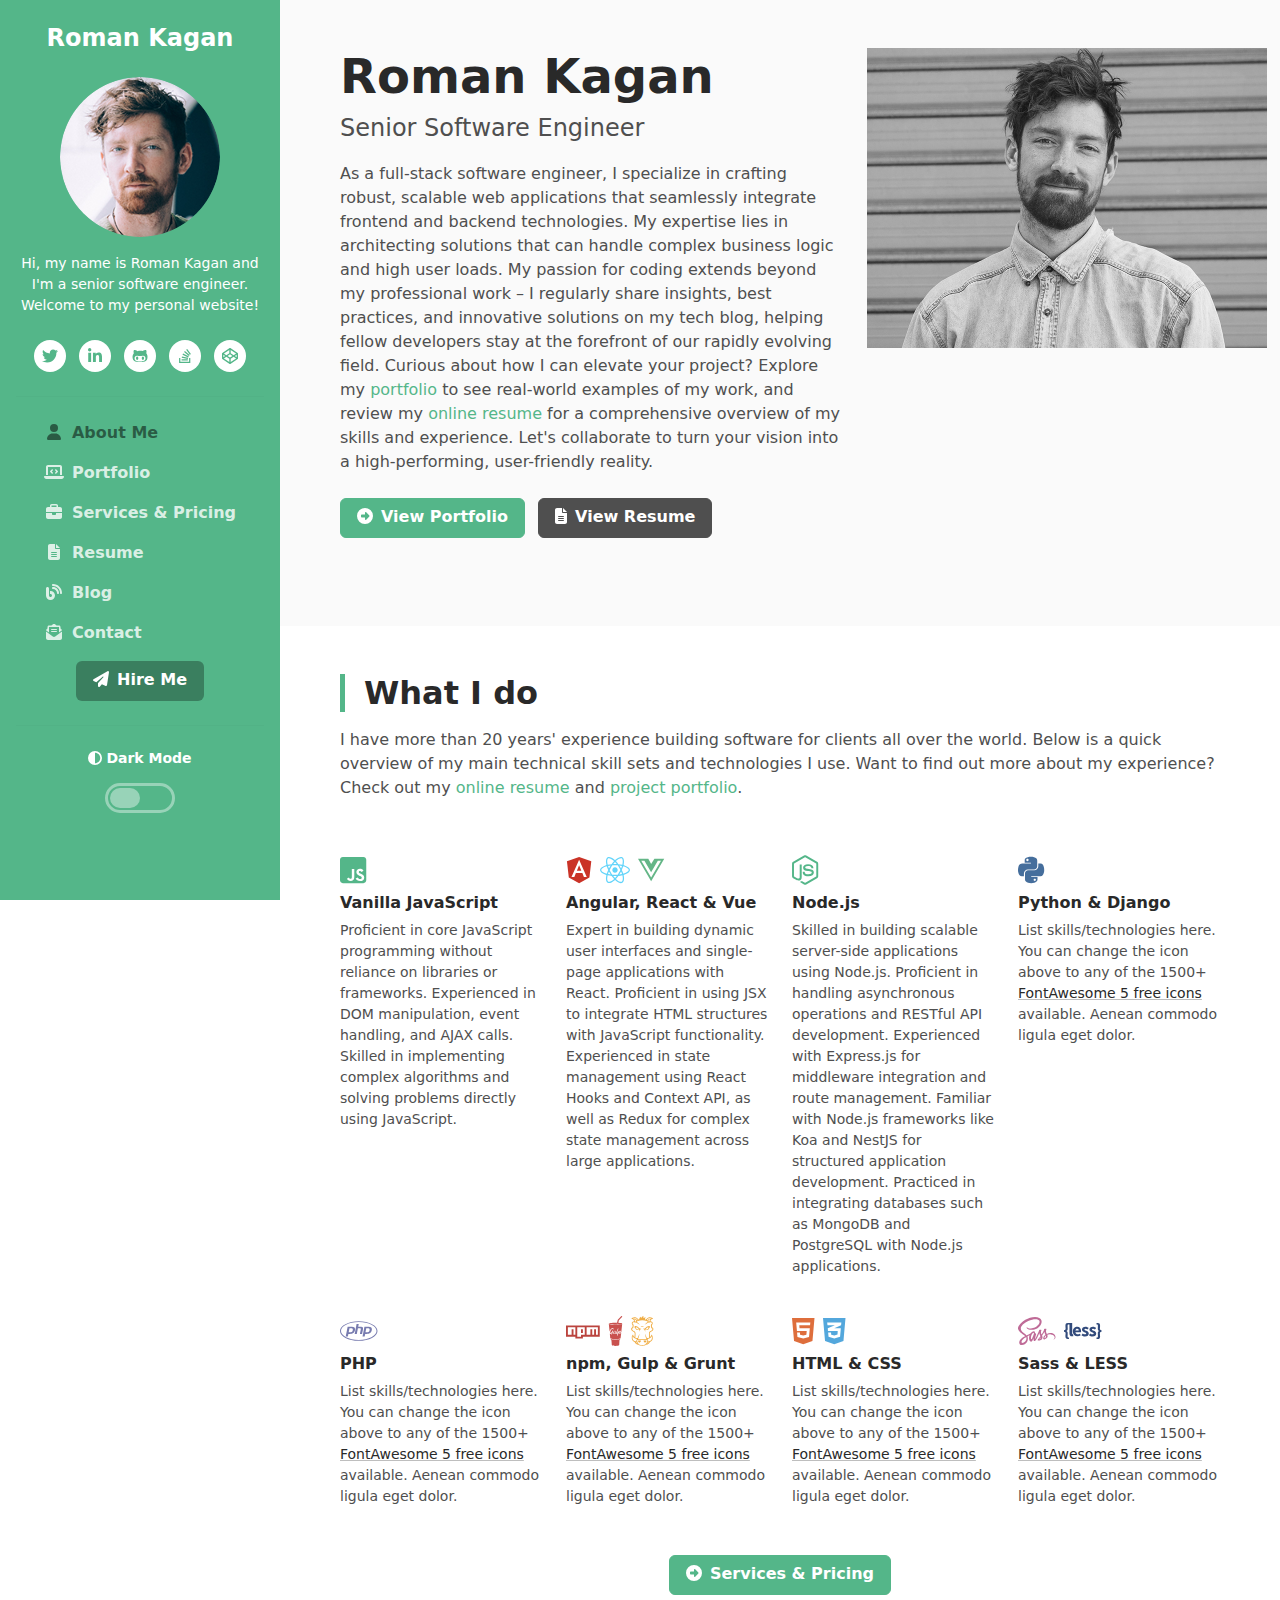
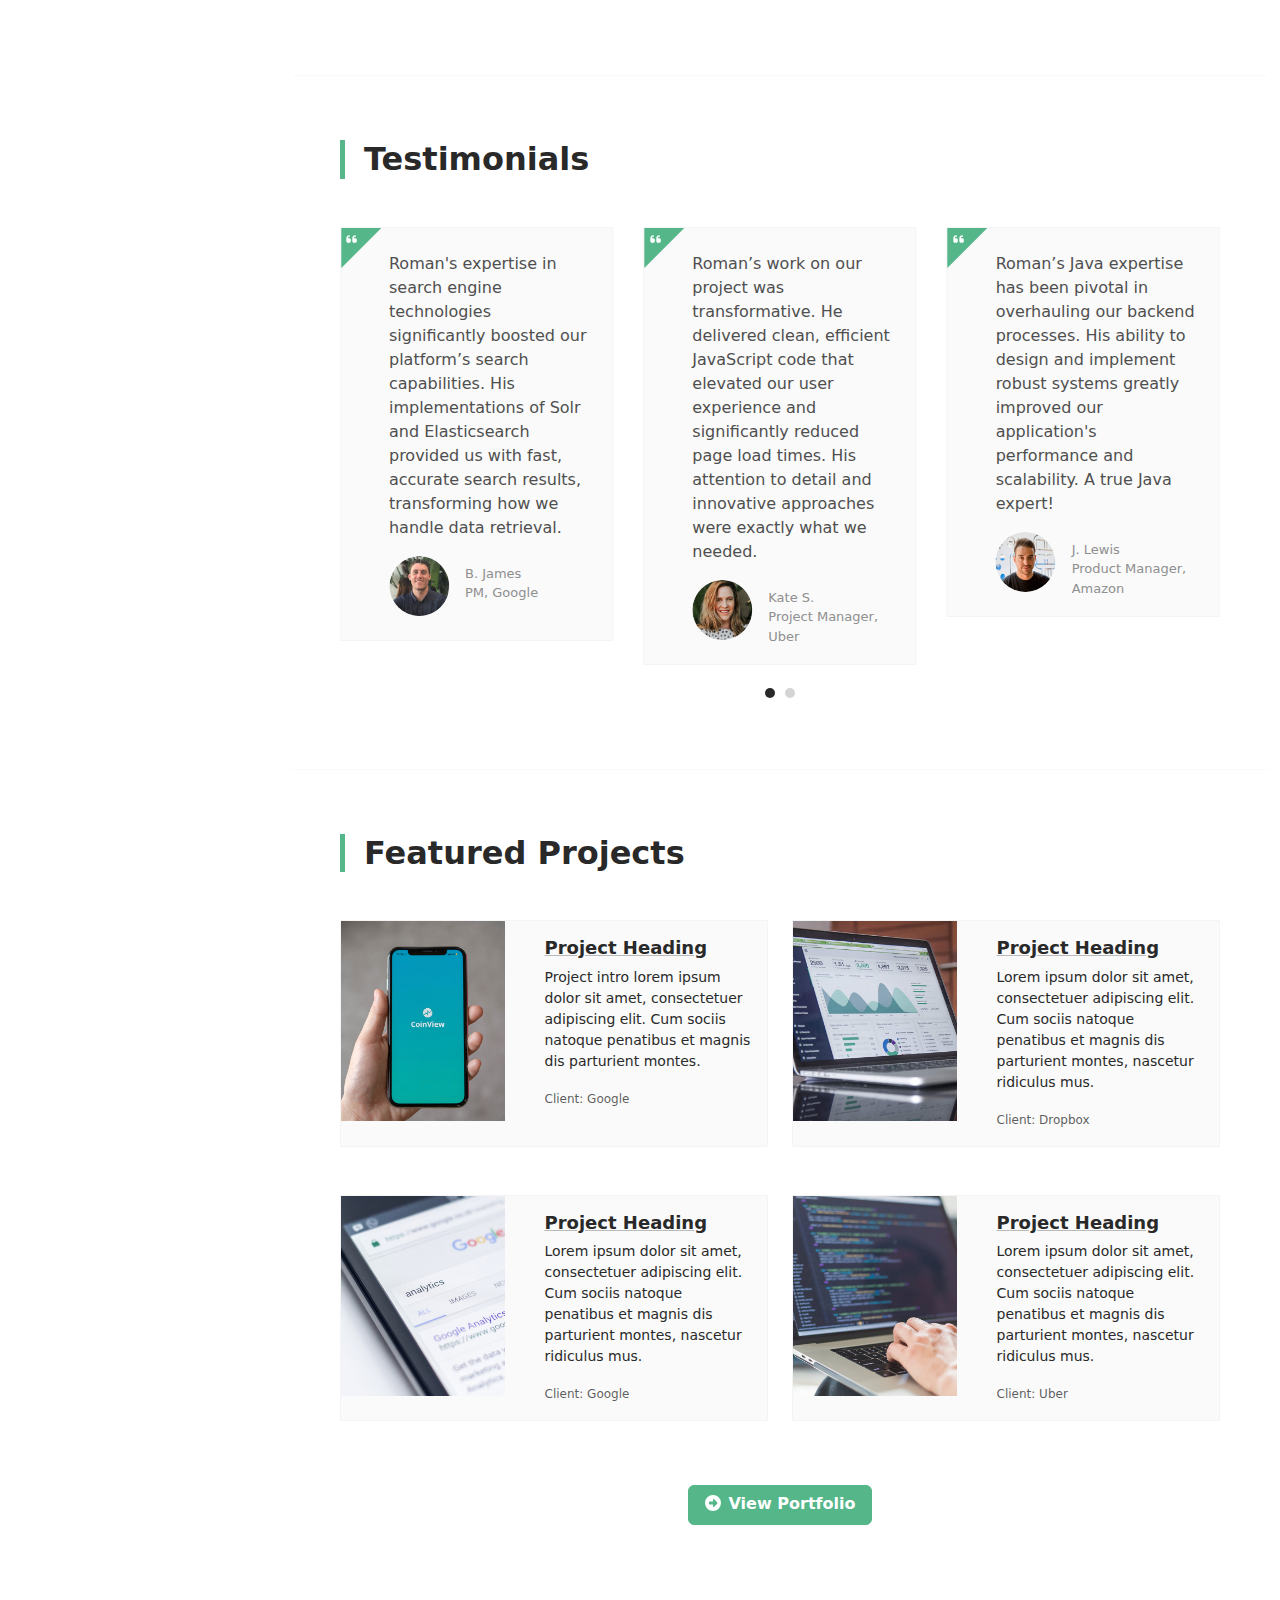
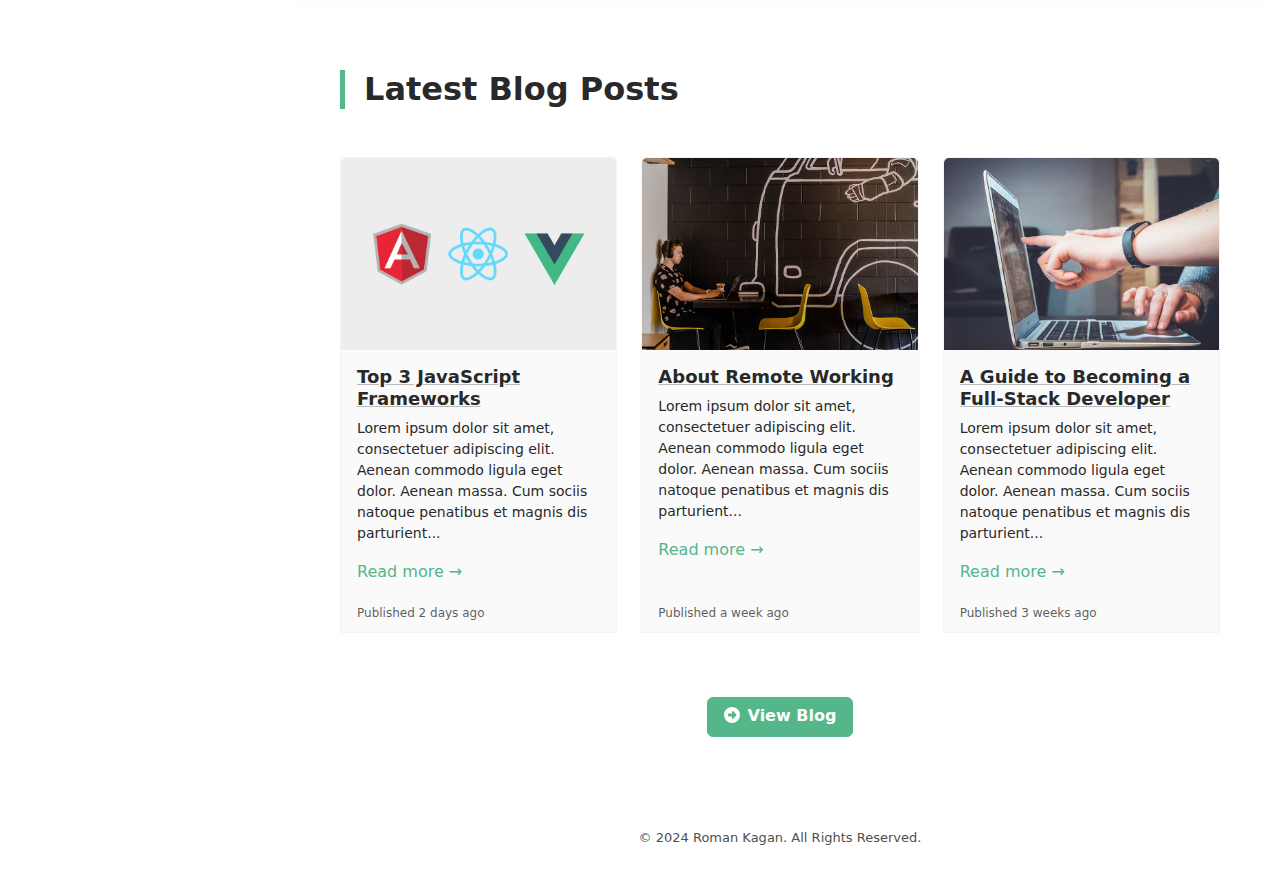
<file: index.html>
<!DOCTYPE html>
<html lang="en"> 
<head>
	<title>Roman's Portfolio</title>
	
	<!-- Meta -->
	<meta charset="utf-8">
	<meta http-equiv="X-UA-Compatible" content="IE=edge">
	<meta name="viewport" content="width=device-width, initial-scale=1.0">
	<meta name="description" content="Roman Kagan">
	<meta name="author" content="Kagan Media">
	<link rel="shortcut icon" href="favicon.ico"> 
	
	<!-- Google Fonts -->
	<link href="https://fonts.googleapis.com/css?family=Roboto:300,400,500,700" rel="stylesheet">
	
	<!-- FontAwesome JS -->
    <script defer src="assets/fontawesome/js/all.js"></script>
    
    <!-- Plugin CSS -->
    <link rel="stylesheet" href="assets/plugins/tiny-slider/tiny-slider.css">

	<!-- Theme CSS -->  
	<link id="theme-style" rel="stylesheet" href="assets/css/theme-1.css">

</head> 

<body>
	
	<header class="header text-center">	    
		<div class="force-overflow">
			<h1 class="blog-name pt-lg-4 mb-0"><a class="no-text-decoration" href="index.html">Roman Kagan</a></h1>
			
			<nav class="navbar navbar-expand-lg navbar-dark" >
				
				<button class="navbar-toggler" type="button" data-bs-toggle="collapse" data-bs-target="#navigation" aria-controls="navigation" aria-expanded="false" aria-label="Toggle navigation">
					<span class="navbar-toggler-icon"></span>
				</button>
				
				<div id="navigation" class="collapse navbar-collapse flex-column" >
					<div class="profile-section pt-3 pt-lg-0">
						<img class="profile-image mb-3 rounded-circle mx-auto" src="assets/images/profile.png" alt="image" >			
						
						<div class="bio mb-3">Hi, my name is Roman Kagan and I'm a senior software engineer. Welcome to my personal website!</div><!--//bio-->
						<ul class="social-list list-inline py-2 mx-auto">
							<li class="list-inline-item"><a href="https://twitter.com/roman_kagan"><i class="fab fa-twitter fa-fw"></i></a></li>
							<li class="list-inline-item"><a href="https://linkedin.com/in/romankagan"><i class="fab fa-linkedin-in fa-fw"></i></a></li>
							<li class="list-inline-item"><a href="https://github.com/RusticRoman"><i class="fab fa-github-alt fa-fw"></i></a></li>
							<li class="list-inline-item"><a href="https://stackoverflow.com/users/117802/roman-kagan"><i class="fab fa-stack-overflow fa-fw"></i></a></li>
							<li class="list-inline-item"><a href="https://codepen.io/Roman-Kagan"><i class="fab fa-codepen fa-fw"></i></a></li>						</ul><!--//social-list-->
						<hr> 
					</div><!--//profile-section-->
					
					<ul class="navbar-nav flex-column text-start">
						<li class="nav-item">
							<a class="nav-link active" href="index.html"><i class="fas fa-user fa-fw me-2"></i>About Me<span class="sr-only">(current)</span></a>
						</li>
						<li class="nav-item">
							<a class="nav-link" href="portfolio.html"><i class="fas fa-laptop-code fa-fw me-2"></i>Portfolio</a>
						</li>
						<li class="nav-item">
							<a class="nav-link" href="services.html"><i class="fas fa-briefcase fa-fw me-2"></i>Services &amp; Pricing</a>
						</li>
						<li class="nav-item">
							<a class="nav-link" href="resume.html"><i class="fas fa-file-alt fa-fw me-2"></i>Resume</a>
						</li>
						<li class="nav-item">
							<a class="nav-link" href="blog-home.html"><i class="fas fa-blog fa-fw me-2"></i>Blog</a>
						</li>
						<li class="nav-item">
							<a class="nav-link" href="contact.html"><i class="fas fa-envelope-open-text fa-fw me-2"></i>Contact</a>
						</li>
<!--						<li class="nav-item dropdown">-->
<!--							<a class="nav-link dropdown-toggle" href="index.html#" id="navbarDropdown" role="button" data-bs-toggle="dropdown" aria-expanded="false">-->
<!--								<i class="fas fa-cogs fa-fw me-2"></i>More Pages-->
<!--							</a>-->
<!--							<ul class="dropdown-menu" aria-labelledby="navbarDropdown">-->
<!--								<li><a class="dropdown-item" href="project.html">Project Page</a></li>-->
<!--								<li><a class="dropdown-item" href="blog-home.html">Blog Home 1</a></li>-->
<!--								<li><a class="dropdown-item" href="blog-home-alt.html">Blog Home 2</a></li>-->
<!--								<li><a class="dropdown-item" href="blog-post.html">Blog Post</a></li>-->
<!--							</ul>-->
<!--						</li>-->
					</ul>
					
					<div class="my-2">
						<a class="btn btn-primary" href="contact.html" target="_blank"><i class="fas fa-paper-plane me-2"></i>Hire Me</a>
					</div>
					
	
					<div class="dark-mode-toggle text-center w-100">
						<hr class="mb-4">
					    <h4 class="toggle-name mb-3 "><i class="fas fa-adjust me-1"></i>Dark Mode</h4>
					    
					    <input class="toggle" id="darkmode" type="checkbox">
					    <label class="toggle-btn mx-auto mb-0" for="darkmode"></label>
					    
					</div><!--//dark-mode-toggle-->
					
				</div>
			</nav>
		</div><!--//force-overflow-->
	</header>
	
	<div class="main-wrapper">		
		<section class="about-me-section p-3 p-lg-5 theme-bg-light">
			<div class="container">
				<div class="profile-teaser row">
					
					<div class="col">
						<h2 class="name font-weight-bold mb-1">Roman Kagan</h2>
						<div class="tagline mb-3">Senior Software Engineer</div>
						<div class="bio mb-4">
							<!--
							I'm a software developer specialised in frontend and backend development for complex scalable web apps.
							I write about software development
							on <a class="text-link" href="blog-home.html">my blog</a>.
							Want to know how I may help your project?
							Check out my <a class="text-link" href="project.html">portfolio</a> and <a class="text-link" href="resume.html">online resume</a>.
							-->
							As a full-stack software engineer, I specialize in crafting robust, scalable web applications that seamlessly integrate frontend and backend technologies. My expertise lies in architecting solutions that can handle complex business logic and high user loads.
							My passion for coding extends beyond my professional work – I regularly share insights, best practices, and innovative solutions on my tech blog, helping fellow developers stay at the forefront of our rapidly evolving field.
							Curious about how I can elevate your project? Explore my <a class="text-link" href="project.html">portfolio</a> to see real-world examples of my work, and review my  <a class="text-link" href="resume.html">online resume</a> for a comprehensive overview of my skills and experience. Let's collaborate to turn your vision into a high-performing, user-friendly reality.
						</div><!--//bio-->
						<div class="mb-4">
							<a class="btn btn-primary me-2 mb-3" href="portfolio.html"><i class="fas fa-arrow-alt-circle-right me-2"></i><span class="d-none d-md-inline">View</span> Portfolio</a>
							<a class="btn btn-secondary mb-3" href="resume.html"><i class="fas fa-file-alt me-2"></i><span class="d-none d-md-inline">View</span> Resume</a>
						</div>
					</div><!--//col-->
					
					<div class="col-md-5 col-lg-5">
					    <img class="profile-image img-fluid mb-3 mb-lg-0 me-md-0" src="assets/images/profile-lg.jpg" alt="">
					</div>
				</div>
			</div>
		</section><!--//about-me-section-->
		
		<section class="overview-section p-3 p-lg-5">
			<div class="container">
				<h2 class="section-title font-weight-bold mb-3">What I do</h2>
				<div class="section-intro mb-5">I have more than 20 years' experience building software for clients all over the world. Below is a quick overview of my main technical skill sets and technologies I use. Want to find out more about my experience? Check out my <a class="text-link" href="resume.html">online resume</a> and <a class="text-link" href="portfolio.html">project portfolio</a>.</div>
				<div class="row">
					<div class="item col-6 col-lg-3">
						<div class="item-inner">
							<div class="item-icon"><i class="fab fa-js-square"></i></div>
							<h3 class="item-title">Vanilla JavaScript</h3>
							<div class="item-desc">Proficient in core JavaScript programming without reliance on libraries or frameworks.
								Experienced in DOM manipulation, event handling, and AJAX calls.
								Skilled in implementing complex algorithms and solving problems directly using JavaScript.
							</div>
						</div><!--//item-inner-->
					</div><!--//item-->
					<div class="item col-6 col-lg-3">
						<div class="item-inner">
							<div class="item-icon"><i class="fab fa-angular me-2"></i><i class="fab fa-react me-2"></i><i class="fab fa-vuejs"></i></div>
							<h3 class="item-title">Angular, React &amp;  Vue</h3>
							<div class="item-desc">Expert in building dynamic user interfaces and single-page applications with React.
								Proficient in using JSX to integrate HTML structures with JavaScript functionality.
								Experienced in state management using React Hooks and Context API, as well as Redux for complex state management across large applications.</div>
						</div><!--//item-inner-->
					</div><!--//item-->
					
					<div class="item col-6 col-lg-3">
						<div class="item-inner">
							<div class="item-icon"><i class="fab fa-node-js"></i></div>
							<h3 class="item-title">Node.js</h3>
							<div class="item-desc">Skilled in building scalable server-side applications using Node.js.
								Proficient in handling asynchronous operations and RESTful API development.
								Experienced with Express.js for middleware integration and route management.
								Familiar with Node.js frameworks like Koa and NestJS for structured application development.
								Practiced in integrating databases such as MongoDB and PostgreSQL with Node.js applications.</div>
						</div><!--//item-inner-->
					</div><!--//item-->
					
					<div class="item col-6 col-lg-3">
						<div class="item-inner">
							<div class="item-icon"><i class="fab fa-python"></i></div>
							<h3 class="item-title">Python &amp; Django</h3>
							<div class="item-desc">List skills/technologies here. You can change the icon above to any of the 1500+ <a class="theme-link" href="https://fontawesome.com/" target="_blank">FontAwesome 5 free icons</a> available. Aenean commodo ligula eget dolor.  </div>
						</div><!--//item-inner-->
					</div><!--//item-->
					<div class="item col-6 col-lg-3">
						<div class="item-inner">
							<div class="item-icon"><i class="fab fa-php"></i></div>
							<h3 class="item-title">PHP</h3>
							<div class="item-desc">List skills/technologies here. You can change the icon above to any of the 1500+ <a class="theme-link" href="https://fontawesome.com/" target="_blank">FontAwesome 5 free icons</a> available. Aenean commodo ligula eget dolor.  </div>
						</div><!--//item-inner-->
					</div><!--//item-->
					<div class="item col-6 col-lg-3">
						<div class="item-inner">
							<div class="item-icon"><i class="fab fa-npm me-2"></i><i class="fab fa-gulp me-2"></i><i class="fab fa-grunt"></i></div>
							<h3 class="item-title">npm, Gulp &amp; Grunt</h3>
							<div class="item-desc">List skills/technologies here. You can change the icon above to any of the 1500+ <a class="theme-link" href="https://fontawesome.com/" target="_blank">FontAwesome 5 free icons</a> available. Aenean commodo ligula eget dolor.  </div>
						</div><!--//item-inner-->
					</div><!--//item-->
					<div class="item col-6 col-lg-3">
						<div class="item-inner">
							<div class="item-icon"><i class="fab fa-html5 me-2"></i><i class="fab fa-css3-alt"></i></div>
							<h3 class="item-title">HTML &amp; CSS</h3>
							<div class="item-desc">List skills/technologies here. You can change the icon above to any of the 1500+ <a class="theme-link" href="https://fontawesome.com/" target="_blank">FontAwesome 5 free icons</a> available. Aenean commodo ligula eget dolor.  </div>
						</div><!--//item-inner-->
					</div><!--//item-->
					<div class="item col-6 col-lg-3">
						<div class="item-inner">
							<div class="item-icon"><i class="fab fa-sass me-2"></i><i class="fab fa-less"></i></div>
							<h3 class="item-title">Sass &amp; LESS</h3>
							<div class="item-desc">List skills/technologies here. You can change the icon above to any of the 1500+ <a class="theme-link" href="https://fontawesome.com/" target="_blank">FontAwesome 5 free icons</a> available. Aenean commodo ligula eget dolor.  </div>
						</div><!--//item-inner-->
					</div><!--//item-->
				</div><!--//row-->
				<div class="text-center py-3"><a href="services.html" class="btn btn-primary"><i class="fas fa-arrow-alt-circle-right me-2"></i>Services &amp; Pricing
					
				</a></div>
				
			</div><!--//container-->
		</section>
		
		<div class="container"><hr></div>
		
		<section class="testimonials-section p-3 p-lg-5">
			<div class="container">
				<h2 class="section-title font-weight-bold mb-5">Testimonials</h2>
				
				<div class="testiomonial-carousel-container">
					<div class="testimonial-carousel  tiny-slider">
	                    <div class="item">
							<div class="item-inner">
								<div class="quote-holder">
									<blockquote class="quote-content">
										Roman's expertise in search engine technologies significantly boosted our platform’s search capabilities. His implementations of Solr and Elasticsearch provided us with fast, accurate search results, transforming how we handle data retrieval.
									</blockquote>
									<i class="fas fa-quote-left"></i>
								</div><!--//quote-holder-->
								<div class="source-holder">
									<div class="source-profile">
										<img src="assets/images/clients/profile-1.png" alt="image"/>
									</div>
									<div class="meta">
										<div class="name">B. James</div>
										<div class="info">PM, Google</div>
									</div>
								</div>
							</div><!--//item-inner-->
						</div><!--//item-->
						
						<div class="item">
							<div class="item-inner">
								<div class="quote-holder">
									<blockquote class="quote-content">
										Roman’s work on our project was transformative. He delivered clean, efficient JavaScript code that elevated our user experience and significantly reduced page load times. His attention to detail and innovative approaches were exactly what we needed.
									</blockquote>
									<i class="fas fa-quote-left"></i>
								</div><!--//quote-holder-->
								<div class="source-holder">
									<div class="source-profile">
										<img src="assets/images/clients/profile-2.png" alt="image"/>
									</div>
									<div class="meta">
										<div class="name">Kate S.</div>
										<div class="info">Project Manager, Uber</div>
									</div>
								</div>
							</div><!--//item-inner-->
						</div><!--//item-->
						
						<div class="item">
							<div class="item-inner">
								<div class="quote-holder">
									<blockquote class="quote-content">
										Roman’s Java expertise has been pivotal in overhauling our backend processes. His ability to design and implement robust systems greatly improved our application's performance and scalability. A true Java expert!
									</blockquote>
									<i class="fas fa-quote-left"></i>
								</div><!--//quote-holder-->
								<div class="source-holder">
									<div class="source-profile">
										<img src="assets/images/clients/profile-3.png" alt="image"/>
									</div>
									<div class="meta">
										<div class="name">J. Lewis</div>
										<div class="info">Product Manager, Amazon</div>
									</div>
								</div>
						    </div><!--//item-inner-->
						</div><!--//item-->
						
						<div class="item">
							<div class="item-inner">
								<div class="quote-holder">
									<blockquote class="quote-content">
										Working with Roman on integrating Scala into our system was a game-changer. His deep understanding of functional programming principles helped us leverage Scala’s capabilities to optimize our data processing workflows.
									</blockquote>
									<i class="fas fa-quote-left"></i>
								</div><!--//quote-holder-->
								<div class="source-holder">
									<div class="source-profile">
										<img src="assets/images/clients/profile-4.png" alt="image"/>
									</div>
									<div class="meta">
										<div class="name">Jamie L.</div>
										<div class="info">Product Manager, Amazon</div>
									</div>
								</div>
						    </div><!--//item-inner-->
						</div><!--//item-->
						
						<div class="item">
							<div class="item-inner">
								<div class="quote-holder">
									<blockquote class="quote-content">
										Roman's contribution to our React projects has been phenomenal. His flair for intuitive UI design paired with his technical prowess in React has greatly enhanced our web applications, making them more interactive and user-friendly.
									</blockquote>
									<i class="fas fa-quote-left"></i>
								</div><!--//quote-holder-->
								<div class="source-holder">
									<div class="source-profile">
										<img src="assets/images/clients/profile-5.png" alt="image"/>
									</div>
									<div class="meta">
										<div class="name">Tanya M.</div>
										<div class="info">Senior Director, Evernorth</div>
									</div>
								</div>
						    </div><!--//item-inner-->
						</div><!--//item-->
						
						<div class="item">
							<div class="item-inner">
								<div class="quote-holder">
									<blockquote class="quote-content">
										Roman has an exceptional grasp of database management. His strategies for optimizing queries and ensuring data integrity have substantially increased our database efficiency and reliability.
									</blockquote>
									<i class="fas fa-quote-left"></i>
								</div><!--//quote-holder-->
								<div class="source-holder">
									<div class="source-profile">
										<img src="assets/images/clients/profile-6.png" alt="image"/>
									</div>
									<div class="meta">
										<div class="name">Bob B.</div>
										<div class="info">Data Engineering, McKesson</div>
									</div>
								</div>
						    </div><!--//item-inner-->
						</div><!--//item-->
					</div><!--//testimonial-carousel-->	
				</div><!--//testimonial-carousel-container-->	
			</div><!--//container-->
		</section><!--//testimonials-section-->
		
		<div class="container"><hr></div>
		
		<section class="featured-section p-3 p-lg-5">
			<div class="container">
				<h2 class="section-title font-weight-bold mb-5">Featured Projects</h2>
				<div class="row">
					<div class="col-md-6 mb-5">
						<div class="card project-card">
							<div class="row no-gutters">
								<div class="col-12 col-xl-5 card-img-holder">
									<img src="assets/images/project/project-1.jpg" class="card-img" alt="image">
								</div>
								<div class="col-12 col-xl-7">
									<div class="card-body">
										<h5 class="card-title"><a href="project.html" class="theme-link">Project Heading</a></h5>
										<p class="card-text">Project intro lorem ipsum dolor sit amet, consectetuer adipiscing elit. Cum sociis natoque penatibus et magnis dis parturient montes.</p>
										<p class="card-text"><small class="text-muted">Client: Google</small></p>
									</div>
								</div>
							</div>
							<div class="link-mask">
								<a class="link-mask-link" href="project.html"></a>
								<div class="link-mask-text">
									<a class="btn btn-secondary" href="project.html">
										<i class="fas fa-eye me-2"></i>View Case Study
									</a>
								</div>
							</div><!--//link-mask-->
						</div><!--//card-->
					</div><!--//col-->
					<div class="col-md-6 mb-5">	
						<div class="card project-card">
							<div class="row no-gutters">
								<div class="col-12 col-xl-5 card-img-holder">
									<img src="assets/images/project/project-2.jpg" class="card-img" alt="image">
								</div>
								<div class="col-12 col-xl-7">
									<div class="card-body">
										<h5 class="card-title"><a href="project.html" class="theme-link">Project Heading</a></h5>
										<p class="card-text">Lorem ipsum dolor sit amet, consectetuer adipiscing elit. Cum sociis natoque penatibus et magnis dis parturient montes, nascetur ridiculus mus. </p>
										<p class="card-text"><small class="text-muted">Client: Dropbox</small></p>
									</div>
								</div>
							</div>
							<div class="link-mask">
								<a class="link-mask-link" href="project.html"></a>
								<div class="link-mask-text">
									<a class="btn btn-secondary" href="project.html">
										<i class="fas fa-eye me-2"></i>View Case Study
									</a>
								</div>
							</div><!--//link-mask-->
						</div><!--//card-->
					</div><!--//col-->
					<div class="col-md-6 mb-5">
						<div class="card project-card">
							<div class="row no-gutters">
								<div class="col-12 col-xl-5 card-img-holder">
									<img src="assets/images/project/project-3.jpg" class="card-img" alt="image">
								</div>
								<div class="col-12 col-xl-7">
									<div class="card-body">
										<h5 class="card-title"><a href="project.html" class="theme-link">Project Heading</a></h5>
										<p class="card-text">Lorem ipsum dolor sit amet, consectetuer adipiscing elit. Cum sociis natoque penatibus et magnis dis parturient montes, nascetur ridiculus mus. </p>
										<p class="card-text"><small class="text-muted">Client: Google</small></p>
									</div>
								</div>
							</div>
							<div class="link-mask">
								<a class="link-mask-link" href="project.html"></a>
								<div class="link-mask-text">
									<a class="btn btn-secondary" href="project.html">
										<i class="fas fa-eye me-2"></i>View Case Study
									</a>
								</div>
							</div><!--//link-mask-->
						</div><!--//card-->
					</div><!--//col-->
					<div class="col-md-6 mb-5">
						<div class="card project-card">
							<div class="row no-gutters">
								<div class="col-12 col-xl-5 card-img-holder">
									<img src="assets/images/project/project-4.jpg" class="card-img" alt="image">
								</div>
								<div class="col-12 col-xl-7">
									<div class="card-body">
										<h5 class="card-title"><a href="project.html" class="theme-link">Project Heading</a></h5>
										<p class="card-text">Lorem ipsum dolor sit amet, consectetuer adipiscing elit. Cum sociis natoque penatibus et magnis dis parturient montes, nascetur ridiculus mus. </p>
										<p class="card-text"><small class="text-muted">Client: Uber</small></p>
									</div>
								</div>
							</div>
							<div class="link-mask">
								<a class="link-mask-link" href="project.html"></a>
								<div class="link-mask-text">
									<a class="btn btn-secondary" href="project.html">
										<i class="fas fa-eye me-2"></i>View Case Study
									</a>
								</div>
							</div><!--//link-mask-->
						</div><!--//card-->
					</div><!--//col-->
				</div><!--//row-->
				<div class="text-center py-3"><a href="portfolio.html" class="btn btn-primary"><i class="fas fa-arrow-alt-circle-right me-2"></i>View Portfolio</a></div>
				
			</div><!--//container-->
		</section><!--//featured-section-->
		
		<div class="container"><hr></div>
		
		<section class="latest-blog-section p-3 p-lg-5">
			<div class="container">
				<h2 class="section-title font-weight-bold mb-5">Latest Blog Posts</h2>
				<div class="row">
					<div class="col-md-4 mb-5">
						<div class="card blog-post-card">
							<img class="card-img-top" src="assets/images/blog/blog-post-thumb-card-1.jpg" alt="image">
							<div class="card-body">
								<h5 class="card-title"><a class="theme-link" href="blog-post.html">Top 3 JavaScript Frameworks</a></h5>
								<p class="card-text">Lorem ipsum dolor sit amet, consectetuer adipiscing elit. Aenean commodo ligula eget dolor. Aenean massa. Cum sociis natoque penatibus et magnis dis parturient...</p>
								<p class="mb-0"><a class="text-link" href="blog-post.html">Read more &rarr;</a></p>
								
							</div>
							<div class="card-footer">
								<small class="text-muted">Published 2 days ago</small>
							</div>
						</div><!--//card-->
					</div><!--//col-->
					<div class="col-md-4 mb-5">
						<div class="card blog-post-card">
							<img class="card-img-top" src="assets/images/blog/blog-post-thumb-card-2.jpg" alt="image">
							<div class="card-body">
								<h5 class="card-title"><a class="theme-link" href="blog-post.html">About Remote Working</a></h5>
								<p class="card-text">Lorem ipsum dolor sit amet, consectetuer adipiscing elit. Aenean commodo ligula eget dolor. Aenean massa. Cum sociis natoque penatibus et magnis dis parturient...</p>
								<p class="mb-0"><a class="text-link" href="blog-post.html">Read more &rarr;</a></p>
							</div>
							<div class="card-footer">
								<small class="text-muted">Published a week ago</small>
								
							</div>
						</div><!--//card-->
					</div><!--//col-->
					<div class="col-md-4 mb-5">
						<div class="card blog-post-card">
							<img class="card-img-top" src="assets/images/blog/blog-post-thumb-card-3.jpg" alt="image">
							<div class="card-body">
								<h5 class="card-title"><a class="theme-link" href="blog-post.html">A Guide to Becoming a Full-Stack Developer</a></h5>
								<p class="card-text">Lorem ipsum dolor sit amet, consectetuer adipiscing elit. Aenean commodo ligula eget dolor. Aenean massa. Cum sociis natoque penatibus et magnis dis parturient...</p>
								<p class="mb-0"><a class="text-link" href="blog-post.html">Read more &rarr;</a></p>
							</div>
							<div class="card-footer">
								<small class="text-muted">Published 3 weeks ago</small>
							</div>
						</div><!--//card-->
					</div><!--//col-->
				</div><!--//row-->
				<div class="text-center py-3"><a href="blog-home.html" class="btn btn-primary"><i class="fas fa-arrow-alt-circle-right me-2"></i>View Blog</a></div>
			</div><!--//container-->
			
		</section><!--//latest-blog-section-->

		<footer class="footer text-center py-4">
			<small class="copyright">© 2024 Roman Kagan. All Rights Reserved.</small>
		</footer>
		
	</div><!--//main-wrapper-->

	<!-- *****CONFIGURE STYLE (REMOVE ON YOUR PRODUCTION SITE)****** -->  
	<!-- <div id="config-panel" class="config-panel config-panel-hide d-none d-lg-block">
		<div class="panel-inner">
			<a id="config-trigger" class="config-trigger text-center" href="index.html#"><i class="fas fa-cog mx-auto" data-fa-transform="down-6" ></i></a>
			<h5 class="panel-title">Choose Color</h5>
			<ul id="color-options" class="list-inline mb-0">
				<li class="theme-1 active list-inline-item"><a data-style="assets/css/theme-1.css" href="index.html#"></a></li>
				<li class="theme-2  list-inline-item"><a data-style="assets/css/theme-2.css" href="index.html#"></a></li>
				<li class="theme-3  list-inline-item"><a data-style="assets/css/theme-3.css" href="index.html#"></a></li>
				<li class="theme-4  list-inline-item"><a data-style="assets/css/theme-4.css" href="index.html#"></a></li>
				<li class="theme-5  list-inline-item"><a data-style="assets/css/theme-5.css" href="index.html#"></a></li>
				<li class="theme-6  list-inline-item"><a data-style="assets/css/theme-6.css" href="index.html#"></a></li>
				<li class="theme-7  list-inline-item"><a data-style="assets/css/theme-7.css" href="index.html#"></a></li>
				<li class="theme-8  list-inline-item"><a data-style="assets/css/theme-8.css" href="index.html#"></a></li>
				<li class="theme-9  list-inline-item"><a data-style="assets/css/theme-9.css" href="index.html#"></a></li>
				<li class="theme-10  list-inline-item"><a data-style="assets/css/theme-10.css" href="index.html#"></a></li>
			</ul>
			<a id="config-close" class="close" href="index.html#"><i class="fa fa-times-circle"></i></a>
		</div>
	</div> -->

	<!-- Javascript -->
	<script src="assets/plugins/popper.min.js"></script> 
	<script src="assets/plugins/bootstrap/js/bootstrap.min.js"></script>
	
	<script src="assets/plugins/tiny-slider/min/tiny-slider.js"></script>
	<script src="assets/js/testimonials.js"></script>

	<!-- Style Switcher (REMOVE ON YOUR PRODUCTION SITE) -->
	<script src="assets/js/demo/style-switcher.js"></script>
	
	<!-- Dark Mode -->
	<script src="assets/plugins/js-cookie.min.js"></script>
	<script src="assets/js/dark-mode.js"></script>   
	
</body>
</html>
</file>
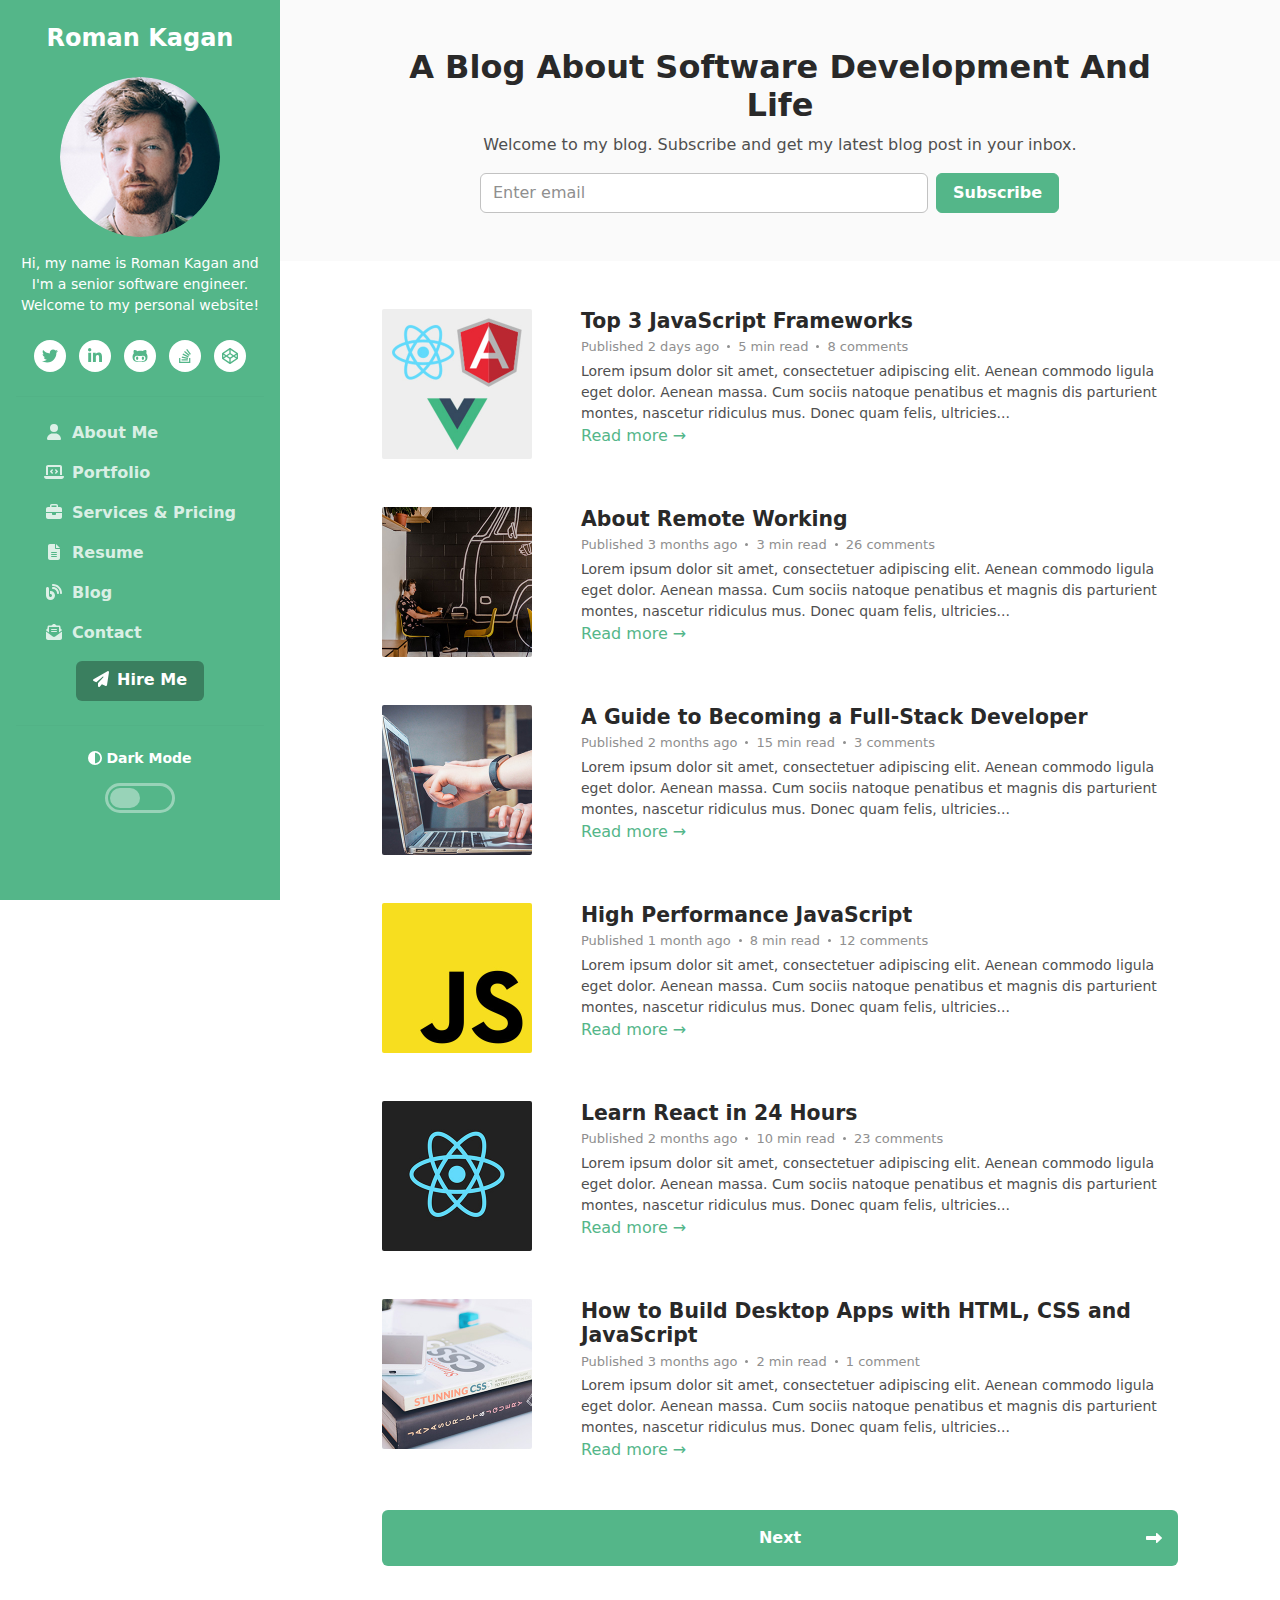
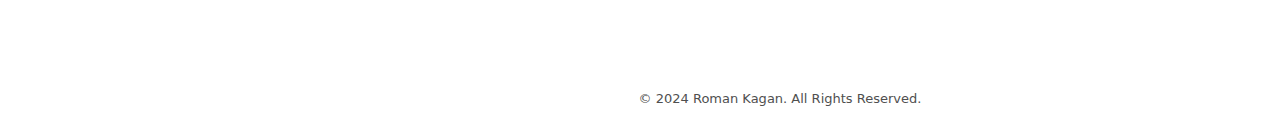
<file: blog-home-alt.html>
<!DOCTYPE html>
<html lang="en"> 
<head>
    <title>Roman Kagan</title>
    
    <!-- Meta -->
    <meta charset="utf-8">
    <meta http-equiv="X-UA-Compatible" content="IE=edge">
    <meta name="viewport" content="width=device-width, initial-scale=1.0">
    <meta name="description" content="Roman Kagan">
    <meta name="author" content="Kagan Media">
    <link rel="shortcut icon" href="favicon.ico"> 
    
    <!-- Google Fonts -->
	<link href="https://fonts.googleapis.com/css?family=Roboto:300,400,500,700" rel="stylesheet">
    
    <!-- FontAwesome JS -->
    <script defer src="assets/fontawesome/js/all.js"></script>
    
    <!-- Theme CSS -->  
    <link id="theme-style" rel="stylesheet" href="assets/css/theme-1.css">

</head> 

<body>
    
    <header class="header text-center">	    
		<div class="force-overflow">
			<h1 class="blog-name pt-lg-4 mb-0"><a class="no-text-decoration" href="index.html">Roman Kagan</a></h1>
			
			<nav class="navbar navbar-expand-lg navbar-dark" >
				
				<button class="navbar-toggler" type="button" data-bs-toggle="collapse" data-bs-target="#navigation" aria-controls="navigation" aria-expanded="false" aria-label="Toggle navigation">
					<span class="navbar-toggler-icon"></span>
				</button>
				
				<div id="navigation" class="collapse navbar-collapse flex-column" >
					<div class="profile-section pt-3 pt-lg-0">
						<img class="profile-image mb-3 rounded-circle mx-auto" src="assets/images/profile.png" alt="image" >			
						
						<div class="bio mb-3">Hi, my name is Roman Kagan and I'm a senior software engineer. Welcome to my personal website!</div><!--//bio-->
						<ul class="social-list list-inline py-2 mx-auto">
							<li class="list-inline-item"><a href="https://twitter.com/roman_kagan"><i class="fab fa-twitter fa-fw"></i></a></li>
							<li class="list-inline-item"><a href="https://linkedin.com/in/romankagan"><i class="fab fa-linkedin-in fa-fw"></i></a></li>
							<li class="list-inline-item"><a href="https://github.com/RusticRoman"><i class="fab fa-github-alt fa-fw"></i></a></li>
							<li class="list-inline-item"><a href="https://stackoverflow.com/users/117802/roman-kagan"><i class="fab fa-stack-overflow fa-fw"></i></a></li>
							<li class="list-inline-item"><a href="https://codepen.io/Roman-Kagan"><i class="fab fa-codepen fa-fw"></i></a></li>
						</ul><!--//social-list-->
						<hr> 
					</div><!--//profile-section-->
					
					<ul class="navbar-nav flex-column text-start">
						<li class="nav-item">
							<a class="nav-link" href="index.html"><i class="fas fa-user fa-fw me-2"></i>About Me</a>
						</li>
						<li class="nav-item">
							<a class="nav-link" href="portfolio.html"><i class="fas fa-laptop-code fa-fw me-2"></i>Portfolio</a>
						</li>
						<li class="nav-item">
							<a class="nav-link" href="services.html"><i class="fas fa-briefcase fa-fw me-2"></i>Services &amp; Pricing</a>
						</li>
						<li class="nav-item">
							<a class="nav-link" href="resume.html"><i class="fas fa-file-alt fa-fw me-2"></i>Resume</a>
						</li>
						<li class="nav-item">
							<a class="nav-link" href="blog-home.html"><i class="fas fa-blog fa-fw me-2"></i>Blog</a>
						</li>
						<li class="nav-item">
							<a class="nav-link" href="contact.html"><i class="fas fa-envelope-open-text fa-fw me-2"></i>Contact</a>
						</li>
<!--						<li class="nav-item dropdown">-->
<!--							<a class="nav-link dropdown-toggle" href="blog-home-alt.html#" id="navbarDropdown" role="button" data-bs-toggle="dropdown" aria-expanded="false">-->
<!--								<i class="fas fa-cogs fa-fw me-2"></i>More Pages-->
<!--							</a>-->
<!--							<ul class="dropdown-menu" aria-labelledby="navbarDropdown">-->
<!--								<li><a class="dropdown-item" href="project.html">Project Page</a></li>-->
<!--								<li><a class="dropdown-item" href="blog-home.html">Blog Home 1</a></li>-->
<!--								<li><a class="dropdown-item" href="blog-home-alt.html">Blog Home 2</a></li>-->
<!--								<li><a class="dropdown-item" href="blog-post.html">Blog Post</a></li>-->
<!--							</ul>-->
<!--						</li>-->
					</ul>
					
					<div class="my-2">
						<a class="btn btn-primary" href="contact.html" target="_blank"><i class="fas fa-paper-plane me-2"></i>Hire Me</a>
					</div>
					
	
					<div class="dark-mode-toggle text-center w-100">
						<hr class="mb-4">
					    <h4 class="toggle-name mb-3 "><i class="fas fa-adjust me-1"></i>Dark Mode</h4>
					    
					    <input class="toggle" id="darkmode" type="checkbox">
					    <label class="toggle-btn mx-auto mb-0" for="darkmode"></label>
					    
					</div><!--//dark-mode-toggle-->
				</div>
			</nav>
		</div><!--//force-overflow-->
	</header>
	    
    <div class="main-wrapper">
	    <section class="cta-section theme-bg-light py-5">
		    <div class="container text-center single-col-max-width">
			    <h2 class="heading">A Blog About Software Development And Life</h2>
			    <div class="intro">Welcome to my blog. Subscribe and get my latest blog post in your inbox.</div>
			    <div class="single-form-max-width pt-3 mx-auto">
				    <form class="signup-form row g-2 g-lg-2 align-items-center">
	                    <div class="col-12 col-md-9">
	                        <label class="sr-only" for="semail">Your email</label>
	                        <input type="email" id="semail" name="semail1" class="form-control me-md-1 semail" placeholder="Enter email">
	                    </div>
	                    <div class="col-12 col-md-2">
	                        <button type="submit" class="btn btn-primary">Subscribe</button>
	                    </div>
	                </form><!--//signup-form-->
			    </div><!--//single-form-max-width-->
		    </div><!--//container-->
	    </section>
	    <section class="blog-list px-3 py-5 p-md-5">
		    <div class="container single-col-max-width">
			    <div class="item mb-5">
				    <div class="row g-3 g-xl-0">
					    <div class="col-2 col-xl-3">
					        <img class="img-fluid post-thumb " src="assets/images/blog/blog-post-thumb-1.jpg" alt="image">
					    </div>
					    <div class="col">
						    <h3 class="title mb-1"><a class="text-link" href="blog-post.html">Top 3 JavaScript Frameworks</a></h3>
						    <div class="meta mb-1"><span class="date">Published 2 days ago</span><span class="time">5 min read</span><span class="comment"><a class="text-link" href="blog-home-alt.html#">8 comments</a></span></div>
						    <div class="intro">Lorem ipsum dolor sit amet, consectetuer adipiscing elit. Aenean commodo ligula eget dolor. Aenean massa. Cum sociis natoque penatibus et magnis dis parturient montes, nascetur ridiculus mus. Donec quam felis, ultricies...</div>
						    <a class="text-link" href="blog-post.html">Read more &rarr;</a>
					    </div><!--//col-->
				    </div><!--//row-->
			    </div><!--//item-->
			    <div class="item mb-5">
				    <div class="row g-3 g-xl-0">
					    <div class="col-2 col-xl-3">
					        <img class="img-fluid post-thumb " src="assets/images/blog/blog-post-thumb-2.jpg" alt="image">
					    </div>
					    <div class="col">
						    <h3 class="title mb-1"><a class="text-link" href="blog-post.html">About Remote Working</a></h3>
						    <div class="meta mb-1"><span class="date">Published 3 months ago</span><span class="time">3 min read</span><span class="comment"><a class="text-link" href="blog-home-alt.html#">26 comments</a></span></div>
						    <div class="intro">Lorem ipsum dolor sit amet, consectetuer adipiscing elit. Aenean commodo ligula eget dolor. Aenean massa. Cum sociis natoque penatibus et magnis dis parturient montes, nascetur ridiculus mus. Donec quam felis, ultricies...</div>
						    <a class="text-link" href="blog-post.html">Read more &rarr;</a>
					    </div><!--//col-->
				    </div><!--//row-->
			    </div><!--//item-->
			    
			    <div class="item mb-5">
				    <div class="row g-3 g-xl-0">
					    <div class="col-2 col-xl-3">
					        <img class="img-fluid post-thumb" src="assets/images/blog/blog-post-thumb-3.jpg" alt="image">
					    </div>
					    <div class="col">
						    <h3 class="title mb-1"><a class="text-link" href="blog-post.html">A Guide to Becoming a Full-Stack Developer</a></h3>
						    <div class="meta mb-1"><span class="date">Published 2 months ago</span><span class="time">15 min read</span><span class="comment"><a class="text-link" href="blog-home-alt.html#">3 comments</a></span></div>
						    <div class="intro">Lorem ipsum dolor sit amet, consectetuer adipiscing elit. Aenean commodo ligula eget dolor. Aenean massa. Cum sociis natoque penatibus et magnis dis parturient montes, nascetur ridiculus mus. Donec quam felis, ultricies...</div>
						    <a class="text-link" href="blog-post.html">Read more &rarr;</a>
					    </div><!--//col-->
				    </div><!--//row-->
			    </div><!--//item-->
			    
			    <div class="item mb-5">
				    <div class="row g-3 g-xl-0">
					    <div class="col-2 col-xl-3">
					        <img class="img-fluid post-thumb" src="assets/images/blog/blog-post-thumb-4.jpg" alt="image">
					    </div>
					    <div class="col">
						    <h3 class="title mb-1"><a class="text-link" href="blog-post.html">High Performance JavaScript</a></h3>
						    <div class="meta mb-1"><span class="date">Published 1 month ago</span><span class="time">8 min read</span><span class="comment"><a class="text-link" href="blog-home-alt.html#">12 comments</a></span></div>
						    <div class="intro">Lorem ipsum dolor sit amet, consectetuer adipiscing elit. Aenean commodo ligula eget dolor. Aenean massa. Cum sociis natoque penatibus et magnis dis parturient montes, nascetur ridiculus mus. Donec quam felis, ultricies...</div>
						    <a class="text-link" href="blog-post.html">Read more &rarr;</a>
					    </div><!--//col-->
				    </div><!--//row-->
			    </div><!--//item-->
			    
			    
			    <div class="item mb-5">
				    <div class="row g-3 g-xl-0">
					    <div class="col-2 col-xl-3">
					        <img class="img-fluid post-thumb" src="assets/images/blog/blog-post-thumb-5.jpg" alt="image">
					    </div>
					    <div class="col">
						    <h3 class="title mb-1"><a class="text-link" href="blog-post.html">Learn React in 24 Hours</a></h3>
						    <div class="meta mb-1"><span class="date">Published 2 months ago</span><span class="time">10 min read</span><span class="comment"><a class="text-link" href="blog-home-alt.html#">23 comments</a></span></div>
						    <div class="intro">Lorem ipsum dolor sit amet, consectetuer adipiscing elit. Aenean commodo ligula eget dolor. Aenean massa. Cum sociis natoque penatibus et magnis dis parturient montes, nascetur ridiculus mus. Donec quam felis, ultricies...</div>
						    <a class="text-link" href="blog-post.html">Read more &rarr;</a>
					    </div><!--//col-->
				    </div><!--//row-->
			    </div><!--//item-->
			    
			    <div class="item">
				    <div class="row g-3 g-xl-0">
					    <div class="col-2 col-xl-3">
					        <img class="img-fluid post-thumb" src="assets/images/blog/blog-post-thumb-6.jpg" alt="image">
					    </div>
					    <div class="col">
						    <h3 class="title mb-1"><a class="text-link" href="blog-post.html">How to Build Desktop Apps with HTML, CSS and JavaScript</a></h3>
						    <div class="meta mb-1"><span class="date">Published 3 months ago</span><span class="time">2 min read</span><span class="comment"><a class="text-link" href="blog-home-alt.html#">1 comment</a></span></div>
						    <div class="intro">Lorem ipsum dolor sit amet, consectetuer adipiscing elit. Aenean commodo ligula eget dolor. Aenean massa. Cum sociis natoque penatibus et magnis dis parturient montes, nascetur ridiculus mus. Donec quam felis, ultricies...</div>
						    <a class="text-link" href="blog-post.html">Read more &rarr;</a>
					    </div><!--//col-->
				    </div><!--//row-->
			    </div><!--//item-->
			    
			    <nav class="blog-nav nav nav-justified my-5">
				  <a class="nav-link-prev nav-item nav-link d-none rounded-left" href="blog-home-alt.html#">Previous<i class="arrow-prev fas fa-long-arrow-alt-left"></i></a>
				  <a class="nav-link-next nav-item nav-link rounded" href="blog-home-alt.html#">Next<i class="arrow-next fas fa-long-arrow-alt-right"></i></a>
				</nav>
				
		    </div>
	    </section>
	    <footer class="footer text-center py-4">
			<small class="copyright">© 2024 Roman Kagan. All Rights Reserved.</small>
		</footer>
    
    </div><!--//main-wrapper-->
    
	<!-- <div id="config-panel" class="config-panel config-panel-hide d-none d-lg-block">
		<div class="panel-inner">
			<a id="config-trigger" class="config-trigger text-center" href="blog-home-alt.html#"><i class="fas fa-cog mx-auto" data-fa-transform="down-6" ></i></a>
			<h5 class="panel-title">Choose Color</h5>
			<ul id="color-options" class="list-inline mb-0">
				<li class="theme-1 active list-inline-item"><a data-style="assets/css/theme-1.css" href="blog-home-alt.html#"></a></li>
				<li class="theme-2  list-inline-item"><a data-style="assets/css/theme-2.css" href="blog-home-alt.html#"></a></li>
				<li class="theme-3  list-inline-item"><a data-style="assets/css/theme-3.css" href="blog-home-alt.html#"></a></li>
				<li class="theme-4  list-inline-item"><a data-style="assets/css/theme-4.css" href="blog-home-alt.html#"></a></li>
				<li class="theme-5  list-inline-item"><a data-style="assets/css/theme-5.css" href="blog-home-alt.html#"></a></li>
				<li class="theme-6  list-inline-item"><a data-style="assets/css/theme-6.css" href="blog-home-alt.html#"></a></li>
				<li class="theme-7  list-inline-item"><a data-style="assets/css/theme-7.css" href="blog-home-alt.html#"></a></li>
				<li class="theme-8  list-inline-item"><a data-style="assets/css/theme-8.css" href="blog-home-alt.html#"></a></li>
				<li class="theme-9  list-inline-item"><a data-style="assets/css/theme-9.css" href="blog-home-alt.html#"></a></li>
				<li class="theme-10  list-inline-item"><a data-style="assets/css/theme-10.css" href="blog-home-alt.html#"></a></li>
			</ul>
			<a id="config-close" class="close" href="blog-home-alt.html#"><i class="fa fa-times-circle"></i></a>
		</div>
	</div> -->

    <!-- Javascript -->          
    <script src="assets/plugins/popper.min.js"></script> 
    <script src="assets/plugins/bootstrap/js/bootstrap.min.js"></script> 
    
    <!-- Dark Mode -->
	<script src="assets/plugins/js-cookie.min.js"></script>
	<script src="assets/js/dark-mode.js"></script>

    <!-- Style Switcher (REMOVE ON YOUR PRODUCTION SITE) -->
    <script src="assets/js/demo/style-switcher.js"></script>     
    

</body>
</html>
</file>
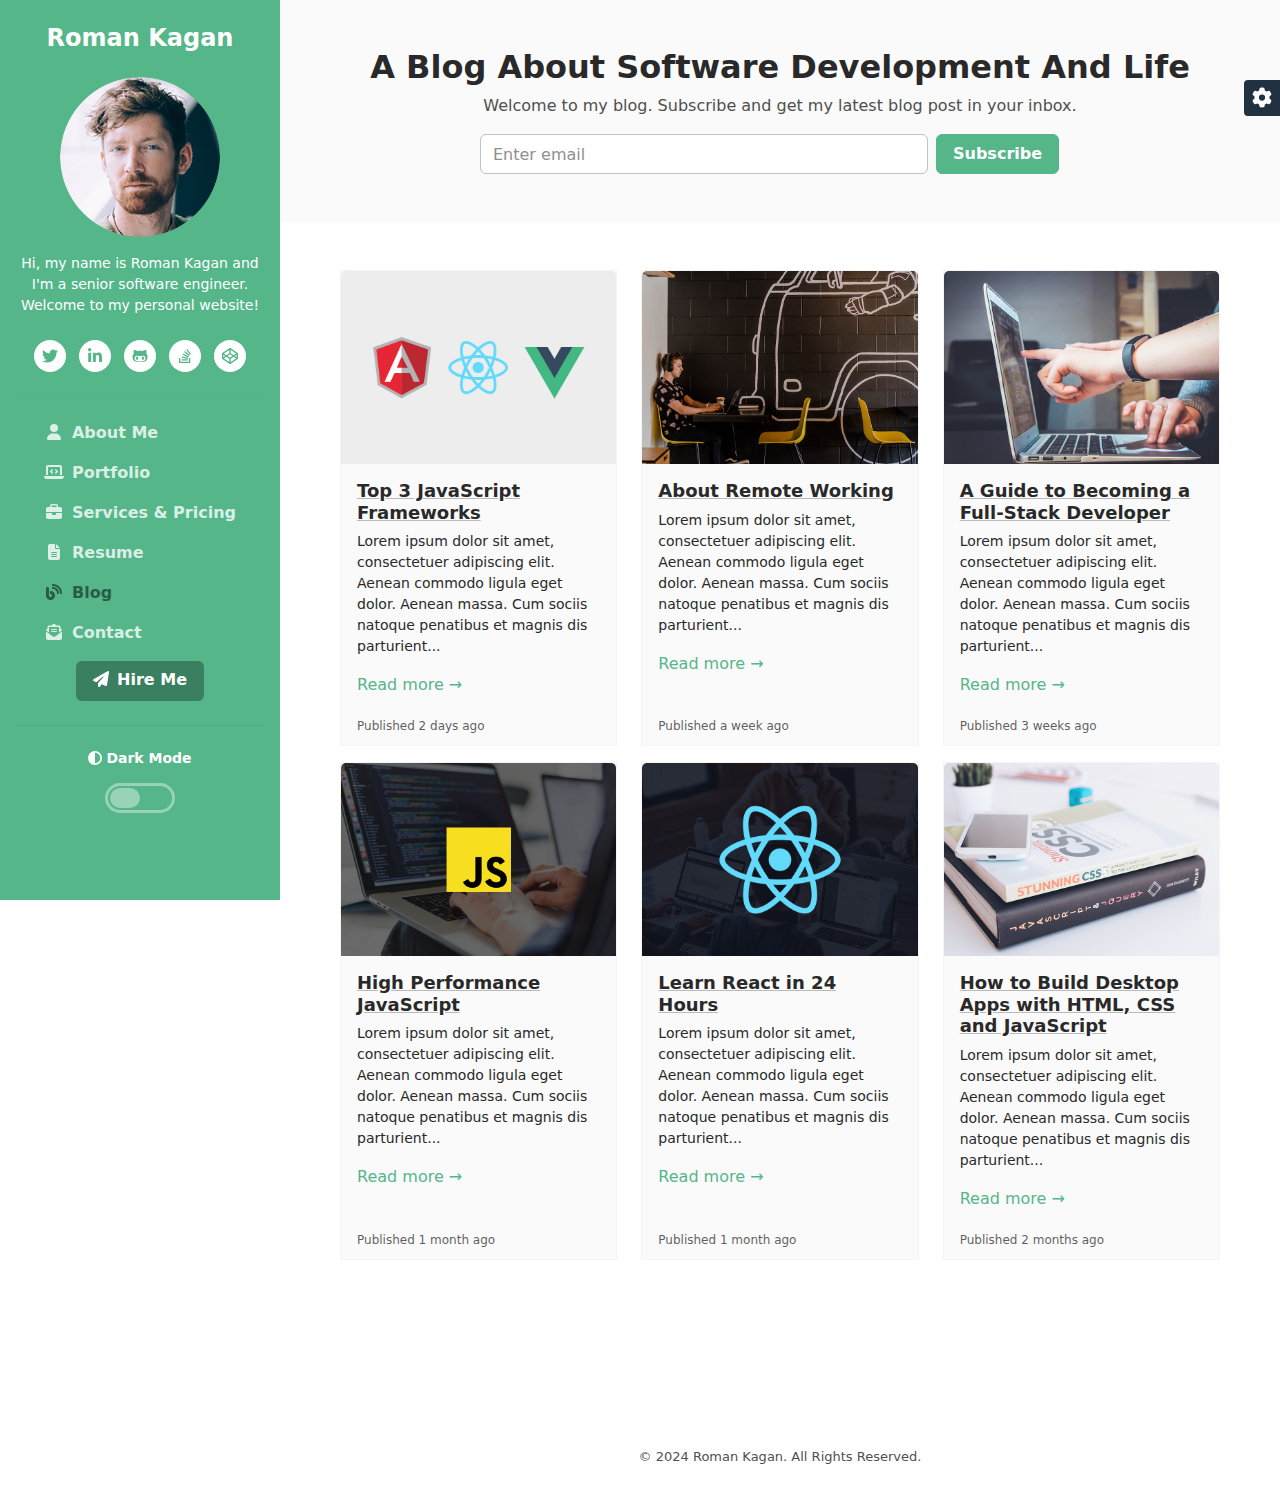
<file: blog-home.html>
<!DOCTYPE html>
<html lang="en"> 
<head>
    <title>Roman Kagan</title>
    
    <!-- Meta -->
    <meta charset="utf-8">
    <meta http-equiv="X-UA-Compatible" content="IE=edge">
    <meta name="viewport" content="width=device-width, initial-scale=1.0">
    <meta name="description" content="Roman Kagan">
    <meta name="author" content="Kagan Media">
    <link rel="shortcut icon" href="favicon.ico"> 
    
    <!-- Google Fonts -->
	<link href="https://fonts.googleapis.com/css?family=Roboto:300,400,500,700" rel="stylesheet">
    
    <!-- FontAwesome JS -->
    <script defer src="assets/fontawesome/js/all.js"></script>
    
    <!-- Theme CSS -->  
    <link id="theme-style" rel="stylesheet" href="assets/css/theme-1.css">

</head> 

<body>
    
    <header class="header text-center">	    
		<div class="force-overflow">
			<h1 class="blog-name pt-lg-4 mb-0"><a class="no-text-decoration" href="index.html">Roman Kagan</a></h1>
			
			<nav class="navbar navbar-expand-lg navbar-dark" >
				
				<button class="navbar-toggler" type="button" data-bs-toggle="collapse" data-bs-target="#navigation" aria-controls="navigation" aria-expanded="false" aria-label="Toggle navigation">
					<span class="navbar-toggler-icon"></span>
				</button>
				
				<div id="navigation" class="collapse navbar-collapse flex-column" >
					<div class="profile-section pt-3 pt-lg-0">
						<img class="profile-image mb-3 rounded-circle mx-auto" src="assets/images/profile.png" alt="image" >			
						
						<div class="bio mb-3">Hi, my name is Roman Kagan and I'm a senior software engineer. Welcome to my personal website!</div><!--//bio-->
						<ul class="social-list list-inline py-2 mx-auto">
							<li class="list-inline-item"><a href="https://twitter.com/roman_kagan"><i class="fab fa-twitter fa-fw"></i></a></li>
							<li class="list-inline-item"><a href="https://linkedin.com/in/romankagan"><i class="fab fa-linkedin-in fa-fw"></i></a></li>
							<li class="list-inline-item"><a href="https://github.com/RusticRoman"><i class="fab fa-github-alt fa-fw"></i></a></li>
							<li class="list-inline-item"><a href="https://stackoverflow.com/users/117802/roman-kagan"><i class="fab fa-stack-overflow fa-fw"></i></a></li>
							<li class="list-inline-item"><a href="https://codepen.io/Roman-Kagan"><i class="fab fa-codepen fa-fw"></i></a></li>						</ul><!--//social-list-->
						<hr> 
					</div><!--//profile-section-->
					
					<ul class="navbar-nav flex-column text-start">
						<li class="nav-item">
							<a class="nav-link" href="index.html"><i class="fas fa-user fa-fw me-2"></i>About Me</a>
						</li>
						<li class="nav-item">
							<a class="nav-link" href="portfolio.html"><i class="fas fa-laptop-code fa-fw me-2"></i>Portfolio</a>
						</li>
						<li class="nav-item">
							<a class="nav-link" href="services.html"><i class="fas fa-briefcase fa-fw me-2"></i>Services &amp; Pricing</a>
						</li>
						<li class="nav-item">
							<a class="nav-link" href="resume.html"><i class="fas fa-file-alt fa-fw me-2"></i>Resume</a>
						</li>
						<li class="nav-item">
							<a class="nav-link active" href="blog-home.html"><i class="fas fa-blog fa-fw me-2"></i>Blog<span class="sr-only">(current)</span></a>
						</li>
						<li class="nav-item">
							<a class="nav-link" href="contact.html"><i class="fas fa-envelope-open-text fa-fw me-2"></i>Contact</a>
						</li>
<!--						<li class="nav-item dropdown">-->
<!--							<a class="nav-link dropdown-toggle" href="blog-home.html#" id="navbarDropdown" role="button" data-bs-toggle="dropdown" aria-expanded="false">-->
<!--								<i class="fas fa-cogs fa-fw me-2"></i>More Pages-->
<!--							</a>-->
<!--							<ul class="dropdown-menu" aria-labelledby="navbarDropdown">-->
<!--								<li><a class="dropdown-item" href="project.html">Project Page</a></li>-->
<!--								<li><a class="dropdown-item" href="blog-home.html">Blog Home 1</a></li>-->
<!--								<li><a class="dropdown-item" href="blog-home-alt.html">Blog Home 2</a></li>-->
<!--								<li><a class="dropdown-item" href="blog-post.html">Blog Post</a></li>-->
<!--							</ul>-->
<!--						</li>-->
					</ul>
					<div class="my-2">
						<a class="btn btn-primary" href="contact.html" target="_blank"><i class="fas fa-paper-plane me-2"></i>Hire Me</a>
					</div>
					<div class="dark-mode-toggle text-center w-100">
						<hr class="mb-4">
					    <h4 class="toggle-name mb-3 "><i class="fas fa-adjust me-1"></i>Dark Mode</h4>
					    
					    <input class="toggle" id="darkmode" type="checkbox">
					    <label class="toggle-btn mx-auto mb-0" for="darkmode"></label>
					</div><!--//dark-mode-toggle-->
				</div>
			</nav>
		</div><!--//force-overflow-->
	</header>
	    
    <div class="main-wrapper">
	    <section class="cta-section theme-bg-light py-5">
		    <div class="container text-center">
			    <h2 class="heading">A Blog About Software Development And Life</h2>
			    <div class="intro">Welcome to my blog. Subscribe and get my latest blog post in your inbox.</div>
			    <div class="single-form-max-width pt-3 mx-auto">
				    <form class="signup-form row g-2 g-lg-2 align-items-center">
	                    <div class="col-12 col-md-9">
	                        <label class="sr-only" for="semail">Your email</label>
	                        <input type="email" id="semail" name="semail1" class="form-control me-md-1 semail" placeholder="Enter email">
	                    </div>
	                    <div class="col-12 col-md-2">
	                        <button type="submit" class="btn btn-primary">Subscribe</button>
	                    </div>
	                </form><!--//signup-form-->
			    </div><!--//single-form-max-width-->
		    </div><!--//container-->
	    </section>
	    <section class="blog-list px-3 py-5 p-md-5">
		    <div class="container">
			    <div class="row">
					<div class="col-md-4 mb-3">
						<div class="card blog-post-card">
							<img class="card-img-top" src="assets/images/blog/blog-post-thumb-card-1.jpg" alt="image">
							<div class="card-body">
								<h5 class="card-title"><a class="theme-link" href="blog-post.html">Top 3 JavaScript Frameworks</a></h5>
								<p class="card-text">Lorem ipsum dolor sit amet, consectetuer adipiscing elit. Aenean commodo ligula eget dolor. Aenean massa. Cum sociis natoque penatibus et magnis dis parturient...</p>
								<p class="mb-0"><a class="text-link" href="blog-post.html">Read more &rarr;</a></p>
								
							</div>
							<div class="card-footer">
								<small class="text-muted">Published 2 days ago</small>
							</div>
						</div><!--//card-->
					</div><!--//col-->
					<div class="col-md-4 mb-3">
						<div class="card blog-post-card">
							<img class="card-img-top" src="assets/images/blog/blog-post-thumb-card-2.jpg" alt="image">
							<div class="card-body">
								<h5 class="card-title"><a class="theme-link" href="blog-post.html">About Remote Working</a></h5>
								<p class="card-text">Lorem ipsum dolor sit amet, consectetuer adipiscing elit. Aenean commodo ligula eget dolor. Aenean massa. Cum sociis natoque penatibus et magnis dis parturient...</p>
								<p class="mb-0"><a class="text-link" href="blog-post.html">Read more &rarr;</a></p>
							</div>
							<div class="card-footer">
								<small class="text-muted">Published a week ago</small>
								
							</div>
						</div><!--//card-->
					</div><!--//col-->
					<div class="col-md-4 mb-3">
						<div class="card blog-post-card">
							<img class="card-img-top" src="assets/images/blog/blog-post-thumb-card-3.jpg" alt="image">
							<div class="card-body">
								<h5 class="card-title"><a class="theme-link" href="blog-post.html">A Guide to Becoming a Full-Stack Developer</a></h5>
								<p class="card-text">Lorem ipsum dolor sit amet, consectetuer adipiscing elit. Aenean commodo ligula eget dolor. Aenean massa. Cum sociis natoque penatibus et magnis dis parturient...</p>
								<p class="mb-0"><a class="text-link" href="blog-post.html">Read more &rarr;</a></p>
							</div>
							<div class="card-footer">
								<small class="text-muted">Published 3 weeks ago</small>
							</div>
						</div><!--//card-->
					</div><!--//col-->
					<div class="col-md-4 mb-3">
						<div class="card blog-post-card">
							<img class="card-img-top" src="assets/images/blog/blog-post-thumb-card-4.jpg" alt="image">
							<div class="card-body">
								<h5 class="card-title"><a class="theme-link" href="blog-post.html">High Performance JavaScript</a></h5>
								<p class="card-text">Lorem ipsum dolor sit amet, consectetuer adipiscing elit. Aenean commodo ligula eget dolor. Aenean massa. Cum sociis natoque penatibus et magnis dis parturient...</p>
								<p class="mb-0"><a class="text-link" href="blog-post.html">Read more &rarr;</a></p>
							</div>
							<div class="card-footer">
								<small class="text-muted">Published 1 month ago</small>
							</div>
						</div><!--//card-->
					</div><!--//col-->
					<div class="col-md-4 mb-3">
						<div class="card blog-post-card">
							<img class="card-img-top" src="assets/images/blog/blog-post-thumb-card-5.jpg" alt="image">
							<div class="card-body">
								<h5 class="card-title"><a class="theme-link" href="blog-post.html">Learn React in 24 Hours</a></h5>
								<p class="card-text">Lorem ipsum dolor sit amet, consectetuer adipiscing elit. Aenean commodo ligula eget dolor. Aenean massa. Cum sociis natoque penatibus et magnis dis parturient...</p>
								<p class="mb-0"><a class="text-link" href="blog-post.html">Read more &rarr;</a></p>
							</div>
							<div class="card-footer">
								<small class="text-muted">Published 1 month ago</small>
							</div>
						</div><!--//card-->
					</div><!--//col-->
					<div class="col-md-4 mb-3">
						<div class="card blog-post-card">
							<img class="card-img-top" src="assets/images/blog/blog-post-thumb-card-6.jpg" alt="image">
							<div class="card-body">
								<h5 class="card-title"><a class="theme-link" href="blog-post.html">How to Build Desktop Apps with HTML, CSS and JavaScript</a></h5>
								<p class="card-text">Lorem ipsum dolor sit amet, consectetuer adipiscing elit. Aenean commodo ligula eget dolor. Aenean massa. Cum sociis natoque penatibus et magnis dis parturient...</p>
								<p class="mb-0"><a class="text-link" href="blog-post.html">Read more &rarr;</a></p>
							</div>
							<div class="card-footer">
								<small class="text-muted">Published 2 months ago</small>
							</div>
						</div><!--//card-->
					</div><!--//col-->
				</div><!--//row-->
			    
			    
			    <nav class="blog-nav nav nav-justified my-5">
				  <a class="nav-link-prev nav-item nav-link d-none rounded-left" href="blog-home.html#">Previous<i class="arrow-prev fas fa-long-arrow-alt-left"></i></a>
<!--				  <a class="nav-link-next nav-item nav-link rounded" href="blog-home.html#">Next<i class="arrow-next fas fa-long-arrow-alt-right"></i></a>-->
				</nav>
				
		    </div>
	    </section>
	    
	    <footer class="footer text-center py-4">
			<small class="copyright">© 2024 Roman Kagan. All Rights Reserved.</small>
		</footer>
    </div><!--//main-wrapper-->
    
    <!-- *****CONFIGURE STYLE (REMOVE ON YOUR PRODUCTION SITE)****** -->  
	<div id="config-panel" class="config-panel config-panel-hide d-none d-lg-block">
		<div class="panel-inner">
			<a id="config-trigger" class="config-trigger text-center" href="blog-home.html#"><i class="fas fa-cog mx-auto" data-fa-transform="down-6" ></i></a>
			<h5 class="panel-title">Choose Color</h5>
			<ul id="color-options" class="list-inline mb-0">
				<li class="theme-1 active list-inline-item"><a data-style="assets/css/theme-1.css" href="blog-home.html#"></a></li>
				<li class="theme-2  list-inline-item"><a data-style="assets/css/theme-2.css" href="blog-home.html#"></a></li>
				<li class="theme-3  list-inline-item"><a data-style="assets/css/theme-3.css" href="blog-home.html#"></a></li>
				<li class="theme-4  list-inline-item"><a data-style="assets/css/theme-4.css" href="blog-home.html#"></a></li>
				<li class="theme-5  list-inline-item"><a data-style="assets/css/theme-5.css" href="blog-home.html#"></a></li>
				<li class="theme-6  list-inline-item"><a data-style="assets/css/theme-6.css" href="blog-home.html#"></a></li>
				<li class="theme-7  list-inline-item"><a data-style="assets/css/theme-7.css" href="blog-home.html#"></a></li>
				<li class="theme-8  list-inline-item"><a data-style="assets/css/theme-8.css" href="blog-home.html#"></a></li>
				<li class="theme-9  list-inline-item"><a data-style="assets/css/theme-9.css" href="blog-home.html#"></a></li>
				<li class="theme-10  list-inline-item"><a data-style="assets/css/theme-10.css" href="blog-home.html#"></a></li>
			</ul>
			<a id="config-close" class="close" href="blog-home.html#"><i class="fa fa-times-circle"></i></a>
		</div><!--//panel-inner-->
	</div><!--//configure-panel-->

    <!-- Javascript -->
    <script src="assets/plugins/popper.min.js"></script> 
    <script src="assets/plugins/bootstrap/js/bootstrap.min.js"></script> 
    
    <!-- Dark Mode -->
	<script src="assets/plugins/js-cookie.min.js"></script>
	<script src="assets/js/dark-mode.js"></script>

    <!-- Style Switcher (REMOVE ON YOUR PRODUCTION SITE) -->
    <script src="assets/js/demo/style-switcher.js"></script>     
    

</body>
</html>
</file>
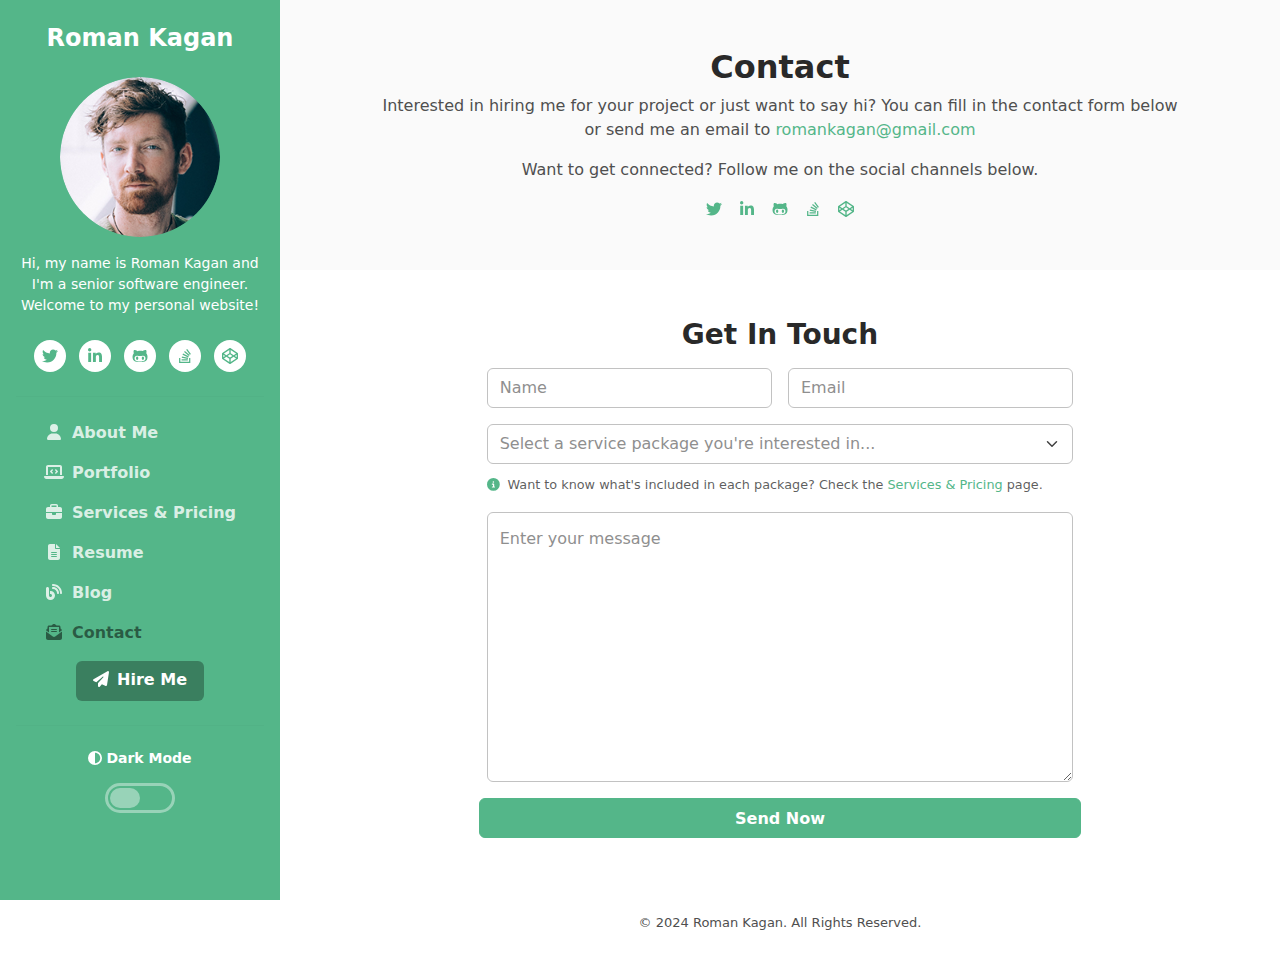
<file: contact.html>
<!DOCTYPE html>
<html lang="en"> 
<head>
	<title>Roman Kagan</title>
    
    <!-- Meta -->
    <meta charset="utf-8">
    <meta http-equiv="X-UA-Compatible" content="IE=edge">
    <meta name="viewport" content="width=device-width, initial-scale=1.0">
	<meta name="description" content="Roman Kagan">
    <meta name="author" content="Kagan Media">
    <link rel="shortcut icon" href="favicon.ico"> 
    
    <!-- Google Fonts -->
	<link href="https://fonts.googleapis.com/css?family=Roboto:300,400,500,700" rel="stylesheet">
    
    <!-- FontAwesome JS -->
    <script defer src="assets/fontawesome/js/all.js"></script>
    
    <!-- Theme CSS -->  
    <link id="theme-style" rel="stylesheet" href="assets/css/theme-1.css">

</head> 

<body>
    
    <header class="header text-center">	    
		<div class="force-overflow">
			<h1 class="blog-name pt-lg-4 mb-0"><a class="no-text-decoration" href="index.html">Roman Kagan</a></h1>
			
			<nav class="navbar navbar-expand-lg navbar-dark" >
				
				<button class="navbar-toggler" type="button" data-bs-toggle="collapse" data-bs-target="#navigation" aria-controls="navigation" aria-expanded="false" aria-label="Toggle navigation">
					<span class="navbar-toggler-icon"></span>
				</button>
				
				<div id="navigation" class="collapse navbar-collapse flex-column" >
					<div class="profile-section pt-3 pt-lg-0">
						<img class="profile-image mb-3 rounded-circle mx-auto" src="assets/images/profile.png" alt="image" >			
						
						<div class="bio mb-3">Hi, my name is Roman Kagan and I'm a senior software engineer. Welcome to my personal website!</div><!--//bio-->
						<ul class="social-list list-inline py-2 mx-auto">
							<li class="list-inline-item"><a href="https://twitter.com/roman_kagan"><i class="fab fa-twitter fa-fw"></i></a></li>
							<li class="list-inline-item"><a href="https://linkedin.com/in/romankagan"><i class="fab fa-linkedin-in fa-fw"></i></a></li>
							<li class="list-inline-item"><a href="https://github.com/RusticRoman"><i class="fab fa-github-alt fa-fw"></i></a></li>
							<li class="list-inline-item"><a href="https://stackoverflow.com/users/117802/roman-kagan"><i class="fab fa-stack-overflow fa-fw"></i></a></li>
							<li class="list-inline-item"><a href="https://codepen.io/Roman-Kagan"><i class="fab fa-codepen fa-fw"></i></a></li>						</ul><!--//social-list-->
						<hr> 
					</div><!--//profile-section-->
					
					<ul class="navbar-nav flex-column text-start">
						<li class="nav-item">
							<a class="nav-link" href="index.html"><i class="fas fa-user fa-fw me-2"></i>About Me</a>
						</li>
						<li class="nav-item">
							<a class="nav-link" href="portfolio.html"><i class="fas fa-laptop-code fa-fw me-2"></i>Portfolio</a>
						</li>
						<li class="nav-item">
							<a class="nav-link" href="services.html"><i class="fas fa-briefcase fa-fw me-2"></i>Services &amp; Pricing</a>
						</li>
						<li class="nav-item">
							<a class="nav-link" href="resume.html"><i class="fas fa-file-alt fa-fw me-2"></i>Resume</a>
						</li>
						<li class="nav-item">
							<a class="nav-link" href="blog-home.html"><i class="fas fa-blog fa-fw me-2"></i>Blog</a>
						</li>
						<li class="nav-item">
							<a class="nav-link active" href="contact.html"><i class="fas fa-envelope-open-text fa-fw me-2"></i>Contact<span class="sr-only">(current)</span></a>
						</li>
<!--						<li class="nav-item dropdown">-->
<!--							<a class="nav-link dropdown-toggle" href="contact.html#" id="navbarDropdown" role="button" data-bs-toggle="dropdown" aria-expanded="false">-->
<!--								<i class="fas fa-cogs fa-fw me-2"></i>More Pages-->
<!--							</a>-->
<!--							<ul class="dropdown-menu" aria-labelledby="navbarDropdown">-->
<!--								<li><a class="dropdown-item" href="project.html">Project Page</a></li>-->
<!--								<li><a class="dropdown-item" href="blog-home.html">Blog Home 1</a></li>-->
<!--								<li><a class="dropdown-item" href="blog-home-alt.html">Blog Home 2</a></li>-->
<!--								<li><a class="dropdown-item" href="blog-post.html">Blog Post</a></li>-->
<!--							</ul>-->
<!--						</li>-->
					</ul>
					
					<div class="my-2">
						<a class="btn btn-primary" href="contact.html" target="_blank"><i class="fas fa-paper-plane me-2"></i>Hire Me</a>
					</div>
					
	
					<div class="dark-mode-toggle text-center w-100">
						<hr class="mb-4">
					    <h4 class="toggle-name mb-3 "><i class="fas fa-adjust me-1"></i>Dark Mode</h4>
					    
					    <input class="toggle" id="darkmode" type="checkbox">
					    <label class="toggle-btn mx-auto mb-0" for="darkmode"></label>
					    
					</div><!--//dark-mode-toggle-->
				</div>
			</nav>
		</div><!--//force-overflow-->
	</header>
	    
    <div class="main-wrapper">
	    <section class="cta-section theme-bg-light py-5">
		    <div class="container text-center single-col-max-width">
			    <h2 class="heading">Contact</h2>
			    <div class="intro">
			    <p>Interested in hiring me for your project or just want to say hi? You can fill in the contact form below or send me an email to <a  class="text-link" href="mailto:#">romankagan@gmail.com</a></p>
			    <p>Want to get connected? Follow me on the social channels below.</p>
			    <ul class="list-inline mb-0">
					<li class="list-inline-item"><a href="https://twitter.com/roman_kagan"><i class="fab fa-twitter fa-fw"></i></a></li>
					<li class="list-inline-item"><a href="https://linkedin.com/in/romankagan"><i class="fab fa-linkedin-in fa-fw"></i></a></li>
					<li class="list-inline-item"><a href="https://github.com/RusticRoman"><i class="fab fa-github-alt fa-fw"></i></a></li>
					<li class="list-inline-item"><a href="https://stackoverflow.com/users/117802/roman-kagan"><i class="fab fa-stack-overflow fa-fw"></i></a></li>
					<li class="list-inline-item"><a href="https://codepen.io/Roman-Kagan"><i class="fab fa-codepen fa-fw"></i></a></li>	                
	                
	                <!--<li class="list-inline-item mb-3"><a class="facebook" href="#"><i class="fab fa-facebook-f fa-fw fa-lg"></i></a></li>-->
	                
	                
	            </ul><!--//social-list-->
			    
			</div><!--//container-->
	    </section>
	    <section class="contact-section px-3 py-5 p-md-5">
		    <div class="container">
				<form id="contact-form" class="contact-form col-lg-8 mx-lg-auto" method="post" action="sendmail.php">
					<h3 class="text-center mb-3">Get In Touch</h3>
			        <div class="row g-3">                                                           
		                <div class="col-12 col-md-6">
		                    <label class="sr-only" for="cname">Name</label>
		                    <input type="text" class="form-control" id="cname" name="name" placeholder="Name" minlength="2" required="" aria-required="true">
		                </div>                    
		                <div class="col-12 col-md-6">
		                    <label class="sr-only" for="cemail">Email</label>
		                    <input type="email" class="form-control" id="cemail" name="email" placeholder="Email" required="" aria-required="true">
		                </div>
		                <div class="col-12">
			                <select id="services" class="form-select" name="services">
								<option selected>Select a service package you're interested in...</option>
								<option value="basic">Basic</option>
								<option value="standard">Standard</option>
								<option value="premium">Premium</option>
								<option value="not sure">Not sure</option>
							</select>
							<div class="mt-2">
							    <small class="form-text text-muted pt-1"><i class="fas fa-info-circle me-2 text-primary"></i>Want to know what's included in each package? Check the <a class="text-link" href="services.html" target="_blank">Services &amp; Pricing</a> page.</small>
							</div>
						</div>
		                <div class="col-12">
		                    <label class="sr-only" for="cmessage">Your message</label>
		                    <textarea class="form-control" id="cmessage" name="message" placeholder="Enter your message" rows="10" required="" aria-required="true"></textarea>
		                </div>
					<button type="submit" class="btn btn-block btn-primary py-2">Send Now</button>
				</form>
			    <!-- <form id="contact-form" class="contact-form col-lg-8 mx-lg-auto" method="post" action="contact.html">
			        <h3 class="text-center mb-3">Get In Touch</h3>
			        <div class="row g-3">                                                           
		                <div class="col-12 col-md-6">
		                    <label class="sr-only" for="cname">Name</label>
		                    <input type="text" class="form-control" id="cname" name="name" placeholder="Name" minlength="2" required="" aria-required="true">
		                </div>                    
		                <div class="col-12 col-md-6">
		                    <label class="sr-only" for="cemail">Email</label>
		                    <input type="email" class="form-control" id="cemail" name="email" placeholder="Email" required="" aria-required="true">
		                </div>
		                <div class="col-12">
			                <select id="services" class="form-select" name="services">
								<option selected>Select a service package you're interested in...</option>
								<option value="basic">Basic</option>
								<option value="standard">Standard</option>
								<option value="premium">Premium</option>
								<option value="not sure">Not sure</option>
							</select>
							<div class="mt-2">
							    <small class="form-text text-muted pt-1"><i class="fas fa-info-circle me-2 text-primary"></i>Want to know what's included in each package? Check the <a class="text-link" href="services.html" target="_blank">Services &amp; Pricing</a> page.</small>
							</div>
						</div>
		                <div class="col-12">
		                    <label class="sr-only" for="cmessage">Your message</label>
		                    <textarea class="form-control" id="cmessage" name="message" placeholder="Enter your message" rows="10" required="" aria-required="true"></textarea>
		                </div>
		                 <div class="form-group col-12">
		                    <button type="submit" class="btn btn-block btn-primary py-2">Send Now</button>
		                </div>                           
		            </div>
		        </form> -->
		    </div><!--//container-->
	    </section>
	    
	    <footer class="footer text-center py-4">
			<small class="copyright">© 2024 Roman Kagan. All Rights Reserved.</small>
		</footer>
    
    </div><!--//main-wrapper-->
    
	<!-- <div id="config-panel" class="config-panel config-panel-hide d-none d-lg-block">
		<div class="panel-inner">
			<a id="config-trigger" class="config-trigger text-center" href="contact.html#"><i class="fas fa-cog mx-auto" data-fa-transform="down-6" ></i></a>
			<h5 class="panel-title">Choose Color</h5>
			<ul id="color-options" class="list-inline mb-0">
				<li class="theme-1 active list-inline-item"><a data-style="assets/css/theme-1.css" href="contact.html#"></a></li>
				<li class="theme-2  list-inline-item"><a data-style="assets/css/theme-2.css" href="contact.html#"></a></li>
				<li class="theme-3  list-inline-item"><a data-style="assets/css/theme-3.css" href="contact.html#"></a></li>
				<li class="theme-4  list-inline-item"><a data-style="assets/css/theme-4.css" href="contact.html#"></a></li>
				<li class="theme-5  list-inline-item"><a data-style="assets/css/theme-5.css" href="contact.html#"></a></li>
				<li class="theme-6  list-inline-item"><a data-style="assets/css/theme-6.css" href="contact.html#"></a></li>
				<li class="theme-7  list-inline-item"><a data-style="assets/css/theme-7.css" href="contact.html#"></a></li>
				<li class="theme-8  list-inline-item"><a data-style="assets/css/theme-8.css" href="contact.html#"></a></li>
				<li class="theme-9  list-inline-item"><a data-style="assets/css/theme-9.css" href="contact.html#"></a></li>
				<li class="theme-10  list-inline-item"><a data-style="assets/css/theme-10.css" href="contact.html#"></a></li>
			</ul>
			<a id="config-close" class="close" href="contact.html#"><i class="fa fa-times-circle"></i></a>
		</div>
	</div> -->

    <!-- Javascript -->          
    <script src="assets/plugins/popper.min.js"></script> 
    <script src="assets/plugins/bootstrap/js/bootstrap.min.js"></script> 
    
    <!-- Dark Mode -->
	<script src="assets/plugins/js-cookie.min.js"></script>
	<script src="assets/js/dark-mode.js"></script>

    <!-- Style Switcher (REMOVE ON YOUR PRODUCTION SITE) -->
    <script src="assets/js/demo/style-switcher.js"></script>     
    

</body>
</html>
</file>
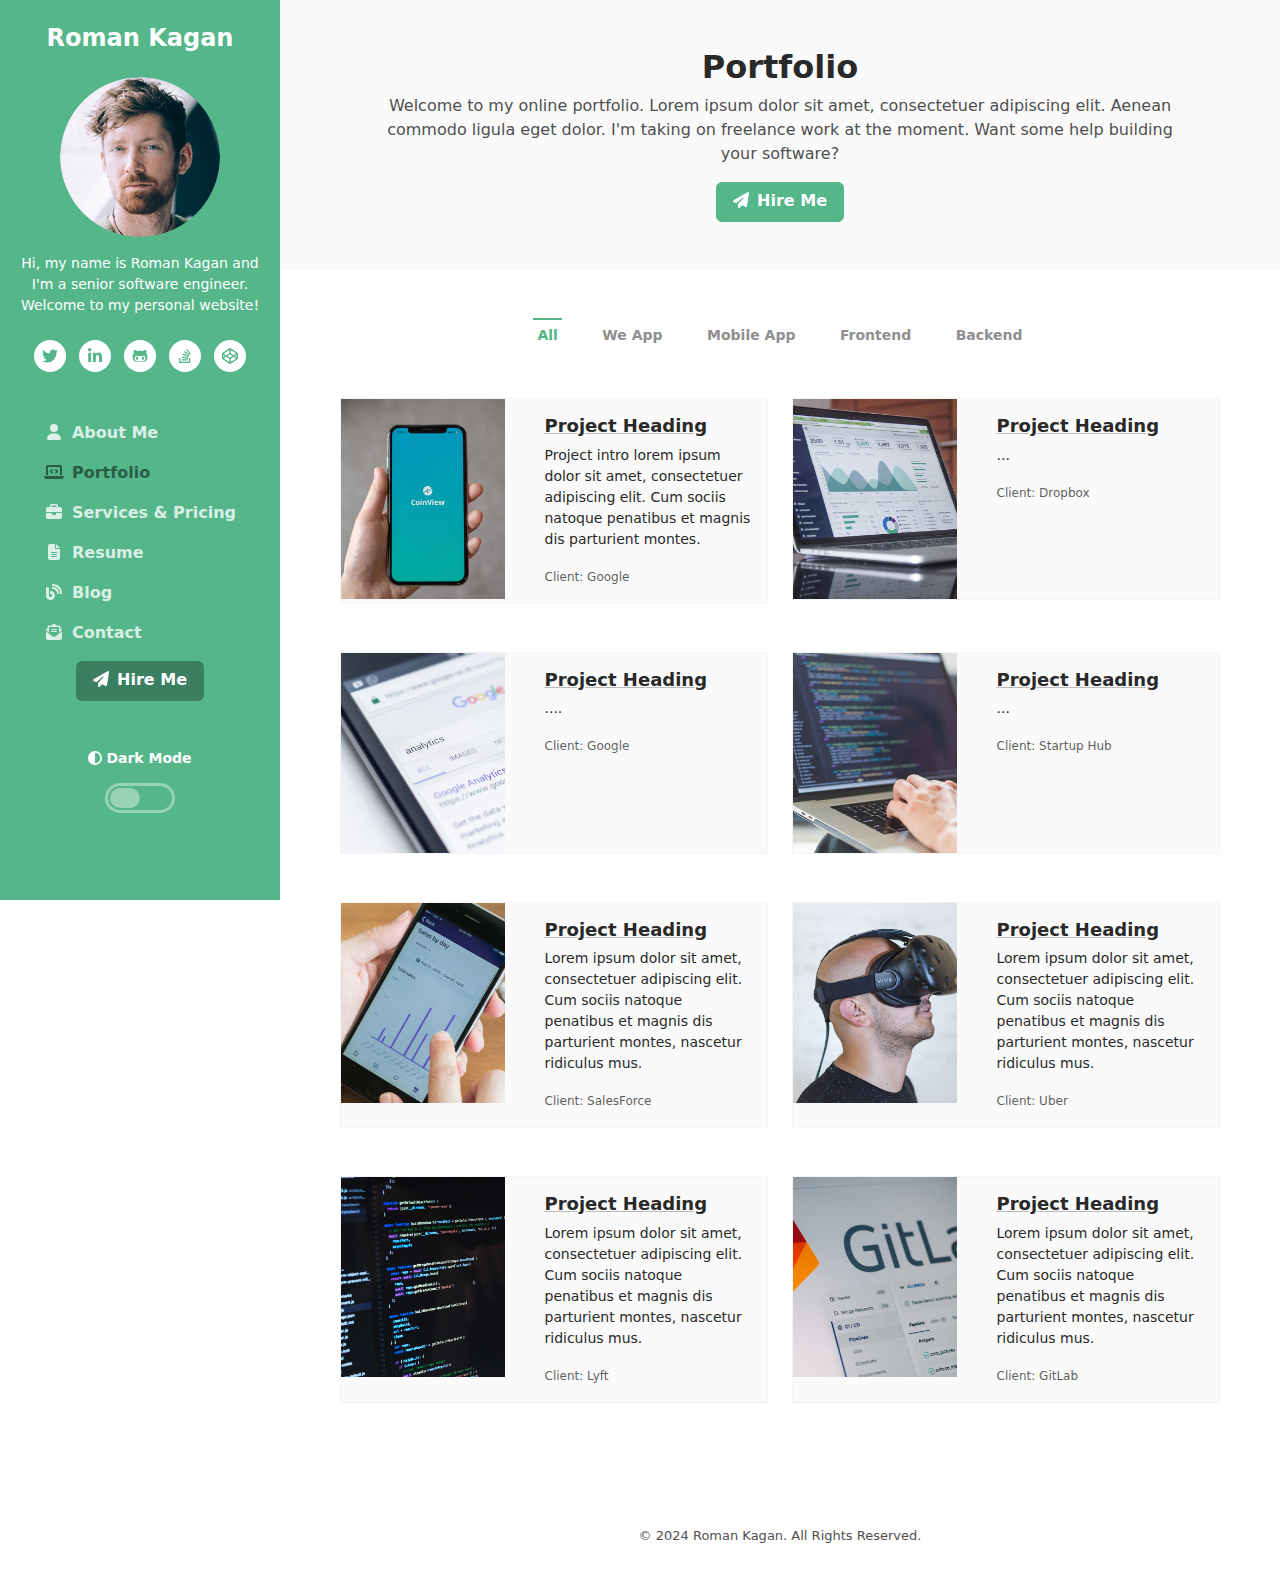
<file: portfolio.html>
<!DOCTYPE html>
<html lang="en"> 
<head>
	<title>Roman Kagan</title>
    
    <!-- Meta -->
    <meta charset="utf-8">
    <meta http-equiv="X-UA-Compatible" content="IE=edge">
    <meta name="viewport" content="width=device-width, initial-scale=1.0">
	<meta name="description" content="Roman Kagan">
    <meta name="author" content="Kagan Media">
    <link rel="shortcut icon" href="favicon.ico"> 
    
    <!-- Google Fonts -->
	<link href="https://fonts.googleapis.com/css?family=Roboto:300,400,500,700" rel="stylesheet">
    
    <!-- FontAwesome JS -->
    <script defer src="assets/fontawesome/js/all.js"></script>
    
    <!-- Theme CSS -->  
    <link id="theme-style" rel="stylesheet" href="assets/css/theme-1.css">

</head> 

<body>
    
    <header class="header text-center">	    
		<div class="force-overflow">
			<h1 class="blog-name pt-lg-4 mb-0"><a class="no-text-decoration" href="index.html">Roman Kagan</a></h1>
			
			<nav class="navbar navbar-expand-lg navbar-dark" >
				
				<button class="navbar-toggler" type="button" data-bs-toggle="collapse" data-bs-target="#navigation" aria-controls="navigation" aria-expanded="false" aria-label="Toggle navigation">
					<span class="navbar-toggler-icon"></span>
				</button>
				
				<div id="navigation" class="collapse navbar-collapse flex-column" >
					<div class="profile-section pt-3 pt-lg-0">
						<img class="profile-image mb-3 rounded-circle mx-auto" src="assets/images/profile.png" alt="image" >			
						
						<div class="bio mb-3">Hi, my name is Roman Kagan and I'm a senior software engineer. Welcome to my personal website!</div><!--//bio-->
						<ul class="social-list list-inline py-2 mx-auto">
							<li class="list-inline-item"><a href="https://twitter.com/roman_kagan"><i class="fab fa-twitter fa-fw"></i></a></li>
							<li class="list-inline-item"><a href="https://linkedin.com/in/romankagan"><i class="fab fa-linkedin-in fa-fw"></i></a></li>
							<li class="list-inline-item"><a href="https://github.com/RusticRoman"><i class="fab fa-github-alt fa-fw"></i></a></li>
							<li class="list-inline-item"><a href="https://stackoverflow.com/users/117802/roman-kagan"><i class="fab fa-stack-overflow fa-fw"></i></a></li>
							<li class="list-inline-item"><a href="https://codepen.io/Roman-Kagan"><i class="fab fa-codepen fa-fw"></i></a></li>						</ul><!--//social-list-->
						<hr> 
					</div><!--//profile-section-->
					
					<ul class="navbar-nav flex-column text-start">
						<li class="nav-item">
							<a class="nav-link" href="index.html"><i class="fas fa-user fa-fw me-2"></i>About Me</a>
						</li>
						<li class="nav-item">
							<a class="nav-link active" href="portfolio.html"><i class="fas fa-laptop-code fa-fw me-2"></i>Portfolio<span class="sr-only">(current)</span></a>
						</li>
						<li class="nav-item">
							<a class="nav-link" href="services.html"><i class="fas fa-briefcase fa-fw me-2"></i>Services &amp; Pricing</a>
						</li>
						<li class="nav-item">
							<a class="nav-link" href="resume.html"><i class="fas fa-file-alt fa-fw me-2"></i>Resume</a>
						</li>
						<li class="nav-item">
							<a class="nav-link" href="blog-home.html"><i class="fas fa-blog fa-fw me-2"></i>Blog</a>
						</li>
						<li class="nav-item">
							<a class="nav-link" href="contact.html"><i class="fas fa-envelope-open-text fa-fw me-2"></i>Contact</a>
						</li>
<!--						<li class="nav-item dropdown">-->
<!--							<a class="nav-link dropdown-toggle" href="portfolio.html#" id="navbarDropdown" role="button" data-bs-toggle="dropdown" aria-expanded="false">-->
<!--								<i class="fas fa-cogs fa-fw me-2"></i>More Pages-->
<!--							</a>-->
<!--							<ul class="dropdown-menu" aria-labelledby="navbarDropdown">-->
<!--								<li><a class="dropdown-item" href="project.html">Project Page</a></li>-->
<!--								<li><a class="dropdown-item" href="blog-home.html">Blog Home 1</a></li>-->
<!--								<li><a class="dropdown-item" href="blog-home-alt.html">Blog Home 2</a></li>-->
<!--								<li><a class="dropdown-item" href="blog-post.html">Blog Post</a></li>-->
<!--							</ul>-->
<!--						</li>-->
					</ul>
					
					<div class="my-2">
						<a class="btn btn-primary" href="contact.html" target="_blank"><i class="fas fa-paper-plane me-2"></i>Hire Me</a>
					</div>
					
	
					<div class="dark-mode-toggle text-center w-100">
						<hr class="mb-4">
					    <h4 class="toggle-name mb-3 "><i class="fas fa-adjust me-1"></i>Dark Mode</h4>
					    
					    <input class="toggle" id="darkmode" type="checkbox">
					    <label class="toggle-btn mx-auto mb-0" for="darkmode"></label>
					    
					</div><!--//dark-mode-toggle-->
				</div>
			</nav>
		</div><!--//force-overflow-->
	</header>
	    
    <div class="main-wrapper">
	    <section class="cta-section theme-bg-light py-5">
		    <div class="container text-center single-col-max-width">
			    <h2 class="heading">Portfolio</h2>
			    <div class="intro">
			    <p>Welcome to my online portfolio. Lorem ipsum dolor sit amet, consectetuer adipiscing elit. Aenean commodo ligula eget dolor. I'm taking on freelance work at the moment. Want some help building your software?</p>
			    
			    </div>
			    <a class="btn btn-primary" href="contact.html" target="_blank"><i class="fas fa-paper-plane me-2"></i>Hire Me</a>
			    
			    
		    </div><!--//container-->
	    </section>
	    <section class="projects-list px-3 py-5 p-md-5">
		    <div class="container">
			    <div class="text-center">
				    <ul id="filters" class="filters mb-5 mx-auto   ps-0">
		                <li class="type active mb-3 mb-lg-0" data-filter="*">All</li>
		                <li class="type  mb-3 mb-lg-0" data-filter=".webapp">We App</li>
		                <li class="type  mb-3 mb-lg-0" data-filter=".mobileapp">Mobile App</li>
		                <li class="type  mb-3 mb-lg-0" data-filter=".frontend">Frontend</li>
		                <li class="type  mb-3 mb-lg-0" data-filter=".backend">Backend</li>
		            </ul><!--//filters-->
			    </div>
	            
			    <div class="project-cards row isotope">
					<div class="isotope-item col-md-6 mb-5 mobileapp frontend">
						<div class="card project-card">
							<div class="row">
								<div class="col-12 col-xl-5 card-img-holder">
									<img src="assets/images/project/project-1.jpg" class="card-img" alt="image">
								</div>
								<div class="col-12 col-xl-7">
									<div class="card-body">
										<h5 class="card-title"><a href="project.html" class="theme-link">Project Heading</a></h5>
										<p class="card-text">Project intro lorem ipsum dolor sit amet, consectetuer adipiscing elit. Cum sociis natoque penatibus et magnis dis parturient montes.</p>
										<p class="card-text"><small class="text-muted">Client: Google</small></p>
									</div>
								</div>
							</div>
							<div class="link-mask">
								<a class="link-mask-link" href="project.html"></a>
								<div class="link-mask-text">
									<a class="btn btn-secondary" href="project.html">
										<i class="fas fa-eye me-2"></i>View Case Study
									</a>
								</div>
							</div><!--//link-mask-->
						</div><!--//card-->
					</div><!--//col-->
					<div class="isotope-item col-md-6 mb-5 webapp frontend">	
						<div class="card project-card">
							<div class="row">
								<div class="col-12 col-xl-5 card-img-holder">
									<img src="assets/images/project/project-2.jpg" class="card-img" alt="image">
								</div>
								<div class="col-12 col-xl-7">
									<div class="card-body">
										<h5 class="card-title"><a href="project.html" class="theme-link">Project Heading</a></h5>
										<p class="card-text">...</p>
										<p class="card-text"><small class="text-muted">Client: Dropbox</small></p>
									</div>
								</div>
							</div>
							<div class="link-mask">
								<a class="link-mask-link" href="project.html"></a>
								<div class="link-mask-text">
									<a class="btn btn-secondary" href="project.html">
										<i class="fas fa-eye me-2"></i>View Case Study
									</a>
								</div>
							</div><!--//link-mask-->
						</div><!--//card-->
					</div><!--//col-->
					<div class="isotope-item col-md-6 mb-5 mobileapp">
						<div class="card project-card">
							<div class="row">
								<div class="col-12 col-xl-5 card-img-holder">
									<img src="assets/images/project/project-3.jpg" class="card-img" alt="image">
								</div>
								<div class="col-12 col-xl-7">
									<div class="card-body">
										<h5 class="card-title"><a href="project.html" class="theme-link">Project Heading</a></h5>
										<p class="card-text">....</p>
										<p class="card-text"><small class="text-muted">Client: Google</small></p>
									</div>
								</div>
							</div>
							<div class="link-mask">
								<a class="link-mask-link" href="project.html"></a>
								<div class="link-mask-text">
									<a class="btn btn-secondary" href="project.html">
										<i class="fas fa-eye me-2"></i>View Case Study
									</a>
								</div>
							</div><!--//link-mask-->
						</div><!--//card-->
					</div><!--//col-->
					<div class="isotope-item col-md-6 mb-5 webapp backend">
						<div class="card project-card">
							<div class="row">
								<div class="col-12 col-xl-5 card-img-holder">
									<img src="assets/images/project/project-4.jpg" class="card-img" alt="image">
								</div>
								<div class="col-12 col-xl-7">
									<div class="card-body">
										<h5 class="card-title"><a href="project.html" class="theme-link">Project Heading</a></h5>
										<p class="card-text">...</p>
										<p class="card-text"><small class="text-muted">Client: Startup Hub</small></p>
									</div>
								</div>
							</div>
							<div class="link-mask">
								<a class="link-mask-link" href="project.html"></a>
								<div class="link-mask-text">
									<a class="btn btn-secondary" href="project.html">
										<i class="fas fa-eye me-2"></i>View Case Study
									</a>
								</div>
							</div><!--//link-mask-->
						</div><!--//card-->
					</div><!--//col-->
					<div class="isotope-item col-md-6 mb-5 mobileapp frontend">
						<div class="card project-card">
							<div class="row">
								<div class="col-12 col-xl-5 card-img-holder">
									<img src="assets/images/project/project-5.jpg" class="card-img" alt="image">
								</div>
								<div class="col-12 col-xl-7">
									<div class="card-body">
										<h5 class="card-title"><a href="project.html" class="theme-link">Project Heading</a></h5>
										<p class="card-text">Lorem ipsum dolor sit amet, consectetuer adipiscing elit. Cum sociis natoque penatibus et magnis dis parturient montes, nascetur ridiculus mus. </p>
										<p class="card-text"><small class="text-muted">Client: SalesForce</small></p>
									</div>
								</div>
							</div>
							<div class="link-mask">
								<a class="link-mask-link" href="project.html"></a>
								<div class="link-mask-text">
									<a class="btn btn-secondary" href="project.html">
										<i class="fas fa-eye me-2"></i>View Case Study
									</a>
								</div>
							</div><!--//link-mask-->
						</div><!--//card-->
					</div><!--//col-->
					<div class="isotope-item col-md-6 mb-5 webapp backend">
						<div class="card project-card">
							<div class="row">
								<div class="col-12 col-xl-5 card-img-holder">
									<img src="assets/images/project/project-6.jpg" class="card-img" alt="image">
								</div>
								<div class="col-12 col-xl-7">
									<div class="card-body">
										<h5 class="card-title"><a href="project.html" class="theme-link">Project Heading</a></h5>
										<p class="card-text">Lorem ipsum dolor sit amet, consectetuer adipiscing elit. Cum sociis natoque penatibus et magnis dis parturient montes, nascetur ridiculus mus. </p>
										<p class="card-text"><small class="text-muted">Client: Uber</small></p>
									</div>
								</div>
							</div>
							<div class="link-mask">
								<a class="link-mask-link" href="project.html"></a>
								<div class="link-mask-text">
									<a class="btn btn-secondary" href="project.html">
										<i class="fas fa-eye me-2"></i>View Case Study
									</a>
								</div>
							</div><!--//link-mask-->
						</div><!--//card-->
					</div><!--//col-->
					<div class="isotope-item col-md-6 mb-5 webapp frontend backend">
						<div class="card project-card">
							<div class="row">
								<div class="col-12 col-xl-5 card-img-holder">
									<img src="assets/images/project/project-7.jpg" class="card-img" alt="image">
								</div>
								<div class="col-12 col-xl-7">
									<div class="card-body">
										<h5 class="card-title"><a href="project.html" class="theme-link">Project Heading</a></h5>
										<p class="card-text">Lorem ipsum dolor sit amet, consectetuer adipiscing elit. Cum sociis natoque penatibus et magnis dis parturient montes, nascetur ridiculus mus. </p>
										<p class="card-text"><small class="text-muted">Client: Lyft</small></p>
									</div>
								</div>
							</div>
							<div class="link-mask">
								<a class="link-mask-link" href="project.html"></a>
								<div class="link-mask-text">
									<a class="btn btn-secondary" href="project.html">
										<i class="fas fa-eye me-2"></i>View Case Study
									</a>
								</div>
							</div><!--//link-mask-->
						</div><!--//card-->
					</div><!--//col-->
					<div class="isotope-item col-md-6 mb-5 webapp frontend">
						<div class="card project-card">
							<div class="row">
								<div class="col-12 col-xl-5 card-img-holder">
									<img src="assets/images/project/project-8.jpg" class="card-img" alt="image">
								</div>
								<div class="col-12 col-xl-7">
									<div class="card-body">
										<h5 class="card-title"><a href="project.html" class="theme-link">Project Heading</a></h5>
										<p class="card-text">Lorem ipsum dolor sit amet, consectetuer adipiscing elit. Cum sociis natoque penatibus et magnis dis parturient montes, nascetur ridiculus mus. </p>
										<p class="card-text"><small class="text-muted">Client: GitLab</small></p>
									</div>
								</div>
							</div>
							<div class="link-mask">
								<a class="link-mask-link" href="project.html"></a>
								<div class="link-mask-text">
									<a class="btn btn-secondary" href="project.html">
										<i class="fas fa-eye me-2"></i>View Case Study
									</a>
								</div>
							</div><!--//link-mask-->
						</div><!--//card-->
					</div><!--//col-->
				</div><!--//row-->
			
		    </div>
	    </section>
	    
	    <footer class="footer text-center py-4">
			<small class="copyright">© 2024 Roman Kagan. All Rights Reserved.</small>
		</footer>
    
    </div><!--//main-wrapper-->
    
    <!-- *****CONFIGURE STYLE (REMOVE ON YOUR PRODUCTION SITE)****** -->  
	<!-- <div id="config-panel" class="config-panel config-panel-hide d-none d-lg-block">
		<div class="panel-inner">
			<a id="config-trigger" class="config-trigger text-center" href="portfolio.html#"><i class="fas fa-cog mx-auto" data-fa-transform="down-6" ></i></a>
			<h5 class="panel-title">Choose Color</h5>
			<ul id="color-options" class="list-inline mb-0">
				<li class="theme-1 active list-inline-item"><a data-style="assets/css/theme-1.css" href="portfolio.html#"></a></li>
				<li class="theme-2  list-inline-item"><a data-style="assets/css/theme-2.css" href="portfolio.html#"></a></li>
				<li class="theme-3  list-inline-item"><a data-style="assets/css/theme-3.css" href="portfolio.html#"></a></li>
				<li class="theme-4  list-inline-item"><a data-style="assets/css/theme-4.css" href="portfolio.html#"></a></li>
				<li class="theme-5  list-inline-item"><a data-style="assets/css/theme-5.css" href="portfolio.html#"></a></li>
				<li class="theme-6  list-inline-item"><a data-style="assets/css/theme-6.css" href="portfolio.html#"></a></li>
				<li class="theme-7  list-inline-item"><a data-style="assets/css/theme-7.css" href="portfolio.html#"></a></li>
				<li class="theme-8  list-inline-item"><a data-style="assets/css/theme-8.css" href="portfolio.html#"></a></li>
				<li class="theme-9  list-inline-item"><a data-style="assets/css/theme-9.css" href="portfolio.html#"></a></li>
				<li class="theme-10  list-inline-item"><a data-style="assets/css/theme-10.css" href="portfolio.html#"></a></li>
			</ul>
			<a id="config-close" class="close" href="portfolio.html#"><i class="fa fa-times-circle"></i></a>
		</div>
	</div> -->

    <!-- Javascript -->   
    <script src="assets/plugins/popper.min.js"></script> 
    <script src="assets/plugins/bootstrap/js/bootstrap.min.js"></script> 
    
    <!--Page Specific JS -->
    <script type="text/javascript" src="assets/plugins/imagesloaded.pkgd.min.js"></script> 
    <script type="text/javascript" src="assets/plugins/isotope.pkgd.min.js"></script> 
    
    <script type="text/javascript" src="assets/js/isotope-custom.js"></script>
    
    <!-- Dark Mode -->
	<script src="assets/plugins/js-cookie.min.js"></script>
	<script src="assets/js/dark-mode.js"></script>

    <!-- Style Switcher (REMOVE ON YOUR PRODUCTION SITE) -->
    <script src="assets/js/demo/style-switcher.js"></script>     
    

</body>
</html>
</file>
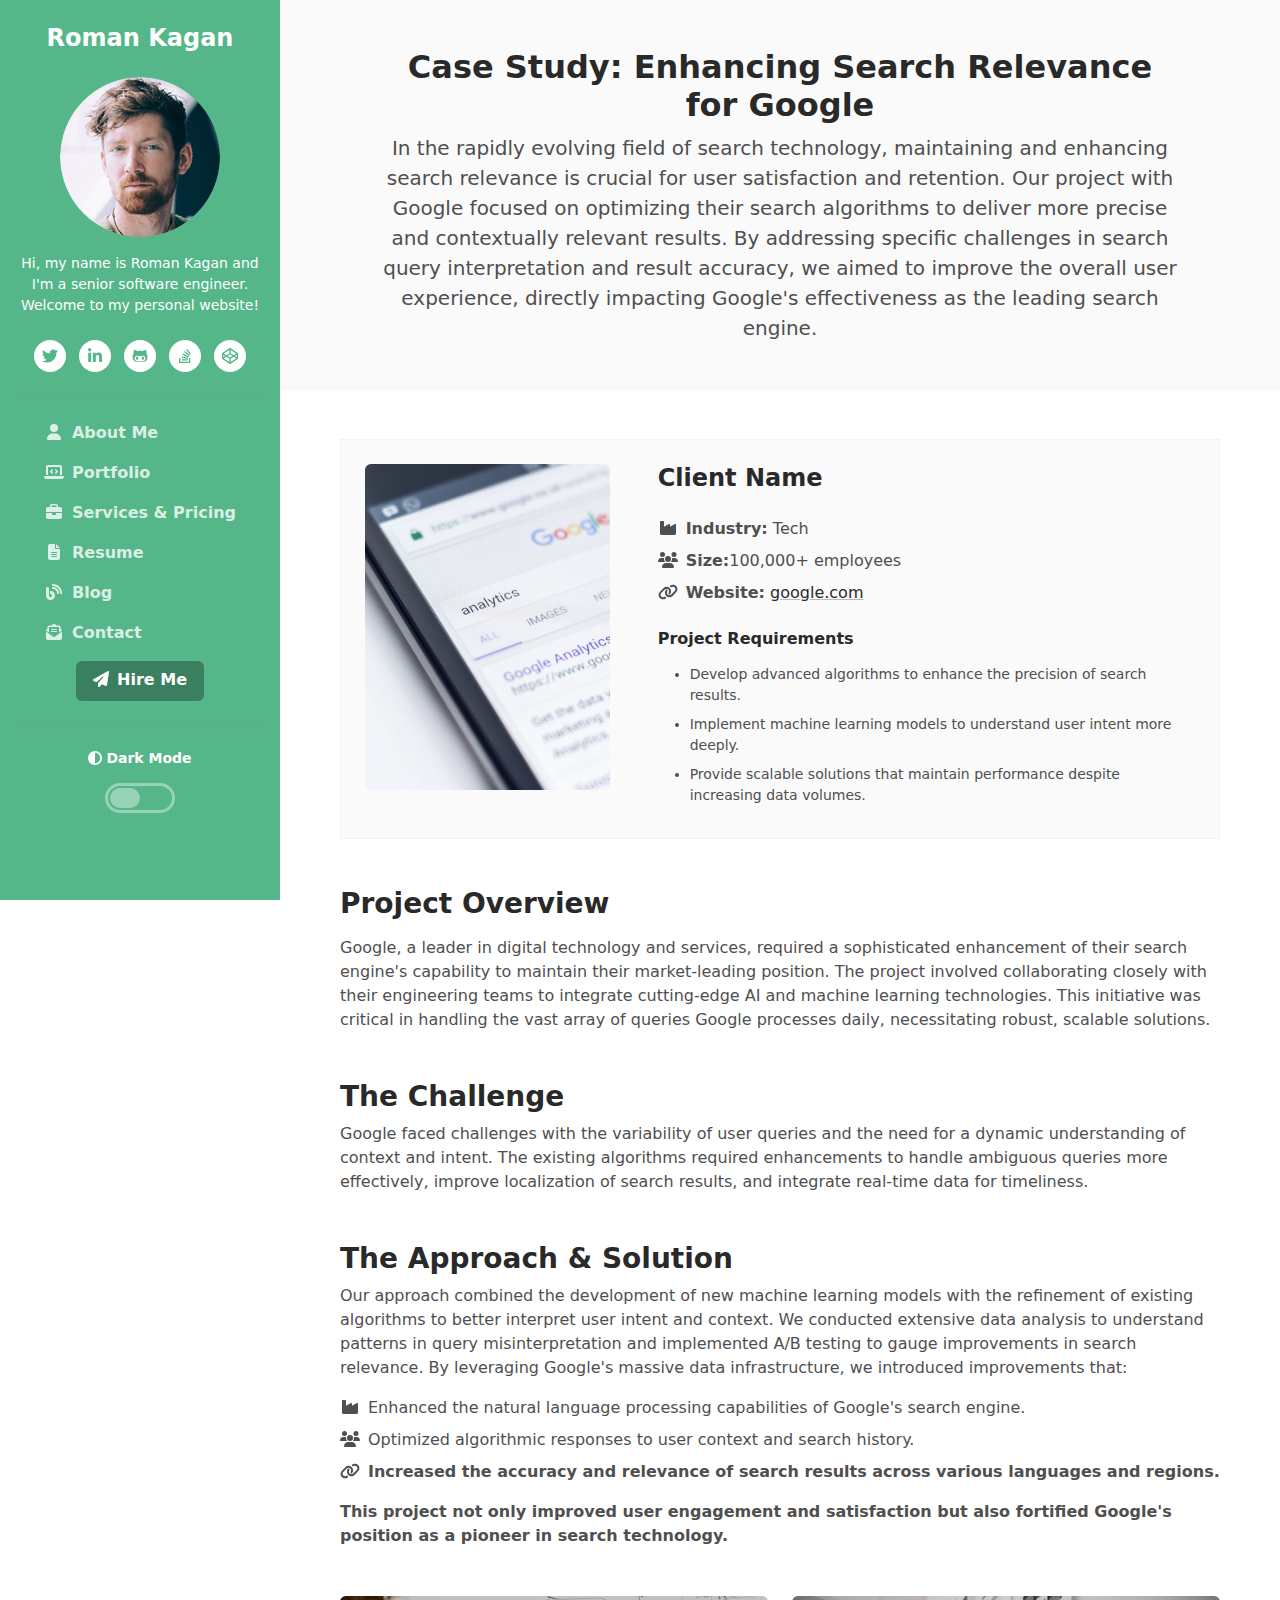
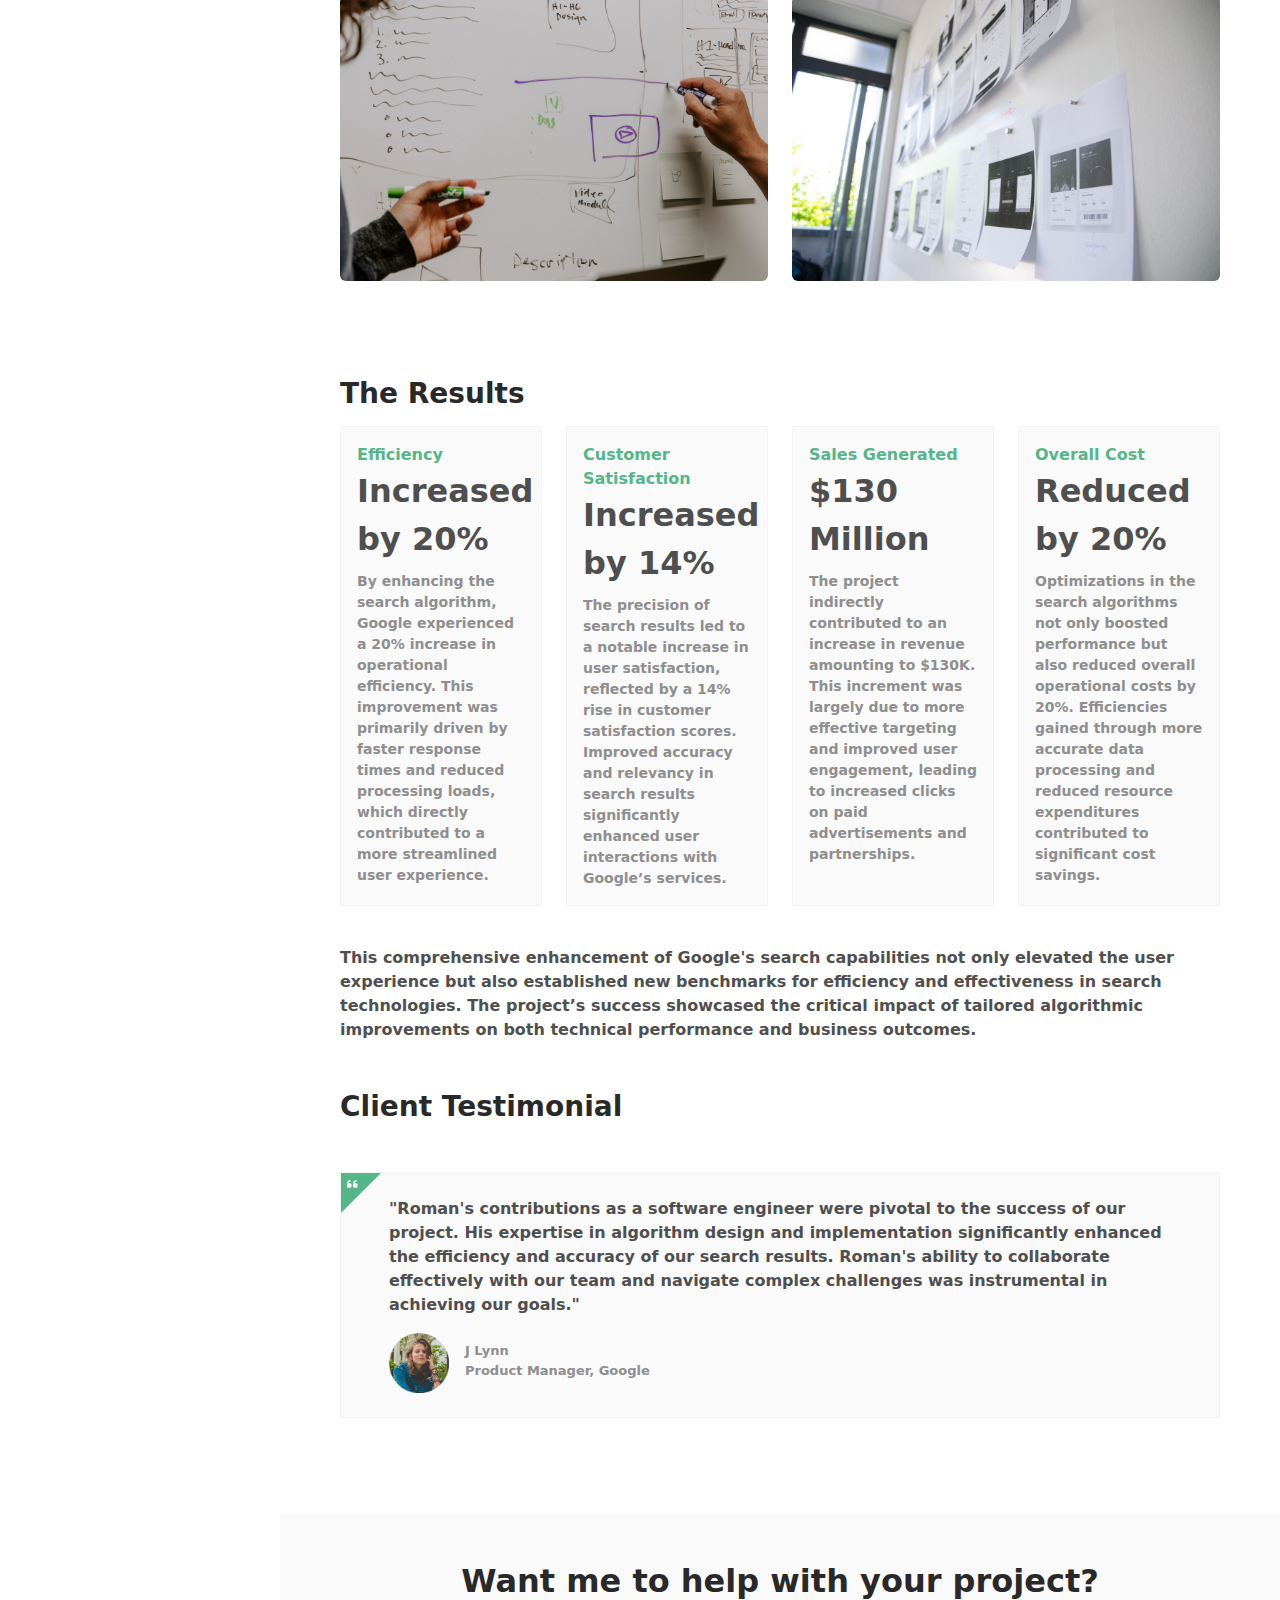
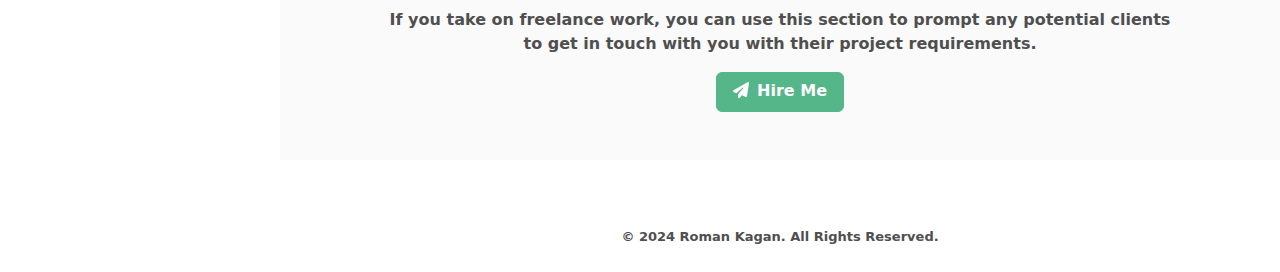
<file: project.html>
<!DOCTYPE html>
<html lang="en"> 
<head>
	<title>Roman Kagan</title>
    
    <!-- Meta -->
    <meta charset="utf-8">
    <meta http-equiv="X-UA-Compatible" content="IE=edge">
    <meta name="viewport" content="width=device-width, initial-scale=1.0">
	<meta name="description" content="Roman Kagan">
    <meta name="author" content="Kagan Media">
    <link rel="shortcut icon" href="favicon.ico"> 
    
    <!-- Google Fonts -->
	<link href="https://fonts.googleapis.com/css?family=Roboto:300,400,500,700" rel="stylesheet">
    
    <!-- FontAwesome JS -->
    <script defer src="assets/fontawesome/js/all.js"></script>
    
    <!-- Theme CSS -->  
    <link id="theme-style" rel="stylesheet" href="assets/css/theme-1.css">

</head> 

<body>
    
    <header class="header text-center">	    
		<div class="force-overflow">
			<h1 class="blog-name pt-lg-4 mb-0"><a class="no-text-decoration" href="index.html">Roman Kagan</a></h1>
			
			<nav class="navbar navbar-expand-lg navbar-dark" >
				
				<button class="navbar-toggler" type="button" data-bs-toggle="collapse" data-bs-target="#navigation" aria-controls="navigation" aria-expanded="false" aria-label="Toggle navigation">
					<span class="navbar-toggler-icon"></span>
				</button>
				
				<div id="navigation" class="collapse navbar-collapse flex-column" >
					<div class="profile-section pt-3 pt-lg-0">
						<img class="profile-image mb-3 rounded-circle mx-auto" src="assets/images/profile.png" alt="image" >			
						
						<div class="bio mb-3">Hi, my name is Roman Kagan and I'm a senior software engineer. Welcome to my personal website!</div><!--//bio-->
						<ul class="social-list list-inline py-2 mx-auto">
							<li class="list-inline-item"><a href="https://twitter.com/roman_kagan"><i class="fab fa-twitter fa-fw"></i></a></li>
							<li class="list-inline-item"><a href="https://linkedin.com/in/romankagan"><i class="fab fa-linkedin-in fa-fw"></i></a></li>
							<li class="list-inline-item"><a href="https://github.com/RusticRoman"><i class="fab fa-github-alt fa-fw"></i></a></li>
							<li class="list-inline-item"><a href="https://stackoverflow.com/users/117802/roman-kagan"><i class="fab fa-stack-overflow fa-fw"></i></a></li>
							<li class="list-inline-item"><a href="https://codepen.io/Roman-Kagan"><i class="fab fa-codepen fa-fw"></i></a></li>	                
						</ul><!--//social-list-->
						<hr> 
					</div><!--//profile-section-->
					
					<ul class="navbar-nav flex-column text-start">
						<li class="nav-item">
							<a class="nav-link" href="index.html"><i class="fas fa-user fa-fw me-2"></i>About Me</a>
						</li>
						<li class="nav-item">
							<a class="nav-link" href="portfolio.html"><i class="fas fa-laptop-code fa-fw me-2"></i>Portfolio</a>
						</li>
						<li class="nav-item">
							<a class="nav-link" href="services.html"><i class="fas fa-briefcase fa-fw me-2"></i>Services &amp; Pricing</a>
						</li>
						<li class="nav-item">
							<a class="nav-link" href="resume.html"><i class="fas fa-file-alt fa-fw me-2"></i>Resume</a>
						</li>
						<li class="nav-item">
							<a class="nav-link" href="blog-home.html"><i class="fas fa-blog fa-fw me-2"></i>Blog</a>
						</li>
						<li class="nav-item">
							<a class="nav-link" href="contact.html"><i class="fas fa-envelope-open-text fa-fw me-2"></i>Contact</a>
						</li>
<!--						<li class="nav-item dropdown">-->
<!--							<a class="nav-link dropdown-toggle" href="project.html#" id="navbarDropdown" role="button" data-bs-toggle="dropdown" aria-expanded="false">-->
<!--								<i class="fas fa-cogs fa-fw me-2"></i>More Pages-->
<!--							</a>-->
<!--							<ul class="dropdown-menu" aria-labelledby="navbarDropdown">-->
<!--								<li><a class="dropdown-item" href="project.html">Project Page</a></li>-->
<!--								<li><a class="dropdown-item" href="blog-home.html">Blog Home 1</a></li>-->
<!--								<li><a class="dropdown-item" href="blog-home-alt.html">Blog Home 2</a></li>-->
<!--								<li><a class="dropdown-item" href="blog-post.html">Blog Post</a></li>-->
<!--							</ul>-->
<!--						</li>-->
					</ul>
					
					<div class="my-2">
						<a class="btn btn-primary" href="contact.html" target="_blank"><i class="fas fa-paper-plane me-2"></i>Hire Me</a>
					</div>
					
	
					<div class="dark-mode-toggle text-center w-100">
						<hr class="mb-4">
					    <h4 class="toggle-name mb-3 "><i class="fas fa-adjust me-1"></i>Dark Mode</h4>
					    
					    <input class="toggle" id="darkmode" type="checkbox">
					    <label class="toggle-btn mx-auto mb-0" for="darkmode"></label>
					    
					</div><!--//dark-mode-toggle-->
				</div>
			</nav>
		</div><!--//force-overflow-->
	</header>
	    
    <div class="main-wrapper">
	    <section class="cta-section theme-bg-light py-5">
		    <div class="container single-col-max-width">
			    <h2 class="heading text-center">Case Study: Enhancing Search Relevance for Google</h2>
			    <div class="project-intro text-center">
					<p class="mb-0 lead">In the rapidly evolving field of search technology, maintaining and enhancing search relevance is crucial for user satisfaction and retention. Our project with Google focused on optimizing their search algorithms to deliver more precise and contextually relevant results. By addressing specific challenges in search query interpretation and result accuracy, we aimed to improve the overall user experience, directly impacting Google's effectiveness as the leading search engine.</p>
				</div>
			    
		    </div><!--//container-->
	    </section>
	    <section class="project px-3 py-5 p-md-5">
		    <div class="container">
			    <div class="project-meta theme-bg-light p-4">
				    <div class="row g-4 g-lg-5">
					    <div class="col-md-5 col-lg-4 col-xxl-3 d-none d-md-block">
					        <img class="project-thumb img-fluid rounded" src="assets/images/project/project-3.jpg" alt="">
					    </div><!--//col-->
						<div class="col-12 col-md-7 col-lg-8 col-xxl-9">
						    <div class="client-info">
							    <h3 class="client-name font-weight-bold mb-4">Client Name</h3>
							    <ul class="client-meta list-unstyled">
								    <li class="mb-2"><i class="fas fa-industry fa-fw me-2"></i><strong>Industry:</strong> Tech</li>
								    <li class="mb-2"><i class="fas fa-users fa-fw me-2"></i><strong>Size:</strong>100,000+ employees</li>
								    <li class="mb-2"><strong><i class="fas fa-link fa-fw me-2"></i>Website:</strong> <a class="theme-link" href="project.html#">google.com</a></li>
								    
							    </ul>
							    <div class="client-bio mb-4"></div>
							    <h4 class="subheading mb-3">Project Requirements</h4>
							    <ul class="mb-0">
								    <li class="mb-2">Develop advanced algorithms to enhance the precision of search results.</li>
								    <li class="mb-2">Implement machine learning models to understand user intent more deeply.</li>
								    <li class="mb-2">Provide scalable solutions that maintain performance despite increasing data volumes.</li>
							    </ul>
						    </div><!--//client-info-->					
						</div><!--//col-->
				    </div><!--//row-->
				</div><!--//project-meta-->
				<div class="project-sections py-5">
					<div class="project-section mb-5">
					    <h3 class="project-section-title mb-3">Project Overview</h3>
					    <p>Google, a leader in digital technology and services, required a sophisticated enhancement of their search engine's capability to maintain their market-leading position. The project involved collaborating closely with their engineering teams to integrate cutting-edge AI and machine learning technologies. This initiative was critical in handling the vast array of queries Google processes daily, necessitating robust, scalable solutions.</p>
					</div><!--//project-section-->
					
					<div class="project-section mb-5">
					     <h3 class="project-section-title">The Challenge</h3>
					    <p>Google faced challenges with the variability of user queries and the need for a dynamic understanding of context and intent. The existing algorithms required enhancements to handle ambiguous queries more effectively, improve localization of search results, and integrate real-time data for timeliness.</p>
					     
					</div><!--//project-section-->
					
					<div class="project-section mb-5">
					     <h3 class="project-section-title">The Approach &amp; Solution</h3>
					    <p>Our approach combined the development of new machine learning models with the refinement of existing algorithms to better interpret user intent and context. We conducted extensive data analysis to understand patterns in query misinterpretation and implemented A/B testing to gauge improvements in search relevance. By leveraging Google's massive data infrastructure, we introduced improvements that:</p>

						<ul class="client-meta list-unstyled">
							<li class="mb-2"><i class="fas fa-industry fa-fw me-2"></i>Enhanced the natural language processing capabilities of Google's search engine.</li>
							<li class="mb-2"><i class="fas fa-users fa-fw me-2"></i>Optimized algorithmic responses to user context and search history.</li>
							<li class="mb-2"><strong><i class="fas fa-link fa-fw me-2"></i>Increased the accuracy and relevance of search results across various languages and regions.</li>
						</ul>
						This project not only improved user engagement and satisfaction but also fortified Google's position as a pioneer in search technology.
					    <div class="row mt-5">
						    <div class="col-12 col-lg-6 mb-5">
							    <img class="img-fluid rounded" src="assets/images/project/project-figure-1.jpg" alt="image">
						    </div>
						    <div class="col-12 col-lg-6 mb-5">
							    <img class="img-fluid rounded" src="assets/images/project/project-figure-2.jpg" alt="image">
						    </div>
					    </div>
						    
<!--					    <p>Lorem ipsum dolor sit amet, consectetuer adipiscing elit. Aenean commodo ligula eget dolor. Aenean massa. Cum sociis natoque penatibus et magnis dis parturient montes, nascetur ridiculus mus. Donec quam felis, ultricies nec, pellentesque eu, pretium quis, sem. Nulla consequat massa quis enim. Donec pede justo, fringilla vel, aliquet nec, vulputate eget, arcu. In enim justo, rhoncus ut, imperdiet a, venenatis vitae, justo. Nullam dictum felis eu pede mollis pretium. Integer tincidunt. Cras dapibus. </p>-->
					     
					</div><!--//project-section-->
					
					<div class="project-section mb-5">
					     <h3 class="project-section-title mb-3">The Results</h3>
					     
					     <div class="metrics mb-4">
						     <div class="row">
							     <div class="metric col-6 col-xl-3 mb-3">
								     <div class="inner p-3 theme-bg-light">
									     <div class="metric-name">Efficiency</div>
									     <div class="metric-data mb-2">Increased by 20%</div>
									     <div class="metric-desc">By enhancing the search algorithm, Google experienced a 20% increase in operational efficiency. This improvement was primarily driven by faster response times and reduced processing loads, which directly contributed to a more streamlined user experience.</div>
								     </div>
							     </div><!--//metric-->
							     <div class="metric col-6 col-xl-3 mb-3">
								     <div class="inner p-3 theme-bg-light">
									     <div class="metric-name">Customer Satisfaction</div>
									     <div class="metric-data mb-2">Increased by 14%</div>
									     <div class="metric-desc">The precision of search results led to a notable increase in user satisfaction, reflected by a 14% rise in customer satisfaction scores. Improved accuracy and relevancy in search results significantly enhanced user interactions with Google’s services.</div>
								     </div>
							     </div><!--//metric-->
							     <div class="metric col-6 col-xl-3 mb-3">
								     <div class="inner p-3 theme-bg-light">
									     <div class="metric-name">Sales Generated</div>
									     <div class="metric-data mb-2">$130 Million</div>
									     <div class="metric-desc">The project indirectly contributed to an increase in revenue amounting to $130K. This increment was largely due to more effective targeting and improved user engagement, leading to increased clicks on paid advertisements and partnerships.</div>
								     </div>
							     </div><!--//metric-->
							     <div class="metric col-6 col-xl-3 mb-3">
								     <div class="inner p-3 theme-bg-light">
									     <div class="metric-name">Overall Cost</div>
									     <div class="metric-data mb-2">Reduced by 20% </div>
									     <div class="metric-desc">
											 Optimizations in the search algorithms not only boosted performance but also reduced overall operational costs by 20%. Efficiencies gained through more accurate data processing and reduced resource expenditures contributed to significant cost savings.
										 </div>
								     </div>
							     </div><!--//metric-->
						     </div><!--//row-->
					     </div><!--//metrics-->
					    <p>This comprehensive enhancement of Google's search capabilities not only elevated the user experience but also established new benchmarks for efficiency and effectiveness in search technologies. The project’s success showcased the critical impact of tailored algorithmic improvements on both technical performance and business outcomes.</p>
					</div><!--//project-section-->
					<div class="project-section mb-5">
					     <h3 class="project-section-title mb-3">Client Testimonial</h3>
                    </div><!--//project-section-->
				    <div class="client-quote">
						<div class="quote-holder">
							<blockquote class="quote-content">
								"Roman's contributions as a software engineer were pivotal to the success of our project. His expertise in algorithm design and implementation significantly enhanced the efficiency and accuracy of our search results. Roman's ability to collaborate effectively with our team and navigate complex challenges was instrumental in achieving our goals."
							</blockquote>
							<i class="fas fa-quote-left"></i>
						</div><!--//quote-holder-->
						<div class="source-holder">
							<div class="source-profile">
								<img src="assets/images/clients/profile-4.png" alt="image"/>
							</div>
							<div class="meta">
								<div class="name">J Lynn</div>
								<div class="info">Product Manager, Google</div>
							</div>
						</div>
					</div>
				</div>
		    </div>
	    </section>
	    
	    <section class="promo-section theme-bg-light py-5 text-center">
		    <div class="container single-col-max-width">
			    <h2 class="title">Want me to help with your project?</h2>
			    <p>If you take on freelance work, you can use this section to prompt any potential clients to get in touch with you with their project requirements.</p>
                <div class="text-center"><a class="btn btn-primary" href="contact.html" target="_blank"><i class="fas fa-paper-plane me-2"></i>Hire Me</a></div>
		    </div><!--//container-->
	    </section><!--//promo-section-->
	    
	    <footer class="footer text-center py-4">
			<small class="copyright">© 2024 Roman Kagan. All Rights Reserved.</small>
		</footer>
    
    </div><!--//main-wrapper-->
    
    <!-- *****CONFIGURE STYLE (REMOVE ON YOUR PRODUCTION SITE)****** -->  
	<!-- <div id="config-panel" class="config-panel config-panel-hide d-none d-lg-block">
		<div class="panel-inner">
			<a id="config-trigger" class="config-trigger text-center" href="project.html#"><i class="fas fa-cog mx-auto" data-fa-transform="down-6" ></i></a>
			<h5 class="panel-title">Choose Color</h5>
			<ul id="color-options" class="list-inline mb-0">
				<li class="theme-1 active list-inline-item"><a data-style="assets/css/theme-1.css" href="project.html#"></a></li>
				<li class="theme-2  list-inline-item"><a data-style="assets/css/theme-2.css" href="project.html#"></a></li>
				<li class="theme-3  list-inline-item"><a data-style="assets/css/theme-3.css" href="project.html#"></a></li>
				<li class="theme-4  list-inline-item"><a data-style="assets/css/theme-4.css" href="project.html#"></a></li>
				<li class="theme-5  list-inline-item"><a data-style="assets/css/theme-5.css" href="project.html#"></a></li>
				<li class="theme-6  list-inline-item"><a data-style="assets/css/theme-6.css" href="project.html#"></a></li>
				<li class="theme-7  list-inline-item"><a data-style="assets/css/theme-7.css" href="project.html#"></a></li>
				<li class="theme-8  list-inline-item"><a data-style="assets/css/theme-8.css" href="project.html#"></a></li>
				<li class="theme-9  list-inline-item"><a data-style="assets/css/theme-9.css" href="project.html#"></a></li>
				<li class="theme-10  list-inline-item"><a data-style="assets/css/theme-10.css" href="project.html#"></a></li>
			</ul>
			<a id="config-close" class="close" href="project.html#"><i class="fa fa-times-circle"></i></a>
		</div>
	</div> -->

    <!-- Javascript -->          
    <script src="assets/plugins/popper.min.js"></script> 
    <script src="assets/plugins/bootstrap/js/bootstrap.min.js"></script> 
    
    <!-- Dark Mode -->
	<script src="assets/plugins/js-cookie.min.js"></script>
	<script src="assets/js/dark-mode.js"></script>

    <!-- Style Switcher (REMOVE ON YOUR PRODUCTION SITE) -->
    <script src="assets/js/demo/style-switcher.js"></script>     
</body>
</html>
</file>
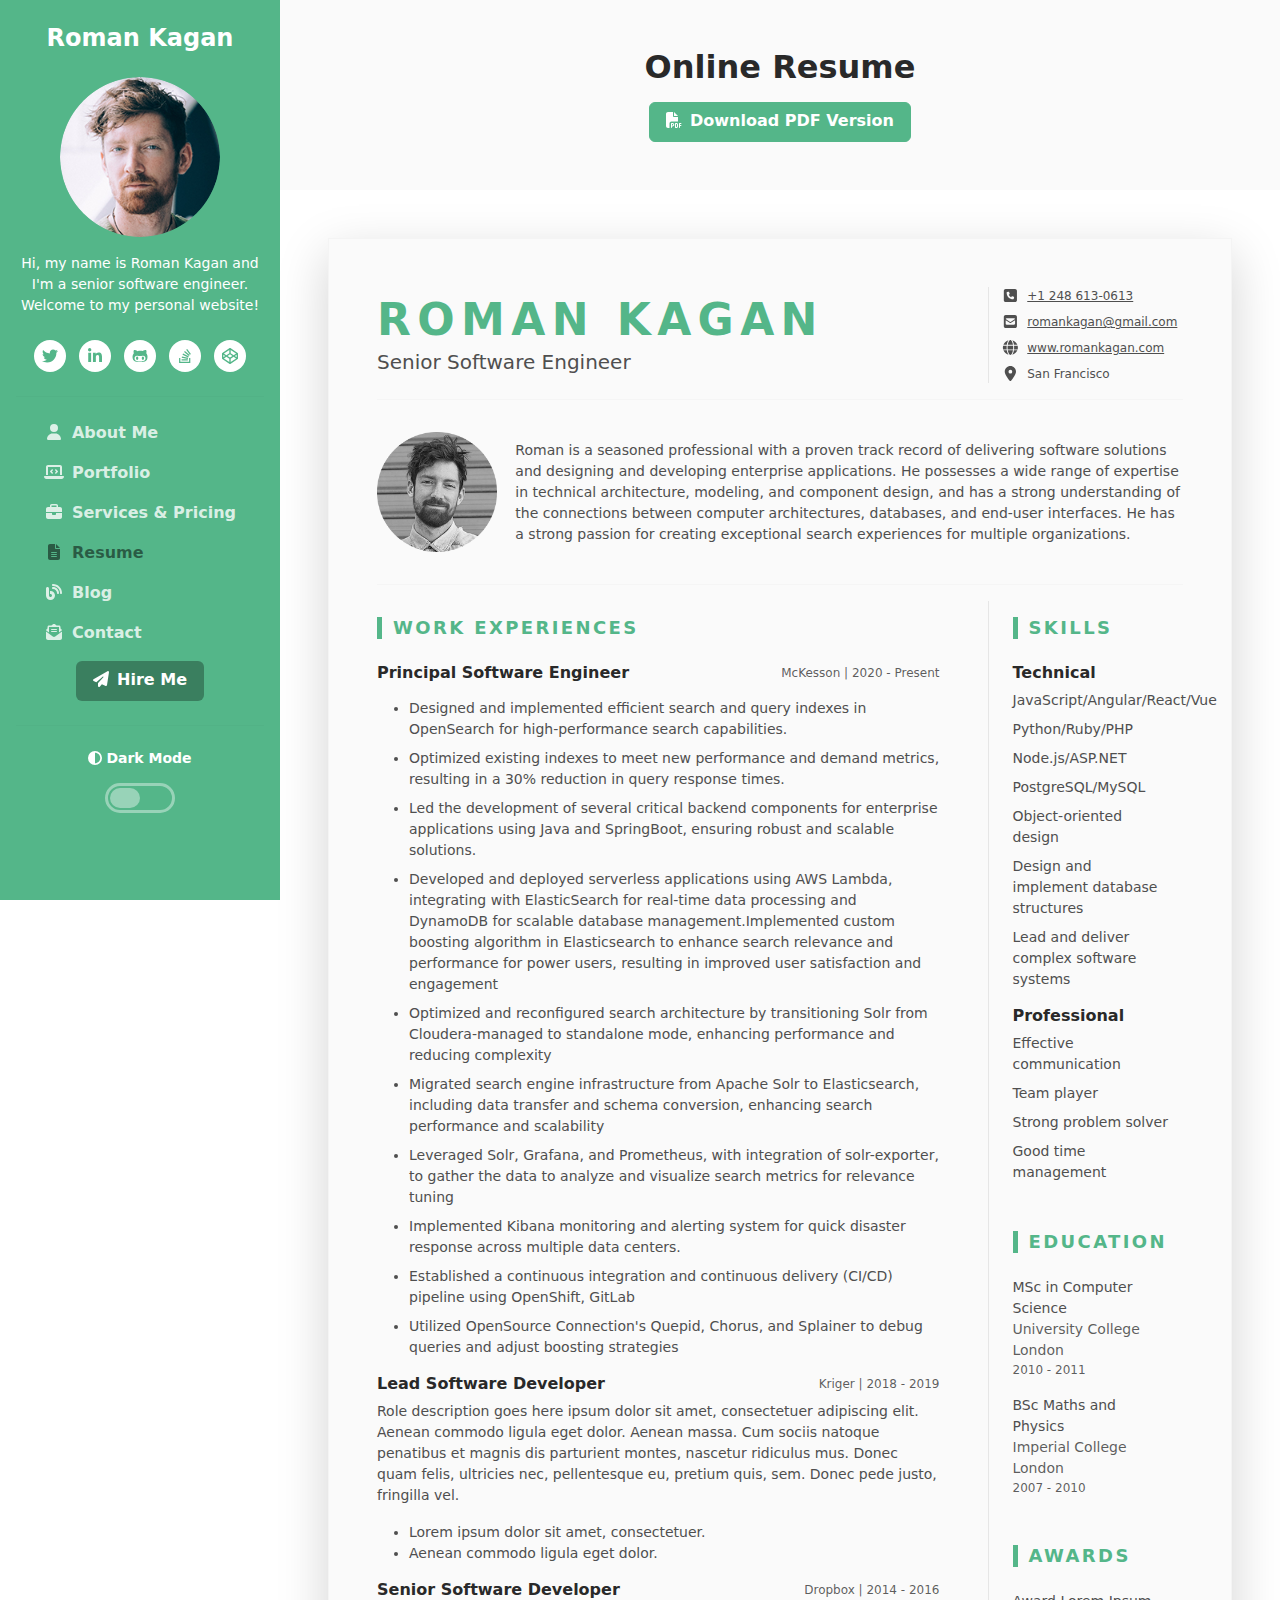
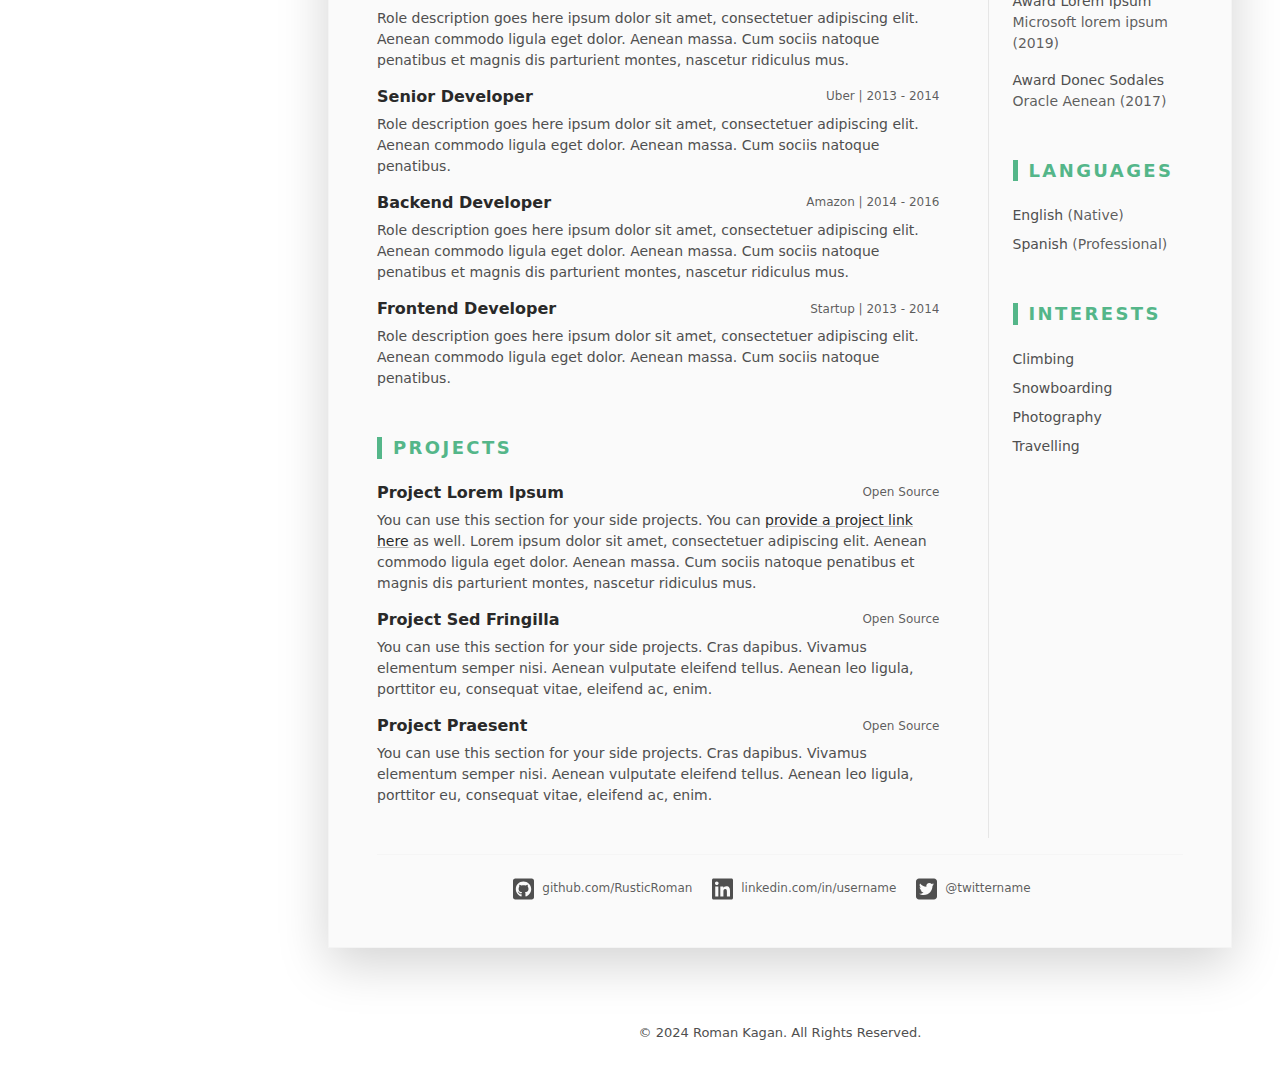
<file: resume.html>
<!DOCTYPE html>
<html lang="en"> 
<head>
	<title>Roman Kagan</title>
	
	<!-- Meta -->
	<meta charset="utf-8">
	<meta http-equiv="X-UA-Compatible" content="IE=edge">
	<meta name="viewport" content="width=device-width, initial-scale=1.0">
	<meta name="description" content="Roman Kagan">
	<meta name="author" content="Kagan Media">
	<link rel="shortcut icon" href="favicon.ico"> 
	
	<!-- Google Fonts -->
	<link href="https://fonts.googleapis.com/css?family=Roboto:300,400,500,700,900" rel="stylesheet">
	
	<!-- FontAwesome JS -->
    <script defer src="assets/fontawesome/js/all.js"></script>
	
	<!-- Theme CSS -->  
	<link id="theme-style" rel="stylesheet" href="assets/css/theme-1.css">

</head> 

<body>
	
	<header class="header text-center">	    
		<div class="force-overflow">
			<h1 class="blog-name pt-lg-4 mb-0"><a class="no-text-decoration" href="index.html">Roman Kagan</a></h1>
			
			<nav class="navbar navbar-expand-lg navbar-dark" >
				
				<button class="navbar-toggler" type="button" data-bs-toggle="collapse" data-bs-target="#navigation" aria-controls="navigation" aria-expanded="false" aria-label="Toggle navigation">
					<span class="navbar-toggler-icon"></span>
				</button>
				
				<div id="navigation" class="collapse navbar-collapse flex-column" >
					<div class="profile-section pt-3 pt-lg-0">
						<img class="profile-image mb-3 rounded-circle mx-auto" src="assets/images/profile.png" alt="image" >			
						
						<div class="bio mb-3">Hi, my name is Roman Kagan and I'm a senior software engineer. Welcome to my personal website!</div><!--//bio-->
						<ul class="social-list list-inline py-2 mx-auto">
							<li class="list-inline-item"><a href="https://twitter.com/roman_kagan"><i class="fab fa-twitter fa-fw"></i></a></li>
							<li class="list-inline-item"><a href="https://linkedin.com/in/romankagan"><i class="fab fa-linkedin-in fa-fw"></i></a></li>
							<li class="list-inline-item"><a href="https://github.com/RusticRoman"><i class="fab fa-github-alt fa-fw"></i></a></li>
							<li class="list-inline-item"><a href="https://stackoverflow.com/users/117802/roman-kagan"><i class="fab fa-stack-overflow fa-fw"></i></a></li>
							<li class="list-inline-item"><a href="https://codepen.io/Roman-Kagan"><i class="fab fa-codepen fa-fw"></i></a></li>	                						</ul><!--//social-list-->
						<hr> 
					</div><!--//profile-section-->
					
					<ul class="navbar-nav flex-column text-start">
						<li class="nav-item">
							<a class="nav-link" href="index.html"><i class="fas fa-user fa-fw me-2"></i>About Me</a>
						</li>
						<li class="nav-item">
							<a class="nav-link" href="portfolio.html"><i class="fas fa-laptop-code fa-fw me-2"></i>Portfolio</a>
						</li>
						<li class="nav-item">
							<a class="nav-link" href="services.html"><i class="fas fa-briefcase fa-fw me-2"></i>Services &amp; Pricing</a>
						</li>
						<li class="nav-item">
							<a class="nav-link active" href="resume.html"><i class="fas fa-file-alt fa-fw me-2"></i>Resume<span class="sr-only">(current)</span></a>
						</li>
						<li class="nav-item">
							<a class="nav-link" href="blog-home.html"><i class="fas fa-blog fa-fw me-2"></i>Blog</a>
						</li>
						<li class="nav-item">
							<a class="nav-link" href="contact.html"><i class="fas fa-envelope-open-text fa-fw me-2"></i>Contact</a>
						</li>
<!--						<li class="nav-item dropdown">-->
<!--							<a class="nav-link dropdown-toggle" href="resume.html#" id="navbarDropdown" role="button" data-bs-toggle="dropdown" aria-expanded="false">-->
<!--								<i class="fas fa-cogs fa-fw me-2"></i>More Pages-->
<!--							</a>-->
<!--							<ul class="dropdown-menu" aria-labelledby="navbarDropdown">-->
<!--								<li><a class="dropdown-item" href="project.html">Project Page</a></li>-->
<!--								<li><a class="dropdown-item" href="blog-home.html">Blog Home 1</a></li>-->
<!--								<li><a class="dropdown-item" href="blog-home-alt.html">Blog Home 2</a></li>-->
<!--								<li><a class="dropdown-item" href="blog-post.html">Blog Post</a></li>-->
<!--							</ul>-->
<!--						</li>-->
					</ul>
					
					<div class="my-2">
						<a class="btn btn-primary" href="contact.html" target="_blank"><i class="fas fa-paper-plane me-2"></i>Hire Me</a>
					</div>
					
	
					<div class="dark-mode-toggle text-center w-100">
						<hr class="mb-4">
					    <h4 class="toggle-name mb-3 "><i class="fas fa-adjust me-1"></i>Dark Mode</h4>
					    
					    <input class="toggle" id="darkmode" type="checkbox">
					    <label class="toggle-btn mx-auto mb-0" for="darkmode"></label>
					    
					</div><!--//dark-mode-toggle-->
				</div>
			</nav>
		</div><!--//force-overflow-->
	</header>
	
	<div class="main-wrapper">
		<section class="cta-section theme-bg-light py-5">
			<div class="container text-center single-col-max-width">
				<h2 class="heading mb-3">Online Resume</h2>
				<a class="btn btn-primary" href="https://romankagan.com/assets/pdf/roman_kagan_resume.pdf" target="_blank"><i class="fas fa-file-pdf me-2"></i>Download PDF Version</a>
				
				
			</div><!--//container-->
		</section>
		<div class="container resume-container px-3 px-lg-5">
			<article class="resume-wrapper mx-auto theme-bg-light p-5 mb-5 my-5 shadow-lg">
				
				<div class="resume-header">
					<div class="row align-items-center">
						<div class="resume-title col-12 col-md-6 col-lg-8 col-xl-9">
							<h2 class="resume-name mb-0 text-uppercase">Roman Kagan</h2>
							<div class="resume-tagline mb-3 mb-md-0">Senior Software Engineer</div>
						</div><!--//resume-title-->
						<div class="resume-contact col-12 col-md-6 col-lg-4 col-xl-3">
							<ul class="list-unstyled mb-0">
								<li class="mb-2"><i class="fas fa-phone-square fa-fw fa-lg me-2 "></i><a class="resume-link" href="tel:#">+1 248 613-0613</a></li>
								<li class="mb-2"><i class="fas fa-envelope-square fa-fw fa-lg me-2"></i><a class="resume-link" href="mailto:#">romankagan@gmail.com</a></li>
								<li class="mb-2"><i class="fas fa-globe fa-fw fa-lg me-2"></i><a class="resume-link" href="resume.html#">www.romankagan.com</a></li>
								<li class="mb-0"><i class="fas fa-map-marker-alt fa-fw fa-lg me-2"></i>San Francisco</li>
							</ul>
						</div><!--//resume-contact-->
					</div><!--//row-->
					
				</div><!--//resume-header-->
				<hr>
				<div class="resume-intro py-3">
					<div class="row align-items-center">
						<div class="col-12 col-md-3 col-xl-2 text-center">
						    <img class="resume-profile-image mb-3 mb-md-0 me-md-5  ms-md-0 rounded mx-auto" src="assets/images/resume-profile.png" alt="image">
						</div>
						
						<div class="col text-start">
							<p class="mb-0">Roman is a seasoned professional with a proven track record of delivering software solutions and designing and developing enterprise applications. He possesses a wide range of expertise in technical architecture, modeling, and component design, and has a strong understanding of the connections between computer architectures, databases, and end-user interfaces. He has a strong passion for creating exceptional search experiences for multiple organizations.</p>
						</div><!--//col-->
					</div>
				</div><!--//resume-intro-->
				<hr>
				<div class="resume-body">
					<div class="row">
						<div class="resume-main col-12 col-lg-8 col-xl-9   pe-0   pe-lg-5">
							<section class="work-section py-3">
								<h3 class="text-uppercase resume-section-heading mb-4">Work Experiences</h3>
								<div class="item mb-3">
									<div class="item-heading row align-items-center mb-2">
										<h4 class="item-title col-12 col-md-6 col-lg-8 mb-2 mb-md-0">Principal Software Engineer</h4>
										<div class="item-meta col-12 col-md-6 col-lg-4 text-muted text-start text-md-end">McKesson | 2020 - Present</div>
										
									</div>
									<div class="item-content">
										<p>
											<ul class="mb-0">
												<li class="mb-2">Designed and implemented efficient search and query indexes in OpenSearch for high-performance search capabilities.</li>
												<li class="mb-2">Optimized existing indexes to meet new performance and demand metrics, resulting in a 30% reduction in query response times.</li>
												<li class="mb-2">Led the development of several critical backend components for enterprise applications using Java and SpringBoot, ensuring robust and scalable solutions.</li>
												<li class="mb-2">Developed and deployed serverless applications using AWS Lambda, integrating with ElasticSearch for real-time data processing and DynamoDB for scalable database management.Implemented custom boosting algorithm in Elasticsearch to enhance search relevance and performance for power users, resulting in improved user satisfaction and engagement</li>
												<li class="mb-2">Optimized and reconfigured search architecture by transitioning Solr from Cloudera-managed to standalone mode, enhancing performance and reducing complexity</li>
												<li class="mb-2">Migrated search engine infrastructure from Apache Solr to Elasticsearch, including data transfer and schema conversion, enhancing search performance and scalability</li>
												<li class="mb-2">Leveraged Solr, Grafana, and Prometheus, with integration of solr-exporter, to gather the data to analyze and visualize search metrics for relevance tuning</li>
												<li class="mb-2">Implemented Kibana monitoring and alerting system for quick disaster response across multiple data centers.</li>
												<li class="mb-2">Established a continuous integration and continuous delivery (CI/CD) pipeline using OpenShift, GitLab</li>
												<li class="mb-2">Utilized OpenSource Connection's Quepid, Chorus, and Splainer to debug queries and adjust boosting strategies</li>
											</ul>
										</p>
									</div>
								</div><!--//item-->
								<div class="item mb-3">
									<div class="item-heading row align-items-center mb-2">
										<h4 class="item-title col-12 col-md-6 col-lg-8 mb-2 mb-md-0">Lead Software Developer</h4>
										<div class="item-meta col-12 col-md-6 col-lg-4 text-muted text-start text-md-end">Kriger | 2018 - 2019</div>
										
									</div>
									<div class="item-content">
										<p>Role description goes here ipsum dolor sit amet, consectetuer adipiscing elit. Aenean commodo ligula eget dolor. Aenean massa. Cum sociis natoque penatibus et magnis dis parturient montes, nascetur ridiculus mus. Donec quam felis, ultricies nec, pellentesque eu, pretium quis, sem. Donec pede justo, fringilla vel.</p>
										<ul class="resume-list">
											<li>Lorem ipsum dolor sit amet, consectetuer.</li>
											<li>Aenean commodo ligula eget dolor.</li>
										</ul>
									</div>
								</div><!--//item-->
								<div class="item mb-3">
									<div class="item-heading row align-items-center mb-2">
										<h4 class="item-title col-12 col-md-6 col-lg-8 mb-2 mb-md-0">Senior Software Developer</h4>
										<div class="item-meta col-12 col-md-6 col-lg-4 text-muted text-start text-md-end">Dropbox | 2014 - 2016</div>
										
									</div>
									<div class="item-content">
										<p>Role description goes here ipsum dolor sit amet, consectetuer adipiscing elit. Aenean commodo ligula eget dolor. Aenean massa. Cum sociis natoque penatibus et magnis dis parturient montes, nascetur ridiculus mus.</p>
									</div>
								</div><!--//item-->
								<div class="item">
									<div class="item-heading row align-items-center mb-2">
										<h4 class="item-title col-12 col-md-6 col-lg-8 mb-2 mb-md-0">Senior Developer</h4>
										<div class="item-meta col-12 col-md-6 col-lg-4 text-muted text-start text-md-end">Uber | 2013 - 2014</div>
										
									</div>
									<div class="item-content">
										<p>Role description goes here ipsum dolor sit amet, consectetuer adipiscing elit. Aenean commodo ligula eget dolor. Aenean massa. Cum sociis natoque penatibus. </p>
									</div>
								</div><!--//item-->
								<div class="item">
									<div class="item-heading row align-items-center mb-2">
										<h4 class="item-title col-12 col-md-6 col-lg-8 mb-2 mb-md-0">Backend Developer</h4>
										<div class="item-meta col-12 col-md-6 col-lg-4 text-muted text-start text-md-end">Amazon | 2014 - 2016</div>
										
									</div>
									<div class="item-content">
										<p>Role description goes here ipsum dolor sit amet, consectetuer adipiscing elit. Aenean commodo ligula eget dolor. Aenean massa. Cum sociis natoque penatibus et magnis dis parturient montes, nascetur ridiculus mus.</p>
									</div>
								</div><!--//item-->
								<div class="item">
									<div class="item-heading row align-items-center mb-2">
										<h4 class="item-title col-12 col-md-6 col-lg-8 mb-2 mb-md-0">Frontend Developer</h4>
										<div class="item-meta col-12 col-md-6 col-lg-4 text-muted text-start text-md-end">Startup | 2013 - 2014</div>
										
									</div>
									<div class="item-content">
										<p>Role description goes here ipsum dolor sit amet, consectetuer adipiscing elit. Aenean commodo ligula eget dolor. Aenean massa. Cum sociis natoque penatibus. </p>
									</div>
								</div><!--//item-->
								
							</section><!--//work-section-->

							
							<section class="project-section py-3">
								<h3 class="text-uppercase resume-section-heading mb-4">Projects</h3>
								<div class="item mb-3">
									<div class="item-heading row align-items-center mb-2">
										<h4 class="item-title col-12 col-md-6 col-lg-8 mb-2 mb-md-0">Project Lorem Ipsum</h4>
										<div class="item-meta col-12 col-md-6 col-lg-4 text-muted text-start text-md-end">Open Source</div>
										
									</div>
									<div class="item-content">
										<p>You can use this section for your side projects. You can <a href="resume.html#" class="theme-link">provide a project link here</a> as well. Lorem ipsum dolor sit amet, consectetuer adipiscing elit. Aenean commodo ligula eget dolor. Aenean massa. Cum sociis natoque penatibus et magnis dis parturient montes, nascetur ridiculus mus.</p>
										
										
									</div>
								</div><!--//item-->
								<div class="item">
									<div class="item-heading row align-items-center mb-2">
										<h4 class="item-title col-12 col-md-6 col-lg-8 mb-2 mb-md-0">Project Sed Fringilla</h4>
										<div class="item-meta col-12 col-md-6 col-lg-4 text-muted text-start text-md-end">Open Source</div>
										
									</div>
									<div class="item-content">
										<p>You can use this section for your side projects. Cras dapibus. Vivamus elementum semper nisi. Aenean vulputate eleifend tellus. Aenean leo ligula, porttitor eu, consequat vitae, eleifend ac, enim.</p>
										
									</div>
								</div><!--//item-->
								<div class="item">
									<div class="item-heading row align-items-center mb-2">
										<h4 class="item-title col-12 col-md-6 col-lg-8 mb-2 mb-md-0">Project Praesent </h4>
										<div class="item-meta col-12 col-md-6 col-lg-4 text-muted text-start text-md-end">Open Source</div>
										
									</div>
									<div class="item-content">
										<p>You can use this section for your side projects. Cras dapibus. Vivamus elementum semper nisi. Aenean vulputate eleifend tellus. Aenean leo ligula, porttitor eu, consequat vitae, eleifend ac, enim.</p>
										
									</div>
								</div><!--//item-->
							</section><!--//project-section-->	
						</div><!--//resume-main-->
						<aside class="resume-aside col-12 col-lg-4 col-xl-3 px-lg-4 pb-lg-4">
							<section class="skills-section py-3">
								<h3 class="text-uppercase resume-section-heading mb-4">Skills</h3>
								<div class="item">
									<h4 class="item-title">Technical</h4>
									<ul class="list-unstyled resume-skills-list">
										<li class="mb-2">JavaScript/Angular/React/Vue</li>
										<li class="mb-2">Python/Ruby/PHP<li>
											<li class="mb-2">Node.js/ASP.NET</li>
											<li class="mb-2">PostgreSQL/MySQL</li>
											<li class="mb-2">Object-oriented design</li>
											<li class="mb-2">Design and implement database structures</li>
											<li>Lead and deliver complex software systems</li>
										</ul>
									</div><!--//item-->
									<div class="item">
										<h4 class="item-title">Professional</h4>
										<ul class="list-unstyled resume-skills-list">
											<li class="mb-2">Effective communication</li>
											<li class="mb-2">Team player<li>
												<li class="mb-2">Strong problem solver</li>
												<li>Good time management</li>
											</ul>
										</div><!--//item-->
									</section><!--//skills-section-->
									<section class="education-section py-3">
										<h3 class="text-uppercase resume-section-heading mb-4">Education</h3>
										<ul class="list-unstyled resume-education-list">
											<li class="mb-3">
												<div class="resume-degree font-weight-bold">MSc in Computer Science</div>
												<div class="resume-degree-org text-muted">University College London</div>
												<div class="resume-degree-time text-muted">2010 - 2011</div>
											</li>
											<li>
												<div class="resume-degree font-weight-bold">BSc Maths and Physics</div>
												<div class="resume-degree-org text-muted">Imperial College London</div>
												<div class="resume-degree-time text-muted">2007 - 2010</div>
											</li>
										</ul>
									</section><!--//education-section-->
									<section class="education-section py-3">
										<h3 class="text-uppercase resume-section-heading mb-4">Awards</h3>
										<ul class="list-unstyled resume-awards-list">
											<li class="mb-3">
												<div class="font-weight-bold">Award Lorem Ipsum</div>
												<div class="text-muted">Microsoft lorem ipsum (2019)</div>
											</li>
											<li>
												<div class="font-weight-bold">Award Donec Sodales</div>
												<div class="text-muted">Oracle Aenean (2017)</div>
											</li>
										</ul>
									</section><!--//education-section-->
									<section class="skills-section py-3">
										<h3 class="text-uppercase resume-section-heading mb-4">Languages</h3>
										<ul class="list-unstyled resume-lang-list">
											<li class="mb-2">English <span class="text-muted">(Native)</span></li>
											<li>Spanish <span class="text-muted">(Professional)</span></li>
										</ul>
									</section><!--//certificates-section-->
									<section class="skills-section py-3">
										<h3 class="text-uppercase resume-section-heading mb-4">Interests</h3>
										<ul class="list-unstyled resume-interests-list mb-0">
											<li class="mb-2">Climbing</li>
											<li class="mb-2">Snowboarding</li>
											<li class="mb-2">Photography</li>
											<li>Travelling</li>
										</ul>
									</section><!--//certificates-section-->
									
								</aside><!--//resume-aside-->
							</div><!--//row-->
						</div><!--//resume-body-->
						<hr>
						<div class="resume-footer text-center">
							<ul class="resume-social-list list-inline mx-auto mb-0 d-inline-block text-muted">
								<li class="list-inline-item mb-lg-0 me-3"><a class="resume-link" href="https://github.com/RusticRoman"><i class="fab fa-github-square fa-2x me-2" data-fa-transform="down-4"></i><span class="d-none d-lg-inline-block text-muted">github.com/RusticRoman</span></a></li>
								<li class="list-inline-item mb-lg-0 me-3"><a class="resume-link" href="https://linkedin.com/in/romankagan"><i class="fab fa-linkedin fa-2x me-2" data-fa-transform="down-4"></i><span class="d-none d-lg-inline-block text-muted">linkedin.com/in/username</span></a></li>
								<li class="list-inline-item mb-lg-0 me-lg-3"><a class="resume-link" href="https://twitter.com/roman_kagan"><i class="fab fa-twitter-square fa-2x me-2" data-fa-transform="down-4"></i><span class="d-none d-lg-inline-block text-muted">@twittername</span></a></li>

								<!-- <li class="list-inline-item"><a href="https://twitter.com/roman_kagan"><i class="fab fa-twitter fa-fw"></i></a></li>
								<li class="list-inline-item"><a href="https://linkedin.com/in/romankagan"><i class="fab fa-linkedin-in fa-fw"></i></a></li>
								<li class="list-inline-item"><a href="https://github.com/RusticRoman"><i class="fab fa-github-alt fa-fw"></i></a></li>
								<li class="list-inline-item"><a href="https://stackoverflow.com/users/117802/roman-kagan"><i class="fab fa-stack-overflow fa-fw"></i></a></li>
								<li class="list-inline-item"><a href="https://codepen.io/Roman-Kagan"><i class="fab fa-codepen fa-fw"></i></a></li> -->
							</ul>
						</div><!--//resume-footer-->
					</article>
					
				</div><!--//container-->
				
				<footer class="footer text-center py-4">
					<small class="copyright">© 2024 Roman Kagan. All Rights Reserved.</small>
				</footer>
				
			</div><!--//main-wrapper-->

			<!-- <div id="config-panel" class="config-panel config-panel-hide d-none d-lg-block">
				<div class="panel-inner">
					<a id="config-trigger" class="config-trigger text-center" href="resume.html#"><i class="fas fa-cog mx-auto" data-fa-transform="down-6" ></i></a>
					<h5 class="panel-title">Choose Color</h5>
					<ul id="color-options" class="list-inline mb-0">
						<li class="theme-1 active list-inline-item"><a data-style="assets/css/theme-1.css" href="resume.html#"></a></li>
						<li class="theme-2  list-inline-item"><a data-style="assets/css/theme-2.css" href="resume.html#"></a></li>
						<li class="theme-3  list-inline-item"><a data-style="assets/css/theme-3.css" href="resume.html#"></a></li>
						<li class="theme-4  list-inline-item"><a data-style="assets/css/theme-4.css" href="resume.html#"></a></li>
						<li class="theme-5  list-inline-item"><a data-style="assets/css/theme-5.css" href="resume.html#"></a></li>
						<li class="theme-6  list-inline-item"><a data-style="assets/css/theme-6.css" href="resume.html#"></a></li>
						<li class="theme-7  list-inline-item"><a data-style="assets/css/theme-7.css" href="resume.html#"></a></li>
						<li class="theme-8  list-inline-item"><a data-style="assets/css/theme-8.css" href="resume.html#"></a></li>
						<li class="theme-9  list-inline-item"><a data-style="assets/css/theme-9.css" href="resume.html#"></a></li>
						<li class="theme-10  list-inline-item"><a data-style="assets/css/theme-10.css" href="resume.html#"></a></li>
					</ul>
					<a id="config-close" class="close" href="resume.html#"><i class="fa fa-times-circle"></i></a>
				</div>
			</div> -->

			<!-- Javascript -->          
			<script src="assets/plugins/popper.min.js"></script> 
			<script src="assets/plugins/bootstrap/js/bootstrap.min.js"></script>
			
			<!-- Dark Mode -->
			<script src="assets/plugins/js-cookie.min.js"></script>
			<script src="assets/js/dark-mode.js"></script>

			<!-- Style Switcher (REMOVE ON YOUR PRODUCTION SITE) -->
			<script src="assets/js/demo/style-switcher.js"></script>     
			

		</body>
		</html>
</file>
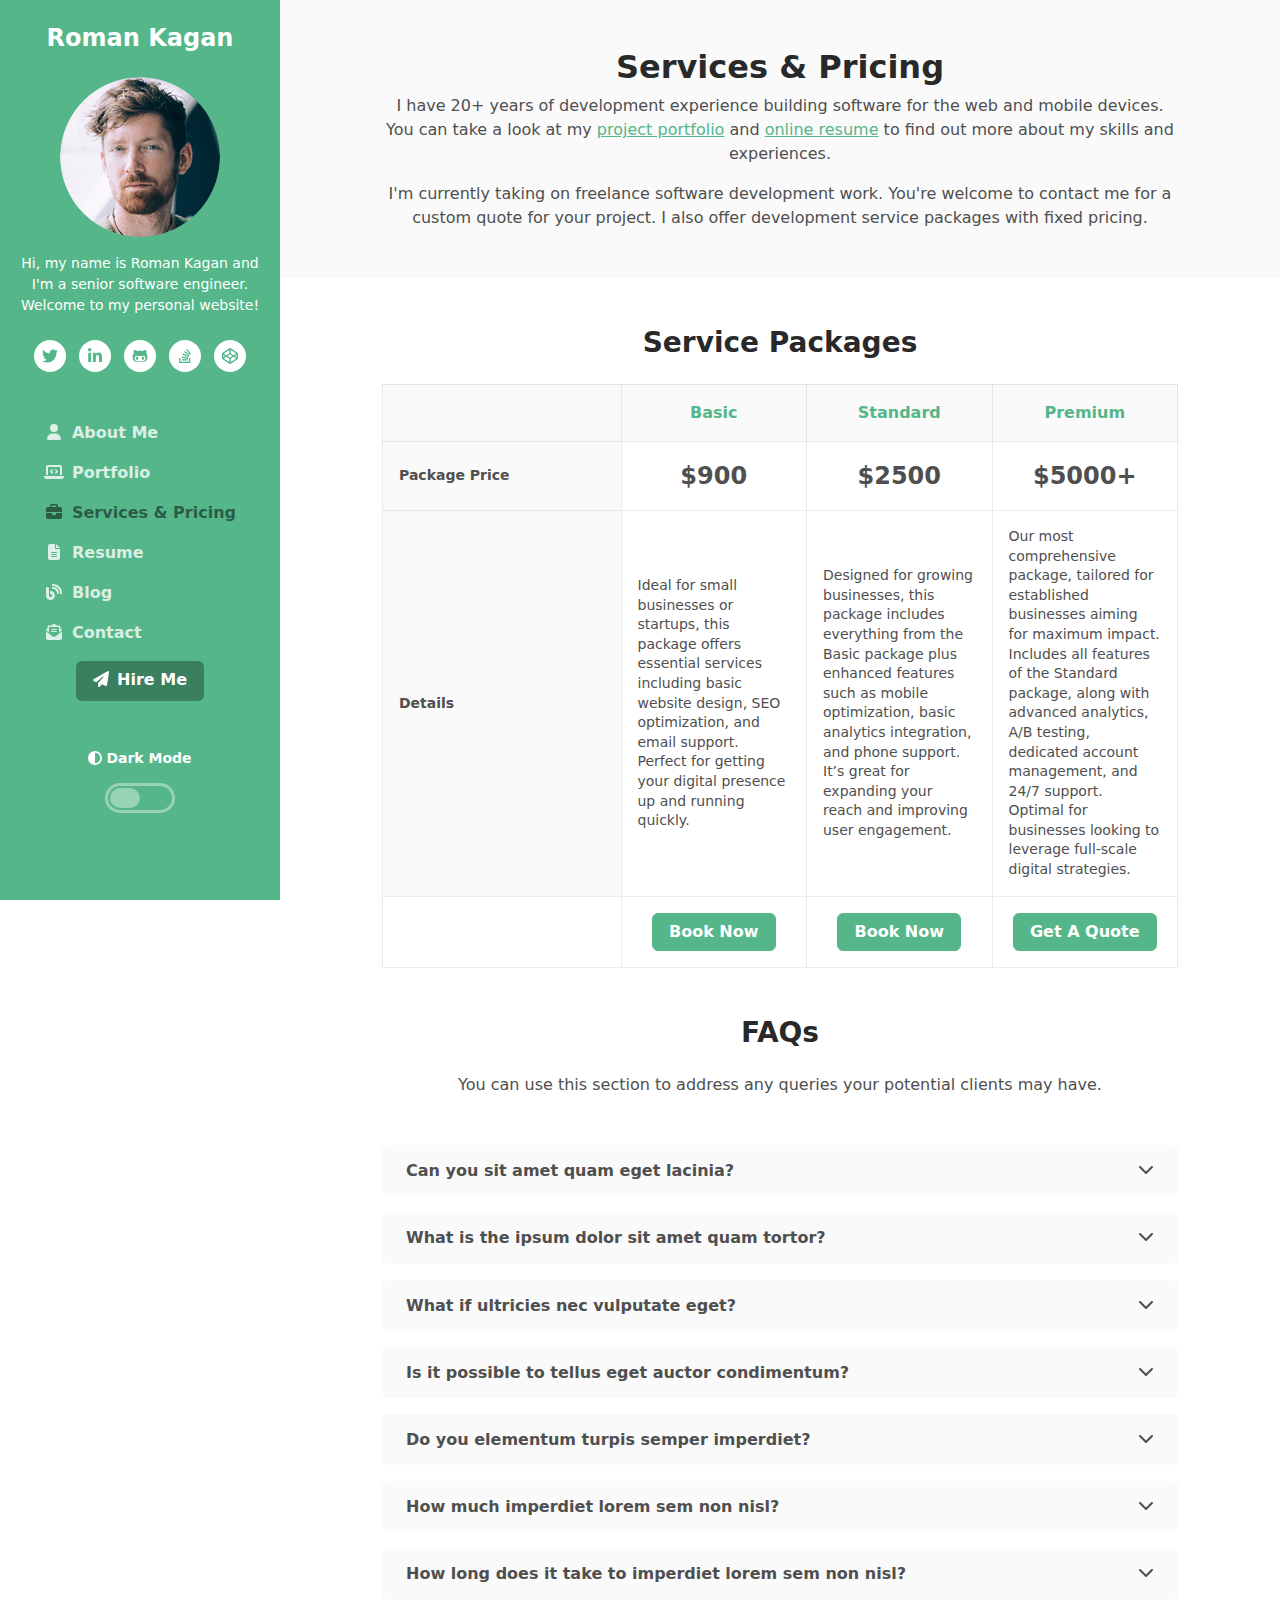
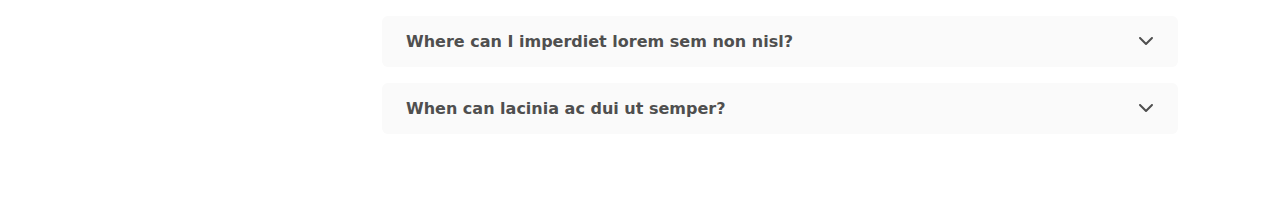
<file: services.html>
<!DOCTYPE html>
<html lang="en"> 
<head>
	<title>Roman Kagan</title>
	
	<!-- Meta -->
	<meta charset="utf-8">
	<meta http-equiv="X-UA-Compatible" content="IE=edge">
	<meta name="viewport" content="width=device-width, initial-scale=1.0">
	<meta name="description" content="Roman Kagan">
	<meta name="author" content="Kagan Media">
	<link rel="shortcut icon" href="favicon.ico"> 
	
	<!-- Google Fonts -->
	<link href="https://fonts.googleapis.com/css?family=Roboto:300,400,500,700" rel="stylesheet">
	
	<!-- FontAwesome JS -->
    <script defer src="assets/fontawesome/js/all.js"></script>
	
	<!-- Theme CSS -->  
	<link id="theme-style" rel="stylesheet" href="assets/css/theme-1.css">

</head> 

<body>
	
	<header class="header text-center">	    
		<div class="force-overflow">
			<h1 class="blog-name pt-lg-4 mb-0"><a class="no-text-decoration" href="index.html">Roman Kagan</a></h1>
			
			<nav class="navbar navbar-expand-lg navbar-dark" >
				
				<button class="navbar-toggler" type="button" data-bs-toggle="collapse" data-bs-target="#navigation" aria-controls="navigation" aria-expanded="false" aria-label="Toggle navigation">
					<span class="navbar-toggler-icon"></span>
				</button>
				
				<div id="navigation" class="collapse navbar-collapse flex-column" >
					<div class="profile-section pt-3 pt-lg-0">
						<img class="profile-image mb-3 rounded-circle mx-auto" src="assets/images/profile.png" alt="image" >			
						
						<div class="bio mb-3">Hi, my name is Roman Kagan and I'm a senior software engineer. Welcome to my personal website!</div><!--//bio-->
						<ul class="social-list list-inline py-2 mx-auto">
							<li class="list-inline-item"><a href="https://twitter.com/roman_kagan"><i class="fab fa-twitter fa-fw"></i></a></li>
							<li class="list-inline-item"><a href="https://linkedin.com/in/romankagan"><i class="fab fa-linkedin-in fa-fw"></i></a></li>
							<li class="list-inline-item"><a href="https://github.com/RusticRoman"><i class="fab fa-github-alt fa-fw"></i></a></li>
							<li class="list-inline-item"><a href="https://stackoverflow.com/users/117802/roman-kagan"><i class="fab fa-stack-overflow fa-fw"></i></a></li>
							<li class="list-inline-item"><a href="https://codepen.io/Roman-Kagan"><i class="fab fa-codepen fa-fw"></i></a></li>						</ul><!--//social-list-->
						<hr> 
					</div><!--//profile-section-->
					
					<ul class="navbar-nav flex-column text-start">
						<li class="nav-item">
							<a class="nav-link" href="index.html"><i class="fas fa-user fa-fw me-2"></i>About Me</a>
						</li>
						<li class="nav-item">
							<a class="nav-link" href="portfolio.html"><i class="fas fa-laptop-code fa-fw me-2"></i>Portfolio</a>
						</li>
						<li class="nav-item">
							<a class="nav-link active" href="services.html"><i class="fas fa-briefcase fa-fw me-2"></i>Services &amp; Pricing<span class="sr-only">(current)</span></a>
						</li>
						<li class="nav-item">
							<a class="nav-link" href="resume.html"><i class="fas fa-file-alt fa-fw me-2"></i>Resume</a>
						</li>
						<li class="nav-item">
							<a class="nav-link" href="blog-home.html"><i class="fas fa-blog fa-fw me-2"></i>Blog</a>
						</li>
						<li class="nav-item">
							<a class="nav-link" href="contact.html"><i class="fas fa-envelope-open-text fa-fw me-2"></i>Contact</a>
						</li>
<!--						<li class="nav-item dropdown">-->
<!--							<a class="nav-link dropdown-toggle" href="services.html#" id="navbarDropdown" role="button" data-bs-toggle="dropdown" aria-expanded="false">-->
<!--								<i class="fas fa-cogs fa-fw me-2"></i>More Pages-->
<!--							</a>-->
<!--							<ul class="dropdown-menu" aria-labelledby="navbarDropdown">-->
<!--								<li><a class="dropdown-item" href="project.html">Project Page</a></li>-->
<!--								<li><a class="dropdown-item" href="blog-home.html">Blog Home 1</a></li>-->
<!--								<li><a class="dropdown-item" href="blog-home-alt.html">Blog Home 2</a></li>-->
<!--								<li><a class="dropdown-item" href="blog-post.html">Blog Post</a></li>-->
<!--							</ul>-->
<!--						</li>-->
					</ul>
					
					<div class="my-2">
						<a class="btn btn-primary" href="contact.html" target="_blank"><i class="fas fa-paper-plane me-2"></i>Hire Me</a>
					</div>
					
	
					<div class="dark-mode-toggle text-center w-100">
						<hr class="mb-4">
					    <h4 class="toggle-name mb-3 "><i class="fas fa-adjust me-1"></i>Dark Mode</h4>
					    
					    <input class="toggle" id="darkmode" type="checkbox">
					    <label class="toggle-btn mx-auto mb-0" for="darkmode"></label>
					    
					</div><!--//dark-mode-toggle-->
				</div>
			</nav>
		</div><!--//force-overflow-->
	</header>
	
	<div class="main-wrapper">
		<section class="cta-section theme-bg-light py-5">
			<div class="container text-center single-col-max-width">
				<h2 class="heading">Services &amp; Pricing</h2>
				<div class="intro">
					<p>I have 20+ years of development experience building software for the web and mobile devices. You can take a look at my <a href="portfolio.html" target="_blank">project portfolio</a> and <a href="resume.html" target="_blank">online resume</a> to find out more about my skills and experiences.</p>
					<p class="mb-0">I'm currently taking on freelance software development work. You're welcome to contact me for a custom quote for your project. I also offer development service packages with fixed pricing. </p>
				</div>
				
			</div><!--//container-->
		</section>
		
		<section class="pricing-section p-3 p-lg-5">
			<div class="container single-col-max-width">
				<h3 class="text-center mb-4">Service Packages</h3>
				<div id="pricing-tabs" class="pricing-tabs d-block d-md-none mb-3">
	                <a href="services.html#" class="pricing-tab active mb-2" data-tab-target="pricing-1-data">Basic</a>	           
	                <a href="services.html#" class="pricing-tab mb-2" data-tab-target="pricing-2-data">Standard</a>
	                <a href="services.html#" class="pricing-tab" data-tab-target="pricing-3-data">Premium</a>
				</div><!--//pricing-mobile-tabs-->
			
				<table id="pricing-table" class="pricing-table table-bordered">
					<thead>
						<tr class="border-0">
							<th scope="col" class="pricing-0-data theme-bg-light"></th>
							<th scope="col" class="pricing-package-title pricing-data pricing-1-data">Basic</th>
							<th scope="col" class="pricing-package-title pricing-data pricing-2-data mobile-is-hidden">Standard</th>
							<th scope="col" class="pricing-package-title pricing-data pricing-3-data mobile-is-hidden">Premium</th>
						</tr>
					</thead>
					<tbody>
						<tr class="pricing-price-row">
							<th scope="row" class="pricing-0-data">Package Price</th>
							<td class="pricing-data pricing-1-data"><span class="price-number">$900</span></td>
							<td class="pricing-data pricing-2-data mobile-is-hidden"><span class="price-number">$2500</span></td>
							<td class="pricing-data pricing-3-data mobile-is-hidden"><span class="price-number">$5000+</span></td>
						</tr>
						
						<tr class="pricing-desc-row">
							<th scope="row" class="pricing-0-data">Details</th>
							<td class="pricing-data pricing-1-data"><span class="pricing-package-desc">Ideal for small businesses or startups, this package offers essential services including basic website design, SEO optimization, and email support. Perfect for getting your digital presence up and running quickly.

</span></td>
							<td class="pricing-data pricing-2-data mobile-is-hidden"><span class="pricing-package-desc">Designed for growing businesses, this package includes everything from the Basic package plus enhanced features such as mobile optimization, basic analytics integration, and phone support. It’s great for expanding your reach and improving user engagement.</span></td>
							<td class="pricing-data pricing-3-data mobile-is-hidden"><span class="pricing-package-desc">Our most comprehensive package, tailored for established businesses aiming for maximum impact. Includes all features of the Standard package, along with advanced analytics, A/B testing, dedicated account management, and 24/7 support. Optimal for businesses looking to leverage full-scale digital strategies.</span></td>
						</tr>
						<!--
						<tr class="pricing-feature-row">
							<th class="pricing-feature-row-name pricing-0-data" scope="row">Feature Lorem<br><small class="feature-desc font-weight-normal text-muted">Optional feature description goes here. Lorem ipsum dolor sit amet, consectetuer adipiscing elit.</small></th>
							<td class="pricing-data pricing-1-data"><i class="fas fa-check text-primary"></i></td>
							<td class="pricing-data pricing-2-data mobile-is-hidden"><i class="fas fa-check text-primary"></i></td>
							<td class="pricing-data pricing-3-data mobile-is-hidden"><i class="fas fa-check text-primary"></i></td>
						</tr>
						<tr class="pricing-feature-row">
							<th class="pricing-feature-row-name pricing-0-data" scope="row">Feature Ipsum<br><small class="feature-desc font-weight-normal text-muted">Optional feature description goes here. Lorem ipsum dolor sit amet, consectetuer adipiscing elit.</small></th>
							<td class="pricing-data pricing-1-data"><i class="fas fa-check text-primary"></i></td>
							<td class="pricing-data pricing-2-data mobile-is-hidden"><i class="fas fa-check text-primary"></i></td>
							<td class="pricing-data pricing-3-data mobile-is-hidden"><i class="fas fa-check text-primary"></i></td>
						</tr>
						<tr class="pricing-feature-row">
							<th class="pricing-feature-row-name pricing-0-data" scope="row">Feature Commodo</th>
							<td class="pricing-data pricing-1-data"><i class="fas fa-check text-primary"></i></td>
							<td class="pricing-data pricing-2-data mobile-is-hidden"><i class="fas fa-check text-primary"></i></td>
							<td class="pricing-data pricing-3-data mobile-is-hidden"><i class="fas fa-check text-primary"></i></td>
						</tr>
						<tr class="pricing-feature-row">
							<th class="pricing-feature-row-name pricing-0-data" scope="row">Feature Consectetuer</th>
							<td class="pricing-data pricing-1-data"><span class="text-muted">–</span></td>
							<td class="pricing-data pricing-2-data mobile-is-hidden"><i class="fas fa-check text-primary"></i></td>
							<td class="pricing-data pricing-3-data mobile-is-hidden"><i class="fas fa-check text-primary"></i></td>
						</tr>
						<tr class="pricing-feature-row">
							<th class="pricing-feature-row-name pricing-0-data" scope="row">Feature Aenean</th>
							<td class="pricing-data pricing-1-data"><span class="text-muted">–</span></td>
							<td class="pricing-data pricing-2-data mobile-is-hidden"><span class="text-muted">–</span></i></td>
							<td class="pricing-data pricing-3-data mobile-is-hidden"><i class="fas fa-check text-primary"></i></td>
						</tr>
						<tr class="pricing-feature-row">
							<th class="pricing-feature-row-name pricing-0-data" scope="row">Feature Duis</th>
							<td class="pricing-data pricing-1-data"><span class="text-muted">–</span></td>
							<td class="pricing-data pricing-2-data mobile-is-hidden"><span class="text-muted">–</span></td>
							<td class="pricing-data pricing-3-data mobile-is-hidden"><i class="fas fa-check text-primary"></i></td>
						</tr>
						<tr class="pricing-feature-row">
							<th class="pricing-feature-row-name pricing-0-data" scope="row">Revisions</th>
							<td class="pricing-data pricing-1-data"><span class="text-muted">1</span></td>
							<td class="pricing-data pricing-2-data mobile-is-hidden"><span class="text-muted">2</span></td>
							<td class="pricing-data pricing-3-data mobile-is-hidden">5+</td>
						</tr>
						<tr class="pricing-feature-row">
							<th class="pricing-feature-row-name pricing-0-data" scope="row">Delivery Time</th>
							<td class="pricing-data pricing-1-data">7 days</td>
							<td class="pricing-data pricing-2-data mobile-is-hidden">14 days</td>
							<td class="pricing-data pricing-3-data mobile-is-hidden">2 - 3 month(s)</td>
						</tr>
						-->
					</tbody>
					<tfoot>
						<tr class="pricing-cta-row">
							<td class="pricing-0-data"></td>
							<td class="pricing-data pricing-1-data"><a class="btn btn-primary" href="services.html#">Book Now</a></td>
							<td class="pricing-data pricing-2-data mobile-is-hidden"><a class="btn btn-primary" href="services.html#">Book Now</a></td>
							<td class="pricing-data pricing-3-data mobile-is-hidden"><a class="btn btn-primary" href="services.html#">Get A Quote</a></td>
						</tr>
					</tfoot>
				</table><!--//pricing-table-->
				
			</div><!--//container-->
		</section><!--//pricing-section-->
		
		<section class="faq-section">
			<div class="container single-col-max-width">
				<h3 class="text-center mb-4">FAQs</h3>
				<div class="text-center mb-5">You can use this section to address any queries your potential clients may have.</div>
				<div id="faq-accordion" class="faq-accordion accordion mx-auto text-start">

				    <div class="accordion-item mb-3 rounded">
					    <h2 class="accordion-header border-0 px-4 py-3 rounded theme-bg-light" id="faq-heading-1">
					      <button class="accordion-button btn btn-link" type="button" data-bs-toggle="collapse"  data-bs-target="#faq1" aria-expanded="false" aria-controls="faq1">
					        Can you sit amet quam eget lacinia?<i class="fas fa-chevron-down"></i>
					      </button>
					    </h2>
					    <div id="faq1" class="accordion-collapse collapse border-0" aria-labelledby="faq-heading-1">
					        <div class="accordion-body text-start">
					          Lorem ipsum dolor sit amet, consectetuer adipiscing elit. Aenean commodo ligula eget dolor. Aenean massa. Cum sociis natoque penatibus et magnis dis parturient montes, nascetur ridiculus mus. Donec quam felis, ultricies nec, pellentesque eu, pretium quis, sem. Nulla consequat massa quis enim. Donec pede justo, fringilla vel, aliquet nec, vulputate eget, arcu. In enim justo, rhoncus ut, imperdiet a, venenatis vitae, justo. Nullam dictum felis eu pede mollis pretium. 
					        </div>
					    </div>
					</div><!--//accordion-item-->
				
				    <div class="accordion-item mb-3 rounded">
					    <h2 class="accordion-header border-0 px-4 py-3 rounded theme-bg-light" id="faq-heading-2">
					      <button class="accordion-button btn btn-link" type="button" data-bs-toggle="collapse"  data-bs-target="#faq2" aria-expanded="false" aria-controls="faq2">
					        What is the ipsum dolor sit amet quam tortor?<i class="fas fa-chevron-down"></i>
					      </button>
					    </h2>
					    <div id="faq2" class="accordion-collapse collapse border-0" aria-labelledby="faq-heading-2">
					        <div class="accordion-body text-start">
					          Lorem ipsum dolor sit amet, consectetuer adipiscing elit. Aenean commodo ligula eget dolor. Aenean massa. Cum sociis natoque penatibus et magnis dis parturient montes, nascetur ridiculus mus. Donec quam felis, ultricies nec, pellentesque eu, pretium quis, sem. Nulla consequat massa quis enim. Donec pede justo, fringilla vel, aliquet nec, vulputate eget, arcu. In enim justo, rhoncus ut, imperdiet a, venenatis vitae, justo. Nullam dictum felis eu pede mollis pretium. 
					        </div>
					    </div>
					</div><!--//accordion-item-->
					
					<div class="accordion-item mb-3 rounded">
					    <h2 class="accordion-header border-0 px-4 py-3 rounded theme-bg-light" id="faq-heading-3">
					      <button class="accordion-button btn btn-link" type="button" data-bs-toggle="collapse"  data-bs-target="#faq3" aria-expanded="false" aria-controls="faq3">
					        What if ultricies nec vulputate eget?<i class="fas fa-chevron-down"></i>
					      </button>
					    </h2>
					    <div id="faq3" class="accordion-collapse collapse border-0" aria-labelledby="faq-heading-3">
					        <div class="accordion-body text-start">
					          Lorem ipsum dolor sit amet, consectetuer adipiscing elit. Aenean commodo ligula eget dolor. Aenean massa. Cum sociis natoque penatibus et magnis dis parturient montes, nascetur ridiculus mus. Donec quam felis, ultricies nec, pellentesque eu, pretium quis, sem. Nulla consequat massa quis enim. Donec pede justo, fringilla vel, aliquet nec, vulputate eget, arcu. In enim justo, rhoncus ut, imperdiet a, venenatis vitae, justo. Nullam dictum felis eu pede mollis pretium.  
					        </div>
					    </div>
					</div><!--//accordion-item-->   
				   
				    <div class="accordion-item mb-3 rounded">
					    <h2 class="accordion-header border-0 px-4 py-3 rounded theme-bg-light" id="faq-heading-4">
					      <button class="accordion-button btn btn-link" type="button" data-bs-toggle="collapse"  data-bs-target="#faq4" aria-expanded="false" aria-controls="faq4">
					        Is it possible to tellus eget auctor condimentum?<i class="fas fa-chevron-down"></i>
					      </button>
					    </h2>
					    <div id="faq4" class="accordion-collapse collapse border-0" aria-labelledby="faq-heading-4">
					        <div class="accordion-body text-start">
					          Lorem ipsum dolor sit amet, consectetuer adipiscing elit. Aenean commodo ligula eget dolor. Aenean massa. Cum sociis natoque penatibus et magnis dis parturient montes, nascetur ridiculus mus. Donec quam felis, ultricies nec, pellentesque eu, pretium quis, sem. Nulla consequat massa quis enim. Donec pede justo, fringilla vel, aliquet nec, vulputate eget, arcu. In enim justo, rhoncus ut, imperdiet a, venenatis vitae, justo. Nullam dictum felis eu pede mollis pretium.  
					        </div>
					    </div>
					</div><!--//accordion-item-->
					
					<div class="accordion-item mb-3 rounded">
					    <h2 class="accordion-header border-0 px-4 py-3 rounded theme-bg-light" id="faq-heading-5">
					      <button class="accordion-button btn btn-link" type="button" data-bs-toggle="collapse"  data-bs-target="#faq5" aria-expanded="false" aria-controls="faq5">
					        Do you elementum turpis semper imperdiet?<i class="fas fa-chevron-down"></i>
					      </button>
					    </h2>
					    <div id="faq5" class="accordion-collapse collapse border-0" aria-labelledby="faq-heading-5">
					        <div class="accordion-body text-start">
					          Lorem ipsum dolor sit amet, consectetuer adipiscing elit. Aenean commodo ligula eget dolor. Aenean massa. Cum sociis natoque penatibus et magnis dis parturient montes, nascetur ridiculus mus. Donec quam felis, ultricies nec, pellentesque eu, pretium quis, sem. Nulla consequat massa quis enim. Donec pede justo, fringilla vel, aliquet nec, vulputate eget, arcu. In enim justo, rhoncus ut, imperdiet a, venenatis vitae, justo. Nullam dictum felis eu pede mollis pretium.  
					        </div>
					    </div>
					</div><!--//accordion-item-->
				   
				    <div class="accordion-item mb-3 rounded">
					    <h2 class="accordion-header border-0 px-4 py-3 rounded theme-bg-light" id="faq-heading-6">
					      <button class="accordion-button btn btn-link" type="button" data-bs-toggle="collapse"  data-bs-target="#faq6" aria-expanded="false" aria-controls="faq6">
					        How much imperdiet lorem sem non nisl?<i class="fas fa-chevron-down"></i>
					      </button>
					    </h2>
					    <div id="faq6" class="accordion-collapse collapse border-0" aria-labelledby="faq-heading-6">
					        <div class="accordion-body text-start">
					          Lorem ipsum dolor sit amet, consectetuer adipiscing elit. Aenean commodo ligula eget dolor. Aenean massa. Cum sociis natoque penatibus et magnis dis parturient montes, nascetur ridiculus mus. Donec quam felis, ultricies nec, pellentesque eu, pretium quis, sem. Nulla consequat massa quis enim. Donec pede justo, fringilla vel, aliquet nec, vulputate eget, arcu. In enim justo, rhoncus ut, imperdiet a, venenatis vitae, justo. Nullam dictum felis eu pede mollis pretium.  
					        </div>
					    </div>
					</div><!--//accordion-item-->
				
					<div class="accordion-item mb-3 rounded">
					    <h2 class="accordion-header border-0 px-4 py-3 rounded theme-bg-light" id="faq-heading-7">
					      <button class="accordion-button btn btn-link" type="button" data-bs-toggle="collapse"  data-bs-target="#faq7" aria-expanded="false" aria-controls="faq7">
					        How long does it take to imperdiet lorem sem non nisl?<i class="fas fa-chevron-down"></i>
					      </button>
					    </h2>
					    <div id="faq7" class="accordion-collapse collapse border-0" aria-labelledby="faq-heading-7">
					        <div class="accordion-body text-start">
					          Lorem ipsum dolor sit amet, consectetuer adipiscing elit. Aenean commodo ligula eget dolor. Aenean massa. Cum sociis natoque penatibus et magnis dis parturient montes, nascetur ridiculus mus. Donec quam felis, ultricies nec, pellentesque eu, pretium quis, sem. Nulla consequat massa quis enim. Donec pede justo, fringilla vel, aliquet nec, vulputate eget, arcu. In enim justo, rhoncus ut, imperdiet a, venenatis vitae, justo. Nullam dictum felis eu pede mollis pretium.  
					        </div>
					    </div>
					</div><!--//accordion-item-->
					
					<div class="accordion-item mb-3 rounded">
					    <h2 class="accordion-header border-0 px-4 py-3 rounded theme-bg-light" id="faq-heading-8">
					      <button class="accordion-button btn btn-link" type="button" data-bs-toggle="collapse"  data-bs-target="#faq8" aria-expanded="false" aria-controls="faq8">
					        Where can I imperdiet lorem sem non nisl?<i class="fas fa-chevron-down"></i>
					      </button>
					    </h2>
					    <div id="faq8" class="accordion-collapse collapse border-0" aria-labelledby="faq-heading-8">
					        <div class="accordion-body text-start">
					          Lorem ipsum dolor sit amet, consectetuer adipiscing elit. Aenean commodo ligula eget dolor. Aenean massa. Cum sociis natoque penatibus et magnis dis parturient montes, nascetur ridiculus mus. Donec quam felis, ultricies nec, pellentesque eu, pretium quis, sem. Nulla consequat massa quis enim. Donec pede justo, fringilla vel, aliquet nec, vulputate eget, arcu. In enim justo, rhoncus ut, imperdiet a, venenatis vitae, justo. Nullam dictum felis eu pede mollis pretium.  
					        </div>
					    </div>
					</div><!--//accordion-item-->							
					
					<div class="accordion-item mb-3 rounded">
					    <h2 class="accordion-header border-0 px-4 py-3 rounded theme-bg-light" id="faq-heading-9">
					      <button class="accordion-button btn btn-link" type="button" data-bs-toggle="collapse"  data-bs-target="#faq9" aria-expanded="false" aria-controls="faq9">
					        When can lacinia ac dui ut semper?<i class="fas fa-chevron-down"></i>
					      </button>
					    </h2>
					    <div id="faq9" class="accordion-collapse collapse border-0" aria-labelledby="faq-heading-9">
					        <div class="accordion-body text-start">
					          Lorem ipsum dolor sit amet, consectetuer adipiscing elit. Aenean commodo ligula eget dolor. Aenean massa. Cum sociis natoque penatibus et magnis dis parturient montes, nascetur ridiculus mus. Donec quam felis, ultricies nec, pellentesque eu, pretium quis, sem. Nulla consequat massa quis enim. Donec pede justo, fringilla vel, aliquet nec, vulputate eget, arcu. In enim justo, rhoncus ut, imperdiet a, venenatis vitae, justo. Nullam dictum felis eu pede mollis pretium.  
					        </div>
					    </div>
					</div><!--//accordion-item-->


</div><!--//faq-accordion-->
			</div><!--//container-->
		</section><!--//faq-section-->

		<footer class="footer text-center py-4">
						
			


		</footer>
		
	</div><!--//main-wrapper-->
	
	<!-- <div id="config-panel" class="config-panel config-panel-hide d-none d-lg-block">
		<div class="panel-inner">
			<a id="config-trigger" class="config-trigger text-center" href="services.html#"><i class="fas fa-cog mx-auto" data-fa-transform="down-6" ></i></a>
			<h5 class="panel-title">Choose Color</h5>
			<ul id="color-options" class="list-inline mb-0">
				<li class="theme-1 active list-inline-item"><a data-style="assets/css/theme-1.css" href="services.html#"></a></li>
				<li class="theme-2  list-inline-item"><a data-style="assets/css/theme-2.css" href="services.html#"></a></li>
				<li class="theme-3  list-inline-item"><a data-style="assets/css/theme-3.css" href="services.html#"></a></li>
				<li class="theme-4  list-inline-item"><a data-style="assets/css/theme-4.css" href="services.html#"></a></li>
				<li class="theme-5  list-inline-item"><a data-style="assets/css/theme-5.css" href="services.html#"></a></li>
				<li class="theme-6  list-inline-item"><a data-style="assets/css/theme-6.css" href="services.html#"></a></li>
				<li class="theme-7  list-inline-item"><a data-style="assets/css/theme-7.css" href="services.html#"></a></li>
				<li class="theme-8  list-inline-item"><a data-style="assets/css/theme-8.css" href="services.html#"></a></li>
				<li class="theme-9  list-inline-item"><a data-style="assets/css/theme-9.css" href="services.html#"></a></li>
				<li class="theme-10  list-inline-item"><a data-style="assets/css/theme-10.css" href="services.html#"></a></li>
			</ul>
			<a id="config-close" class="close" href="services.html#"><i class="fa fa-times-circle"></i></a>
		</div>
	</div> -->

	<!-- Javascript -->          
	<script src="assets/plugins/popper.min.js"></script> 
	<script src="assets/plugins/bootstrap/js/bootstrap.min.js"></script> 
	<script src="assets/js/pricing.js"></script> 
	
	<!-- Dark Mode -->
	<script src="assets/plugins/js-cookie.min.js"></script>
	<script src="assets/js/dark-mode.js"></script>  


	<!-- Style Switcher (REMOVE ON YOUR PRODUCTION SITE) -->
	<script src="assets/js/demo/style-switcher.js"></script>
	

</body>
</html>
</file>
<file: assets/plugins/tiny-slider/tiny-slider.css>
.tns-outer{padding:0 !important}.tns-outer [hidden]{display:none !important}.tns-outer [aria-controls],.tns-outer [data-action]{cursor:pointer}.tns-slider{-webkit-transition:all 0s;-moz-transition:all 0s;transition:all 0s}.tns-slider>.tns-item{-webkit-box-sizing:border-box;-moz-box-sizing:border-box;box-sizing:border-box}.tns-horizontal.tns-subpixel{white-space:nowrap}.tns-horizontal.tns-subpixel>.tns-item{display:inline-block;vertical-align:top;white-space:normal}.tns-horizontal.tns-no-subpixel:after{content:'';display:table;clear:both}.tns-horizontal.tns-no-subpixel>.tns-item{float:left}.tns-horizontal.tns-carousel.tns-no-subpixel>.tns-item{margin-right:-100%}.tns-no-calc{position:relative;left:0}.tns-gallery{position:relative;left:0;min-height:1px}.tns-gallery>.tns-item{position:absolute;left:-100%;-webkit-transition:transform 0s, opacity 0s;-moz-transition:transform 0s, opacity 0s;transition:transform 0s, opacity 0s}.tns-gallery>.tns-slide-active{position:relative;left:auto !important}.tns-gallery>.tns-moving{-webkit-transition:all 0.25s;-moz-transition:all 0.25s;transition:all 0.25s}.tns-autowidth{display:inline-block}.tns-lazy-img{-webkit-transition:opacity 0.6s;-moz-transition:opacity 0.6s;transition:opacity 0.6s;opacity:0.6}.tns-lazy-img.tns-complete{opacity:1}.tns-ah{-webkit-transition:height 0s;-moz-transition:height 0s;transition:height 0s}.tns-ovh{overflow:hidden}.tns-visually-hidden{position:absolute;left:-10000em}.tns-transparent{opacity:0;visibility:hidden}.tns-fadeIn{opacity:1;filter:alpha(opacity=100);z-index:0}.tns-normal,.tns-fadeOut{opacity:0;filter:alpha(opacity=0);z-index:-1}.tns-vpfix{white-space:nowrap}.tns-vpfix>div,.tns-vpfix>li{display:inline-block}.tns-t-subp2{margin:0 auto;width:310px;position:relative;height:10px;overflow:hidden}.tns-t-ct{width:2333.3333333%;width:-webkit-calc(100% * 70 / 3);width:-moz-calc(100% * 70 / 3);width:calc(100% * 70 / 3);position:absolute;right:0}.tns-t-ct:after{content:'';display:table;clear:both}.tns-t-ct>div{width:1.4285714%;width:-webkit-calc(100% / 70);width:-moz-calc(100% / 70);width:calc(100% / 70);height:10px;float:left}

/*# sourceMappingURL=sourcemaps/tiny-slider.css.map */
</file>
<file: assets/css/theme-1.css>
:root, [data-bs-theme="light"] {
    --bs-blue: #0d6efd;
    --bs-indigo: #6610f2;
    --bs-purple: #6f42c1;
    --bs-pink: #d63384;
    --bs-red: #dc3545;
    --bs-orange: #fd7e14;
    --bs-yellow: #ffc107;
    --bs-green: #198754;
    --bs-teal: #20c997;
    --bs-cyan: #0dcaf0;
    --bs-black: #000;
    --bs-white: #fff;
    --bs-gray: #767676;
    --bs-gray-dark: #434343;
    --bs-gray-100: #c2c2c2;
    --bs-gray-200: #b5b5b5;
    --bs-gray-300: #a9a9a9;
    --bs-gray-400: #9c9c9c;
    --bs-gray-500: #8f8f8f;
    --bs-gray-600: #767676;
    --bs-gray-700: #5c5c5c;
    --bs-gray-800: #434343;
    --bs-gray-900: #292929;
    --bs-primary: #54B689;
    --bs-secondary: #4f4f4f;
    --bs-success: #198754;
    --bs-info: #0dcaf0;
    --bs-warning: #ffc107;
    --bs-danger: #dc3545;
    --bs-light: #c2c2c2;
    --bs-dark: #292929;
    --bs-primary-rgb: 84, 182, 137;
    --bs-secondary-rgb: 79.25, 79.25, 79.25;
    --bs-success-rgb: 25, 135, 84;
    --bs-info-rgb: 13, 202, 240;
    --bs-warning-rgb: 255, 193, 7;
    --bs-danger-rgb: 220, 53, 69;
    --bs-light-rgb: 194, 194, 194;
    --bs-dark-rgb: 41, 41, 41;
    --bs-primary-text-emphasis: #224937;
    --bs-secondary-text-emphasis: #202020;
    --bs-success-text-emphasis: #0a3622;
    --bs-info-text-emphasis: #055160;
    --bs-warning-text-emphasis: #664d03;
    --bs-danger-text-emphasis: #58151c;
    --bs-light-text-emphasis: #5c5c5c;
    --bs-dark-text-emphasis: #5c5c5c;
    --bs-primary-bg-subtle: #ddf0e7;
    --bs-secondary-bg-subtle: #dcdcdc;
    --bs-success-bg-subtle: #d1e7dd;
    --bs-info-bg-subtle: #cff4fc;
    --bs-warning-bg-subtle: #fff3cd;
    --bs-danger-bg-subtle: #f8d7da;
    --bs-light-bg-subtle: #e1e1e1;
    --bs-dark-bg-subtle: #9c9c9c;
    --bs-primary-border-subtle: #bbe2d0;
    --bs-secondary-border-subtle: #b9b9b9;
    --bs-success-border-subtle: #a3cfbb;
    --bs-info-border-subtle: #9eeaf9;
    --bs-warning-border-subtle: #ffe69c;
    --bs-danger-border-subtle: #f1aeb5;
    --bs-light-border-subtle: #b5b5b5;
    --bs-dark-border-subtle: #8f8f8f;
    --bs-white-rgb: 255, 255, 255;
    --bs-black-rgb: 0, 0, 0;
    --bs-font-sans-serif: system-ui, -apple-system, "Segoe UI", Roboto, "Helvetica Neue", "Noto Sans", "Liberation Sans", Arial, sans-serif, "Apple Color Emoji", "Segoe UI Emoji", "Segoe UI Symbol", "Noto Color Emoji";
    --bs-font-monospace: SFMono-Regular, Menlo, Monaco, Consolas, "Liberation Mono", "Courier New", monospace;
    --bs-gradient: linear-gradient(180deg, rgba(255, 255, 255, 0.15), rgba(255, 255, 255, 0));
    --bs-body-font-family: var(--bs-font-sans-serif);
    --bs-body-font-size: 1rem;
    --bs-body-font-weight: 400;
    --bs-body-line-height: 1.5;
    --bs-body-color: #292929;
    --bs-body-color-rgb: 41, 41, 41;
    --bs-body-bg: #fff;
    --bs-body-bg-rgb: 255, 255, 255;
    --bs-emphasis-color: #000;
    --bs-emphasis-color-rgb: 0, 0, 0;
    --bs-secondary-color: rgba(41, 41, 41, 0.75);
    --bs-secondary-color-rgb: 41, 41, 41;
    --bs-secondary-bg: #b5b5b5;
    --bs-secondary-bg-rgb: 181.25, 181.25, 181.25;
    --bs-tertiary-color: rgba(41, 41, 41, 0.5);
    --bs-tertiary-color-rgb: 41, 41, 41;
    --bs-tertiary-bg: #c2c2c2;
    --bs-tertiary-bg-rgb: 194, 194, 194;
    --bs-heading-color: inherit;
    --bs-link-color: #54B689;
    --bs-link-color-rgb: 84, 182, 137;
    --bs-link-decoration: underline;
    --bs-link-hover-color: #43926e;
    --bs-link-hover-color-rgb: 67, 146, 110;
    --bs-code-color: #d63384;
    --bs-highlight-color: #292929;
    --bs-highlight-bg: #fff3cd;
    --bs-border-width: 1px;
    --bs-border-style: solid;
    --bs-border-color: #a9a9a9;
    --bs-border-color-translucent: rgba(0, 0, 0, 0.175);
    --bs-border-radius: .375rem;
    --bs-border-radius-sm: .25rem;
    --bs-border-radius-lg: .5rem;
    --bs-border-radius-xl: 1rem;
    --bs-border-radius-xxl: 2rem;
    --bs-border-radius-2xl: var(--bs-border-radius-xxl);
    --bs-border-radius-pill: 50rem;
    --bs-box-shadow: 0 0.5rem 1rem rgba(0, 0, 0, 0.15);
    --bs-box-shadow-sm: 0 0.125rem 0.25rem rgba(0, 0, 0, 0.075);
    --bs-box-shadow-lg: 0 1rem 3rem rgba(0, 0, 0, 0.175);
    --bs-box-shadow-inset: inset 0 1px 2px rgba(0, 0, 0, 0.075);
    --bs-focus-ring-width: .25rem;
    --bs-focus-ring-opacity: .25;
    --bs-focus-ring-color: rgba(84, 182, 137, 0.25);
    --bs-form-valid-color: #198754;
    --bs-form-valid-border-color: #198754;
    --bs-form-invalid-color: #dc3545;
    --bs-form-invalid-border-color: #dc3545
}

[data-bs-theme="dark"] {
    color-scheme: dark;
    --bs-body-color: #a9a9a9;
    --bs-body-color-rgb: 168.5, 168.5, 168.5;
    --bs-body-bg: #292929;
    --bs-body-bg-rgb: 41, 41, 41;
    --bs-emphasis-color: #fff;
    --bs-emphasis-color-rgb: 255, 255, 255;
    --bs-secondary-color: rgba(169, 169, 169, 0.75);
    --bs-secondary-color-rgb: 168.5, 168.5, 168.5;
    --bs-secondary-bg: #434343;
    --bs-secondary-bg-rgb: 66.5, 66.5, 66.5;
    --bs-tertiary-color: rgba(169, 169, 169, 0.5);
    --bs-tertiary-color-rgb: 168.5, 168.5, 168.5;
    --bs-tertiary-bg: #363636;
    --bs-tertiary-bg-rgb: 54, 54, 54;
    --bs-primary-text-emphasis: #98d3b8;
    --bs-secondary-text-emphasis: #969696;
    --bs-success-text-emphasis: #75b798;
    --bs-info-text-emphasis: #6edff6;
    --bs-warning-text-emphasis: #ffda6a;
    --bs-danger-text-emphasis: #ea868f;
    --bs-light-text-emphasis: #c2c2c2;
    --bs-dark-text-emphasis: #a9a9a9;
    --bs-primary-bg-subtle: #11241b;
    --bs-secondary-bg-subtle: #101010;
    --bs-success-bg-subtle: #051b11;
    --bs-info-bg-subtle: #032830;
    --bs-warning-bg-subtle: #332701;
    --bs-danger-bg-subtle: #2c0b0e;
    --bs-light-bg-subtle: #434343;
    --bs-dark-bg-subtle: #212121;
    --bs-primary-border-subtle: #326d52;
    --bs-secondary-border-subtle: #303030;
    --bs-success-border-subtle: #0f5132;
    --bs-info-border-subtle: #087990;
    --bs-warning-border-subtle: #997404;
    --bs-danger-border-subtle: #842029;
    --bs-light-border-subtle: #5c5c5c;
    --bs-dark-border-subtle: #434343;
    --bs-heading-color: inherit;
    --bs-link-color: #98d3b8;
    --bs-link-hover-color: #addcc6;
    --bs-link-color-rgb: 152, 211, 184;
    --bs-link-hover-color-rgb: 173, 220, 198;
    --bs-code-color: #e685b5;
    --bs-highlight-color: #a9a9a9;
    --bs-highlight-bg: #664d03;
    --bs-border-color: #5c5c5c;
    --bs-border-color-translucent: rgba(255, 255, 255, 0.15);
    --bs-form-valid-color: #75b798;
    --bs-form-valid-border-color: #75b798;
    --bs-form-invalid-color: #ea868f;
    --bs-form-invalid-border-color: #ea868f
}

*, *::before, *::after {
    box-sizing: border-box
}

@media (prefers-reduced-motion: no-preference) {
    :root {
        scroll-behavior: smooth
    }
}

body {
    margin: 0;
    font-family: var(--bs-body-font-family);
    font-size: var(--bs-body-font-size);
    font-weight: var(--bs-body-font-weight);
    line-height: var(--bs-body-line-height);
    color: var(--bs-body-color);
    text-align: var(--bs-body-text-align);
    background-color: var(--bs-body-bg);
    -webkit-text-size-adjust: 100%;
    -webkit-tap-highlight-color: rgba(0, 0, 0, 0)
}

hr {
    margin: 1rem 0;
    color: inherit;
    border: 0;
    border-top: var(--bs-border-width) solid;
    opacity: .25
}

h6, .h6, h5, .h5, h4, .h4, h3, .h3, h2, .h2, h1, .h1 {
    margin-top: 0;
    margin-bottom: .5rem;
    font-weight: 500;
    line-height: 1.2;
    color: var(--bs-heading-color)
}

h1, .h1 {
    font-size: calc(1.375rem + 1.5vw)
}

@media (min-width: 1200px) {
    h1, .h1 {
        font-size: 2.5rem
    }
}

h2, .h2 {
    font-size: calc(1.325rem + .9vw)
}

@media (min-width: 1200px) {
    h2, .h2 {
        font-size: 2rem
    }
}

h3, .h3 {
    font-size: calc(1.3rem + .6vw)
}

@media (min-width: 1200px) {
    h3, .h3 {
        font-size: 1.75rem
    }
}

h4, .h4 {
    font-size: calc(1.275rem + .3vw)
}

@media (min-width: 1200px) {
    h4, .h4 {
        font-size: 1.5rem
    }
}

h5, .h5 {
    font-size: 1.25rem
}

h6, .h6 {
    font-size: 1rem
}

p {
    margin-top: 0;
    margin-bottom: 1rem
}

abbr[title] {
    text-decoration: underline dotted;
    cursor: help;
    text-decoration-skip-ink: none
}

address {
    margin-bottom: 1rem;
    font-style: normal;
    line-height: inherit
}

ol, ul {
    padding-left: 2rem
}

ol, ul, dl {
    margin-top: 0;
    margin-bottom: 1rem
}

ol ol, ul ul, ol ul, ul ol {
    margin-bottom: 0
}

dt {
    font-weight: 700
}

dd {
    margin-bottom: .5rem;
    margin-left: 0
}

blockquote {
    margin: 0 0 1rem
}

b, strong {
    font-weight: bolder
}

small, .small {
    font-size: .875em
}

mark, .mark {
    padding: .1875em;
    color: var(--bs-highlight-color);
    background-color: var(--bs-highlight-bg)
}

sub, sup {
    position: relative;
    font-size: .75em;
    line-height: 0;
    vertical-align: baseline
}

sub {
    bottom: -.25em
}

sup {
    top: -.5em
}

a {
    color: rgba(var(--bs-link-color-rgb), var(--bs-link-opacity, 1));
    text-decoration: underline
}

a:hover {
    --bs-link-color-rgb: var(--bs-link-hover-color-rgb)
}

a:not([href]):not([class]), a:not([href]):not([class]):hover {
    color: inherit;
    text-decoration: none
}

pre, code, kbd, samp {
    font-family: var(--bs-font-monospace);
    font-size: 1em
}

pre {
    display: block;
    margin-top: 0;
    margin-bottom: 1rem;
    overflow: auto;
    font-size: .875em
}

pre code {
    font-size: inherit;
    color: inherit;
    word-break: normal
}

code {
    font-size: .875em;
    color: var(--bs-code-color);
    word-wrap: break-word
}

a > code {
    color: inherit
}

kbd {
    padding: .1875rem .375rem;
    font-size: .875em;
    color: var(--bs-body-bg);
    background-color: var(--bs-body-color);
    border-radius: .25rem
}

kbd kbd {
    padding: 0;
    font-size: 1em
}

figure {
    margin: 0 0 1rem
}

img, svg {
    vertical-align: middle
}

table {
    caption-side: bottom;
    border-collapse: collapse
}

caption {
    padding-top: .5rem;
    padding-bottom: .5rem;
    color: var(--bs-secondary-color);
    text-align: left
}

th {
    text-align: inherit;
    text-align: -webkit-match-parent
}

thead, tbody, tfoot, tr, td, th {
    border-color: inherit;
    border-style: solid;
    border-width: 0
}

label {
    display: inline-block
}

button {
    border-radius: 0
}

button:focus:not(:focus-visible) {
    outline: 0
}

input, button, select, optgroup, textarea {
    margin: 0;
    font-family: inherit;
    font-size: inherit;
    line-height: inherit
}

button, select {
    text-transform: none
}

[role="button"] {
    cursor: pointer
}

select {
    word-wrap: normal
}

select:disabled {
    opacity: 1
}

[list]:not([type="date"]):not([type="datetime-local"]):not([type="month"]):not([type="week"]):not([type="time"])::-webkit-calendar-picker-indicator {
    display: none !important
}

button, [type="button"], [type="reset"], [type="submit"] {
    -webkit-appearance: button
}

button:not(:disabled), [type="button"]:not(:disabled), [type="reset"]:not(:disabled), [type="submit"]:not(:disabled) {
    cursor: pointer
}

::-moz-focus-inner {
    padding: 0;
    border-style: none
}

textarea {
    resize: vertical
}

fieldset {
    min-width: 0;
    padding: 0;
    margin: 0;
    border: 0
}

legend {
    float: left;
    width: 100%;
    padding: 0;
    margin-bottom: .5rem;
    font-size: calc(1.275rem + .3vw);
    line-height: inherit
}

@media (min-width: 1200px) {
    legend {
        font-size: 1.5rem
    }
}

legend + * {
    clear: left
}

::-webkit-datetime-edit-fields-wrapper, ::-webkit-datetime-edit-text, ::-webkit-datetime-edit-minute, ::-webkit-datetime-edit-hour-field, ::-webkit-datetime-edit-day-field, ::-webkit-datetime-edit-month-field, ::-webkit-datetime-edit-year-field {
    padding: 0
}

::-webkit-inner-spin-button {
    height: auto
}

[type="search"] {
    -webkit-appearance: textfield;
    outline-offset: -2px
}

::-webkit-search-decoration {
    -webkit-appearance: none
}

::-webkit-color-swatch-wrapper {
    padding: 0
}

::file-selector-button {
    font: inherit;
    -webkit-appearance: button
}

output {
    display: inline-block
}

iframe {
    border: 0
}

summary {
    display: list-item;
    cursor: pointer
}

progress {
    vertical-align: baseline
}

[hidden] {
    display: none !important
}

.lead {
    font-size: 1.25rem;
    font-weight: 300
}

.display-1 {
    font-size: calc(1.625rem + 4.5vw);
    font-weight: 300;
    line-height: 1.2
}

@media (min-width: 1200px) {
    .display-1 {
        font-size: 5rem
    }
}

.display-2 {
    font-size: calc(1.575rem + 3.9vw);
    font-weight: 300;
    line-height: 1.2
}

@media (min-width: 1200px) {
    .display-2 {
        font-size: 4.5rem
    }
}

.display-3 {
    font-size: calc(1.525rem + 3.3vw);
    font-weight: 300;
    line-height: 1.2
}

@media (min-width: 1200px) {
    .display-3 {
        font-size: 4rem
    }
}

.display-4 {
    font-size: calc(1.475rem + 2.7vw);
    font-weight: 300;
    line-height: 1.2
}

@media (min-width: 1200px) {
    .display-4 {
        font-size: 3.5rem
    }
}

.display-5 {
    font-size: calc(1.425rem + 2.1vw);
    font-weight: 300;
    line-height: 1.2
}

@media (min-width: 1200px) {
    .display-5 {
        font-size: 3rem
    }
}

.display-6 {
    font-size: calc(1.375rem + 1.5vw);
    font-weight: 300;
    line-height: 1.2
}

@media (min-width: 1200px) {
    .display-6 {
        font-size: 2.5rem
    }
}

.list-unstyled {
    padding-left: 0;
    list-style: none
}

.list-inline {
    padding-left: 0;
    list-style: none
}

.list-inline-item {
    display: inline-block
}

.list-inline-item:not(:last-child) {
    margin-right: .5rem
}

.initialism {
    font-size: .875em;
    text-transform: uppercase
}

.blockquote {
    margin-bottom: 1rem;
    font-size: 1.25rem
}

.blockquote > :last-child {
    margin-bottom: 0
}

.blockquote-footer {
    margin-top: -1rem;
    margin-bottom: 1rem;
    font-size: .875em;
    color: #767676
}

.blockquote-footer::before {
    content: "\2014\00A0"
}

.img-fluid {
    max-width: 100%;
    height: auto
}

.img-thumbnail {
    padding: .25rem;
    background-color: var(--bs-body-bg);
    border: var(--bs-border-width) solid var(--bs-border-color);
    border-radius: var(--bs-border-radius);
    max-width: 100%;
    height: auto
}

.figure {
    display: inline-block
}

.figure-img {
    margin-bottom: .5rem;
    line-height: 1
}

.figure-caption {
    font-size: .875em;
    color: var(--bs-secondary-color)
}

.container, .container-fluid, .container-xxl, .container-xl, .container-lg, .container-md, .container-sm {
    --bs-gutter-x: 1.5rem;
    --bs-gutter-y: 0;
    width: 100%;
    padding-right: calc(var(--bs-gutter-x) * .5);
    padding-left: calc(var(--bs-gutter-x) * .5);
    margin-right: auto;
    margin-left: auto
}

@media (min-width: 576px) {
    .container-sm, .container {
        max-width: 540px
    }
}

@media (min-width: 768px) {
    .container-md, .container-sm, .container {
        max-width: 720px
    }
}

@media (min-width: 992px) {
    .container-lg, .container-md, .container-sm, .container {
        max-width: 960px
    }
}

@media (min-width: 1200px) {
    .container-xl, .container-lg, .container-md, .container-sm, .container {
        max-width: 1140px
    }
}

@media (min-width: 1400px) {
    .container-xxl, .container-xl, .container-lg, .container-md, .container-sm, .container {
        max-width: 1320px
    }
}

:root {
    --bs-breakpoint-xs: 0;
    --bs-breakpoint-sm: 576px;
    --bs-breakpoint-md: 768px;
    --bs-breakpoint-lg: 992px;
    --bs-breakpoint-xl: 1200px;
    --bs-breakpoint-xxl: 1400px
}

.row {
    --bs-gutter-x: 1.5rem;
    --bs-gutter-y: 0;
    display: flex;
    flex-wrap: wrap;
    margin-top: calc(-1 * var(--bs-gutter-y));
    margin-right: calc(-.5 * var(--bs-gutter-x));
    margin-left: calc(-.5 * var(--bs-gutter-x))
}

.row > * {
    flex-shrink: 0;
    width: 100%;
    max-width: 100%;
    padding-right: calc(var(--bs-gutter-x) * .5);
    padding-left: calc(var(--bs-gutter-x) * .5);
    margin-top: var(--bs-gutter-y)
}

.col {
    flex: 1 0 0%
}

.row-cols-auto > * {
    flex: 0 0 auto;
    width: auto
}

.row-cols-1 > * {
    flex: 0 0 auto;
    width: 100%
}

.row-cols-2 > * {
    flex: 0 0 auto;
    width: 50%
}

.row-cols-3 > * {
    flex: 0 0 auto;
    width: 33.33333333%
}

.row-cols-4 > * {
    flex: 0 0 auto;
    width: 25%
}

.row-cols-5 > * {
    flex: 0 0 auto;
    width: 20%
}

.row-cols-6 > * {
    flex: 0 0 auto;
    width: 16.66666667%
}

.col-auto {
    flex: 0 0 auto;
    width: auto
}

.col-1 {
    flex: 0 0 auto;
    width: 8.33333333%
}

.col-2 {
    flex: 0 0 auto;
    width: 16.66666667%
}

.col-3 {
    flex: 0 0 auto;
    width: 25%
}

.col-4 {
    flex: 0 0 auto;
    width: 33.33333333%
}

.col-5 {
    flex: 0 0 auto;
    width: 41.66666667%
}

.col-6 {
    flex: 0 0 auto;
    width: 50%
}

.col-7 {
    flex: 0 0 auto;
    width: 58.33333333%
}

.col-8 {
    flex: 0 0 auto;
    width: 66.66666667%
}

.col-9 {
    flex: 0 0 auto;
    width: 75%
}

.col-10 {
    flex: 0 0 auto;
    width: 83.33333333%
}

.col-11 {
    flex: 0 0 auto;
    width: 91.66666667%
}

.col-12 {
    flex: 0 0 auto;
    width: 100%
}

.offset-1 {
    margin-left: 8.33333333%
}

.offset-2 {
    margin-left: 16.66666667%
}

.offset-3 {
    margin-left: 25%
}

.offset-4 {
    margin-left: 33.33333333%
}

.offset-5 {
    margin-left: 41.66666667%
}

.offset-6 {
    margin-left: 50%
}

.offset-7 {
    margin-left: 58.33333333%
}

.offset-8 {
    margin-left: 66.66666667%
}

.offset-9 {
    margin-left: 75%
}

.offset-10 {
    margin-left: 83.33333333%
}

.offset-11 {
    margin-left: 91.66666667%
}

.g-0, .gx-0 {
    --bs-gutter-x: 0
}

.g-0, .gy-0 {
    --bs-gutter-y: 0
}

.g-1, .gx-1 {
    --bs-gutter-x: .25rem
}

.g-1, .gy-1 {
    --bs-gutter-y: .25rem
}

.g-2, .gx-2 {
    --bs-gutter-x: .5rem
}

.g-2, .gy-2 {
    --bs-gutter-y: .5rem
}

.g-3, .gx-3 {
    --bs-gutter-x: 1rem
}

.g-3, .gy-3 {
    --bs-gutter-y: 1rem
}

.g-4, .gx-4 {
    --bs-gutter-x: 1.5rem
}

.g-4, .gy-4 {
    --bs-gutter-y: 1.5rem
}

.g-5, .gx-5 {
    --bs-gutter-x: 3rem
}

.g-5, .gy-5 {
    --bs-gutter-y: 3rem
}

@media (min-width: 576px) {
    .col-sm {
        flex: 1 0 0%
    }

    .row-cols-sm-auto > * {
        flex: 0 0 auto;
        width: auto
    }

    .row-cols-sm-1 > * {
        flex: 0 0 auto;
        width: 100%
    }

    .row-cols-sm-2 > * {
        flex: 0 0 auto;
        width: 50%
    }

    .row-cols-sm-3 > * {
        flex: 0 0 auto;
        width: 33.33333333%
    }

    .row-cols-sm-4 > * {
        flex: 0 0 auto;
        width: 25%
    }

    .row-cols-sm-5 > * {
        flex: 0 0 auto;
        width: 20%
    }

    .row-cols-sm-6 > * {
        flex: 0 0 auto;
        width: 16.66666667%
    }

    .col-sm-auto {
        flex: 0 0 auto;
        width: auto
    }

    .col-sm-1 {
        flex: 0 0 auto;
        width: 8.33333333%
    }

    .col-sm-2 {
        flex: 0 0 auto;
        width: 16.66666667%
    }

    .col-sm-3 {
        flex: 0 0 auto;
        width: 25%
    }

    .col-sm-4 {
        flex: 0 0 auto;
        width: 33.33333333%
    }

    .col-sm-5 {
        flex: 0 0 auto;
        width: 41.66666667%
    }

    .col-sm-6 {
        flex: 0 0 auto;
        width: 50%
    }

    .col-sm-7 {
        flex: 0 0 auto;
        width: 58.33333333%
    }

    .col-sm-8 {
        flex: 0 0 auto;
        width: 66.66666667%
    }

    .col-sm-9 {
        flex: 0 0 auto;
        width: 75%
    }

    .col-sm-10 {
        flex: 0 0 auto;
        width: 83.33333333%
    }

    .col-sm-11 {
        flex: 0 0 auto;
        width: 91.66666667%
    }

    .col-sm-12 {
        flex: 0 0 auto;
        width: 100%
    }

    .offset-sm-0 {
        margin-left: 0
    }

    .offset-sm-1 {
        margin-left: 8.33333333%
    }

    .offset-sm-2 {
        margin-left: 16.66666667%
    }

    .offset-sm-3 {
        margin-left: 25%
    }

    .offset-sm-4 {
        margin-left: 33.33333333%
    }

    .offset-sm-5 {
        margin-left: 41.66666667%
    }

    .offset-sm-6 {
        margin-left: 50%
    }

    .offset-sm-7 {
        margin-left: 58.33333333%
    }

    .offset-sm-8 {
        margin-left: 66.66666667%
    }

    .offset-sm-9 {
        margin-left: 75%
    }

    .offset-sm-10 {
        margin-left: 83.33333333%
    }

    .offset-sm-11 {
        margin-left: 91.66666667%
    }

    .g-sm-0, .gx-sm-0 {
        --bs-gutter-x: 0
    }

    .g-sm-0, .gy-sm-0 {
        --bs-gutter-y: 0
    }

    .g-sm-1, .gx-sm-1 {
        --bs-gutter-x: .25rem
    }

    .g-sm-1, .gy-sm-1 {
        --bs-gutter-y: .25rem
    }

    .g-sm-2, .gx-sm-2 {
        --bs-gutter-x: .5rem
    }

    .g-sm-2, .gy-sm-2 {
        --bs-gutter-y: .5rem
    }

    .g-sm-3, .gx-sm-3 {
        --bs-gutter-x: 1rem
    }

    .g-sm-3, .gy-sm-3 {
        --bs-gutter-y: 1rem
    }

    .g-sm-4, .gx-sm-4 {
        --bs-gutter-x: 1.5rem
    }

    .g-sm-4, .gy-sm-4 {
        --bs-gutter-y: 1.5rem
    }

    .g-sm-5, .gx-sm-5 {
        --bs-gutter-x: 3rem
    }

    .g-sm-5, .gy-sm-5 {
        --bs-gutter-y: 3rem
    }
}

@media (min-width: 768px) {
    .col-md {
        flex: 1 0 0%
    }

    .row-cols-md-auto > * {
        flex: 0 0 auto;
        width: auto
    }

    .row-cols-md-1 > * {
        flex: 0 0 auto;
        width: 100%
    }

    .row-cols-md-2 > * {
        flex: 0 0 auto;
        width: 50%
    }

    .row-cols-md-3 > * {
        flex: 0 0 auto;
        width: 33.33333333%
    }

    .row-cols-md-4 > * {
        flex: 0 0 auto;
        width: 25%
    }

    .row-cols-md-5 > * {
        flex: 0 0 auto;
        width: 20%
    }

    .row-cols-md-6 > * {
        flex: 0 0 auto;
        width: 16.66666667%
    }

    .col-md-auto {
        flex: 0 0 auto;
        width: auto
    }

    .col-md-1 {
        flex: 0 0 auto;
        width: 8.33333333%
    }

    .col-md-2 {
        flex: 0 0 auto;
        width: 16.66666667%
    }

    .col-md-3 {
        flex: 0 0 auto;
        width: 25%
    }

    .col-md-4 {
        flex: 0 0 auto;
        width: 33.33333333%
    }

    .col-md-5 {
        flex: 0 0 auto;
        width: 41.66666667%
    }

    .col-md-6 {
        flex: 0 0 auto;
        width: 50%
    }

    .col-md-7 {
        flex: 0 0 auto;
        width: 58.33333333%
    }

    .col-md-8 {
        flex: 0 0 auto;
        width: 66.66666667%
    }

    .col-md-9 {
        flex: 0 0 auto;
        width: 75%
    }

    .col-md-10 {
        flex: 0 0 auto;
        width: 83.33333333%
    }

    .col-md-11 {
        flex: 0 0 auto;
        width: 91.66666667%
    }

    .col-md-12 {
        flex: 0 0 auto;
        width: 100%
    }

    .offset-md-0 {
        margin-left: 0
    }

    .offset-md-1 {
        margin-left: 8.33333333%
    }

    .offset-md-2 {
        margin-left: 16.66666667%
    }

    .offset-md-3 {
        margin-left: 25%
    }

    .offset-md-4 {
        margin-left: 33.33333333%
    }

    .offset-md-5 {
        margin-left: 41.66666667%
    }

    .offset-md-6 {
        margin-left: 50%
    }

    .offset-md-7 {
        margin-left: 58.33333333%
    }

    .offset-md-8 {
        margin-left: 66.66666667%
    }

    .offset-md-9 {
        margin-left: 75%
    }

    .offset-md-10 {
        margin-left: 83.33333333%
    }

    .offset-md-11 {
        margin-left: 91.66666667%
    }

    .g-md-0, .gx-md-0 {
        --bs-gutter-x: 0
    }

    .g-md-0, .gy-md-0 {
        --bs-gutter-y: 0
    }

    .g-md-1, .gx-md-1 {
        --bs-gutter-x: .25rem
    }

    .g-md-1, .gy-md-1 {
        --bs-gutter-y: .25rem
    }

    .g-md-2, .gx-md-2 {
        --bs-gutter-x: .5rem
    }

    .g-md-2, .gy-md-2 {
        --bs-gutter-y: .5rem
    }

    .g-md-3, .gx-md-3 {
        --bs-gutter-x: 1rem
    }

    .g-md-3, .gy-md-3 {
        --bs-gutter-y: 1rem
    }

    .g-md-4, .gx-md-4 {
        --bs-gutter-x: 1.5rem
    }

    .g-md-4, .gy-md-4 {
        --bs-gutter-y: 1.5rem
    }

    .g-md-5, .gx-md-5 {
        --bs-gutter-x: 3rem
    }

    .g-md-5, .gy-md-5 {
        --bs-gutter-y: 3rem
    }
}

@media (min-width: 992px) {
    .col-lg {
        flex: 1 0 0%
    }

    .row-cols-lg-auto > * {
        flex: 0 0 auto;
        width: auto
    }

    .row-cols-lg-1 > * {
        flex: 0 0 auto;
        width: 100%
    }

    .row-cols-lg-2 > * {
        flex: 0 0 auto;
        width: 50%
    }

    .row-cols-lg-3 > * {
        flex: 0 0 auto;
        width: 33.33333333%
    }

    .row-cols-lg-4 > * {
        flex: 0 0 auto;
        width: 25%
    }

    .row-cols-lg-5 > * {
        flex: 0 0 auto;
        width: 20%
    }

    .row-cols-lg-6 > * {
        flex: 0 0 auto;
        width: 16.66666667%
    }

    .col-lg-auto {
        flex: 0 0 auto;
        width: auto
    }

    .col-lg-1 {
        flex: 0 0 auto;
        width: 8.33333333%
    }

    .col-lg-2 {
        flex: 0 0 auto;
        width: 16.66666667%
    }

    .col-lg-3 {
        flex: 0 0 auto;
        width: 25%
    }

    .col-lg-4 {
        flex: 0 0 auto;
        width: 33.33333333%
    }

    .col-lg-5 {
        flex: 0 0 auto;
        width: 41.66666667%
    }

    .col-lg-6 {
        flex: 0 0 auto;
        width: 50%
    }

    .col-lg-7 {
        flex: 0 0 auto;
        width: 58.33333333%
    }

    .col-lg-8 {
        flex: 0 0 auto;
        width: 66.66666667%
    }

    .col-lg-9 {
        flex: 0 0 auto;
        width: 75%
    }

    .col-lg-10 {
        flex: 0 0 auto;
        width: 83.33333333%
    }

    .col-lg-11 {
        flex: 0 0 auto;
        width: 91.66666667%
    }

    .col-lg-12 {
        flex: 0 0 auto;
        width: 100%
    }

    .offset-lg-0 {
        margin-left: 0
    }

    .offset-lg-1 {
        margin-left: 8.33333333%
    }

    .offset-lg-2 {
        margin-left: 16.66666667%
    }

    .offset-lg-3 {
        margin-left: 25%
    }

    .offset-lg-4 {
        margin-left: 33.33333333%
    }

    .offset-lg-5 {
        margin-left: 41.66666667%
    }

    .offset-lg-6 {
        margin-left: 50%
    }

    .offset-lg-7 {
        margin-left: 58.33333333%
    }

    .offset-lg-8 {
        margin-left: 66.66666667%
    }

    .offset-lg-9 {
        margin-left: 75%
    }

    .offset-lg-10 {
        margin-left: 83.33333333%
    }

    .offset-lg-11 {
        margin-left: 91.66666667%
    }

    .g-lg-0, .gx-lg-0 {
        --bs-gutter-x: 0
    }

    .g-lg-0, .gy-lg-0 {
        --bs-gutter-y: 0
    }

    .g-lg-1, .gx-lg-1 {
        --bs-gutter-x: .25rem
    }

    .g-lg-1, .gy-lg-1 {
        --bs-gutter-y: .25rem
    }

    .g-lg-2, .gx-lg-2 {
        --bs-gutter-x: .5rem
    }

    .g-lg-2, .gy-lg-2 {
        --bs-gutter-y: .5rem
    }

    .g-lg-3, .gx-lg-3 {
        --bs-gutter-x: 1rem
    }

    .g-lg-3, .gy-lg-3 {
        --bs-gutter-y: 1rem
    }

    .g-lg-4, .gx-lg-4 {
        --bs-gutter-x: 1.5rem
    }

    .g-lg-4, .gy-lg-4 {
        --bs-gutter-y: 1.5rem
    }

    .g-lg-5, .gx-lg-5 {
        --bs-gutter-x: 3rem
    }

    .g-lg-5, .gy-lg-5 {
        --bs-gutter-y: 3rem
    }
}

@media (min-width: 1200px) {
    .col-xl {
        flex: 1 0 0%
    }

    .row-cols-xl-auto > * {
        flex: 0 0 auto;
        width: auto
    }

    .row-cols-xl-1 > * {
        flex: 0 0 auto;
        width: 100%
    }

    .row-cols-xl-2 > * {
        flex: 0 0 auto;
        width: 50%
    }

    .row-cols-xl-3 > * {
        flex: 0 0 auto;
        width: 33.33333333%
    }

    .row-cols-xl-4 > * {
        flex: 0 0 auto;
        width: 25%
    }

    .row-cols-xl-5 > * {
        flex: 0 0 auto;
        width: 20%
    }

    .row-cols-xl-6 > * {
        flex: 0 0 auto;
        width: 16.66666667%
    }

    .col-xl-auto {
        flex: 0 0 auto;
        width: auto
    }

    .col-xl-1 {
        flex: 0 0 auto;
        width: 8.33333333%
    }

    .col-xl-2 {
        flex: 0 0 auto;
        width: 16.66666667%
    }

    .col-xl-3 {
        flex: 0 0 auto;
        width: 25%
    }

    .col-xl-4 {
        flex: 0 0 auto;
        width: 33.33333333%
    }

    .col-xl-5 {
        flex: 0 0 auto;
        width: 41.66666667%
    }

    .col-xl-6 {
        flex: 0 0 auto;
        width: 50%
    }

    .col-xl-7 {
        flex: 0 0 auto;
        width: 58.33333333%
    }

    .col-xl-8 {
        flex: 0 0 auto;
        width: 66.66666667%
    }

    .col-xl-9 {
        flex: 0 0 auto;
        width: 75%
    }

    .col-xl-10 {
        flex: 0 0 auto;
        width: 83.33333333%
    }

    .col-xl-11 {
        flex: 0 0 auto;
        width: 91.66666667%
    }

    .col-xl-12 {
        flex: 0 0 auto;
        width: 100%
    }

    .offset-xl-0 {
        margin-left: 0
    }

    .offset-xl-1 {
        margin-left: 8.33333333%
    }

    .offset-xl-2 {
        margin-left: 16.66666667%
    }

    .offset-xl-3 {
        margin-left: 25%
    }

    .offset-xl-4 {
        margin-left: 33.33333333%
    }

    .offset-xl-5 {
        margin-left: 41.66666667%
    }

    .offset-xl-6 {
        margin-left: 50%
    }

    .offset-xl-7 {
        margin-left: 58.33333333%
    }

    .offset-xl-8 {
        margin-left: 66.66666667%
    }

    .offset-xl-9 {
        margin-left: 75%
    }

    .offset-xl-10 {
        margin-left: 83.33333333%
    }

    .offset-xl-11 {
        margin-left: 91.66666667%
    }

    .g-xl-0, .gx-xl-0 {
        --bs-gutter-x: 0
    }

    .g-xl-0, .gy-xl-0 {
        --bs-gutter-y: 0
    }

    .g-xl-1, .gx-xl-1 {
        --bs-gutter-x: .25rem
    }

    .g-xl-1, .gy-xl-1 {
        --bs-gutter-y: .25rem
    }

    .g-xl-2, .gx-xl-2 {
        --bs-gutter-x: .5rem
    }

    .g-xl-2, .gy-xl-2 {
        --bs-gutter-y: .5rem
    }

    .g-xl-3, .gx-xl-3 {
        --bs-gutter-x: 1rem
    }

    .g-xl-3, .gy-xl-3 {
        --bs-gutter-y: 1rem
    }

    .g-xl-4, .gx-xl-4 {
        --bs-gutter-x: 1.5rem
    }

    .g-xl-4, .gy-xl-4 {
        --bs-gutter-y: 1.5rem
    }

    .g-xl-5, .gx-xl-5 {
        --bs-gutter-x: 3rem
    }

    .g-xl-5, .gy-xl-5 {
        --bs-gutter-y: 3rem
    }
}

@media (min-width: 1400px) {
    .col-xxl {
        flex: 1 0 0%
    }

    .row-cols-xxl-auto > * {
        flex: 0 0 auto;
        width: auto
    }

    .row-cols-xxl-1 > * {
        flex: 0 0 auto;
        width: 100%
    }

    .row-cols-xxl-2 > * {
        flex: 0 0 auto;
        width: 50%
    }

    .row-cols-xxl-3 > * {
        flex: 0 0 auto;
        width: 33.33333333%
    }

    .row-cols-xxl-4 > * {
        flex: 0 0 auto;
        width: 25%
    }

    .row-cols-xxl-5 > * {
        flex: 0 0 auto;
        width: 20%
    }

    .row-cols-xxl-6 > * {
        flex: 0 0 auto;
        width: 16.66666667%
    }

    .col-xxl-auto {
        flex: 0 0 auto;
        width: auto
    }

    .col-xxl-1 {
        flex: 0 0 auto;
        width: 8.33333333%
    }

    .col-xxl-2 {
        flex: 0 0 auto;
        width: 16.66666667%
    }

    .col-xxl-3 {
        flex: 0 0 auto;
        width: 25%
    }

    .col-xxl-4 {
        flex: 0 0 auto;
        width: 33.33333333%
    }

    .col-xxl-5 {
        flex: 0 0 auto;
        width: 41.66666667%
    }

    .col-xxl-6 {
        flex: 0 0 auto;
        width: 50%
    }

    .col-xxl-7 {
        flex: 0 0 auto;
        width: 58.33333333%
    }

    .col-xxl-8 {
        flex: 0 0 auto;
        width: 66.66666667%
    }

    .col-xxl-9 {
        flex: 0 0 auto;
        width: 75%
    }

    .col-xxl-10 {
        flex: 0 0 auto;
        width: 83.33333333%
    }

    .col-xxl-11 {
        flex: 0 0 auto;
        width: 91.66666667%
    }

    .col-xxl-12 {
        flex: 0 0 auto;
        width: 100%
    }

    .offset-xxl-0 {
        margin-left: 0
    }

    .offset-xxl-1 {
        margin-left: 8.33333333%
    }

    .offset-xxl-2 {
        margin-left: 16.66666667%
    }

    .offset-xxl-3 {
        margin-left: 25%
    }

    .offset-xxl-4 {
        margin-left: 33.33333333%
    }

    .offset-xxl-5 {
        margin-left: 41.66666667%
    }

    .offset-xxl-6 {
        margin-left: 50%
    }

    .offset-xxl-7 {
        margin-left: 58.33333333%
    }

    .offset-xxl-8 {
        margin-left: 66.66666667%
    }

    .offset-xxl-9 {
        margin-left: 75%
    }

    .offset-xxl-10 {
        margin-left: 83.33333333%
    }

    .offset-xxl-11 {
        margin-left: 91.66666667%
    }

    .g-xxl-0, .gx-xxl-0 {
        --bs-gutter-x: 0
    }

    .g-xxl-0, .gy-xxl-0 {
        --bs-gutter-y: 0
    }

    .g-xxl-1, .gx-xxl-1 {
        --bs-gutter-x: .25rem
    }

    .g-xxl-1, .gy-xxl-1 {
        --bs-gutter-y: .25rem
    }

    .g-xxl-2, .gx-xxl-2 {
        --bs-gutter-x: .5rem
    }

    .g-xxl-2, .gy-xxl-2 {
        --bs-gutter-y: .5rem
    }

    .g-xxl-3, .gx-xxl-3 {
        --bs-gutter-x: 1rem
    }

    .g-xxl-3, .gy-xxl-3 {
        --bs-gutter-y: 1rem
    }

    .g-xxl-4, .gx-xxl-4 {
        --bs-gutter-x: 1.5rem
    }

    .g-xxl-4, .gy-xxl-4 {
        --bs-gutter-y: 1.5rem
    }

    .g-xxl-5, .gx-xxl-5 {
        --bs-gutter-x: 3rem
    }

    .g-xxl-5, .gy-xxl-5 {
        --bs-gutter-y: 3rem
    }
}

.table {
    --bs-table-color-type: initial;
    --bs-table-bg-type: initial;
    --bs-table-color-state: initial;
    --bs-table-bg-state: initial;
    --bs-table-color: var(--bs-emphasis-color);
    --bs-table-bg: var(--bs-body-bg);
    --bs-table-border-color: var(--bs-border-color);
    --bs-table-accent-bg: rgba(0, 0, 0, 0);
    --bs-table-striped-color: var(--bs-emphasis-color);
    --bs-table-striped-bg: rgba(var(--bs-emphasis-color-rgb), 0.05);
    --bs-table-active-color: var(--bs-emphasis-color);
    --bs-table-active-bg: rgba(var(--bs-emphasis-color-rgb), 0.1);
    --bs-table-hover-color: var(--bs-emphasis-color);
    --bs-table-hover-bg: rgba(var(--bs-emphasis-color-rgb), 0.075);
    width: 100%;
    margin-bottom: 1rem;
    vertical-align: top;
    border-color: var(--bs-table-border-color)
}

.table > :not(caption) > * > * {
    padding: .5rem .5rem;
    color: var(--bs-table-color-state, var(--bs-table-color-type, var(--bs-table-color)));
    background-color: var(--bs-table-bg);
    border-bottom-width: var(--bs-border-width);
    box-shadow: inset 0 0 0 9999px var(--bs-table-bg-state, var(--bs-table-bg-type, var(--bs-table-accent-bg)))
}

.table > tbody {
    vertical-align: inherit
}

.table > thead {
    vertical-align: bottom
}

.table-group-divider {
    border-top: calc(var(--bs-border-width) * 2) solid currentcolor
}

.caption-top {
    caption-side: top
}

.table-sm > :not(caption) > * > * {
    padding: .25rem .25rem
}

.table-bordered > :not(caption) > * {
    border-width: var(--bs-border-width) 0
}

.table-bordered > :not(caption) > * > * {
    border-width: 0 var(--bs-border-width)
}

.table-borderless > :not(caption) > * > * {
    border-bottom-width: 0
}

.table-borderless > :not(:first-child) {
    border-top-width: 0
}

.table-striped > tbody > tr:nth-of-type(odd) > * {
    --bs-table-color-type: var(--bs-table-striped-color);
    --bs-table-bg-type: var(--bs-table-striped-bg)
}

.table-striped-columns > :not(caption) > tr > :nth-child(even) {
    --bs-table-color-type: var(--bs-table-striped-color);
    --bs-table-bg-type: var(--bs-table-striped-bg)
}

.table-active {
    --bs-table-color-state: var(--bs-table-active-color);
    --bs-table-bg-state: var(--bs-table-active-bg)
}

.table-hover > tbody > tr:hover > * {
    --bs-table-color-state: var(--bs-table-hover-color);
    --bs-table-bg-state: var(--bs-table-hover-bg)
}

.table-primary {
    --bs-table-color: #000;
    --bs-table-bg: #ddf0e7;
    --bs-table-border-color: #b1c0b9;
    --bs-table-striped-bg: #d2e4db;
    --bs-table-striped-color: #000;
    --bs-table-active-bg: #c7d8d0;
    --bs-table-active-color: #000;
    --bs-table-hover-bg: #ccded6;
    --bs-table-hover-color: #000;
    color: var(--bs-table-color);
    border-color: var(--bs-table-border-color)
}

.table-secondary {
    --bs-table-color: #000;
    --bs-table-bg: #dcdcdc;
    --bs-table-border-color: #b0b0b0;
    --bs-table-striped-bg: #d1d1d1;
    --bs-table-striped-color: #000;
    --bs-table-active-bg: #c6c6c6;
    --bs-table-active-color: #000;
    --bs-table-hover-bg: #ccc;
    --bs-table-hover-color: #000;
    color: var(--bs-table-color);
    border-color: var(--bs-table-border-color)
}

.table-success {
    --bs-table-color: #000;
    --bs-table-bg: #d1e7dd;
    --bs-table-border-color: #a7b9b1;
    --bs-table-striped-bg: #c7dbd2;
    --bs-table-striped-color: #000;
    --bs-table-active-bg: #bcd0c7;
    --bs-table-active-color: #000;
    --bs-table-hover-bg: #c1d6cc;
    --bs-table-hover-color: #000;
    color: var(--bs-table-color);
    border-color: var(--bs-table-border-color)
}

.table-info {
    --bs-table-color: #000;
    --bs-table-bg: #cff4fc;
    --bs-table-border-color: #a6c3ca;
    --bs-table-striped-bg: #c5e8ef;
    --bs-table-striped-color: #000;
    --bs-table-active-bg: #badce3;
    --bs-table-active-color: #000;
    --bs-table-hover-bg: #bfe2e9;
    --bs-table-hover-color: #000;
    color: var(--bs-table-color);
    border-color: var(--bs-table-border-color)
}

.table-warning {
    --bs-table-color: #000;
    --bs-table-bg: #fff3cd;
    --bs-table-border-color: #ccc2a4;
    --bs-table-striped-bg: #f2e7c3;
    --bs-table-striped-color: #000;
    --bs-table-active-bg: #e6dbb9;
    --bs-table-active-color: #000;
    --bs-table-hover-bg: #ece1be;
    --bs-table-hover-color: #000;
    color: var(--bs-table-color);
    border-color: var(--bs-table-border-color)
}

.table-danger {
    --bs-table-color: #000;
    --bs-table-bg: #f8d7da;
    --bs-table-border-color: #c6acae;
    --bs-table-striped-bg: #eccccf;
    --bs-table-striped-color: #000;
    --bs-table-active-bg: #dfc2c4;
    --bs-table-active-color: #000;
    --bs-table-hover-bg: #e5c7ca;
    --bs-table-hover-color: #000;
    color: var(--bs-table-color);
    border-color: var(--bs-table-border-color)
}

.table-light {
    --bs-table-color: #000;
    --bs-table-bg: #c2c2c2;
    --bs-table-border-color: #9b9b9b;
    --bs-table-striped-bg: #b8b8b8;
    --bs-table-striped-color: #000;
    --bs-table-active-bg: #afafaf;
    --bs-table-active-color: #000;
    --bs-table-hover-bg: #b3b3b3;
    --bs-table-hover-color: #000;
    color: var(--bs-table-color);
    border-color: var(--bs-table-border-color)
}

.table-dark {
    --bs-table-color: #fff;
    --bs-table-bg: #292929;
    --bs-table-border-color: #545454;
    --bs-table-striped-bg: #343434;
    --bs-table-striped-color: #fff;
    --bs-table-active-bg: #3e3e3e;
    --bs-table-active-color: #fff;
    --bs-table-hover-bg: #393939;
    --bs-table-hover-color: #fff;
    color: var(--bs-table-color);
    border-color: var(--bs-table-border-color)
}

.table-responsive {
    overflow-x: auto;
    -webkit-overflow-scrolling: touch
}

@media (max-width: 575.98px) {
    .table-responsive-sm {
        overflow-x: auto;
        -webkit-overflow-scrolling: touch
    }
}

@media (max-width: 767.98px) {
    .table-responsive-md {
        overflow-x: auto;
        -webkit-overflow-scrolling: touch
    }
}

@media (max-width: 991.98px) {
    .table-responsive-lg {
        overflow-x: auto;
        -webkit-overflow-scrolling: touch
    }
}

@media (max-width: 1199.98px) {
    .table-responsive-xl {
        overflow-x: auto;
        -webkit-overflow-scrolling: touch
    }
}

@media (max-width: 1399.98px) {
    .table-responsive-xxl {
        overflow-x: auto;
        -webkit-overflow-scrolling: touch
    }
}

.form-label {
    margin-bottom: .5rem
}

.col-form-label {
    padding-top: calc(.375rem + var(--bs-border-width));
    padding-bottom: calc(.375rem + var(--bs-border-width));
    margin-bottom: 0;
    font-size: inherit;
    line-height: 1.5
}

.col-form-label-lg {
    padding-top: calc(.5rem + var(--bs-border-width));
    padding-bottom: calc(.5rem + var(--bs-border-width));
    font-size: 1.25rem
}

.col-form-label-sm {
    padding-top: calc(.25rem + var(--bs-border-width));
    padding-bottom: calc(.25rem + var(--bs-border-width));
    font-size: .875rem
}

.form-text {
    margin-top: .25rem;
    font-size: .875em;
    color: var(--bs-secondary-color)
}

.form-control {
    display: block;
    width: 100%;
    padding: .375rem .75rem;
    font-size: 1rem;
    font-weight: 400;
    line-height: 1.5;
    color: var(--bs-body-color);
    appearance: none;
    background-color: var(--bs-body-bg);
    background-clip: padding-box;
    border: var(--bs-border-width) solid var(--bs-border-color);
    border-radius: var(--bs-border-radius);
    transition: border-color 0.15s ease-in-out, box-shadow 0.15s ease-in-out
}

@media (prefers-reduced-motion: reduce) {
    .form-control {
        transition: none
    }
}

.form-control[type="file"] {
    overflow: hidden
}

.form-control[type="file"]:not(:disabled):not([readonly]) {
    cursor: pointer
}

.form-control:focus {
    color: var(--bs-body-color);
    background-color: var(--bs-body-bg);
    border-color: #aadbc4;
    outline: 0;
    box-shadow: 0 0 0 .25rem rgba(84, 182, 137, 0.25)
}

.form-control::-webkit-date-and-time-value {
    min-width: 85px;
    height: 1.5em;
    margin: 0
}

.form-control::-webkit-datetime-edit {
    display: block;
    padding: 0
}

.form-control::placeholder {
    color: var(--bs-secondary-color);
    opacity: 1
}

.form-control:disabled {
    background-color: var(--bs-secondary-bg);
    opacity: 1
}

.form-control::file-selector-button {
    padding: .375rem .75rem;
    margin: -.375rem -.75rem;
    margin-inline-end: .75rem;
    color: var(--bs-body-color);
    background-color: var(--bs-tertiary-bg);
    pointer-events: none;
    border-color: inherit;
    border-style: solid;
    border-width: 0;
    border-inline-end-width: var(--bs-border-width);
    border-radius: 0;
    transition: color 0.15s ease-in-out, background-color 0.15s ease-in-out, border-color 0.15s ease-in-out, box-shadow 0.15s ease-in-out
}

@media (prefers-reduced-motion: reduce) {
    .form-control::file-selector-button {
        transition: none
    }
}

.form-control:hover:not(:disabled):not([readonly])::file-selector-button {
    background-color: var(--bs-secondary-bg)
}

.form-control-plaintext {
    display: block;
    width: 100%;
    padding: .375rem 0;
    margin-bottom: 0;
    line-height: 1.5;
    color: var(--bs-body-color);
    background-color: transparent;
    border: solid transparent;
    border-width: var(--bs-border-width) 0
}

.form-control-plaintext:focus {
    outline: 0
}

.form-control-plaintext.form-control-sm, .form-control-plaintext.form-control-lg {
    padding-right: 0;
    padding-left: 0
}

.form-control-sm {
    min-height: calc(1.5em + .5rem + calc(var(--bs-border-width) * 2));
    padding: .25rem .5rem;
    font-size: .875rem;
    border-radius: var(--bs-border-radius-sm)
}

.form-control-sm::file-selector-button {
    padding: .25rem .5rem;
    margin: -.25rem -.5rem;
    margin-inline-end: .5rem
}

.form-control-lg {
    min-height: calc(1.5em + 1rem + calc(var(--bs-border-width) * 2));
    padding: .5rem 1rem;
    font-size: 1.25rem;
    border-radius: var(--bs-border-radius-lg)
}

.form-control-lg::file-selector-button {
    padding: .5rem 1rem;
    margin: -.5rem -1rem;
    margin-inline-end: 1rem
}

textarea.form-control {
    min-height: calc(1.5em + .75rem + calc(var(--bs-border-width) * 2))
}

textarea.form-control-sm {
    min-height: calc(1.5em + .5rem + calc(var(--bs-border-width) * 2))
}

textarea.form-control-lg {
    min-height: calc(1.5em + 1rem + calc(var(--bs-border-width) * 2))
}

.form-control-color {
    width: 3rem;
    height: calc(1.5em + .75rem + calc(var(--bs-border-width) * 2));
    padding: .375rem
}

.form-control-color:not(:disabled):not([readonly]) {
    cursor: pointer
}

.form-control-color::-moz-color-swatch {
    border: 0 !important;
    border-radius: var(--bs-border-radius)
}

.form-control-color::-webkit-color-swatch {
    border: 0 !important;
    border-radius: var(--bs-border-radius)
}

.form-control-color.form-control-sm {
    height: calc(1.5em + .5rem + calc(var(--bs-border-width) * 2))
}

.form-control-color.form-control-lg {
    height: calc(1.5em + 1rem + calc(var(--bs-border-width) * 2))
}

.form-select {
    --bs-form-select-bg-img: url("data:image/svg+xml,%3csvg xmlns='http://www.w3.org/2000/svg' viewBox='0 0 16 16'%3e%3cpath fill='none' stroke='%23434343' stroke-linecap='round' stroke-linejoin='round' stroke-width='2' d='m2 5 6 6 6-6'/%3e%3c/svg%3e");
    display: block;
    width: 100%;
    padding: .375rem 2.25rem .375rem .75rem;
    font-size: 1rem;
    font-weight: 400;
    line-height: 1.5;
    color: var(--bs-body-color);
    appearance: none;
    background-color: var(--bs-body-bg);
    background-image: var(--bs-form-select-bg-img), var(--bs-form-select-bg-icon, none);
    background-repeat: no-repeat;
    background-position: right .75rem center;
    background-size: 16px 12px;
    border: var(--bs-border-width) solid var(--bs-border-color);
    border-radius: var(--bs-border-radius);
    transition: border-color 0.15s ease-in-out, box-shadow 0.15s ease-in-out
}

@media (prefers-reduced-motion: reduce) {
    .form-select {
        transition: none
    }
}

.form-select:focus {
    border-color: #aadbc4;
    outline: 0;
    box-shadow: 0 0 0 .25rem rgba(84, 182, 137, 0.25)
}

.form-select[multiple], .form-select[size]:not([size="1"]) {
    padding-right: .75rem;
    background-image: none
}

.form-select:disabled {
    background-color: var(--bs-secondary-bg)
}

.form-select:-moz-focusring {
    color: transparent;
    text-shadow: 0 0 0 var(--bs-body-color)
}

.form-select-sm {
    padding-top: .25rem;
    padding-bottom: .25rem;
    padding-left: .5rem;
    font-size: .875rem;
    border-radius: var(--bs-border-radius-sm)
}

.form-select-lg {
    padding-top: .5rem;
    padding-bottom: .5rem;
    padding-left: 1rem;
    font-size: 1.25rem;
    border-radius: var(--bs-border-radius-lg)
}

[data-bs-theme="dark"] .form-select {
    --bs-form-select-bg-img: url("data:image/svg+xml,%3csvg xmlns='http://www.w3.org/2000/svg' viewBox='0 0 16 16'%3e%3cpath fill='none' stroke='%23a9a9a9' stroke-linecap='round' stroke-linejoin='round' stroke-width='2' d='m2 5 6 6 6-6'/%3e%3c/svg%3e")
}

.form-check {
    display: block;
    min-height: 1.5rem;
    padding-left: 1.5em;
    margin-bottom: .125rem
}

.form-check .form-check-input {
    float: left;
    margin-left: -1.5em
}

.form-check-reverse {
    padding-right: 1.5em;
    padding-left: 0;
    text-align: right
}

.form-check-reverse .form-check-input {
    float: right;
    margin-right: -1.5em;
    margin-left: 0
}

.form-check-input {
    --bs-form-check-bg: var(--bs-body-bg);
    flex-shrink: 0;
    width: 1em;
    height: 1em;
    margin-top: .25em;
    vertical-align: top;
    appearance: none;
    background-color: var(--bs-form-check-bg);
    background-image: var(--bs-form-check-bg-image);
    background-repeat: no-repeat;
    background-position: center;
    background-size: contain;
    border: var(--bs-border-width) solid var(--bs-border-color);
    print-color-adjust: exact
}

.form-check-input[type="checkbox"] {
    border-radius: .25em
}

.form-check-input[type="radio"] {
    border-radius: 50%
}

.form-check-input:active {
    filter: brightness(90%)
}

.form-check-input:focus {
    border-color: #aadbc4;
    outline: 0;
    box-shadow: 0 0 0 .25rem rgba(84, 182, 137, 0.25)
}

.form-check-input:checked {
    background-color: #54B689;
    border-color: #54B689
}

.form-check-input:checked[type="checkbox"] {
    --bs-form-check-bg-image: url("data:image/svg+xml,%3csvg xmlns='http://www.w3.org/2000/svg' viewBox='0 0 20 20'%3e%3cpath fill='none' stroke='%23fff' stroke-linecap='round' stroke-linejoin='round' stroke-width='3' d='m6 10 3 3 6-6'/%3e%3c/svg%3e")
}

.form-check-input:checked[type="radio"] {
    --bs-form-check-bg-image: url("data:image/svg+xml,%3csvg xmlns='http://www.w3.org/2000/svg' viewBox='-4 -4 8 8'%3e%3ccircle r='2' fill='%23fff'/%3e%3c/svg%3e")
}

.form-check-input[type="checkbox"]:indeterminate {
    background-color: #54B689;
    border-color: #54B689;
    --bs-form-check-bg-image: url("data:image/svg+xml,%3csvg xmlns='http://www.w3.org/2000/svg' viewBox='0 0 20 20'%3e%3cpath fill='none' stroke='%23fff' stroke-linecap='round' stroke-linejoin='round' stroke-width='3' d='M6 10h8'/%3e%3c/svg%3e")
}

.form-check-input:disabled {
    pointer-events: none;
    filter: none;
    opacity: .5
}

.form-check-input[disabled] ~ .form-check-label, .form-check-input:disabled ~ .form-check-label {
    cursor: default;
    opacity: .5
}

.form-switch {
    padding-left: 2.5em
}

.form-switch .form-check-input {
    --bs-form-switch-bg: url("data:image/svg+xml,%3csvg xmlns='http://www.w3.org/2000/svg' viewBox='-4 -4 8 8'%3e%3ccircle r='3' fill='rgba%280,0,0,0.25%29'/%3e%3c/svg%3e");
    width: 2em;
    margin-left: -2.5em;
    background-image: var(--bs-form-switch-bg);
    background-position: left center;
    border-radius: 2em;
    transition: background-position 0.15s ease-in-out
}

@media (prefers-reduced-motion: reduce) {
    .form-switch .form-check-input {
        transition: none
    }
}

.form-switch .form-check-input:focus {
    --bs-form-switch-bg: url("data:image/svg+xml,%3csvg xmlns='http://www.w3.org/2000/svg' viewBox='-4 -4 8 8'%3e%3ccircle r='3' fill='%23aadbc4'/%3e%3c/svg%3e")
}

.form-switch .form-check-input:checked {
    background-position: right center;
    --bs-form-switch-bg: url("data:image/svg+xml,%3csvg xmlns='http://www.w3.org/2000/svg' viewBox='-4 -4 8 8'%3e%3ccircle r='3' fill='%23fff'/%3e%3c/svg%3e")
}

.form-switch.form-check-reverse {
    padding-right: 2.5em;
    padding-left: 0
}

.form-switch.form-check-reverse .form-check-input {
    margin-right: -2.5em;
    margin-left: 0
}

.form-check-inline {
    display: inline-block;
    margin-right: 1rem
}

.btn-check {
    position: absolute;
    clip: rect(0, 0, 0, 0);
    pointer-events: none
}

.btn-check[disabled] + .btn, .btn-check:disabled + .btn {
    pointer-events: none;
    filter: none;
    opacity: .65
}

[data-bs-theme="dark"] .form-switch .form-check-input:not(:checked):not(:focus) {
    --bs-form-switch-bg: url("data:image/svg+xml,%3csvg xmlns='http://www.w3.org/2000/svg' viewBox='-4 -4 8 8'%3e%3ccircle r='3' fill='rgba%28255,255,255,0.25%29'/%3e%3c/svg%3e")
}

.form-range {
    width: 100%;
    height: 1.5rem;
    padding: 0;
    appearance: none;
    background-color: transparent
}

.form-range:focus {
    outline: 0
}

.form-range:focus::-webkit-slider-thumb {
    box-shadow: 0 0 0 1px #fff, 0 0 0 .25rem rgba(84, 182, 137, 0.25)
}

.form-range:focus::-moz-range-thumb {
    box-shadow: 0 0 0 1px #fff, 0 0 0 .25rem rgba(84, 182, 137, 0.25)
}

.form-range::-moz-focus-outer {
    border: 0
}

.form-range::-webkit-slider-thumb {
    width: 1rem;
    height: 1rem;
    margin-top: -.25rem;
    appearance: none;
    background-color: #54B689;
    border: 0;
    border-radius: 1rem;
    transition: background-color 0.15s ease-in-out, border-color 0.15s ease-in-out, box-shadow 0.15s ease-in-out
}

@media (prefers-reduced-motion: reduce) {
    .form-range::-webkit-slider-thumb {
        transition: none
    }
}

.form-range::-webkit-slider-thumb:active {
    background-color: #cce9dc
}

.form-range::-webkit-slider-runnable-track {
    width: 100%;
    height: .5rem;
    color: transparent;
    cursor: pointer;
    background-color: var(--bs-secondary-bg);
    border-color: transparent;
    border-radius: 1rem
}

.form-range::-moz-range-thumb {
    width: 1rem;
    height: 1rem;
    appearance: none;
    background-color: #54B689;
    border: 0;
    border-radius: 1rem;
    transition: background-color 0.15s ease-in-out, border-color 0.15s ease-in-out, box-shadow 0.15s ease-in-out
}

@media (prefers-reduced-motion: reduce) {
    .form-range::-moz-range-thumb {
        transition: none
    }
}

.form-range::-moz-range-thumb:active {
    background-color: #cce9dc
}

.form-range::-moz-range-track {
    width: 100%;
    height: .5rem;
    color: transparent;
    cursor: pointer;
    background-color: var(--bs-secondary-bg);
    border-color: transparent;
    border-radius: 1rem
}

.form-range:disabled {
    pointer-events: none
}

.form-range:disabled::-webkit-slider-thumb {
    background-color: var(--bs-secondary-color)
}

.form-range:disabled::-moz-range-thumb {
    background-color: var(--bs-secondary-color)
}

.form-floating {
    position: relative
}

.form-floating > .form-control, .form-floating > .form-control-plaintext, .form-floating > .form-select {
    height: calc(3.5rem + calc(var(--bs-border-width) * 2));
    min-height: calc(3.5rem + calc(var(--bs-border-width) * 2));
    line-height: 1.25
}

.form-floating > label {
    position: absolute;
    top: 0;
    left: 0;
    z-index: 2;
    height: 100%;
    padding: 1rem .75rem;
    overflow: hidden;
    text-align: start;
    text-overflow: ellipsis;
    white-space: nowrap;
    pointer-events: none;
    border: var(--bs-border-width) solid transparent;
    transform-origin: 0 0;
    transition: opacity 0.1s ease-in-out, transform 0.1s ease-in-out
}

@media (prefers-reduced-motion: reduce) {
    .form-floating > label {
        transition: none
    }
}

.form-floating > .form-control, .form-floating > .form-control-plaintext {
    padding: 1rem .75rem
}

.form-floating > .form-control::placeholder, .form-floating > .form-control-plaintext::placeholder {
    color: transparent
}

.form-floating > .form-control:focus, .form-floating > .form-control:not(:placeholder-shown), .form-floating > .form-control-plaintext:focus, .form-floating > .form-control-plaintext:not(:placeholder-shown) {
    padding-top: 1.625rem;
    padding-bottom: .625rem
}

.form-floating > .form-control:-webkit-autofill, .form-floating > .form-control-plaintext:-webkit-autofill {
    padding-top: 1.625rem;
    padding-bottom: .625rem
}

.form-floating > .form-select {
    padding-top: 1.625rem;
    padding-bottom: .625rem
}

.form-floating > .form-control:focus ~ label, .form-floating > .form-control:not(:placeholder-shown) ~ label, .form-floating > .form-control-plaintext ~ label, .form-floating > .form-select ~ label {
    color: rgba(var(--bs-body-color-rgb), .65);
    transform: scale(0.85) translateY(-0.5rem) translateX(0.15rem)
}

.form-floating > .form-control:focus ~ label::after, .form-floating > .form-control:not(:placeholder-shown) ~ label::after, .form-floating > .form-control-plaintext ~ label::after, .form-floating > .form-select ~ label::after {
    position: absolute;
    inset: 1rem .375rem;
    z-index: -1;
    height: 1.5em;
    content: "";
    background-color: var(--bs-body-bg);
    border-radius: var(--bs-border-radius)
}

.form-floating > .form-control:-webkit-autofill ~ label {
    color: rgba(var(--bs-body-color-rgb), .65);
    transform: scale(0.85) translateY(-0.5rem) translateX(0.15rem)
}

.form-floating > .form-control-plaintext ~ label {
    border-width: var(--bs-border-width) 0
}

.form-floating > :disabled ~ label, .form-floating > .form-control:disabled ~ label {
    color: #767676
}

.form-floating > :disabled ~ label::after, .form-floating > .form-control:disabled ~ label::after {
    background-color: var(--bs-secondary-bg)
}

.input-group {
    position: relative;
    display: flex;
    flex-wrap: wrap;
    align-items: stretch;
    width: 100%
}

.input-group > .form-control, .input-group > .form-select, .input-group > .form-floating {
    position: relative;
    flex: 1 1 auto;
    width: 1%;
    min-width: 0
}

.input-group > .form-control:focus, .input-group > .form-select:focus, .input-group > .form-floating:focus-within {
    z-index: 5
}

.input-group .btn {
    position: relative;
    z-index: 2
}

.input-group .btn:focus {
    z-index: 5
}

.input-group-text {
    display: flex;
    align-items: center;
    padding: .375rem .75rem;
    font-size: 1rem;
    font-weight: 400;
    line-height: 1.5;
    color: var(--bs-body-color);
    text-align: center;
    white-space: nowrap;
    background-color: var(--bs-tertiary-bg);
    border: var(--bs-border-width) solid var(--bs-border-color);
    border-radius: var(--bs-border-radius)
}

.input-group-lg > .form-control, .input-group-lg > .form-select, .input-group-lg > .input-group-text, .input-group-lg > .btn {
    padding: .5rem 1rem;
    font-size: 1.25rem;
    border-radius: var(--bs-border-radius-lg)
}

.input-group-sm > .form-control, .input-group-sm > .form-select, .input-group-sm > .input-group-text, .input-group-sm > .btn {
    padding: .25rem .5rem;
    font-size: .875rem;
    border-radius: var(--bs-border-radius-sm)
}

.input-group-lg > .form-select, .input-group-sm > .form-select {
    padding-right: 3rem
}

.input-group:not(.has-validation) > :not(:last-child):not(.dropdown-toggle):not(.dropdown-menu):not(.form-floating), .input-group:not(.has-validation) > .dropdown-toggle:nth-last-child(n + 3), .input-group:not(.has-validation) > .form-floating:not(:last-child) > .form-control, .input-group:not(.has-validation) > .form-floating:not(:last-child) > .form-select {
    border-top-right-radius: 0;
    border-bottom-right-radius: 0
}

.input-group.has-validation > :nth-last-child(n + 3):not(.dropdown-toggle):not(.dropdown-menu):not(.form-floating), .input-group.has-validation > .dropdown-toggle:nth-last-child(n + 4), .input-group.has-validation > .form-floating:nth-last-child(n + 3) > .form-control, .input-group.has-validation > .form-floating:nth-last-child(n + 3) > .form-select {
    border-top-right-radius: 0;
    border-bottom-right-radius: 0
}

.input-group > :not(:first-child):not(.dropdown-menu):not(.valid-tooltip):not(.valid-feedback):not(.invalid-tooltip):not(.invalid-feedback) {
    margin-left: calc(var(--bs-border-width) * -1);
    border-top-left-radius: 0;
    border-bottom-left-radius: 0
}

.input-group > .form-floating:not(:first-child) > .form-control, .input-group > .form-floating:not(:first-child) > .form-select {
    border-top-left-radius: 0;
    border-bottom-left-radius: 0
}

.valid-feedback {
    display: none;
    width: 100%;
    margin-top: .25rem;
    font-size: .875em;
    color: var(--bs-form-valid-color)
}

.valid-tooltip {
    position: absolute;
    top: 100%;
    z-index: 5;
    display: none;
    max-width: 100%;
    padding: .25rem .5rem;
    margin-top: .1rem;
    font-size: .875rem;
    color: #fff;
    background-color: var(--bs-success);
    border-radius: var(--bs-border-radius)
}

.was-validated :valid ~ .valid-feedback, .was-validated :valid ~ .valid-tooltip, .is-valid ~ .valid-feedback, .is-valid ~ .valid-tooltip {
    display: block
}

.was-validated .form-control:valid, .form-control.is-valid {
    border-color: var(--bs-form-valid-border-color);
    padding-right: calc(1.5em + .75rem);
    background-image: url("data:image/svg+xml,%3csvg xmlns='http://www.w3.org/2000/svg' viewBox='0 0 8 8'%3e%3cpath fill='%23198754' d='M2.3 6.73.6 4.53c-.4-1.04.46-1.4 1.1-.8l1.1 1.4 3.4-3.8c.6-.63 1.6-.27 1.2.7l-4 4.6c-.43.5-.8.4-1.1.1z'/%3e%3c/svg%3e");
    background-repeat: no-repeat;
    background-position: right calc(.375em + .1875rem) center;
    background-size: calc(.75em + .375rem) calc(.75em + .375rem)
}

.was-validated .form-control:valid:focus, .form-control.is-valid:focus {
    border-color: var(--bs-form-valid-border-color);
    box-shadow: 0 0 0 .25rem rgba(var(--bs-success-rgb), 0.25)
}

.was-validated textarea.form-control:valid, textarea.form-control.is-valid {
    padding-right: calc(1.5em + .75rem);
    background-position: top calc(.375em + .1875rem) right calc(.375em + .1875rem)
}

.was-validated .form-select:valid, .form-select.is-valid {
    border-color: var(--bs-form-valid-border-color)
}

.was-validated .form-select:valid:not([multiple]):not([size]), .was-validated .form-select:valid:not([multiple])[size="1"], .form-select.is-valid:not([multiple]):not([size]), .form-select.is-valid:not([multiple])[size="1"] {
    --bs-form-select-bg-icon: url("data:image/svg+xml,%3csvg xmlns='http://www.w3.org/2000/svg' viewBox='0 0 8 8'%3e%3cpath fill='%23198754' d='M2.3 6.73.6 4.53c-.4-1.04.46-1.4 1.1-.8l1.1 1.4 3.4-3.8c.6-.63 1.6-.27 1.2.7l-4 4.6c-.43.5-.8.4-1.1.1z'/%3e%3c/svg%3e");
    padding-right: 4.125rem;
    background-position: right .75rem center, center right 2.25rem;
    background-size: 16px 12px, calc(.75em + .375rem) calc(.75em + .375rem)
}

.was-validated .form-select:valid:focus, .form-select.is-valid:focus {
    border-color: var(--bs-form-valid-border-color);
    box-shadow: 0 0 0 .25rem rgba(var(--bs-success-rgb), 0.25)
}

.was-validated .form-control-color:valid, .form-control-color.is-valid {
    width: calc(3rem + calc(1.5em + .75rem))
}

.was-validated .form-check-input:valid, .form-check-input.is-valid {
    border-color: var(--bs-form-valid-border-color)
}

.was-validated .form-check-input:valid:checked, .form-check-input.is-valid:checked {
    background-color: var(--bs-form-valid-color)
}

.was-validated .form-check-input:valid:focus, .form-check-input.is-valid:focus {
    box-shadow: 0 0 0 .25rem rgba(var(--bs-success-rgb), 0.25)
}

.was-validated .form-check-input:valid ~ .form-check-label, .form-check-input.is-valid ~ .form-check-label {
    color: var(--bs-form-valid-color)
}

.form-check-inline .form-check-input ~ .valid-feedback {
    margin-left: .5em
}

.was-validated .input-group > .form-control:not(:focus):valid, .input-group > .form-control:not(:focus).is-valid, .was-validated .input-group > .form-select:not(:focus):valid, .input-group > .form-select:not(:focus).is-valid, .was-validated .input-group > .form-floating:not(:focus-within):valid, .input-group > .form-floating:not(:focus-within).is-valid {
    z-index: 3
}

.invalid-feedback {
    display: none;
    width: 100%;
    margin-top: .25rem;
    font-size: .875em;
    color: var(--bs-form-invalid-color)
}

.invalid-tooltip {
    position: absolute;
    top: 100%;
    z-index: 5;
    display: none;
    max-width: 100%;
    padding: .25rem .5rem;
    margin-top: .1rem;
    font-size: .875rem;
    color: #fff;
    background-color: var(--bs-danger);
    border-radius: var(--bs-border-radius)
}

.was-validated :invalid ~ .invalid-feedback, .was-validated :invalid ~ .invalid-tooltip, .is-invalid ~ .invalid-feedback, .is-invalid ~ .invalid-tooltip {
    display: block
}

.was-validated .form-control:invalid, .form-control.is-invalid {
    border-color: var(--bs-form-invalid-border-color);
    padding-right: calc(1.5em + .75rem);
    background-image: url("data:image/svg+xml,%3csvg xmlns='http://www.w3.org/2000/svg' viewBox='0 0 12 12' width='12' height='12' fill='none' stroke='%23dc3545'%3e%3ccircle cx='6' cy='6' r='4.5'/%3e%3cpath stroke-linejoin='round' d='M5.8 3.6h.4L6 6.5z'/%3e%3ccircle cx='6' cy='8.2' r='.6' fill='%23dc3545' stroke='none'/%3e%3c/svg%3e");
    background-repeat: no-repeat;
    background-position: right calc(.375em + .1875rem) center;
    background-size: calc(.75em + .375rem) calc(.75em + .375rem)
}

.was-validated .form-control:invalid:focus, .form-control.is-invalid:focus {
    border-color: var(--bs-form-invalid-border-color);
    box-shadow: 0 0 0 .25rem rgba(var(--bs-danger-rgb), 0.25)
}

.was-validated textarea.form-control:invalid, textarea.form-control.is-invalid {
    padding-right: calc(1.5em + .75rem);
    background-position: top calc(.375em + .1875rem) right calc(.375em + .1875rem)
}

.was-validated .form-select:invalid, .form-select.is-invalid {
    border-color: var(--bs-form-invalid-border-color)
}

.was-validated .form-select:invalid:not([multiple]):not([size]), .was-validated .form-select:invalid:not([multiple])[size="1"], .form-select.is-invalid:not([multiple]):not([size]), .form-select.is-invalid:not([multiple])[size="1"] {
    --bs-form-select-bg-icon: url("data:image/svg+xml,%3csvg xmlns='http://www.w3.org/2000/svg' viewBox='0 0 12 12' width='12' height='12' fill='none' stroke='%23dc3545'%3e%3ccircle cx='6' cy='6' r='4.5'/%3e%3cpath stroke-linejoin='round' d='M5.8 3.6h.4L6 6.5z'/%3e%3ccircle cx='6' cy='8.2' r='.6' fill='%23dc3545' stroke='none'/%3e%3c/svg%3e");
    padding-right: 4.125rem;
    background-position: right .75rem center, center right 2.25rem;
    background-size: 16px 12px, calc(.75em + .375rem) calc(.75em + .375rem)
}

.was-validated .form-select:invalid:focus, .form-select.is-invalid:focus {
    border-color: var(--bs-form-invalid-border-color);
    box-shadow: 0 0 0 .25rem rgba(var(--bs-danger-rgb), 0.25)
}

.was-validated .form-control-color:invalid, .form-control-color.is-invalid {
    width: calc(3rem + calc(1.5em + .75rem))
}

.was-validated .form-check-input:invalid, .form-check-input.is-invalid {
    border-color: var(--bs-form-invalid-border-color)
}

.was-validated .form-check-input:invalid:checked, .form-check-input.is-invalid:checked {
    background-color: var(--bs-form-invalid-color)
}

.was-validated .form-check-input:invalid:focus, .form-check-input.is-invalid:focus {
    box-shadow: 0 0 0 .25rem rgba(var(--bs-danger-rgb), 0.25)
}

.was-validated .form-check-input:invalid ~ .form-check-label, .form-check-input.is-invalid ~ .form-check-label {
    color: var(--bs-form-invalid-color)
}

.form-check-inline .form-check-input ~ .invalid-feedback {
    margin-left: .5em
}

.was-validated .input-group > .form-control:not(:focus):invalid, .input-group > .form-control:not(:focus).is-invalid, .was-validated .input-group > .form-select:not(:focus):invalid, .input-group > .form-select:not(:focus).is-invalid, .was-validated .input-group > .form-floating:not(:focus-within):invalid, .input-group > .form-floating:not(:focus-within).is-invalid {
    z-index: 4
}

.btn {
    --bs-btn-padding-x: .75rem;
    --bs-btn-padding-y: .375rem;
    --bs-btn-font-family: ;
    --bs-btn-font-size: 1rem;
    --bs-btn-font-weight: 400;
    --bs-btn-line-height: 1.5;
    --bs-btn-color: var(--bs-body-color);
    --bs-btn-bg: transparent;
    --bs-btn-border-width: var(--bs-border-width);
    --bs-btn-border-color: transparent;
    --bs-btn-border-radius: var(--bs-border-radius);
    --bs-btn-hover-border-color: transparent;
    --bs-btn-box-shadow: inset 0 1px 0 rgba(255, 255, 255, 0.15), 0 1px 1px rgba(0, 0, 0, 0.075);
    --bs-btn-disabled-opacity: .65;
    --bs-btn-focus-box-shadow: 0 0 0 .25rem rgba(var(--bs-btn-focus-shadow-rgb), .5);
    display: inline-block;
    padding: var(--bs-btn-padding-y) var(--bs-btn-padding-x);
    font-family: var(--bs-btn-font-family);
    font-size: var(--bs-btn-font-size);
    font-weight: var(--bs-btn-font-weight);
    line-height: var(--bs-btn-line-height);
    color: var(--bs-btn-color);
    text-align: center;
    text-decoration: none;
    vertical-align: middle;
    cursor: pointer;
    user-select: none;
    border: var(--bs-btn-border-width) solid var(--bs-btn-border-color);
    border-radius: var(--bs-btn-border-radius);
    background-color: var(--bs-btn-bg);
    transition: color 0.15s ease-in-out, background-color 0.15s ease-in-out, border-color 0.15s ease-in-out, box-shadow 0.15s ease-in-out
}

@media (prefers-reduced-motion: reduce) {
    .btn {
        transition: none
    }
}

.btn:hover {
    color: var(--bs-btn-hover-color);
    background-color: var(--bs-btn-hover-bg);
    border-color: var(--bs-btn-hover-border-color)
}

.btn-check + .btn:hover {
    color: var(--bs-btn-color);
    background-color: var(--bs-btn-bg);
    border-color: var(--bs-btn-border-color)
}

.btn:focus-visible {
    color: var(--bs-btn-hover-color);
    background-color: var(--bs-btn-hover-bg);
    border-color: var(--bs-btn-hover-border-color);
    outline: 0;
    box-shadow: var(--bs-btn-focus-box-shadow)
}

.btn-check:focus-visible + .btn {
    border-color: var(--bs-btn-hover-border-color);
    outline: 0;
    box-shadow: var(--bs-btn-focus-box-shadow)
}

.btn-check:checked + .btn, :not(.btn-check) + .btn:active, .btn:first-child:active, .btn.active, .btn.show {
    color: var(--bs-btn-active-color);
    background-color: var(--bs-btn-active-bg);
    border-color: var(--bs-btn-active-border-color)
}

.btn-check:checked + .btn:focus-visible, :not(.btn-check) + .btn:active:focus-visible, .btn:first-child:active:focus-visible, .btn.active:focus-visible, .btn.show:focus-visible {
    box-shadow: var(--bs-btn-focus-box-shadow)
}

.btn:disabled, .btn.disabled, fieldset:disabled .btn {
    color: var(--bs-btn-disabled-color);
    pointer-events: none;
    background-color: var(--bs-btn-disabled-bg);
    border-color: var(--bs-btn-disabled-border-color);
    opacity: var(--bs-btn-disabled-opacity)
}

.btn-primary {
    --bs-btn-color: #000;
    --bs-btn-bg: #54B689;
    --bs-btn-border-color: #54B689;
    --bs-btn-hover-color: #000;
    --bs-btn-hover-bg: #6ec19b;
    --bs-btn-hover-border-color: #65bd95;
    --bs-btn-focus-shadow-rgb: 71, 155, 116;
    --bs-btn-active-color: #000;
    --bs-btn-active-bg: #76c5a1;
    --bs-btn-active-border-color: #65bd95;
    --bs-btn-active-shadow: inset 0 3px 5px rgba(0, 0, 0, 0.125);
    --bs-btn-disabled-color: #000;
    --bs-btn-disabled-bg: #54B689;
    --bs-btn-disabled-border-color: #54B689
}

.btn-secondary {
    --bs-btn-color: #fff;
    --bs-btn-bg: #4f4f4f;
    --bs-btn-border-color: #4f4f4f;
    --bs-btn-hover-color: #fff;
    --bs-btn-hover-bg: #434343;
    --bs-btn-hover-border-color: #3f3f3f;
    --bs-btn-focus-shadow-rgb: 106, 106, 106;
    --bs-btn-active-color: #fff;
    --bs-btn-active-bg: #3f3f3f;
    --bs-btn-active-border-color: #3b3b3b;
    --bs-btn-active-shadow: inset 0 3px 5px rgba(0, 0, 0, 0.125);
    --bs-btn-disabled-color: #fff;
    --bs-btn-disabled-bg: #4f4f4f;
    --bs-btn-disabled-border-color: #4f4f4f
}

.btn-success {
    --bs-btn-color: #fff;
    --bs-btn-bg: #198754;
    --bs-btn-border-color: #198754;
    --bs-btn-hover-color: #fff;
    --bs-btn-hover-bg: #157347;
    --bs-btn-hover-border-color: #146c43;
    --bs-btn-focus-shadow-rgb: 60, 153, 110;
    --bs-btn-active-color: #fff;
    --bs-btn-active-bg: #146c43;
    --bs-btn-active-border-color: #13653f;
    --bs-btn-active-shadow: inset 0 3px 5px rgba(0, 0, 0, 0.125);
    --bs-btn-disabled-color: #fff;
    --bs-btn-disabled-bg: #198754;
    --bs-btn-disabled-border-color: #198754
}

.btn-info {
    --bs-btn-color: #000;
    --bs-btn-bg: #0dcaf0;
    --bs-btn-border-color: #0dcaf0;
    --bs-btn-hover-color: #000;
    --bs-btn-hover-bg: #31d2f2;
    --bs-btn-hover-border-color: #25cff2;
    --bs-btn-focus-shadow-rgb: 11, 172, 204;
    --bs-btn-active-color: #000;
    --bs-btn-active-bg: #3dd5f3;
    --bs-btn-active-border-color: #25cff2;
    --bs-btn-active-shadow: inset 0 3px 5px rgba(0, 0, 0, 0.125);
    --bs-btn-disabled-color: #000;
    --bs-btn-disabled-bg: #0dcaf0;
    --bs-btn-disabled-border-color: #0dcaf0
}

.btn-warning {
    --bs-btn-color: #000;
    --bs-btn-bg: #ffc107;
    --bs-btn-border-color: #ffc107;
    --bs-btn-hover-color: #000;
    --bs-btn-hover-bg: #ffca2c;
    --bs-btn-hover-border-color: #ffc720;
    --bs-btn-focus-shadow-rgb: 217, 164, 6;
    --bs-btn-active-color: #000;
    --bs-btn-active-bg: #ffcd39;
    --bs-btn-active-border-color: #ffc720;
    --bs-btn-active-shadow: inset 0 3px 5px rgba(0, 0, 0, 0.125);
    --bs-btn-disabled-color: #000;
    --bs-btn-disabled-bg: #ffc107;
    --bs-btn-disabled-border-color: #ffc107
}

.btn-danger {
    --bs-btn-color: #fff;
    --bs-btn-bg: #dc3545;
    --bs-btn-border-color: #dc3545;
    --bs-btn-hover-color: #fff;
    --bs-btn-hover-bg: #bb2d3b;
    --bs-btn-hover-border-color: #b02a37;
    --bs-btn-focus-shadow-rgb: 225, 83, 97;
    --bs-btn-active-color: #fff;
    --bs-btn-active-bg: #b02a37;
    --bs-btn-active-border-color: #a52834;
    --bs-btn-active-shadow: inset 0 3px 5px rgba(0, 0, 0, 0.125);
    --bs-btn-disabled-color: #fff;
    --bs-btn-disabled-bg: #dc3545;
    --bs-btn-disabled-border-color: #dc3545
}

.btn-light {
    --bs-btn-color: #000;
    --bs-btn-bg: #c2c2c2;
    --bs-btn-border-color: #c2c2c2;
    --bs-btn-hover-color: #000;
    --bs-btn-hover-bg: #a5a5a5;
    --bs-btn-hover-border-color: #9b9b9b;
    --bs-btn-focus-shadow-rgb: 165, 165, 165;
    --bs-btn-active-color: #000;
    --bs-btn-active-bg: #9b9b9b;
    --bs-btn-active-border-color: #929292;
    --bs-btn-active-shadow: inset 0 3px 5px rgba(0, 0, 0, 0.125);
    --bs-btn-disabled-color: #000;
    --bs-btn-disabled-bg: #c2c2c2;
    --bs-btn-disabled-border-color: #c2c2c2
}

.btn-dark {
    --bs-btn-color: #fff;
    --bs-btn-bg: #292929;
    --bs-btn-border-color: #292929;
    --bs-btn-hover-color: #fff;
    --bs-btn-hover-bg: #494949;
    --bs-btn-hover-border-color: #3e3e3e;
    --bs-btn-focus-shadow-rgb: 73, 73, 73;
    --bs-btn-active-color: #fff;
    --bs-btn-active-bg: #545454;
    --bs-btn-active-border-color: #3e3e3e;
    --bs-btn-active-shadow: inset 0 3px 5px rgba(0, 0, 0, 0.125);
    --bs-btn-disabled-color: #fff;
    --bs-btn-disabled-bg: #292929;
    --bs-btn-disabled-border-color: #292929
}

.btn-outline-primary {
    --bs-btn-color: #54B689;
    --bs-btn-border-color: #54B689;
    --bs-btn-hover-color: #000;
    --bs-btn-hover-bg: #54B689;
    --bs-btn-hover-border-color: #54B689;
    --bs-btn-focus-shadow-rgb: 84, 182, 137;
    --bs-btn-active-color: #000;
    --bs-btn-active-bg: #54B689;
    --bs-btn-active-border-color: #54B689;
    --bs-btn-active-shadow: inset 0 3px 5px rgba(0, 0, 0, 0.125);
    --bs-btn-disabled-color: #54B689;
    --bs-btn-disabled-bg: transparent;
    --bs-btn-disabled-border-color: #54B689;
    --bs-gradient: none
}

.btn-outline-secondary {
    --bs-btn-color: #4f4f4f;
    --bs-btn-border-color: #4f4f4f;
    --bs-btn-hover-color: #fff;
    --bs-btn-hover-bg: #4f4f4f;
    --bs-btn-hover-border-color: #4f4f4f;
    --bs-btn-focus-shadow-rgb: 79.25, 79.25, 79.25;
    --bs-btn-active-color: #fff;
    --bs-btn-active-bg: #4f4f4f;
    --bs-btn-active-border-color: #4f4f4f;
    --bs-btn-active-shadow: inset 0 3px 5px rgba(0, 0, 0, 0.125);
    --bs-btn-disabled-color: #4f4f4f;
    --bs-btn-disabled-bg: transparent;
    --bs-btn-disabled-border-color: #4f4f4f;
    --bs-gradient: none
}

.btn-outline-success {
    --bs-btn-color: #198754;
    --bs-btn-border-color: #198754;
    --bs-btn-hover-color: #fff;
    --bs-btn-hover-bg: #198754;
    --bs-btn-hover-border-color: #198754;
    --bs-btn-focus-shadow-rgb: 25, 135, 84;
    --bs-btn-active-color: #fff;
    --bs-btn-active-bg: #198754;
    --bs-btn-active-border-color: #198754;
    --bs-btn-active-shadow: inset 0 3px 5px rgba(0, 0, 0, 0.125);
    --bs-btn-disabled-color: #198754;
    --bs-btn-disabled-bg: transparent;
    --bs-btn-disabled-border-color: #198754;
    --bs-gradient: none
}

.btn-outline-info {
    --bs-btn-color: #0dcaf0;
    --bs-btn-border-color: #0dcaf0;
    --bs-btn-hover-color: #000;
    --bs-btn-hover-bg: #0dcaf0;
    --bs-btn-hover-border-color: #0dcaf0;
    --bs-btn-focus-shadow-rgb: 13, 202, 240;
    --bs-btn-active-color: #000;
    --bs-btn-active-bg: #0dcaf0;
    --bs-btn-active-border-color: #0dcaf0;
    --bs-btn-active-shadow: inset 0 3px 5px rgba(0, 0, 0, 0.125);
    --bs-btn-disabled-color: #0dcaf0;
    --bs-btn-disabled-bg: transparent;
    --bs-btn-disabled-border-color: #0dcaf0;
    --bs-gradient: none
}

.btn-outline-warning {
    --bs-btn-color: #ffc107;
    --bs-btn-border-color: #ffc107;
    --bs-btn-hover-color: #000;
    --bs-btn-hover-bg: #ffc107;
    --bs-btn-hover-border-color: #ffc107;
    --bs-btn-focus-shadow-rgb: 255, 193, 7;
    --bs-btn-active-color: #000;
    --bs-btn-active-bg: #ffc107;
    --bs-btn-active-border-color: #ffc107;
    --bs-btn-active-shadow: inset 0 3px 5px rgba(0, 0, 0, 0.125);
    --bs-btn-disabled-color: #ffc107;
    --bs-btn-disabled-bg: transparent;
    --bs-btn-disabled-border-color: #ffc107;
    --bs-gradient: none
}

.btn-outline-danger {
    --bs-btn-color: #dc3545;
    --bs-btn-border-color: #dc3545;
    --bs-btn-hover-color: #fff;
    --bs-btn-hover-bg: #dc3545;
    --bs-btn-hover-border-color: #dc3545;
    --bs-btn-focus-shadow-rgb: 220, 53, 69;
    --bs-btn-active-color: #fff;
    --bs-btn-active-bg: #dc3545;
    --bs-btn-active-border-color: #dc3545;
    --bs-btn-active-shadow: inset 0 3px 5px rgba(0, 0, 0, 0.125);
    --bs-btn-disabled-color: #dc3545;
    --bs-btn-disabled-bg: transparent;
    --bs-btn-disabled-border-color: #dc3545;
    --bs-gradient: none
}

.btn-outline-light {
    --bs-btn-color: #c2c2c2;
    --bs-btn-border-color: #c2c2c2;
    --bs-btn-hover-color: #000;
    --bs-btn-hover-bg: #c2c2c2;
    --bs-btn-hover-border-color: #c2c2c2;
    --bs-btn-focus-shadow-rgb: 194, 194, 194;
    --bs-btn-active-color: #000;
    --bs-btn-active-bg: #c2c2c2;
    --bs-btn-active-border-color: #c2c2c2;
    --bs-btn-active-shadow: inset 0 3px 5px rgba(0, 0, 0, 0.125);
    --bs-btn-disabled-color: #c2c2c2;
    --bs-btn-disabled-bg: transparent;
    --bs-btn-disabled-border-color: #c2c2c2;
    --bs-gradient: none
}

.btn-outline-dark {
    --bs-btn-color: #292929;
    --bs-btn-border-color: #292929;
    --bs-btn-hover-color: #fff;
    --bs-btn-hover-bg: #292929;
    --bs-btn-hover-border-color: #292929;
    --bs-btn-focus-shadow-rgb: 41, 41, 41;
    --bs-btn-active-color: #fff;
    --bs-btn-active-bg: #292929;
    --bs-btn-active-border-color: #292929;
    --bs-btn-active-shadow: inset 0 3px 5px rgba(0, 0, 0, 0.125);
    --bs-btn-disabled-color: #292929;
    --bs-btn-disabled-bg: transparent;
    --bs-btn-disabled-border-color: #292929;
    --bs-gradient: none
}

.btn-link {
    --bs-btn-font-weight: 400;
    --bs-btn-color: var(--bs-link-color);
    --bs-btn-bg: transparent;
    --bs-btn-border-color: transparent;
    --bs-btn-hover-color: var(--bs-link-hover-color);
    --bs-btn-hover-border-color: transparent;
    --bs-btn-active-color: var(--bs-link-hover-color);
    --bs-btn-active-border-color: transparent;
    --bs-btn-disabled-color: #767676;
    --bs-btn-disabled-border-color: transparent;
    --bs-btn-box-shadow: 0 0 0 #000;
    --bs-btn-focus-shadow-rgb: 71, 155, 116;
    text-decoration: underline
}

.btn-link:focus-visible {
    color: var(--bs-btn-color)
}

.btn-link:hover {
    color: var(--bs-btn-hover-color)
}

.btn-lg, .btn-group-lg > .btn {
    --bs-btn-padding-y: .5rem;
    --bs-btn-padding-x: 1rem;
    --bs-btn-font-size: 1.25rem;
    --bs-btn-border-radius: var(--bs-border-radius-lg)
}

.btn-sm, .btn-group-sm > .btn {
    --bs-btn-padding-y: .25rem;
    --bs-btn-padding-x: .5rem;
    --bs-btn-font-size: .875rem;
    --bs-btn-border-radius: var(--bs-border-radius-sm)
}

.fade {
    transition: opacity 0.15s linear
}

@media (prefers-reduced-motion: reduce) {
    .fade {
        transition: none
    }
}

.fade:not(.show) {
    opacity: 0
}

.collapse:not(.show) {
    display: none
}

.collapsing {
    height: 0;
    overflow: hidden;
    transition: height 0.35s ease
}

@media (prefers-reduced-motion: reduce) {
    .collapsing {
        transition: none
    }
}

.collapsing.collapse-horizontal {
    width: 0;
    height: auto;
    transition: width 0.35s ease
}

@media (prefers-reduced-motion: reduce) {
    .collapsing.collapse-horizontal {
        transition: none
    }
}

.dropup, .dropend, .dropdown, .dropstart, .dropup-center, .dropdown-center {
    position: relative
}

.dropdown-toggle {
    white-space: nowrap
}

.dropdown-toggle::after {
    display: inline-block;
    margin-left: .255em;
    vertical-align: .255em;
    content: "";
    border-top: .3em solid;
    border-right: .3em solid transparent;
    border-bottom: 0;
    border-left: .3em solid transparent
}

.dropdown-toggle:empty::after {
    margin-left: 0
}

.dropdown-menu {
    --bs-dropdown-zindex: 1000;
    --bs-dropdown-min-width: 10rem;
    --bs-dropdown-padding-x: 0;
    --bs-dropdown-padding-y: .5rem;
    --bs-dropdown-spacer: .125rem;
    --bs-dropdown-font-size: 1rem;
    --bs-dropdown-color: var(--bs-body-color);
    --bs-dropdown-bg: var(--bs-body-bg);
    --bs-dropdown-border-color: var(--bs-border-color-translucent);
    --bs-dropdown-border-radius: var(--bs-border-radius);
    --bs-dropdown-border-width: var(--bs-border-width);
    --bs-dropdown-inner-border-radius: calc(var(--bs-border-radius) - var(--bs-border-width));
    --bs-dropdown-divider-bg: var(--bs-border-color-translucent);
    --bs-dropdown-divider-margin-y: .5rem;
    --bs-dropdown-box-shadow: var(--bs-box-shadow);
    --bs-dropdown-link-color: var(--bs-body-color);
    --bs-dropdown-link-hover-color: var(--bs-body-color);
    --bs-dropdown-link-hover-bg: var(--bs-tertiary-bg);
    --bs-dropdown-link-active-color: #fff;
    --bs-dropdown-link-active-bg: #54B689;
    --bs-dropdown-link-disabled-color: var(--bs-tertiary-color);
    --bs-dropdown-item-padding-x: 1rem;
    --bs-dropdown-item-padding-y: .25rem;
    --bs-dropdown-header-color: #767676;
    --bs-dropdown-header-padding-x: 1rem;
    --bs-dropdown-header-padding-y: .5rem;
    position: absolute;
    z-index: var(--bs-dropdown-zindex);
    display: none;
    min-width: var(--bs-dropdown-min-width);
    padding: var(--bs-dropdown-padding-y) var(--bs-dropdown-padding-x);
    margin: 0;
    font-size: var(--bs-dropdown-font-size);
    color: var(--bs-dropdown-color);
    text-align: left;
    list-style: none;
    background-color: var(--bs-dropdown-bg);
    background-clip: padding-box;
    border: var(--bs-dropdown-border-width) solid var(--bs-dropdown-border-color);
    border-radius: var(--bs-dropdown-border-radius)
}

.dropdown-menu[data-bs-popper] {
    top: 100%;
    left: 0;
    margin-top: var(--bs-dropdown-spacer)
}

.dropdown-menu-start {
    --bs-position: start
}

.dropdown-menu-start[data-bs-popper] {
    right: auto;
    left: 0
}

.dropdown-menu-end {
    --bs-position: end
}

.dropdown-menu-end[data-bs-popper] {
    right: 0;
    left: auto
}

@media (min-width: 576px) {
    .dropdown-menu-sm-start {
        --bs-position: start
    }

    .dropdown-menu-sm-start[data-bs-popper] {
        right: auto;
        left: 0
    }

    .dropdown-menu-sm-end {
        --bs-position: end
    }

    .dropdown-menu-sm-end[data-bs-popper] {
        right: 0;
        left: auto
    }
}

@media (min-width: 768px) {
    .dropdown-menu-md-start {
        --bs-position: start
    }

    .dropdown-menu-md-start[data-bs-popper] {
        right: auto;
        left: 0
    }

    .dropdown-menu-md-end {
        --bs-position: end
    }

    .dropdown-menu-md-end[data-bs-popper] {
        right: 0;
        left: auto
    }
}

@media (min-width: 992px) {
    .dropdown-menu-lg-start {
        --bs-position: start
    }

    .dropdown-menu-lg-start[data-bs-popper] {
        right: auto;
        left: 0
    }

    .dropdown-menu-lg-end {
        --bs-position: end
    }

    .dropdown-menu-lg-end[data-bs-popper] {
        right: 0;
        left: auto
    }
}

@media (min-width: 1200px) {
    .dropdown-menu-xl-start {
        --bs-position: start
    }

    .dropdown-menu-xl-start[data-bs-popper] {
        right: auto;
        left: 0
    }

    .dropdown-menu-xl-end {
        --bs-position: end
    }

    .dropdown-menu-xl-end[data-bs-popper] {
        right: 0;
        left: auto
    }
}

@media (min-width: 1400px) {
    .dropdown-menu-xxl-start {
        --bs-position: start
    }

    .dropdown-menu-xxl-start[data-bs-popper] {
        right: auto;
        left: 0
    }

    .dropdown-menu-xxl-end {
        --bs-position: end
    }

    .dropdown-menu-xxl-end[data-bs-popper] {
        right: 0;
        left: auto
    }
}

.dropup .dropdown-menu[data-bs-popper] {
    top: auto;
    bottom: 100%;
    margin-top: 0;
    margin-bottom: var(--bs-dropdown-spacer)
}

.dropup .dropdown-toggle::after {
    display: inline-block;
    margin-left: .255em;
    vertical-align: .255em;
    content: "";
    border-top: 0;
    border-right: .3em solid transparent;
    border-bottom: .3em solid;
    border-left: .3em solid transparent
}

.dropup .dropdown-toggle:empty::after {
    margin-left: 0
}

.dropend .dropdown-menu[data-bs-popper] {
    top: 0;
    right: auto;
    left: 100%;
    margin-top: 0;
    margin-left: var(--bs-dropdown-spacer)
}

.dropend .dropdown-toggle::after {
    display: inline-block;
    margin-left: .255em;
    vertical-align: .255em;
    content: "";
    border-top: .3em solid transparent;
    border-right: 0;
    border-bottom: .3em solid transparent;
    border-left: .3em solid
}

.dropend .dropdown-toggle:empty::after {
    margin-left: 0
}

.dropend .dropdown-toggle::after {
    vertical-align: 0
}

.dropstart .dropdown-menu[data-bs-popper] {
    top: 0;
    right: 100%;
    left: auto;
    margin-top: 0;
    margin-right: var(--bs-dropdown-spacer)
}

.dropstart .dropdown-toggle::after {
    display: inline-block;
    margin-left: .255em;
    vertical-align: .255em;
    content: ""
}

.dropstart .dropdown-toggle::after {
    display: none
}

.dropstart .dropdown-toggle::before {
    display: inline-block;
    margin-right: .255em;
    vertical-align: .255em;
    content: "";
    border-top: .3em solid transparent;
    border-right: .3em solid;
    border-bottom: .3em solid transparent
}

.dropstart .dropdown-toggle:empty::after {
    margin-left: 0
}

.dropstart .dropdown-toggle::before {
    vertical-align: 0
}

.dropdown-divider {
    height: 0;
    margin: var(--bs-dropdown-divider-margin-y) 0;
    overflow: hidden;
    border-top: 1px solid var(--bs-dropdown-divider-bg);
    opacity: 1
}

.dropdown-item {
    display: block;
    width: 100%;
    padding: var(--bs-dropdown-item-padding-y) var(--bs-dropdown-item-padding-x);
    clear: both;
    font-weight: 400;
    color: var(--bs-dropdown-link-color);
    text-align: inherit;
    text-decoration: none;
    white-space: nowrap;
    background-color: transparent;
    border: 0;
    border-radius: var(--bs-dropdown-item-border-radius, 0)
}

.dropdown-item:hover, .dropdown-item:focus {
    color: var(--bs-dropdown-link-hover-color);
    background-color: var(--bs-dropdown-link-hover-bg)
}

.dropdown-item.active, .dropdown-item:active {
    color: var(--bs-dropdown-link-active-color);
    text-decoration: none;
    background-color: var(--bs-dropdown-link-active-bg)
}

.dropdown-item.disabled, .dropdown-item:disabled {
    color: var(--bs-dropdown-link-disabled-color);
    pointer-events: none;
    background-color: transparent
}

.dropdown-menu.show {
    display: block
}

.dropdown-header {
    display: block;
    padding: var(--bs-dropdown-header-padding-y) var(--bs-dropdown-header-padding-x);
    margin-bottom: 0;
    font-size: .875rem;
    color: var(--bs-dropdown-header-color);
    white-space: nowrap
}

.dropdown-item-text {
    display: block;
    padding: var(--bs-dropdown-item-padding-y) var(--bs-dropdown-item-padding-x);
    color: var(--bs-dropdown-link-color)
}

.dropdown-menu-dark {
    --bs-dropdown-color: #a9a9a9;
    --bs-dropdown-bg: #434343;
    --bs-dropdown-border-color: var(--bs-border-color-translucent);
    --bs-dropdown-box-shadow: ;
    --bs-dropdown-link-color: #a9a9a9;
    --bs-dropdown-link-hover-color: #fff;
    --bs-dropdown-divider-bg: var(--bs-border-color-translucent);
    --bs-dropdown-link-hover-bg: rgba(255, 255, 255, 0.15);
    --bs-dropdown-link-active-color: #fff;
    --bs-dropdown-link-active-bg: #54B689;
    --bs-dropdown-link-disabled-color: #8f8f8f;
    --bs-dropdown-header-color: #8f8f8f
}

.btn-group, .btn-group-vertical {
    position: relative;
    display: inline-flex;
    vertical-align: middle
}

.btn-group > .btn, .btn-group-vertical > .btn {
    position: relative;
    flex: 1 1 auto
}

.btn-group > .btn-check:checked + .btn, .btn-group > .btn-check:focus + .btn, .btn-group > .btn:hover, .btn-group > .btn:focus, .btn-group > .btn:active, .btn-group > .btn.active, .btn-group-vertical > .btn-check:checked + .btn, .btn-group-vertical > .btn-check:focus + .btn, .btn-group-vertical > .btn:hover, .btn-group-vertical > .btn:focus, .btn-group-vertical > .btn:active, .btn-group-vertical > .btn.active {
    z-index: 1
}

.btn-toolbar {
    display: flex;
    flex-wrap: wrap;
    justify-content: flex-start
}

.btn-toolbar .input-group {
    width: auto
}

.btn-group {
    border-radius: var(--bs-border-radius)
}

.btn-group > :not(.btn-check:first-child) + .btn, .btn-group > .btn-group:not(:first-child) {
    margin-left: calc(var(--bs-border-width) * -1)
}

.btn-group > .btn:not(:last-child):not(.dropdown-toggle), .btn-group > .btn.dropdown-toggle-split:first-child, .btn-group > .btn-group:not(:last-child) > .btn {
    border-top-right-radius: 0;
    border-bottom-right-radius: 0
}

.btn-group > .btn:nth-child(n + 3), .btn-group > :not(.btn-check) + .btn, .btn-group > .btn-group:not(:first-child) > .btn {
    border-top-left-radius: 0;
    border-bottom-left-radius: 0
}

.dropdown-toggle-split {
    padding-right: .5625rem;
    padding-left: .5625rem
}

.dropdown-toggle-split::after, .dropup .dropdown-toggle-split::after, .dropend .dropdown-toggle-split::after {
    margin-left: 0
}

.dropstart .dropdown-toggle-split::before {
    margin-right: 0
}

.btn-sm + .dropdown-toggle-split, .btn-group-sm > .btn + .dropdown-toggle-split {
    padding-right: .375rem;
    padding-left: .375rem
}

.btn-lg + .dropdown-toggle-split, .btn-group-lg > .btn + .dropdown-toggle-split {
    padding-right: .75rem;
    padding-left: .75rem
}

.btn-group-vertical {
    flex-direction: column;
    align-items: flex-start;
    justify-content: center
}

.btn-group-vertical > .btn, .btn-group-vertical > .btn-group {
    width: 100%
}

.btn-group-vertical > .btn:not(:first-child), .btn-group-vertical > .btn-group:not(:first-child) {
    margin-top: calc(var(--bs-border-width) * -1)
}

.btn-group-vertical > .btn:not(:last-child):not(.dropdown-toggle), .btn-group-vertical > .btn-group:not(:last-child) > .btn {
    border-bottom-right-radius: 0;
    border-bottom-left-radius: 0
}

.btn-group-vertical > .btn ~ .btn, .btn-group-vertical > .btn-group:not(:first-child) > .btn {
    border-top-left-radius: 0;
    border-top-right-radius: 0
}

.nav {
    --bs-nav-link-padding-x: 1rem;
    --bs-nav-link-padding-y: .5rem;
    --bs-nav-link-font-weight: ;
    --bs-nav-link-color: var(--bs-link-color);
    --bs-nav-link-hover-color: var(--bs-link-hover-color);
    --bs-nav-link-disabled-color: var(--bs-secondary-color);
    display: flex;
    flex-wrap: wrap;
    padding-left: 0;
    margin-bottom: 0;
    list-style: none
}

.nav-link {
    display: block;
    padding: var(--bs-nav-link-padding-y) var(--bs-nav-link-padding-x);
    font-size: var(--bs-nav-link-font-size);
    font-weight: var(--bs-nav-link-font-weight);
    color: var(--bs-nav-link-color);
    text-decoration: none;
    background: none;
    border: 0;
    transition: color 0.15s ease-in-out, background-color 0.15s ease-in-out, border-color 0.15s ease-in-out
}

@media (prefers-reduced-motion: reduce) {
    .nav-link {
        transition: none
    }
}

.nav-link:hover, .nav-link:focus {
    color: var(--bs-nav-link-hover-color)
}

.nav-link:focus-visible {
    outline: 0;
    box-shadow: 0 0 0 .25rem rgba(84, 182, 137, 0.25)
}

.nav-link.disabled, .nav-link:disabled {
    color: var(--bs-nav-link-disabled-color);
    pointer-events: none;
    cursor: default
}

.nav-tabs {
    --bs-nav-tabs-border-width: var(--bs-border-width);
    --bs-nav-tabs-border-color: var(--bs-border-color);
    --bs-nav-tabs-border-radius: var(--bs-border-radius);
    --bs-nav-tabs-link-hover-border-color: var(--bs-secondary-bg) var(--bs-secondary-bg) var(--bs-border-color);
    --bs-nav-tabs-link-active-color: var(--bs-emphasis-color);
    --bs-nav-tabs-link-active-bg: var(--bs-body-bg);
    --bs-nav-tabs-link-active-border-color: var(--bs-border-color) var(--bs-border-color) var(--bs-body-bg);
    border-bottom: var(--bs-nav-tabs-border-width) solid var(--bs-nav-tabs-border-color)
}

.nav-tabs .nav-link {
    margin-bottom: calc(-1 * var(--bs-nav-tabs-border-width));
    border: var(--bs-nav-tabs-border-width) solid transparent;
    border-top-left-radius: var(--bs-nav-tabs-border-radius);
    border-top-right-radius: var(--bs-nav-tabs-border-radius)
}

.nav-tabs .nav-link:hover, .nav-tabs .nav-link:focus {
    isolation: isolate;
    border-color: var(--bs-nav-tabs-link-hover-border-color)
}

.nav-tabs .nav-link.active, .nav-tabs .nav-item.show .nav-link {
    color: var(--bs-nav-tabs-link-active-color);
    background-color: var(--bs-nav-tabs-link-active-bg);
    border-color: var(--bs-nav-tabs-link-active-border-color)
}

.nav-tabs .dropdown-menu {
    margin-top: calc(-1 * var(--bs-nav-tabs-border-width));
    border-top-left-radius: 0;
    border-top-right-radius: 0
}

.nav-pills {
    --bs-nav-pills-border-radius: var(--bs-border-radius);
    --bs-nav-pills-link-active-color: #fff;
    --bs-nav-pills-link-active-bg: #54B689
}

.nav-pills .nav-link {
    border-radius: var(--bs-nav-pills-border-radius)
}

.nav-pills .nav-link.active, .nav-pills .show > .nav-link {
    color: var(--bs-nav-pills-link-active-color);
    background-color: var(--bs-nav-pills-link-active-bg)
}

.nav-underline {
    --bs-nav-underline-gap: 1rem;
    --bs-nav-underline-border-width: .125rem;
    --bs-nav-underline-link-active-color: var(--bs-emphasis-color);
    gap: var(--bs-nav-underline-gap)
}

.nav-underline .nav-link {
    padding-right: 0;
    padding-left: 0;
    border-bottom: var(--bs-nav-underline-border-width) solid transparent
}

.nav-underline .nav-link:hover, .nav-underline .nav-link:focus {
    border-bottom-color: currentcolor
}

.nav-underline .nav-link.active, .nav-underline .show > .nav-link {
    font-weight: 700;
    color: var(--bs-nav-underline-link-active-color);
    border-bottom-color: currentcolor
}

.nav-fill > .nav-link, .nav-fill .nav-item {
    flex: 1 1 auto;
    text-align: center
}

.nav-justified > .nav-link, .nav-justified .nav-item {
    flex-basis: 0;
    flex-grow: 1;
    text-align: center
}

.nav-fill .nav-item .nav-link, .nav-justified .nav-item .nav-link {
    width: 100%
}

.tab-content > .tab-pane {
    display: none
}

.tab-content > .active {
    display: block
}

.navbar {
    --bs-navbar-padding-x: 0;
    --bs-navbar-padding-y: .5rem;
    --bs-navbar-color: rgba(var(--bs-emphasis-color-rgb), 0.65);
    --bs-navbar-hover-color: rgba(var(--bs-emphasis-color-rgb), 0.8);
    --bs-navbar-disabled-color: rgba(var(--bs-emphasis-color-rgb), 0.3);
    --bs-navbar-active-color: rgba(var(--bs-emphasis-color-rgb), 1);
    --bs-navbar-brand-padding-y: .3125rem;
    --bs-navbar-brand-margin-end: 1rem;
    --bs-navbar-brand-font-size: 1.25rem;
    --bs-navbar-brand-color: rgba(var(--bs-emphasis-color-rgb), 1);
    --bs-navbar-brand-hover-color: rgba(var(--bs-emphasis-color-rgb), 1);
    --bs-navbar-nav-link-padding-x: .5rem;
    --bs-navbar-toggler-padding-y: .25rem;
    --bs-navbar-toggler-padding-x: .75rem;
    --bs-navbar-toggler-font-size: 1.25rem;
    --bs-navbar-toggler-icon-bg: url("data:image/svg+xml,%3csvg xmlns='http://www.w3.org/2000/svg' viewBox='0 0 30 30'%3e%3cpath stroke='rgba%2841,41,41,0.75%29' stroke-linecap='round' stroke-miterlimit='10' stroke-width='2' d='M4 7h22M4 15h22M4 23h22'/%3e%3c/svg%3e");
    --bs-navbar-toggler-border-color: rgba(var(--bs-emphasis-color-rgb), 0.15);
    --bs-navbar-toggler-border-radius: var(--bs-border-radius);
    --bs-navbar-toggler-focus-width: .25rem;
    --bs-navbar-toggler-transition: box-shadow 0.15s ease-in-out;
    position: relative;
    display: flex;
    flex-wrap: wrap;
    align-items: center;
    justify-content: space-between;
    padding: var(--bs-navbar-padding-y) var(--bs-navbar-padding-x)
}

.navbar > .container, .navbar > .container-fluid, .navbar > .container-sm, .navbar > .container-md, .navbar > .container-lg, .navbar > .container-xl, .navbar > .container-xxl {
    display: flex;
    flex-wrap: inherit;
    align-items: center;
    justify-content: space-between
}

.navbar-brand {
    padding-top: var(--bs-navbar-brand-padding-y);
    padding-bottom: var(--bs-navbar-brand-padding-y);
    margin-right: var(--bs-navbar-brand-margin-end);
    font-size: var(--bs-navbar-brand-font-size);
    color: var(--bs-navbar-brand-color);
    text-decoration: none;
    white-space: nowrap
}

.navbar-brand:hover, .navbar-brand:focus {
    color: var(--bs-navbar-brand-hover-color)
}

.navbar-nav {
    --bs-nav-link-padding-x: 0;
    --bs-nav-link-padding-y: .5rem;
    --bs-nav-link-font-weight: ;
    --bs-nav-link-color: var(--bs-navbar-color);
    --bs-nav-link-hover-color: var(--bs-navbar-hover-color);
    --bs-nav-link-disabled-color: var(--bs-navbar-disabled-color);
    display: flex;
    flex-direction: column;
    padding-left: 0;
    margin-bottom: 0;
    list-style: none
}

.navbar-nav .nav-link.active, .navbar-nav .nav-link.show {
    color: var(--bs-navbar-active-color)
}

.navbar-nav .dropdown-menu {
    position: static
}

.navbar-text {
    padding-top: .5rem;
    padding-bottom: .5rem;
    color: var(--bs-navbar-color)
}

.navbar-text a, .navbar-text a:hover, .navbar-text a:focus {
    color: var(--bs-navbar-active-color)
}

.navbar-collapse {
    flex-basis: 100%;
    flex-grow: 1;
    align-items: center
}

.navbar-toggler {
    padding: var(--bs-navbar-toggler-padding-y) var(--bs-navbar-toggler-padding-x);
    font-size: var(--bs-navbar-toggler-font-size);
    line-height: 1;
    color: var(--bs-navbar-color);
    background-color: transparent;
    border: var(--bs-border-width) solid var(--bs-navbar-toggler-border-color);
    border-radius: var(--bs-navbar-toggler-border-radius);
    transition: var(--bs-navbar-toggler-transition)
}

@media (prefers-reduced-motion: reduce) {
    .navbar-toggler {
        transition: none
    }
}

.navbar-toggler:hover {
    text-decoration: none
}

.navbar-toggler:focus {
    text-decoration: none;
    outline: 0;
    box-shadow: 0 0 0 var(--bs-navbar-toggler-focus-width)
}

.navbar-toggler-icon {
    display: inline-block;
    width: 1.5em;
    height: 1.5em;
    vertical-align: middle;
    background-image: var(--bs-navbar-toggler-icon-bg);
    background-repeat: no-repeat;
    background-position: center;
    background-size: 100%
}

.navbar-nav-scroll {
    max-height: var(--bs-scroll-height, 75vh);
    overflow-y: auto
}

@media (min-width: 576px) {
    .navbar-expand-sm {
        flex-wrap: nowrap;
        justify-content: flex-start
    }

    .navbar-expand-sm .navbar-nav {
        flex-direction: row
    }

    .navbar-expand-sm .navbar-nav .dropdown-menu {
        position: absolute
    }

    .navbar-expand-sm .navbar-nav .nav-link {
        padding-right: var(--bs-navbar-nav-link-padding-x);
        padding-left: var(--bs-navbar-nav-link-padding-x)
    }

    .navbar-expand-sm .navbar-nav-scroll {
        overflow: visible
    }

    .navbar-expand-sm .navbar-collapse {
        display: flex !important;
        flex-basis: auto
    }

    .navbar-expand-sm .navbar-toggler {
        display: none
    }

    .navbar-expand-sm .offcanvas {
        position: static;
        z-index: auto;
        flex-grow: 1;
        width: auto !important;
        height: auto !important;
        visibility: visible !important;
        background-color: transparent !important;
        border: 0 !important;
        transform: none !important;
        transition: none
    }

    .navbar-expand-sm .offcanvas .offcanvas-header {
        display: none
    }

    .navbar-expand-sm .offcanvas .offcanvas-body {
        display: flex;
        flex-grow: 0;
        padding: 0;
        overflow-y: visible
    }
}

@media (min-width: 768px) {
    .navbar-expand-md {
        flex-wrap: nowrap;
        justify-content: flex-start
    }

    .navbar-expand-md .navbar-nav {
        flex-direction: row
    }

    .navbar-expand-md .navbar-nav .dropdown-menu {
        position: absolute
    }

    .navbar-expand-md .navbar-nav .nav-link {
        padding-right: var(--bs-navbar-nav-link-padding-x);
        padding-left: var(--bs-navbar-nav-link-padding-x)
    }

    .navbar-expand-md .navbar-nav-scroll {
        overflow: visible
    }

    .navbar-expand-md .navbar-collapse {
        display: flex !important;
        flex-basis: auto
    }

    .navbar-expand-md .navbar-toggler {
        display: none
    }

    .navbar-expand-md .offcanvas {
        position: static;
        z-index: auto;
        flex-grow: 1;
        width: auto !important;
        height: auto !important;
        visibility: visible !important;
        background-color: transparent !important;
        border: 0 !important;
        transform: none !important;
        transition: none
    }

    .navbar-expand-md .offcanvas .offcanvas-header {
        display: none
    }

    .navbar-expand-md .offcanvas .offcanvas-body {
        display: flex;
        flex-grow: 0;
        padding: 0;
        overflow-y: visible
    }
}

@media (min-width: 992px) {
    .navbar-expand-lg {
        flex-wrap: nowrap;
        justify-content: flex-start
    }

    .navbar-expand-lg .navbar-nav {
        flex-direction: row
    }

    .navbar-expand-lg .navbar-nav .dropdown-menu {
        position: absolute
    }

    .navbar-expand-lg .navbar-nav .nav-link {
        padding-right: var(--bs-navbar-nav-link-padding-x);
        padding-left: var(--bs-navbar-nav-link-padding-x)
    }

    .navbar-expand-lg .navbar-nav-scroll {
        overflow: visible
    }

    .navbar-expand-lg .navbar-collapse {
        display: flex !important;
        flex-basis: auto
    }

    .navbar-expand-lg .navbar-toggler {
        display: none
    }

    .navbar-expand-lg .offcanvas {
        position: static;
        z-index: auto;
        flex-grow: 1;
        width: auto !important;
        height: auto !important;
        visibility: visible !important;
        background-color: transparent !important;
        border: 0 !important;
        transform: none !important;
        transition: none
    }

    .navbar-expand-lg .offcanvas .offcanvas-header {
        display: none
    }

    .navbar-expand-lg .offcanvas .offcanvas-body {
        display: flex;
        flex-grow: 0;
        padding: 0;
        overflow-y: visible
    }
}

@media (min-width: 1200px) {
    .navbar-expand-xl {
        flex-wrap: nowrap;
        justify-content: flex-start
    }

    .navbar-expand-xl .navbar-nav {
        flex-direction: row
    }

    .navbar-expand-xl .navbar-nav .dropdown-menu {
        position: absolute
    }

    .navbar-expand-xl .navbar-nav .nav-link {
        padding-right: var(--bs-navbar-nav-link-padding-x);
        padding-left: var(--bs-navbar-nav-link-padding-x)
    }

    .navbar-expand-xl .navbar-nav-scroll {
        overflow: visible
    }

    .navbar-expand-xl .navbar-collapse {
        display: flex !important;
        flex-basis: auto
    }

    .navbar-expand-xl .navbar-toggler {
        display: none
    }

    .navbar-expand-xl .offcanvas {
        position: static;
        z-index: auto;
        flex-grow: 1;
        width: auto !important;
        height: auto !important;
        visibility: visible !important;
        background-color: transparent !important;
        border: 0 !important;
        transform: none !important;
        transition: none
    }

    .navbar-expand-xl .offcanvas .offcanvas-header {
        display: none
    }

    .navbar-expand-xl .offcanvas .offcanvas-body {
        display: flex;
        flex-grow: 0;
        padding: 0;
        overflow-y: visible
    }
}

@media (min-width: 1400px) {
    .navbar-expand-xxl {
        flex-wrap: nowrap;
        justify-content: flex-start
    }

    .navbar-expand-xxl .navbar-nav {
        flex-direction: row
    }

    .navbar-expand-xxl .navbar-nav .dropdown-menu {
        position: absolute
    }

    .navbar-expand-xxl .navbar-nav .nav-link {
        padding-right: var(--bs-navbar-nav-link-padding-x);
        padding-left: var(--bs-navbar-nav-link-padding-x)
    }

    .navbar-expand-xxl .navbar-nav-scroll {
        overflow: visible
    }

    .navbar-expand-xxl .navbar-collapse {
        display: flex !important;
        flex-basis: auto
    }

    .navbar-expand-xxl .navbar-toggler {
        display: none
    }

    .navbar-expand-xxl .offcanvas {
        position: static;
        z-index: auto;
        flex-grow: 1;
        width: auto !important;
        height: auto !important;
        visibility: visible !important;
        background-color: transparent !important;
        border: 0 !important;
        transform: none !important;
        transition: none
    }

    .navbar-expand-xxl .offcanvas .offcanvas-header {
        display: none
    }

    .navbar-expand-xxl .offcanvas .offcanvas-body {
        display: flex;
        flex-grow: 0;
        padding: 0;
        overflow-y: visible
    }
}

.navbar-expand {
    flex-wrap: nowrap;
    justify-content: flex-start
}

.navbar-expand .navbar-nav {
    flex-direction: row
}

.navbar-expand .navbar-nav .dropdown-menu {
    position: absolute
}

.navbar-expand .navbar-nav .nav-link {
    padding-right: var(--bs-navbar-nav-link-padding-x);
    padding-left: var(--bs-navbar-nav-link-padding-x)
}

.navbar-expand .navbar-nav-scroll {
    overflow: visible
}

.navbar-expand .navbar-collapse {
    display: flex !important;
    flex-basis: auto
}

.navbar-expand .navbar-toggler {
    display: none
}

.navbar-expand .offcanvas {
    position: static;
    z-index: auto;
    flex-grow: 1;
    width: auto !important;
    height: auto !important;
    visibility: visible !important;
    background-color: transparent !important;
    border: 0 !important;
    transform: none !important;
    transition: none
}

.navbar-expand .offcanvas .offcanvas-header {
    display: none
}

.navbar-expand .offcanvas .offcanvas-body {
    display: flex;
    flex-grow: 0;
    padding: 0;
    overflow-y: visible
}

.navbar-dark, .navbar[data-bs-theme="dark"] {
    --bs-navbar-color: rgba(255, 255, 255, 0.55);
    --bs-navbar-hover-color: rgba(255, 255, 255, 0.75);
    --bs-navbar-disabled-color: rgba(255, 255, 255, 0.25);
    --bs-navbar-active-color: #fff;
    --bs-navbar-brand-color: #fff;
    --bs-navbar-brand-hover-color: #fff;
    --bs-navbar-toggler-border-color: rgba(255, 255, 255, 0.1);
    --bs-navbar-toggler-icon-bg: url("data:image/svg+xml,%3csvg xmlns='http://www.w3.org/2000/svg' viewBox='0 0 30 30'%3e%3cpath stroke='rgba%28255,255,255,0.55%29' stroke-linecap='round' stroke-miterlimit='10' stroke-width='2' d='M4 7h22M4 15h22M4 23h22'/%3e%3c/svg%3e")
}

[data-bs-theme="dark"] .navbar-toggler-icon {
    --bs-navbar-toggler-icon-bg: url("data:image/svg+xml,%3csvg xmlns='http://www.w3.org/2000/svg' viewBox='0 0 30 30'%3e%3cpath stroke='rgba%28255,255,255,0.55%29' stroke-linecap='round' stroke-miterlimit='10' stroke-width='2' d='M4 7h22M4 15h22M4 23h22'/%3e%3c/svg%3e")
}

.card {
    --bs-card-spacer-y: 1rem;
    --bs-card-spacer-x: 1rem;
    --bs-card-title-spacer-y: .5rem;
    --bs-card-title-color: ;
    --bs-card-subtitle-color: ;
    --bs-card-border-width: var(--bs-border-width);
    --bs-card-border-color: var(--bs-border-color-translucent);
    --bs-card-border-radius: var(--bs-border-radius);
    --bs-card-box-shadow: ;
    --bs-card-inner-border-radius: calc(var(--bs-border-radius) - (var(--bs-border-width)));
    --bs-card-cap-padding-y: .5rem;
    --bs-card-cap-padding-x: 1rem;
    --bs-card-cap-bg: rgba(var(--bs-body-color-rgb), 0.03);
    --bs-card-cap-color: ;
    --bs-card-height: ;
    --bs-card-color: ;
    --bs-card-bg: var(--bs-body-bg);
    --bs-card-img-overlay-padding: 1rem;
    --bs-card-group-margin: .75rem;
    position: relative;
    display: flex;
    flex-direction: column;
    min-width: 0;
    height: var(--bs-card-height);
    color: var(--bs-body-color);
    word-wrap: break-word;
    background-color: var(--bs-card-bg);
    background-clip: border-box;
    border: var(--bs-card-border-width) solid var(--bs-card-border-color);
    border-radius: var(--bs-card-border-radius)
}

.card > hr {
    margin-right: 0;
    margin-left: 0
}

.card > .list-group {
    border-top: inherit;
    border-bottom: inherit
}

.card > .list-group:first-child {
    border-top-width: 0;
    border-top-left-radius: var(--bs-card-inner-border-radius);
    border-top-right-radius: var(--bs-card-inner-border-radius)
}

.card > .list-group:last-child {
    border-bottom-width: 0;
    border-bottom-right-radius: var(--bs-card-inner-border-radius);
    border-bottom-left-radius: var(--bs-card-inner-border-radius)
}

.card > .card-header + .list-group, .card > .list-group + .card-footer {
    border-top: 0
}

.card-body {
    flex: 1 1 auto;
    padding: var(--bs-card-spacer-y) var(--bs-card-spacer-x);
    color: var(--bs-card-color)
}

.card-title {
    margin-bottom: var(--bs-card-title-spacer-y);
    color: var(--bs-card-title-color)
}

.card-subtitle {
    margin-top: calc(-.5 * var(--bs-card-title-spacer-y));
    margin-bottom: 0;
    color: var(--bs-card-subtitle-color)
}

.card-text:last-child {
    margin-bottom: 0
}

.card-link + .card-link {
    margin-left: var(--bs-card-spacer-x)
}

.card-header {
    padding: var(--bs-card-cap-padding-y) var(--bs-card-cap-padding-x);
    margin-bottom: 0;
    color: var(--bs-card-cap-color);
    background-color: var(--bs-card-cap-bg);
    border-bottom: var(--bs-card-border-width) solid var(--bs-card-border-color)
}

.card-header:first-child {
    border-radius: var(--bs-card-inner-border-radius) var(--bs-card-inner-border-radius) 0 0
}

.card-footer {
    padding: var(--bs-card-cap-padding-y) var(--bs-card-cap-padding-x);
    color: var(--bs-card-cap-color);
    background-color: var(--bs-card-cap-bg);
    border-top: var(--bs-card-border-width) solid var(--bs-card-border-color)
}

.card-footer:last-child {
    border-radius: 0 0 var(--bs-card-inner-border-radius) var(--bs-card-inner-border-radius)
}

.card-header-tabs {
    margin-right: calc(-.5 * var(--bs-card-cap-padding-x));
    margin-bottom: calc(-1 * var(--bs-card-cap-padding-y));
    margin-left: calc(-.5 * var(--bs-card-cap-padding-x));
    border-bottom: 0
}

.card-header-tabs .nav-link.active {
    background-color: var(--bs-card-bg);
    border-bottom-color: var(--bs-card-bg)
}

.card-header-pills {
    margin-right: calc(-.5 * var(--bs-card-cap-padding-x));
    margin-left: calc(-.5 * var(--bs-card-cap-padding-x))
}

.card-img-overlay {
    position: absolute;
    top: 0;
    right: 0;
    bottom: 0;
    left: 0;
    padding: var(--bs-card-img-overlay-padding);
    border-radius: var(--bs-card-inner-border-radius)
}

.card-img, .card-img-top, .card-img-bottom {
    width: 100%
}

.card-img, .card-img-top {
    border-top-left-radius: var(--bs-card-inner-border-radius);
    border-top-right-radius: var(--bs-card-inner-border-radius)
}

.card-img, .card-img-bottom {
    border-bottom-right-radius: var(--bs-card-inner-border-radius);
    border-bottom-left-radius: var(--bs-card-inner-border-radius)
}

.card-group > .card {
    margin-bottom: var(--bs-card-group-margin)
}

@media (min-width: 576px) {
    .card-group {
        display: flex;
        flex-flow: row wrap
    }

    .card-group > .card {
        flex: 1 0 0%;
        margin-bottom: 0
    }

    .card-group > .card + .card {
        margin-left: 0;
        border-left: 0
    }

    .card-group > .card:not(:last-child) {
        border-top-right-radius: 0;
        border-bottom-right-radius: 0
    }

    .card-group > .card:not(:last-child) .card-img-top, .card-group > .card:not(:last-child) .card-header {
        border-top-right-radius: 0
    }

    .card-group > .card:not(:last-child) .card-img-bottom, .card-group > .card:not(:last-child) .card-footer {
        border-bottom-right-radius: 0
    }

    .card-group > .card:not(:first-child) {
        border-top-left-radius: 0;
        border-bottom-left-radius: 0
    }

    .card-group > .card:not(:first-child) .card-img-top, .card-group > .card:not(:first-child) .card-header {
        border-top-left-radius: 0
    }

    .card-group > .card:not(:first-child) .card-img-bottom, .card-group > .card:not(:first-child) .card-footer {
        border-bottom-left-radius: 0
    }
}

.accordion {
    --bs-accordion-color: var(--bs-body-color);
    --bs-accordion-bg: var(--bs-body-bg);
    --bs-accordion-transition: color 0.15s ease-in-out, background-color 0.15s ease-in-out, border-color 0.15s ease-in-out, box-shadow 0.15s ease-in-out, border-radius 0.15s ease;
    --bs-accordion-border-color: var(--bs-border-color);
    --bs-accordion-border-width: var(--bs-border-width);
    --bs-accordion-border-radius: var(--bs-border-radius);
    --bs-accordion-inner-border-radius: calc(var(--bs-border-radius) - (var(--bs-border-width)));
    --bs-accordion-btn-padding-x: 1.25rem;
    --bs-accordion-btn-padding-y: 1rem;
    --bs-accordion-btn-color: var(--bs-body-color);
    --bs-accordion-btn-bg: var(--bs-accordion-bg);
    --bs-accordion-btn-icon: url("data:image/svg+xml,%3csvg xmlns='http://www.w3.org/2000/svg' viewBox='0 0 16 16' fill='%23292929'%3e%3cpath fill-rule='evenodd' d='M1.646 4.646a.5.5 0 0 1 .708 0L8 10.293l5.646-5.647a.5.5 0 0 1 .708.708l-6 6a.5.5 0 0 1-.708 0l-6-6a.5.5 0 0 1 0-.708z'/%3e%3c/svg%3e");
    --bs-accordion-btn-icon-width: 1.25rem;
    --bs-accordion-btn-icon-transform: rotate(-180deg);
    --bs-accordion-btn-icon-transition: transform 0.2s ease-in-out;
    --bs-accordion-btn-active-icon: url("data:image/svg+xml,%3csvg xmlns='http://www.w3.org/2000/svg' viewBox='0 0 16 16' fill='%23224937'%3e%3cpath fill-rule='evenodd' d='M1.646 4.646a.5.5 0 0 1 .708 0L8 10.293l5.646-5.647a.5.5 0 0 1 .708.708l-6 6a.5.5 0 0 1-.708 0l-6-6a.5.5 0 0 1 0-.708z'/%3e%3c/svg%3e");
    --bs-accordion-btn-focus-border-color: #aadbc4;
    --bs-accordion-btn-focus-box-shadow: 0 0 0 .25rem rgba(84, 182, 137, 0.25);
    --bs-accordion-body-padding-x: 1.25rem;
    --bs-accordion-body-padding-y: 1rem;
    --bs-accordion-active-color: var(--bs-primary-text-emphasis);
    --bs-accordion-active-bg: var(--bs-primary-bg-subtle)
}

.accordion-button {
    position: relative;
    display: flex;
    align-items: center;
    width: 100%;
    padding: var(--bs-accordion-btn-padding-y) var(--bs-accordion-btn-padding-x);
    font-size: 1rem;
    color: var(--bs-accordion-btn-color);
    text-align: left;
    background-color: var(--bs-accordion-btn-bg);
    border: 0;
    border-radius: 0;
    overflow-anchor: none;
    transition: var(--bs-accordion-transition)
}

@media (prefers-reduced-motion: reduce) {
    .accordion-button {
        transition: none
    }
}

.accordion-button:not(.collapsed) {
    color: var(--bs-accordion-active-color);
    background-color: var(--bs-accordion-active-bg);
    box-shadow: inset 0 calc(-1 * var(--bs-accordion-border-width)) 0 var(--bs-accordion-border-color)
}

.accordion-button:not(.collapsed)::after {
    background-image: var(--bs-accordion-btn-active-icon);
    transform: var(--bs-accordion-btn-icon-transform)
}

.accordion-button::after {
    flex-shrink: 0;
    width: var(--bs-accordion-btn-icon-width);
    height: var(--bs-accordion-btn-icon-width);
    margin-left: auto;
    content: "";
    background-image: var(--bs-accordion-btn-icon);
    background-repeat: no-repeat;
    background-size: var(--bs-accordion-btn-icon-width);
    transition: var(--bs-accordion-btn-icon-transition)
}

@media (prefers-reduced-motion: reduce) {
    .accordion-button::after {
        transition: none
    }
}

.accordion-button:hover {
    z-index: 2
}

.accordion-button:focus {
    z-index: 3;
    border-color: var(--bs-accordion-btn-focus-border-color);
    outline: 0;
    box-shadow: var(--bs-accordion-btn-focus-box-shadow)
}

.accordion-header {
    margin-bottom: 0
}

.accordion-item {
    color: var(--bs-accordion-color);
    background-color: var(--bs-accordion-bg);
    border: var(--bs-accordion-border-width) solid var(--bs-accordion-border-color)
}

.accordion-item:first-of-type {
    border-top-left-radius: var(--bs-accordion-border-radius);
    border-top-right-radius: var(--bs-accordion-border-radius)
}

.accordion-item:first-of-type .accordion-button {
    border-top-left-radius: var(--bs-accordion-inner-border-radius);
    border-top-right-radius: var(--bs-accordion-inner-border-radius)
}

.accordion-item:not(:first-of-type) {
    border-top: 0
}

.accordion-item:last-of-type {
    border-bottom-right-radius: var(--bs-accordion-border-radius);
    border-bottom-left-radius: var(--bs-accordion-border-radius)
}

.accordion-item:last-of-type .accordion-button.collapsed {
    border-bottom-right-radius: var(--bs-accordion-inner-border-radius);
    border-bottom-left-radius: var(--bs-accordion-inner-border-radius)
}

.accordion-item:last-of-type .accordion-collapse {
    border-bottom-right-radius: var(--bs-accordion-border-radius);
    border-bottom-left-radius: var(--bs-accordion-border-radius)
}

.accordion-body {
    padding: var(--bs-accordion-body-padding-y) var(--bs-accordion-body-padding-x)
}

.accordion-flush .accordion-collapse {
    border-width: 0
}

.accordion-flush .accordion-item {
    border-right: 0;
    border-left: 0;
    border-radius: 0
}

.accordion-flush .accordion-item:first-child {
    border-top: 0
}

.accordion-flush .accordion-item:last-child {
    border-bottom: 0
}

.accordion-flush .accordion-item .accordion-button, .accordion-flush .accordion-item .accordion-button.collapsed {
    border-radius: 0
}

[data-bs-theme="dark"] .accordion-button::after {
    --bs-accordion-btn-icon: url("data:image/svg+xml,%3csvg xmlns='http://www.w3.org/2000/svg' viewBox='0 0 16 16' fill='%2398d3b8'%3e%3cpath fill-rule='evenodd' d='M1.646 4.646a.5.5 0 0 1 .708 0L8 10.293l5.646-5.647a.5.5 0 0 1 .708.708l-6 6a.5.5 0 0 1-.708 0l-6-6a.5.5 0 0 1 0-.708z'/%3e%3c/svg%3e");
    --bs-accordion-btn-active-icon: url("data:image/svg+xml,%3csvg xmlns='http://www.w3.org/2000/svg' viewBox='0 0 16 16' fill='%2398d3b8'%3e%3cpath fill-rule='evenodd' d='M1.646 4.646a.5.5 0 0 1 .708 0L8 10.293l5.646-5.647a.5.5 0 0 1 .708.708l-6 6a.5.5 0 0 1-.708 0l-6-6a.5.5 0 0 1 0-.708z'/%3e%3c/svg%3e")
}

.breadcrumb {
    --bs-breadcrumb-padding-x: 0;
    --bs-breadcrumb-padding-y: 0;
    --bs-breadcrumb-margin-bottom: 1rem;
    --bs-breadcrumb-bg: ;
    --bs-breadcrumb-border-radius: ;
    --bs-breadcrumb-divider-color: var(--bs-secondary-color);
    --bs-breadcrumb-item-padding-x: .5rem;
    --bs-breadcrumb-item-active-color: var(--bs-secondary-color);
    display: flex;
    flex-wrap: wrap;
    padding: var(--bs-breadcrumb-padding-y) var(--bs-breadcrumb-padding-x);
    margin-bottom: var(--bs-breadcrumb-margin-bottom);
    font-size: var(--bs-breadcrumb-font-size);
    list-style: none;
    background-color: var(--bs-breadcrumb-bg);
    border-radius: var(--bs-breadcrumb-border-radius)
}

.breadcrumb-item + .breadcrumb-item {
    padding-left: var(--bs-breadcrumb-item-padding-x)
}

.breadcrumb-item + .breadcrumb-item::before {
    float: left;
    padding-right: var(--bs-breadcrumb-item-padding-x);
    color: var(--bs-breadcrumb-divider-color);
    content: var(--bs-breadcrumb-divider, "/") /* rtl: var(--bs-breadcrumb-divider, "/") */
}

.breadcrumb-item.active {
    color: var(--bs-breadcrumb-item-active-color)
}

.pagination {
    --bs-pagination-padding-x: .75rem;
    --bs-pagination-padding-y: .375rem;
    --bs-pagination-font-size: 1rem;
    --bs-pagination-color: var(--bs-link-color);
    --bs-pagination-bg: var(--bs-body-bg);
    --bs-pagination-border-width: var(--bs-border-width);
    --bs-pagination-border-color: var(--bs-border-color);
    --bs-pagination-border-radius: var(--bs-border-radius);
    --bs-pagination-hover-color: var(--bs-link-hover-color);
    --bs-pagination-hover-bg: var(--bs-tertiary-bg);
    --bs-pagination-hover-border-color: var(--bs-border-color);
    --bs-pagination-focus-color: var(--bs-link-hover-color);
    --bs-pagination-focus-bg: var(--bs-secondary-bg);
    --bs-pagination-focus-box-shadow: 0 0 0 .25rem rgba(84, 182, 137, 0.25);
    --bs-pagination-active-color: #fff;
    --bs-pagination-active-bg: #54B689;
    --bs-pagination-active-border-color: #54B689;
    --bs-pagination-disabled-color: var(--bs-secondary-color);
    --bs-pagination-disabled-bg: var(--bs-secondary-bg);
    --bs-pagination-disabled-border-color: var(--bs-border-color);
    display: flex;
    padding-left: 0;
    list-style: none
}

.page-link {
    position: relative;
    display: block;
    padding: var(--bs-pagination-padding-y) var(--bs-pagination-padding-x);
    font-size: var(--bs-pagination-font-size);
    color: var(--bs-pagination-color);
    text-decoration: none;
    background-color: var(--bs-pagination-bg);
    border: var(--bs-pagination-border-width) solid var(--bs-pagination-border-color);
    transition: color 0.15s ease-in-out, background-color 0.15s ease-in-out, border-color 0.15s ease-in-out, box-shadow 0.15s ease-in-out
}

@media (prefers-reduced-motion: reduce) {
    .page-link {
        transition: none
    }
}

.page-link:hover {
    z-index: 2;
    color: var(--bs-pagination-hover-color);
    background-color: var(--bs-pagination-hover-bg);
    border-color: var(--bs-pagination-hover-border-color)
}

.page-link:focus {
    z-index: 3;
    color: var(--bs-pagination-focus-color);
    background-color: var(--bs-pagination-focus-bg);
    outline: 0;
    box-shadow: var(--bs-pagination-focus-box-shadow)
}

.page-link.active, .active > .page-link {
    z-index: 3;
    color: var(--bs-pagination-active-color);
    background-color: var(--bs-pagination-active-bg);
    border-color: var(--bs-pagination-active-border-color)
}

.page-link.disabled, .disabled > .page-link {
    color: var(--bs-pagination-disabled-color);
    pointer-events: none;
    background-color: var(--bs-pagination-disabled-bg);
    border-color: var(--bs-pagination-disabled-border-color)
}

.page-item:not(:first-child) .page-link {
    margin-left: calc(var(--bs-border-width) * -1)
}

.page-item:first-child .page-link {
    border-top-left-radius: var(--bs-pagination-border-radius);
    border-bottom-left-radius: var(--bs-pagination-border-radius)
}

.page-item:last-child .page-link {
    border-top-right-radius: var(--bs-pagination-border-radius);
    border-bottom-right-radius: var(--bs-pagination-border-radius)
}

.pagination-lg {
    --bs-pagination-padding-x: 1.5rem;
    --bs-pagination-padding-y: .75rem;
    --bs-pagination-font-size: 1.25rem;
    --bs-pagination-border-radius: var(--bs-border-radius-lg)
}

.pagination-sm {
    --bs-pagination-padding-x: .5rem;
    --bs-pagination-padding-y: .25rem;
    --bs-pagination-font-size: .875rem;
    --bs-pagination-border-radius: var(--bs-border-radius-sm)
}

.badge {
    --bs-badge-padding-x: .65em;
    --bs-badge-padding-y: .35em;
    --bs-badge-font-size: .75em;
    --bs-badge-font-weight: 700;
    --bs-badge-color: #fff;
    --bs-badge-border-radius: var(--bs-border-radius);
    display: inline-block;
    padding: var(--bs-badge-padding-y) var(--bs-badge-padding-x);
    font-size: var(--bs-badge-font-size);
    font-weight: var(--bs-badge-font-weight);
    line-height: 1;
    color: var(--bs-badge-color);
    text-align: center;
    white-space: nowrap;
    vertical-align: baseline;
    border-radius: var(--bs-badge-border-radius)
}

.badge:empty {
    display: none
}

.btn .badge {
    position: relative;
    top: -1px
}

.alert {
    --bs-alert-bg: transparent;
    --bs-alert-padding-x: 1rem;
    --bs-alert-padding-y: 1rem;
    --bs-alert-margin-bottom: 1rem;
    --bs-alert-color: inherit;
    --bs-alert-border-color: transparent;
    --bs-alert-border: var(--bs-border-width) solid var(--bs-alert-border-color);
    --bs-alert-border-radius: var(--bs-border-radius);
    --bs-alert-link-color: inherit;
    position: relative;
    padding: var(--bs-alert-padding-y) var(--bs-alert-padding-x);
    margin-bottom: var(--bs-alert-margin-bottom);
    color: var(--bs-alert-color);
    background-color: var(--bs-alert-bg);
    border: var(--bs-alert-border);
    border-radius: var(--bs-alert-border-radius)
}

.alert-heading {
    color: inherit
}

.alert-link {
    font-weight: 700;
    color: var(--bs-alert-link-color)
}

.alert-dismissible {
    padding-right: 3rem
}

.alert-dismissible .btn-close {
    position: absolute;
    top: 0;
    right: 0;
    z-index: 2;
    padding: 1.25rem 1rem
}

.alert-primary {
    --bs-alert-color: var(--bs-primary-text-emphasis);
    --bs-alert-bg: var(--bs-primary-bg-subtle);
    --bs-alert-border-color: var(--bs-primary-border-subtle);
    --bs-alert-link-color: var(--bs-primary-text-emphasis)
}

.alert-secondary {
    --bs-alert-color: var(--bs-secondary-text-emphasis);
    --bs-alert-bg: var(--bs-secondary-bg-subtle);
    --bs-alert-border-color: var(--bs-secondary-border-subtle);
    --bs-alert-link-color: var(--bs-secondary-text-emphasis)
}

.alert-success {
    --bs-alert-color: var(--bs-success-text-emphasis);
    --bs-alert-bg: var(--bs-success-bg-subtle);
    --bs-alert-border-color: var(--bs-success-border-subtle);
    --bs-alert-link-color: var(--bs-success-text-emphasis)
}

.alert-info {
    --bs-alert-color: var(--bs-info-text-emphasis);
    --bs-alert-bg: var(--bs-info-bg-subtle);
    --bs-alert-border-color: var(--bs-info-border-subtle);
    --bs-alert-link-color: var(--bs-info-text-emphasis)
}

.alert-warning {
    --bs-alert-color: var(--bs-warning-text-emphasis);
    --bs-alert-bg: var(--bs-warning-bg-subtle);
    --bs-alert-border-color: var(--bs-warning-border-subtle);
    --bs-alert-link-color: var(--bs-warning-text-emphasis)
}

.alert-danger {
    --bs-alert-color: var(--bs-danger-text-emphasis);
    --bs-alert-bg: var(--bs-danger-bg-subtle);
    --bs-alert-border-color: var(--bs-danger-border-subtle);
    --bs-alert-link-color: var(--bs-danger-text-emphasis)
}

.alert-light {
    --bs-alert-color: var(--bs-light-text-emphasis);
    --bs-alert-bg: var(--bs-light-bg-subtle);
    --bs-alert-border-color: var(--bs-light-border-subtle);
    --bs-alert-link-color: var(--bs-light-text-emphasis)
}

.alert-dark {
    --bs-alert-color: var(--bs-dark-text-emphasis);
    --bs-alert-bg: var(--bs-dark-bg-subtle);
    --bs-alert-border-color: var(--bs-dark-border-subtle);
    --bs-alert-link-color: var(--bs-dark-text-emphasis)
}

@keyframes progress-bar-stripes {
    0% {
        background-position-x: 1rem
    }
}

.progress, .progress-stacked {
    --bs-progress-height: 1rem;
    --bs-progress-font-size: .75rem;
    --bs-progress-bg: var(--bs-secondary-bg);
    --bs-progress-border-radius: var(--bs-border-radius);
    --bs-progress-box-shadow: var(--bs-box-shadow-inset);
    --bs-progress-bar-color: #fff;
    --bs-progress-bar-bg: #54B689;
    --bs-progress-bar-transition: width 0.6s ease;
    display: flex;
    height: var(--bs-progress-height);
    overflow: hidden;
    font-size: var(--bs-progress-font-size);
    background-color: var(--bs-progress-bg);
    border-radius: var(--bs-progress-border-radius)
}

.progress-bar {
    display: flex;
    flex-direction: column;
    justify-content: center;
    overflow: hidden;
    color: var(--bs-progress-bar-color);
    text-align: center;
    white-space: nowrap;
    background-color: var(--bs-progress-bar-bg);
    transition: var(--bs-progress-bar-transition)
}

@media (prefers-reduced-motion: reduce) {
    .progress-bar {
        transition: none
    }
}

.progress-bar-striped {
    background-image: linear-gradient(45deg, rgba(255, 255, 255, 0.15) 25%, transparent 25%, transparent 50%, rgba(255, 255, 255, 0.15) 50%, rgba(255, 255, 255, 0.15) 75%, transparent 75%, transparent);
    background-size: var(--bs-progress-height) var(--bs-progress-height)
}

.progress-stacked > .progress {
    overflow: visible
}

.progress-stacked > .progress > .progress-bar {
    width: 100%
}

.progress-bar-animated {
    animation: 1s linear infinite progress-bar-stripes
}

@media (prefers-reduced-motion: reduce) {
    .progress-bar-animated {
        animation: none
    }
}

.list-group {
    --bs-list-group-color: var(--bs-body-color);
    --bs-list-group-bg: var(--bs-body-bg);
    --bs-list-group-border-color: var(--bs-border-color);
    --bs-list-group-border-width: var(--bs-border-width);
    --bs-list-group-border-radius: var(--bs-border-radius);
    --bs-list-group-item-padding-x: 1rem;
    --bs-list-group-item-padding-y: .5rem;
    --bs-list-group-action-color: var(--bs-secondary-color);
    --bs-list-group-action-hover-color: var(--bs-emphasis-color);
    --bs-list-group-action-hover-bg: var(--bs-tertiary-bg);
    --bs-list-group-action-active-color: var(--bs-body-color);
    --bs-list-group-action-active-bg: var(--bs-secondary-bg);
    --bs-list-group-disabled-color: var(--bs-secondary-color);
    --bs-list-group-disabled-bg: var(--bs-body-bg);
    --bs-list-group-active-color: #fff;
    --bs-list-group-active-bg: #54B689;
    --bs-list-group-active-border-color: #54B689;
    display: flex;
    flex-direction: column;
    padding-left: 0;
    margin-bottom: 0;
    border-radius: var(--bs-list-group-border-radius)
}

.list-group-numbered {
    list-style-type: none;
    counter-reset: section
}

.list-group-numbered > .list-group-item::before {
    content: counters(section, ".") ". ";
    counter-increment: section
}

.list-group-item-action {
    width: 100%;
    color: var(--bs-list-group-action-color);
    text-align: inherit
}

.list-group-item-action:hover, .list-group-item-action:focus {
    z-index: 1;
    color: var(--bs-list-group-action-hover-color);
    text-decoration: none;
    background-color: var(--bs-list-group-action-hover-bg)
}

.list-group-item-action:active {
    color: var(--bs-list-group-action-active-color);
    background-color: var(--bs-list-group-action-active-bg)
}

.list-group-item {
    position: relative;
    display: block;
    padding: var(--bs-list-group-item-padding-y) var(--bs-list-group-item-padding-x);
    color: var(--bs-list-group-color);
    text-decoration: none;
    background-color: var(--bs-list-group-bg);
    border: var(--bs-list-group-border-width) solid var(--bs-list-group-border-color)
}

.list-group-item:first-child {
    border-top-left-radius: inherit;
    border-top-right-radius: inherit
}

.list-group-item:last-child {
    border-bottom-right-radius: inherit;
    border-bottom-left-radius: inherit
}

.list-group-item.disabled, .list-group-item:disabled {
    color: var(--bs-list-group-disabled-color);
    pointer-events: none;
    background-color: var(--bs-list-group-disabled-bg)
}

.list-group-item.active {
    z-index: 2;
    color: var(--bs-list-group-active-color);
    background-color: var(--bs-list-group-active-bg);
    border-color: var(--bs-list-group-active-border-color)
}

.list-group-item + .list-group-item {
    border-top-width: 0
}

.list-group-item + .list-group-item.active {
    margin-top: calc(-1 * var(--bs-list-group-border-width));
    border-top-width: var(--bs-list-group-border-width)
}

.list-group-horizontal {
    flex-direction: row
}

.list-group-horizontal > .list-group-item:first-child:not(:last-child) {
    border-bottom-left-radius: var(--bs-list-group-border-radius);
    border-top-right-radius: 0
}

.list-group-horizontal > .list-group-item:last-child:not(:first-child) {
    border-top-right-radius: var(--bs-list-group-border-radius);
    border-bottom-left-radius: 0
}

.list-group-horizontal > .list-group-item.active {
    margin-top: 0
}

.list-group-horizontal > .list-group-item + .list-group-item {
    border-top-width: var(--bs-list-group-border-width);
    border-left-width: 0
}

.list-group-horizontal > .list-group-item + .list-group-item.active {
    margin-left: calc(-1 * var(--bs-list-group-border-width));
    border-left-width: var(--bs-list-group-border-width)
}

@media (min-width: 576px) {
    .list-group-horizontal-sm {
        flex-direction: row
    }

    .list-group-horizontal-sm > .list-group-item:first-child:not(:last-child) {
        border-bottom-left-radius: var(--bs-list-group-border-radius);
        border-top-right-radius: 0
    }

    .list-group-horizontal-sm > .list-group-item:last-child:not(:first-child) {
        border-top-right-radius: var(--bs-list-group-border-radius);
        border-bottom-left-radius: 0
    }

    .list-group-horizontal-sm > .list-group-item.active {
        margin-top: 0
    }

    .list-group-horizontal-sm > .list-group-item + .list-group-item {
        border-top-width: var(--bs-list-group-border-width);
        border-left-width: 0
    }

    .list-group-horizontal-sm > .list-group-item + .list-group-item.active {
        margin-left: calc(-1 * var(--bs-list-group-border-width));
        border-left-width: var(--bs-list-group-border-width)
    }
}

@media (min-width: 768px) {
    .list-group-horizontal-md {
        flex-direction: row
    }

    .list-group-horizontal-md > .list-group-item:first-child:not(:last-child) {
        border-bottom-left-radius: var(--bs-list-group-border-radius);
        border-top-right-radius: 0
    }

    .list-group-horizontal-md > .list-group-item:last-child:not(:first-child) {
        border-top-right-radius: var(--bs-list-group-border-radius);
        border-bottom-left-radius: 0
    }

    .list-group-horizontal-md > .list-group-item.active {
        margin-top: 0
    }

    .list-group-horizontal-md > .list-group-item + .list-group-item {
        border-top-width: var(--bs-list-group-border-width);
        border-left-width: 0
    }

    .list-group-horizontal-md > .list-group-item + .list-group-item.active {
        margin-left: calc(-1 * var(--bs-list-group-border-width));
        border-left-width: var(--bs-list-group-border-width)
    }
}

@media (min-width: 992px) {
    .list-group-horizontal-lg {
        flex-direction: row
    }

    .list-group-horizontal-lg > .list-group-item:first-child:not(:last-child) {
        border-bottom-left-radius: var(--bs-list-group-border-radius);
        border-top-right-radius: 0
    }

    .list-group-horizontal-lg > .list-group-item:last-child:not(:first-child) {
        border-top-right-radius: var(--bs-list-group-border-radius);
        border-bottom-left-radius: 0
    }

    .list-group-horizontal-lg > .list-group-item.active {
        margin-top: 0
    }

    .list-group-horizontal-lg > .list-group-item + .list-group-item {
        border-top-width: var(--bs-list-group-border-width);
        border-left-width: 0
    }

    .list-group-horizontal-lg > .list-group-item + .list-group-item.active {
        margin-left: calc(-1 * var(--bs-list-group-border-width));
        border-left-width: var(--bs-list-group-border-width)
    }
}

@media (min-width: 1200px) {
    .list-group-horizontal-xl {
        flex-direction: row
    }

    .list-group-horizontal-xl > .list-group-item:first-child:not(:last-child) {
        border-bottom-left-radius: var(--bs-list-group-border-radius);
        border-top-right-radius: 0
    }

    .list-group-horizontal-xl > .list-group-item:last-child:not(:first-child) {
        border-top-right-radius: var(--bs-list-group-border-radius);
        border-bottom-left-radius: 0
    }

    .list-group-horizontal-xl > .list-group-item.active {
        margin-top: 0
    }

    .list-group-horizontal-xl > .list-group-item + .list-group-item {
        border-top-width: var(--bs-list-group-border-width);
        border-left-width: 0
    }

    .list-group-horizontal-xl > .list-group-item + .list-group-item.active {
        margin-left: calc(-1 * var(--bs-list-group-border-width));
        border-left-width: var(--bs-list-group-border-width)
    }
}

@media (min-width: 1400px) {
    .list-group-horizontal-xxl {
        flex-direction: row
    }

    .list-group-horizontal-xxl > .list-group-item:first-child:not(:last-child) {
        border-bottom-left-radius: var(--bs-list-group-border-radius);
        border-top-right-radius: 0
    }

    .list-group-horizontal-xxl > .list-group-item:last-child:not(:first-child) {
        border-top-right-radius: var(--bs-list-group-border-radius);
        border-bottom-left-radius: 0
    }

    .list-group-horizontal-xxl > .list-group-item.active {
        margin-top: 0
    }

    .list-group-horizontal-xxl > .list-group-item + .list-group-item {
        border-top-width: var(--bs-list-group-border-width);
        border-left-width: 0
    }

    .list-group-horizontal-xxl > .list-group-item + .list-group-item.active {
        margin-left: calc(-1 * var(--bs-list-group-border-width));
        border-left-width: var(--bs-list-group-border-width)
    }
}

.list-group-flush {
    border-radius: 0
}

.list-group-flush > .list-group-item {
    border-width: 0 0 var(--bs-list-group-border-width)
}

.list-group-flush > .list-group-item:last-child {
    border-bottom-width: 0
}

.list-group-item-primary {
    --bs-list-group-color: var(--bs-primary-text-emphasis);
    --bs-list-group-bg: var(--bs-primary-bg-subtle);
    --bs-list-group-border-color: var(--bs-primary-border-subtle);
    --bs-list-group-action-hover-color: var(--bs-emphasis-color);
    --bs-list-group-action-hover-bg: var(--bs-primary-border-subtle);
    --bs-list-group-action-active-color: var(--bs-emphasis-color);
    --bs-list-group-action-active-bg: var(--bs-primary-border-subtle);
    --bs-list-group-active-color: var(--bs-primary-bg-subtle);
    --bs-list-group-active-bg: var(--bs-primary-text-emphasis);
    --bs-list-group-active-border-color: var(--bs-primary-text-emphasis)
}

.list-group-item-secondary {
    --bs-list-group-color: var(--bs-secondary-text-emphasis);
    --bs-list-group-bg: var(--bs-secondary-bg-subtle);
    --bs-list-group-border-color: var(--bs-secondary-border-subtle);
    --bs-list-group-action-hover-color: var(--bs-emphasis-color);
    --bs-list-group-action-hover-bg: var(--bs-secondary-border-subtle);
    --bs-list-group-action-active-color: var(--bs-emphasis-color);
    --bs-list-group-action-active-bg: var(--bs-secondary-border-subtle);
    --bs-list-group-active-color: var(--bs-secondary-bg-subtle);
    --bs-list-group-active-bg: var(--bs-secondary-text-emphasis);
    --bs-list-group-active-border-color: var(--bs-secondary-text-emphasis)
}

.list-group-item-success {
    --bs-list-group-color: var(--bs-success-text-emphasis);
    --bs-list-group-bg: var(--bs-success-bg-subtle);
    --bs-list-group-border-color: var(--bs-success-border-subtle);
    --bs-list-group-action-hover-color: var(--bs-emphasis-color);
    --bs-list-group-action-hover-bg: var(--bs-success-border-subtle);
    --bs-list-group-action-active-color: var(--bs-emphasis-color);
    --bs-list-group-action-active-bg: var(--bs-success-border-subtle);
    --bs-list-group-active-color: var(--bs-success-bg-subtle);
    --bs-list-group-active-bg: var(--bs-success-text-emphasis);
    --bs-list-group-active-border-color: var(--bs-success-text-emphasis)
}

.list-group-item-info {
    --bs-list-group-color: var(--bs-info-text-emphasis);
    --bs-list-group-bg: var(--bs-info-bg-subtle);
    --bs-list-group-border-color: var(--bs-info-border-subtle);
    --bs-list-group-action-hover-color: var(--bs-emphasis-color);
    --bs-list-group-action-hover-bg: var(--bs-info-border-subtle);
    --bs-list-group-action-active-color: var(--bs-emphasis-color);
    --bs-list-group-action-active-bg: var(--bs-info-border-subtle);
    --bs-list-group-active-color: var(--bs-info-bg-subtle);
    --bs-list-group-active-bg: var(--bs-info-text-emphasis);
    --bs-list-group-active-border-color: var(--bs-info-text-emphasis)
}

.list-group-item-warning {
    --bs-list-group-color: var(--bs-warning-text-emphasis);
    --bs-list-group-bg: var(--bs-warning-bg-subtle);
    --bs-list-group-border-color: var(--bs-warning-border-subtle);
    --bs-list-group-action-hover-color: var(--bs-emphasis-color);
    --bs-list-group-action-hover-bg: var(--bs-warning-border-subtle);
    --bs-list-group-action-active-color: var(--bs-emphasis-color);
    --bs-list-group-action-active-bg: var(--bs-warning-border-subtle);
    --bs-list-group-active-color: var(--bs-warning-bg-subtle);
    --bs-list-group-active-bg: var(--bs-warning-text-emphasis);
    --bs-list-group-active-border-color: var(--bs-warning-text-emphasis)
}

.list-group-item-danger {
    --bs-list-group-color: var(--bs-danger-text-emphasis);
    --bs-list-group-bg: var(--bs-danger-bg-subtle);
    --bs-list-group-border-color: var(--bs-danger-border-subtle);
    --bs-list-group-action-hover-color: var(--bs-emphasis-color);
    --bs-list-group-action-hover-bg: var(--bs-danger-border-subtle);
    --bs-list-group-action-active-color: var(--bs-emphasis-color);
    --bs-list-group-action-active-bg: var(--bs-danger-border-subtle);
    --bs-list-group-active-color: var(--bs-danger-bg-subtle);
    --bs-list-group-active-bg: var(--bs-danger-text-emphasis);
    --bs-list-group-active-border-color: var(--bs-danger-text-emphasis)
}

.list-group-item-light {
    --bs-list-group-color: var(--bs-light-text-emphasis);
    --bs-list-group-bg: var(--bs-light-bg-subtle);
    --bs-list-group-border-color: var(--bs-light-border-subtle);
    --bs-list-group-action-hover-color: var(--bs-emphasis-color);
    --bs-list-group-action-hover-bg: var(--bs-light-border-subtle);
    --bs-list-group-action-active-color: var(--bs-emphasis-color);
    --bs-list-group-action-active-bg: var(--bs-light-border-subtle);
    --bs-list-group-active-color: var(--bs-light-bg-subtle);
    --bs-list-group-active-bg: var(--bs-light-text-emphasis);
    --bs-list-group-active-border-color: var(--bs-light-text-emphasis)
}

.list-group-item-dark {
    --bs-list-group-color: var(--bs-dark-text-emphasis);
    --bs-list-group-bg: var(--bs-dark-bg-subtle);
    --bs-list-group-border-color: var(--bs-dark-border-subtle);
    --bs-list-group-action-hover-color: var(--bs-emphasis-color);
    --bs-list-group-action-hover-bg: var(--bs-dark-border-subtle);
    --bs-list-group-action-active-color: var(--bs-emphasis-color);
    --bs-list-group-action-active-bg: var(--bs-dark-border-subtle);
    --bs-list-group-active-color: var(--bs-dark-bg-subtle);
    --bs-list-group-active-bg: var(--bs-dark-text-emphasis);
    --bs-list-group-active-border-color: var(--bs-dark-text-emphasis)
}

.btn-close {
    --bs-btn-close-color: #000;
    --bs-btn-close-bg: url("data:image/svg+xml,%3csvg xmlns='http://www.w3.org/2000/svg' viewBox='0 0 16 16' fill='%23000'%3e%3cpath d='M.293.293a1 1 0 0 1 1.414 0L8 6.586 14.293.293a1 1 0 1 1 1.414 1.414L9.414 8l6.293 6.293a1 1 0 0 1-1.414 1.414L8 9.414l-6.293 6.293a1 1 0 0 1-1.414-1.414L6.586 8 .293 1.707a1 1 0 0 1 0-1.414z'/%3e%3c/svg%3e");
    --bs-btn-close-opacity: .5;
    --bs-btn-close-hover-opacity: .75;
    --bs-btn-close-focus-shadow: 0 0 0 .25rem rgba(84, 182, 137, 0.25);
    --bs-btn-close-focus-opacity: 1;
    --bs-btn-close-disabled-opacity: .25;
    --bs-btn-close-white-filter: invert(1) grayscale(100%) brightness(200%);
    box-sizing: content-box;
    width: 1em;
    height: 1em;
    padding: .25em .25em;
    color: var(--bs-btn-close-color);
    background: transparent var(--bs-btn-close-bg) center/1em auto no-repeat;
    border: 0;
    border-radius: .375rem;
    opacity: var(--bs-btn-close-opacity)
}

.btn-close:hover {
    color: var(--bs-btn-close-color);
    text-decoration: none;
    opacity: var(--bs-btn-close-hover-opacity)
}

.btn-close:focus {
    outline: 0;
    box-shadow: var(--bs-btn-close-focus-shadow);
    opacity: var(--bs-btn-close-focus-opacity)
}

.btn-close:disabled, .btn-close.disabled {
    pointer-events: none;
    user-select: none;
    opacity: var(--bs-btn-close-disabled-opacity)
}

.btn-close-white {
    filter: var(--bs-btn-close-white-filter)
}

[data-bs-theme="dark"] .btn-close {
    filter: var(--bs-btn-close-white-filter)
}

.toast {
    --bs-toast-zindex: 1090;
    --bs-toast-padding-x: .75rem;
    --bs-toast-padding-y: .5rem;
    --bs-toast-spacing: 1.5rem;
    --bs-toast-max-width: 350px;
    --bs-toast-font-size: .875rem;
    --bs-toast-color: ;
    --bs-toast-bg: rgba(var(--bs-body-bg-rgb), 0.85);
    --bs-toast-border-width: var(--bs-border-width);
    --bs-toast-border-color: var(--bs-border-color-translucent);
    --bs-toast-border-radius: var(--bs-border-radius);
    --bs-toast-box-shadow: var(--bs-box-shadow);
    --bs-toast-header-color: var(--bs-secondary-color);
    --bs-toast-header-bg: rgba(var(--bs-body-bg-rgb), 0.85);
    --bs-toast-header-border-color: var(--bs-border-color-translucent);
    width: var(--bs-toast-max-width);
    max-width: 100%;
    font-size: var(--bs-toast-font-size);
    color: var(--bs-toast-color);
    pointer-events: auto;
    background-color: var(--bs-toast-bg);
    background-clip: padding-box;
    border: var(--bs-toast-border-width) solid var(--bs-toast-border-color);
    box-shadow: var(--bs-toast-box-shadow);
    border-radius: var(--bs-toast-border-radius)
}

.toast.showing {
    opacity: 0
}

.toast:not(.show) {
    display: none
}

.toast-container {
    --bs-toast-zindex: 1090;
    position: absolute;
    z-index: var(--bs-toast-zindex);
    width: max-content;
    max-width: 100%;
    pointer-events: none
}

.toast-container > :not(:last-child) {
    margin-bottom: var(--bs-toast-spacing)
}

.toast-header {
    display: flex;
    align-items: center;
    padding: var(--bs-toast-padding-y) var(--bs-toast-padding-x);
    color: var(--bs-toast-header-color);
    background-color: var(--bs-toast-header-bg);
    background-clip: padding-box;
    border-bottom: var(--bs-toast-border-width) solid var(--bs-toast-header-border-color);
    border-top-left-radius: calc(var(--bs-toast-border-radius) - var(--bs-toast-border-width));
    border-top-right-radius: calc(var(--bs-toast-border-radius) - var(--bs-toast-border-width))
}

.toast-header .btn-close {
    margin-right: calc(-.5 * var(--bs-toast-padding-x));
    margin-left: var(--bs-toast-padding-x)
}

.toast-body {
    padding: var(--bs-toast-padding-x);
    word-wrap: break-word
}

.modal {
    --bs-modal-zindex: 1055;
    --bs-modal-width: 500px;
    --bs-modal-padding: 1rem;
    --bs-modal-margin: .5rem;
    --bs-modal-color: ;
    --bs-modal-bg: var(--bs-body-bg);
    --bs-modal-border-color: var(--bs-border-color-translucent);
    --bs-modal-border-width: var(--bs-border-width);
    --bs-modal-border-radius: var(--bs-border-radius-lg);
    --bs-modal-box-shadow: var(--bs-box-shadow-sm);
    --bs-modal-inner-border-radius: calc(var(--bs-border-radius-lg) - (var(--bs-border-width)));
    --bs-modal-header-padding-x: 1rem;
    --bs-modal-header-padding-y: 1rem;
    --bs-modal-header-padding: 1rem 1rem;
    --bs-modal-header-border-color: var(--bs-border-color);
    --bs-modal-header-border-width: var(--bs-border-width);
    --bs-modal-title-line-height: 1.5;
    --bs-modal-footer-gap: .5rem;
    --bs-modal-footer-bg: ;
    --bs-modal-footer-border-color: var(--bs-border-color);
    --bs-modal-footer-border-width: var(--bs-border-width);
    position: fixed;
    top: 0;
    left: 0;
    z-index: var(--bs-modal-zindex);
    display: none;
    width: 100%;
    height: 100%;
    overflow-x: hidden;
    overflow-y: auto;
    outline: 0
}

.modal-dialog {
    position: relative;
    width: auto;
    margin: var(--bs-modal-margin);
    pointer-events: none
}

.modal.fade .modal-dialog {
    transition: transform 0.3s ease-out;
    transform: translate(0, -50px)
}

@media (prefers-reduced-motion: reduce) {
    .modal.fade .modal-dialog {
        transition: none
    }
}

.modal.show .modal-dialog {
    transform: none
}

.modal.modal-static .modal-dialog {
    transform: scale(1.02)
}

.modal-dialog-scrollable {
    height: calc(100% - var(--bs-modal-margin) * 2)
}

.modal-dialog-scrollable .modal-content {
    max-height: 100%;
    overflow: hidden
}

.modal-dialog-scrollable .modal-body {
    overflow-y: auto
}

.modal-dialog-centered {
    display: flex;
    align-items: center;
    min-height: calc(100% - var(--bs-modal-margin) * 2)
}

.modal-content {
    position: relative;
    display: flex;
    flex-direction: column;
    width: 100%;
    color: var(--bs-modal-color);
    pointer-events: auto;
    background-color: var(--bs-modal-bg);
    background-clip: padding-box;
    border: var(--bs-modal-border-width) solid var(--bs-modal-border-color);
    border-radius: var(--bs-modal-border-radius);
    outline: 0
}

.modal-backdrop {
    --bs-backdrop-zindex: 1050;
    --bs-backdrop-bg: #000;
    --bs-backdrop-opacity: .5;
    position: fixed;
    top: 0;
    left: 0;
    z-index: var(--bs-backdrop-zindex);
    width: 100vw;
    height: 100vh;
    background-color: var(--bs-backdrop-bg)
}

.modal-backdrop.fade {
    opacity: 0
}

.modal-backdrop.show {
    opacity: var(--bs-backdrop-opacity)
}

.modal-header {
    display: flex;
    flex-shrink: 0;
    align-items: center;
    justify-content: space-between;
    padding: var(--bs-modal-header-padding);
    border-bottom: var(--bs-modal-header-border-width) solid var(--bs-modal-header-border-color);
    border-top-left-radius: var(--bs-modal-inner-border-radius);
    border-top-right-radius: var(--bs-modal-inner-border-radius)
}

.modal-header .btn-close {
    padding: calc(var(--bs-modal-header-padding-y) * .5) calc(var(--bs-modal-header-padding-x) * .5);
    margin: calc(-.5 * var(--bs-modal-header-padding-y)) calc(-.5 * var(--bs-modal-header-padding-x)) calc(-.5 * var(--bs-modal-header-padding-y)) auto
}

.modal-title {
    margin-bottom: 0;
    line-height: var(--bs-modal-title-line-height)
}

.modal-body {
    position: relative;
    flex: 1 1 auto;
    padding: var(--bs-modal-padding)
}

.modal-footer {
    display: flex;
    flex-shrink: 0;
    flex-wrap: wrap;
    align-items: center;
    justify-content: flex-end;
    padding: calc(var(--bs-modal-padding) - var(--bs-modal-footer-gap) * .5);
    background-color: var(--bs-modal-footer-bg);
    border-top: var(--bs-modal-footer-border-width) solid var(--bs-modal-footer-border-color);
    border-bottom-right-radius: var(--bs-modal-inner-border-radius);
    border-bottom-left-radius: var(--bs-modal-inner-border-radius)
}

.modal-footer > * {
    margin: calc(var(--bs-modal-footer-gap) * .5)
}

@media (min-width: 576px) {
    .modal {
        --bs-modal-margin: 1.75rem;
        --bs-modal-box-shadow: var(--bs-box-shadow)
    }

    .modal-dialog {
        max-width: var(--bs-modal-width);
        margin-right: auto;
        margin-left: auto
    }

    .modal-sm {
        --bs-modal-width: 300px
    }
}

@media (min-width: 992px) {
    .modal-lg, .modal-xl {
        --bs-modal-width: 800px
    }
}

@media (min-width: 1200px) {
    .modal-xl {
        --bs-modal-width: 1140px
    }
}

.modal-fullscreen {
    width: 100vw;
    max-width: none;
    height: 100%;
    margin: 0
}

.modal-fullscreen .modal-content {
    height: 100%;
    border: 0;
    border-radius: 0
}

.modal-fullscreen .modal-header, .modal-fullscreen .modal-footer {
    border-radius: 0
}

.modal-fullscreen .modal-body {
    overflow-y: auto
}

@media (max-width: 575.98px) {
    .modal-fullscreen-sm-down {
        width: 100vw;
        max-width: none;
        height: 100%;
        margin: 0
    }

    .modal-fullscreen-sm-down .modal-content {
        height: 100%;
        border: 0;
        border-radius: 0
    }

    .modal-fullscreen-sm-down .modal-header, .modal-fullscreen-sm-down .modal-footer {
        border-radius: 0
    }

    .modal-fullscreen-sm-down .modal-body {
        overflow-y: auto
    }
}

@media (max-width: 767.98px) {
    .modal-fullscreen-md-down {
        width: 100vw;
        max-width: none;
        height: 100%;
        margin: 0
    }

    .modal-fullscreen-md-down .modal-content {
        height: 100%;
        border: 0;
        border-radius: 0
    }

    .modal-fullscreen-md-down .modal-header, .modal-fullscreen-md-down .modal-footer {
        border-radius: 0
    }

    .modal-fullscreen-md-down .modal-body {
        overflow-y: auto
    }
}

@media (max-width: 991.98px) {
    .modal-fullscreen-lg-down {
        width: 100vw;
        max-width: none;
        height: 100%;
        margin: 0
    }

    .modal-fullscreen-lg-down .modal-content {
        height: 100%;
        border: 0;
        border-radius: 0
    }

    .modal-fullscreen-lg-down .modal-header, .modal-fullscreen-lg-down .modal-footer {
        border-radius: 0
    }

    .modal-fullscreen-lg-down .modal-body {
        overflow-y: auto
    }
}

@media (max-width: 1199.98px) {
    .modal-fullscreen-xl-down {
        width: 100vw;
        max-width: none;
        height: 100%;
        margin: 0
    }

    .modal-fullscreen-xl-down .modal-content {
        height: 100%;
        border: 0;
        border-radius: 0
    }

    .modal-fullscreen-xl-down .modal-header, .modal-fullscreen-xl-down .modal-footer {
        border-radius: 0
    }

    .modal-fullscreen-xl-down .modal-body {
        overflow-y: auto
    }
}

@media (max-width: 1399.98px) {
    .modal-fullscreen-xxl-down {
        width: 100vw;
        max-width: none;
        height: 100%;
        margin: 0
    }

    .modal-fullscreen-xxl-down .modal-content {
        height: 100%;
        border: 0;
        border-radius: 0
    }

    .modal-fullscreen-xxl-down .modal-header, .modal-fullscreen-xxl-down .modal-footer {
        border-radius: 0
    }

    .modal-fullscreen-xxl-down .modal-body {
        overflow-y: auto
    }
}

.tooltip {
    --bs-tooltip-zindex: 1080;
    --bs-tooltip-max-width: 200px;
    --bs-tooltip-padding-x: .5rem;
    --bs-tooltip-padding-y: .25rem;
    --bs-tooltip-margin: ;
    --bs-tooltip-font-size: .875rem;
    --bs-tooltip-color: var(--bs-body-bg);
    --bs-tooltip-bg: var(--bs-emphasis-color);
    --bs-tooltip-border-radius: var(--bs-border-radius);
    --bs-tooltip-opacity: .9;
    --bs-tooltip-arrow-width: .8rem;
    --bs-tooltip-arrow-height: .4rem;
    z-index: var(--bs-tooltip-zindex);
    display: block;
    margin: var(--bs-tooltip-margin);
    font-family: var(--bs-font-sans-serif);
    font-style: normal;
    font-weight: 400;
    line-height: 1.5;
    text-align: left;
    text-align: start;
    text-decoration: none;
    text-shadow: none;
    text-transform: none;
    letter-spacing: normal;
    word-break: normal;
    white-space: normal;
    word-spacing: normal;
    line-break: auto;
    font-size: var(--bs-tooltip-font-size);
    word-wrap: break-word;
    opacity: 0
}

.tooltip.show {
    opacity: var(--bs-tooltip-opacity)
}

.tooltip .tooltip-arrow {
    display: block;
    width: var(--bs-tooltip-arrow-width);
    height: var(--bs-tooltip-arrow-height)
}

.tooltip .tooltip-arrow::before {
    position: absolute;
    content: "";
    border-color: transparent;
    border-style: solid
}

.bs-tooltip-top .tooltip-arrow, .bs-tooltip-auto[data-popper-placement^="top"] .tooltip-arrow {
    bottom: calc(-1 * var(--bs-tooltip-arrow-height))
}

.bs-tooltip-top .tooltip-arrow::before, .bs-tooltip-auto[data-popper-placement^="top"] .tooltip-arrow::before {
    top: -1px;
    border-width: var(--bs-tooltip-arrow-height) calc(var(--bs-tooltip-arrow-width) * .5) 0;
    border-top-color: var(--bs-tooltip-bg)
}

.bs-tooltip-end .tooltip-arrow, .bs-tooltip-auto[data-popper-placement^="right"] .tooltip-arrow {
    left: calc(-1 * var(--bs-tooltip-arrow-height));
    width: var(--bs-tooltip-arrow-height);
    height: var(--bs-tooltip-arrow-width)
}

.bs-tooltip-end .tooltip-arrow::before, .bs-tooltip-auto[data-popper-placement^="right"] .tooltip-arrow::before {
    right: -1px;
    border-width: calc(var(--bs-tooltip-arrow-width) * .5) var(--bs-tooltip-arrow-height) calc(var(--bs-tooltip-arrow-width) * .5) 0;
    border-right-color: var(--bs-tooltip-bg)
}

.bs-tooltip-bottom .tooltip-arrow, .bs-tooltip-auto[data-popper-placement^="bottom"] .tooltip-arrow {
    top: calc(-1 * var(--bs-tooltip-arrow-height))
}

.bs-tooltip-bottom .tooltip-arrow::before, .bs-tooltip-auto[data-popper-placement^="bottom"] .tooltip-arrow::before {
    bottom: -1px;
    border-width: 0 calc(var(--bs-tooltip-arrow-width) * .5) var(--bs-tooltip-arrow-height);
    border-bottom-color: var(--bs-tooltip-bg)
}

.bs-tooltip-start .tooltip-arrow, .bs-tooltip-auto[data-popper-placement^="left"] .tooltip-arrow {
    right: calc(-1 * var(--bs-tooltip-arrow-height));
    width: var(--bs-tooltip-arrow-height);
    height: var(--bs-tooltip-arrow-width)
}

.bs-tooltip-start .tooltip-arrow::before, .bs-tooltip-auto[data-popper-placement^="left"] .tooltip-arrow::before {
    left: -1px;
    border-width: calc(var(--bs-tooltip-arrow-width) * .5) 0 calc(var(--bs-tooltip-arrow-width) * .5) var(--bs-tooltip-arrow-height);
    border-left-color: var(--bs-tooltip-bg)
}

.tooltip-inner {
    max-width: var(--bs-tooltip-max-width);
    padding: var(--bs-tooltip-padding-y) var(--bs-tooltip-padding-x);
    color: var(--bs-tooltip-color);
    text-align: center;
    background-color: var(--bs-tooltip-bg);
    border-radius: var(--bs-tooltip-border-radius)
}

.popover {
    --bs-popover-zindex: 1070;
    --bs-popover-max-width: 276px;
    --bs-popover-font-size: .875rem;
    --bs-popover-bg: var(--bs-body-bg);
    --bs-popover-border-width: var(--bs-border-width);
    --bs-popover-border-color: var(--bs-border-color-translucent);
    --bs-popover-border-radius: var(--bs-border-radius-lg);
    --bs-popover-inner-border-radius: calc(var(--bs-border-radius-lg) - var(--bs-border-width));
    --bs-popover-box-shadow: var(--bs-box-shadow);
    --bs-popover-header-padding-x: 1rem;
    --bs-popover-header-padding-y: .5rem;
    --bs-popover-header-font-size: 1rem;
    --bs-popover-header-color: inherit;
    --bs-popover-header-bg: var(--bs-secondary-bg);
    --bs-popover-body-padding-x: 1rem;
    --bs-popover-body-padding-y: 1rem;
    --bs-popover-body-color: var(--bs-body-color);
    --bs-popover-arrow-width: 1rem;
    --bs-popover-arrow-height: .5rem;
    --bs-popover-arrow-border: var(--bs-popover-border-color);
    z-index: var(--bs-popover-zindex);
    display: block;
    max-width: var(--bs-popover-max-width);
    font-family: var(--bs-font-sans-serif);
    font-style: normal;
    font-weight: 400;
    line-height: 1.5;
    text-align: left;
    text-align: start;
    text-decoration: none;
    text-shadow: none;
    text-transform: none;
    letter-spacing: normal;
    word-break: normal;
    white-space: normal;
    word-spacing: normal;
    line-break: auto;
    font-size: var(--bs-popover-font-size);
    word-wrap: break-word;
    background-color: var(--bs-popover-bg);
    background-clip: padding-box;
    border: var(--bs-popover-border-width) solid var(--bs-popover-border-color);
    border-radius: var(--bs-popover-border-radius)
}

.popover .popover-arrow {
    display: block;
    width: var(--bs-popover-arrow-width);
    height: var(--bs-popover-arrow-height)
}

.popover .popover-arrow::before, .popover .popover-arrow::after {
    position: absolute;
    display: block;
    content: "";
    border-color: transparent;
    border-style: solid;
    border-width: 0
}

.bs-popover-top > .popover-arrow, .bs-popover-auto[data-popper-placement^="top"] > .popover-arrow {
    bottom: calc(-1 * (var(--bs-popover-arrow-height)) - var(--bs-popover-border-width))
}

.bs-popover-top > .popover-arrow::before, .bs-popover-auto[data-popper-placement^="top"] > .popover-arrow::before, .bs-popover-top > .popover-arrow::after, .bs-popover-auto[data-popper-placement^="top"] > .popover-arrow::after {
    border-width: var(--bs-popover-arrow-height) calc(var(--bs-popover-arrow-width) * .5) 0
}

.bs-popover-top > .popover-arrow::before, .bs-popover-auto[data-popper-placement^="top"] > .popover-arrow::before {
    bottom: 0;
    border-top-color: var(--bs-popover-arrow-border)
}

.bs-popover-top > .popover-arrow::after, .bs-popover-auto[data-popper-placement^="top"] > .popover-arrow::after {
    bottom: var(--bs-popover-border-width);
    border-top-color: var(--bs-popover-bg)
}

.bs-popover-end > .popover-arrow, .bs-popover-auto[data-popper-placement^="right"] > .popover-arrow {
    left: calc(-1 * (var(--bs-popover-arrow-height)) - var(--bs-popover-border-width));
    width: var(--bs-popover-arrow-height);
    height: var(--bs-popover-arrow-width)
}

.bs-popover-end > .popover-arrow::before, .bs-popover-auto[data-popper-placement^="right"] > .popover-arrow::before, .bs-popover-end > .popover-arrow::after, .bs-popover-auto[data-popper-placement^="right"] > .popover-arrow::after {
    border-width: calc(var(--bs-popover-arrow-width) * .5) var(--bs-popover-arrow-height) calc(var(--bs-popover-arrow-width) * .5) 0
}

.bs-popover-end > .popover-arrow::before, .bs-popover-auto[data-popper-placement^="right"] > .popover-arrow::before {
    left: 0;
    border-right-color: var(--bs-popover-arrow-border)
}

.bs-popover-end > .popover-arrow::after, .bs-popover-auto[data-popper-placement^="right"] > .popover-arrow::after {
    left: var(--bs-popover-border-width);
    border-right-color: var(--bs-popover-bg)
}

.bs-popover-bottom > .popover-arrow, .bs-popover-auto[data-popper-placement^="bottom"] > .popover-arrow {
    top: calc(-1 * (var(--bs-popover-arrow-height)) - var(--bs-popover-border-width))
}

.bs-popover-bottom > .popover-arrow::before, .bs-popover-auto[data-popper-placement^="bottom"] > .popover-arrow::before, .bs-popover-bottom > .popover-arrow::after, .bs-popover-auto[data-popper-placement^="bottom"] > .popover-arrow::after {
    border-width: 0 calc(var(--bs-popover-arrow-width) * .5) var(--bs-popover-arrow-height)
}

.bs-popover-bottom > .popover-arrow::before, .bs-popover-auto[data-popper-placement^="bottom"] > .popover-arrow::before {
    top: 0;
    border-bottom-color: var(--bs-popover-arrow-border)
}

.bs-popover-bottom > .popover-arrow::after, .bs-popover-auto[data-popper-placement^="bottom"] > .popover-arrow::after {
    top: var(--bs-popover-border-width);
    border-bottom-color: var(--bs-popover-bg)
}

.bs-popover-bottom .popover-header::before, .bs-popover-auto[data-popper-placement^="bottom"] .popover-header::before {
    position: absolute;
    top: 0;
    left: 50%;
    display: block;
    width: var(--bs-popover-arrow-width);
    margin-left: calc(-.5 * var(--bs-popover-arrow-width));
    content: "";
    border-bottom: var(--bs-popover-border-width) solid var(--bs-popover-header-bg)
}

.bs-popover-start > .popover-arrow, .bs-popover-auto[data-popper-placement^="left"] > .popover-arrow {
    right: calc(-1 * (var(--bs-popover-arrow-height)) - var(--bs-popover-border-width));
    width: var(--bs-popover-arrow-height);
    height: var(--bs-popover-arrow-width)
}

.bs-popover-start > .popover-arrow::before, .bs-popover-auto[data-popper-placement^="left"] > .popover-arrow::before, .bs-popover-start > .popover-arrow::after, .bs-popover-auto[data-popper-placement^="left"] > .popover-arrow::after {
    border-width: calc(var(--bs-popover-arrow-width) * .5) 0 calc(var(--bs-popover-arrow-width) * .5) var(--bs-popover-arrow-height)
}

.bs-popover-start > .popover-arrow::before, .bs-popover-auto[data-popper-placement^="left"] > .popover-arrow::before {
    right: 0;
    border-left-color: var(--bs-popover-arrow-border)
}

.bs-popover-start > .popover-arrow::after, .bs-popover-auto[data-popper-placement^="left"] > .popover-arrow::after {
    right: var(--bs-popover-border-width);
    border-left-color: var(--bs-popover-bg)
}

.popover-header {
    padding: var(--bs-popover-header-padding-y) var(--bs-popover-header-padding-x);
    margin-bottom: 0;
    font-size: var(--bs-popover-header-font-size);
    color: var(--bs-popover-header-color);
    background-color: var(--bs-popover-header-bg);
    border-bottom: var(--bs-popover-border-width) solid var(--bs-popover-border-color);
    border-top-left-radius: var(--bs-popover-inner-border-radius);
    border-top-right-radius: var(--bs-popover-inner-border-radius)
}

.popover-header:empty {
    display: none
}

.popover-body {
    padding: var(--bs-popover-body-padding-y) var(--bs-popover-body-padding-x);
    color: var(--bs-popover-body-color)
}

.carousel {
    position: relative
}

.carousel.pointer-event {
    touch-action: pan-y
}

.carousel-inner {
    position: relative;
    width: 100%;
    overflow: hidden
}

.carousel-inner::after {
    display: block;
    clear: both;
    content: ""
}

.carousel-item {
    position: relative;
    display: none;
    float: left;
    width: 100%;
    margin-right: -100%;
    backface-visibility: hidden;
    transition: transform .6s ease-in-out
}

@media (prefers-reduced-motion: reduce) {
    .carousel-item {
        transition: none
    }
}

.carousel-item.active, .carousel-item-next, .carousel-item-prev {
    display: block
}

.carousel-item-next:not(.carousel-item-start), .active.carousel-item-end {
    transform: translateX(100%)
}

.carousel-item-prev:not(.carousel-item-end), .active.carousel-item-start {
    transform: translateX(-100%)
}

.carousel-fade .carousel-item {
    opacity: 0;
    transition-property: opacity;
    transform: none
}

.carousel-fade .carousel-item.active, .carousel-fade .carousel-item-next.carousel-item-start, .carousel-fade .carousel-item-prev.carousel-item-end {
    z-index: 1;
    opacity: 1
}

.carousel-fade .active.carousel-item-start, .carousel-fade .active.carousel-item-end {
    z-index: 0;
    opacity: 0;
    transition: opacity 0s .6s
}

@media (prefers-reduced-motion: reduce) {
    .carousel-fade .active.carousel-item-start, .carousel-fade .active.carousel-item-end {
        transition: none
    }
}

.carousel-control-prev, .carousel-control-next {
    position: absolute;
    top: 0;
    bottom: 0;
    z-index: 1;
    display: flex;
    align-items: center;
    justify-content: center;
    width: 15%;
    padding: 0;
    color: #fff;
    text-align: center;
    background: none;
    border: 0;
    opacity: .5;
    transition: opacity 0.15s ease
}

@media (prefers-reduced-motion: reduce) {
    .carousel-control-prev, .carousel-control-next {
        transition: none
    }
}

.carousel-control-prev:hover, .carousel-control-prev:focus, .carousel-control-next:hover, .carousel-control-next:focus {
    color: #fff;
    text-decoration: none;
    outline: 0;
    opacity: .9
}

.carousel-control-prev {
    left: 0
}

.carousel-control-next {
    right: 0
}

.carousel-control-prev-icon, .carousel-control-next-icon {
    display: inline-block;
    width: 2rem;
    height: 2rem;
    background-repeat: no-repeat;
    background-position: 50%;
    background-size: 100% 100%
}

.carousel-control-prev-icon {
    background-image: url("data:image/svg+xml,%3csvg xmlns='http://www.w3.org/2000/svg' viewBox='0 0 16 16' fill='%23fff'%3e%3cpath d='M11.354 1.646a.5.5 0 0 1 0 .708L5.707 8l5.647 5.646a.5.5 0 0 1-.708.708l-6-6a.5.5 0 0 1 0-.708l6-6a.5.5 0 0 1 .708 0z'/%3e%3c/svg%3e")
}

.carousel-control-next-icon {
    background-image: url("data:image/svg+xml,%3csvg xmlns='http://www.w3.org/2000/svg' viewBox='0 0 16 16' fill='%23fff'%3e%3cpath d='M4.646 1.646a.5.5 0 0 1 .708 0l6 6a.5.5 0 0 1 0 .708l-6 6a.5.5 0 0 1-.708-.708L10.293 8 4.646 2.354a.5.5 0 0 1 0-.708z'/%3e%3c/svg%3e")
}

.carousel-indicators {
    position: absolute;
    right: 0;
    bottom: 0;
    left: 0;
    z-index: 2;
    display: flex;
    justify-content: center;
    padding: 0;
    margin-right: 15%;
    margin-bottom: 1rem;
    margin-left: 15%
}

.carousel-indicators [data-bs-target] {
    box-sizing: content-box;
    flex: 0 1 auto;
    width: 30px;
    height: 3px;
    padding: 0;
    margin-right: 3px;
    margin-left: 3px;
    text-indent: -999px;
    cursor: pointer;
    background-color: #fff;
    background-clip: padding-box;
    border: 0;
    border-top: 10px solid transparent;
    border-bottom: 10px solid transparent;
    opacity: .5;
    transition: opacity 0.6s ease
}

@media (prefers-reduced-motion: reduce) {
    .carousel-indicators [data-bs-target] {
        transition: none
    }
}

.carousel-indicators .active {
    opacity: 1
}

.carousel-caption {
    position: absolute;
    right: 15%;
    bottom: 1.25rem;
    left: 15%;
    padding-top: 1.25rem;
    padding-bottom: 1.25rem;
    color: #fff;
    text-align: center
}

.carousel-dark .carousel-control-prev-icon, .carousel-dark .carousel-control-next-icon {
    filter: invert(1) grayscale(100)
}

.carousel-dark .carousel-indicators [data-bs-target] {
    background-color: #000
}

.carousel-dark .carousel-caption {
    color: #000
}

[data-bs-theme="dark"] .carousel .carousel-control-prev-icon, [data-bs-theme="dark"] .carousel .carousel-control-next-icon, [data-bs-theme="dark"].carousel .carousel-control-prev-icon, [data-bs-theme="dark"].carousel .carousel-control-next-icon {
    filter: invert(1) grayscale(100)
}

[data-bs-theme="dark"] .carousel .carousel-indicators [data-bs-target], [data-bs-theme="dark"].carousel .carousel-indicators [data-bs-target] {
    background-color: #000
}

[data-bs-theme="dark"] .carousel .carousel-caption, [data-bs-theme="dark"].carousel .carousel-caption {
    color: #000
}

.spinner-grow, .spinner-border {
    display: inline-block;
    width: var(--bs-spinner-width);
    height: var(--bs-spinner-height);
    vertical-align: var(--bs-spinner-vertical-align);
    border-radius: 50%;
    animation: var(--bs-spinner-animation-speed) linear infinite var(--bs-spinner-animation-name)
}

@keyframes spinner-border {
    to {
        transform: rotate(360deg) /* rtl:ignore */
    }
}

.spinner-border {
    --bs-spinner-width: 2rem;
    --bs-spinner-height: 2rem;
    --bs-spinner-vertical-align: -.125em;
    --bs-spinner-border-width: .25em;
    --bs-spinner-animation-speed: .75s;
    --bs-spinner-animation-name: spinner-border;
    border: var(--bs-spinner-border-width) solid currentcolor;
    border-right-color: transparent
}

.spinner-border-sm {
    --bs-spinner-width: 1rem;
    --bs-spinner-height: 1rem;
    --bs-spinner-border-width: .2em
}

@keyframes spinner-grow {
    0% {
        transform: scale(0)
    }
    50% {
        opacity: 1;
        transform: none
    }
}

.spinner-grow {
    --bs-spinner-width: 2rem;
    --bs-spinner-height: 2rem;
    --bs-spinner-vertical-align: -.125em;
    --bs-spinner-animation-speed: .75s;
    --bs-spinner-animation-name: spinner-grow;
    background-color: currentcolor;
    opacity: 0
}

.spinner-grow-sm {
    --bs-spinner-width: 1rem;
    --bs-spinner-height: 1rem
}

@media (prefers-reduced-motion: reduce) {
    .spinner-border, .spinner-grow {
        --bs-spinner-animation-speed: 1.5s
    }
}

.offcanvas, .offcanvas-xxl, .offcanvas-xl, .offcanvas-lg, .offcanvas-md, .offcanvas-sm {
    --bs-offcanvas-zindex: 1045;
    --bs-offcanvas-width: 400px;
    --bs-offcanvas-height: 30vh;
    --bs-offcanvas-padding-x: 1rem;
    --bs-offcanvas-padding-y: 1rem;
    --bs-offcanvas-color: var(--bs-body-color);
    --bs-offcanvas-bg: var(--bs-body-bg);
    --bs-offcanvas-border-width: var(--bs-border-width);
    --bs-offcanvas-border-color: var(--bs-border-color-translucent);
    --bs-offcanvas-box-shadow: var(--bs-box-shadow-sm);
    --bs-offcanvas-transition: transform .3s ease-in-out;
    --bs-offcanvas-title-line-height: 1.5
}

@media (max-width: 575.98px) {
    .offcanvas-sm {
        position: fixed;
        bottom: 0;
        z-index: var(--bs-offcanvas-zindex);
        display: flex;
        flex-direction: column;
        max-width: 100%;
        color: var(--bs-offcanvas-color);
        visibility: hidden;
        background-color: var(--bs-offcanvas-bg);
        background-clip: padding-box;
        outline: 0;
        transition: var(--bs-offcanvas-transition)
    }
}

@media (max-width: 575.98px) and (prefers-reduced-motion: reduce) {
    .offcanvas-sm {
        transition: none
    }
}

@media (max-width: 575.98px) {
    .offcanvas-sm.offcanvas-start {
        top: 0;
        left: 0;
        width: var(--bs-offcanvas-width);
        border-right: var(--bs-offcanvas-border-width) solid var(--bs-offcanvas-border-color);
        transform: translateX(-100%)
    }

    .offcanvas-sm.offcanvas-end {
        top: 0;
        right: 0;
        width: var(--bs-offcanvas-width);
        border-left: var(--bs-offcanvas-border-width) solid var(--bs-offcanvas-border-color);
        transform: translateX(100%)
    }

    .offcanvas-sm.offcanvas-top {
        top: 0;
        right: 0;
        left: 0;
        height: var(--bs-offcanvas-height);
        max-height: 100%;
        border-bottom: var(--bs-offcanvas-border-width) solid var(--bs-offcanvas-border-color);
        transform: translateY(-100%)
    }

    .offcanvas-sm.offcanvas-bottom {
        right: 0;
        left: 0;
        height: var(--bs-offcanvas-height);
        max-height: 100%;
        border-top: var(--bs-offcanvas-border-width) solid var(--bs-offcanvas-border-color);
        transform: translateY(100%)
    }

    .offcanvas-sm.showing, .offcanvas-sm.show:not(.hiding) {
        transform: none
    }

    .offcanvas-sm.showing, .offcanvas-sm.hiding, .offcanvas-sm.show {
        visibility: visible
    }
}

@media (min-width: 576px) {
    .offcanvas-sm {
        --bs-offcanvas-height: auto;
        --bs-offcanvas-border-width: 0;
        background-color: transparent !important
    }

    .offcanvas-sm .offcanvas-header {
        display: none
    }

    .offcanvas-sm .offcanvas-body {
        display: flex;
        flex-grow: 0;
        padding: 0;
        overflow-y: visible;
        background-color: transparent !important
    }
}

@media (max-width: 767.98px) {
    .offcanvas-md {
        position: fixed;
        bottom: 0;
        z-index: var(--bs-offcanvas-zindex);
        display: flex;
        flex-direction: column;
        max-width: 100%;
        color: var(--bs-offcanvas-color);
        visibility: hidden;
        background-color: var(--bs-offcanvas-bg);
        background-clip: padding-box;
        outline: 0;
        transition: var(--bs-offcanvas-transition)
    }
}

@media (max-width: 767.98px) and (prefers-reduced-motion: reduce) {
    .offcanvas-md {
        transition: none
    }
}

@media (max-width: 767.98px) {
    .offcanvas-md.offcanvas-start {
        top: 0;
        left: 0;
        width: var(--bs-offcanvas-width);
        border-right: var(--bs-offcanvas-border-width) solid var(--bs-offcanvas-border-color);
        transform: translateX(-100%)
    }

    .offcanvas-md.offcanvas-end {
        top: 0;
        right: 0;
        width: var(--bs-offcanvas-width);
        border-left: var(--bs-offcanvas-border-width) solid var(--bs-offcanvas-border-color);
        transform: translateX(100%)
    }

    .offcanvas-md.offcanvas-top {
        top: 0;
        right: 0;
        left: 0;
        height: var(--bs-offcanvas-height);
        max-height: 100%;
        border-bottom: var(--bs-offcanvas-border-width) solid var(--bs-offcanvas-border-color);
        transform: translateY(-100%)
    }

    .offcanvas-md.offcanvas-bottom {
        right: 0;
        left: 0;
        height: var(--bs-offcanvas-height);
        max-height: 100%;
        border-top: var(--bs-offcanvas-border-width) solid var(--bs-offcanvas-border-color);
        transform: translateY(100%)
    }

    .offcanvas-md.showing, .offcanvas-md.show:not(.hiding) {
        transform: none
    }

    .offcanvas-md.showing, .offcanvas-md.hiding, .offcanvas-md.show {
        visibility: visible
    }
}

@media (min-width: 768px) {
    .offcanvas-md {
        --bs-offcanvas-height: auto;
        --bs-offcanvas-border-width: 0;
        background-color: transparent !important
    }

    .offcanvas-md .offcanvas-header {
        display: none
    }

    .offcanvas-md .offcanvas-body {
        display: flex;
        flex-grow: 0;
        padding: 0;
        overflow-y: visible;
        background-color: transparent !important
    }
}

@media (max-width: 991.98px) {
    .offcanvas-lg {
        position: fixed;
        bottom: 0;
        z-index: var(--bs-offcanvas-zindex);
        display: flex;
        flex-direction: column;
        max-width: 100%;
        color: var(--bs-offcanvas-color);
        visibility: hidden;
        background-color: var(--bs-offcanvas-bg);
        background-clip: padding-box;
        outline: 0;
        transition: var(--bs-offcanvas-transition)
    }
}

@media (max-width: 991.98px) and (prefers-reduced-motion: reduce) {
    .offcanvas-lg {
        transition: none
    }
}

@media (max-width: 991.98px) {
    .offcanvas-lg.offcanvas-start {
        top: 0;
        left: 0;
        width: var(--bs-offcanvas-width);
        border-right: var(--bs-offcanvas-border-width) solid var(--bs-offcanvas-border-color);
        transform: translateX(-100%)
    }

    .offcanvas-lg.offcanvas-end {
        top: 0;
        right: 0;
        width: var(--bs-offcanvas-width);
        border-left: var(--bs-offcanvas-border-width) solid var(--bs-offcanvas-border-color);
        transform: translateX(100%)
    }

    .offcanvas-lg.offcanvas-top {
        top: 0;
        right: 0;
        left: 0;
        height: var(--bs-offcanvas-height);
        max-height: 100%;
        border-bottom: var(--bs-offcanvas-border-width) solid var(--bs-offcanvas-border-color);
        transform: translateY(-100%)
    }

    .offcanvas-lg.offcanvas-bottom {
        right: 0;
        left: 0;
        height: var(--bs-offcanvas-height);
        max-height: 100%;
        border-top: var(--bs-offcanvas-border-width) solid var(--bs-offcanvas-border-color);
        transform: translateY(100%)
    }

    .offcanvas-lg.showing, .offcanvas-lg.show:not(.hiding) {
        transform: none
    }

    .offcanvas-lg.showing, .offcanvas-lg.hiding, .offcanvas-lg.show {
        visibility: visible
    }
}

@media (min-width: 992px) {
    .offcanvas-lg {
        --bs-offcanvas-height: auto;
        --bs-offcanvas-border-width: 0;
        background-color: transparent !important
    }

    .offcanvas-lg .offcanvas-header {
        display: none
    }

    .offcanvas-lg .offcanvas-body {
        display: flex;
        flex-grow: 0;
        padding: 0;
        overflow-y: visible;
        background-color: transparent !important
    }
}

@media (max-width: 1199.98px) {
    .offcanvas-xl {
        position: fixed;
        bottom: 0;
        z-index: var(--bs-offcanvas-zindex);
        display: flex;
        flex-direction: column;
        max-width: 100%;
        color: var(--bs-offcanvas-color);
        visibility: hidden;
        background-color: var(--bs-offcanvas-bg);
        background-clip: padding-box;
        outline: 0;
        transition: var(--bs-offcanvas-transition)
    }
}

@media (max-width: 1199.98px) and (prefers-reduced-motion: reduce) {
    .offcanvas-xl {
        transition: none
    }
}

@media (max-width: 1199.98px) {
    .offcanvas-xl.offcanvas-start {
        top: 0;
        left: 0;
        width: var(--bs-offcanvas-width);
        border-right: var(--bs-offcanvas-border-width) solid var(--bs-offcanvas-border-color);
        transform: translateX(-100%)
    }

    .offcanvas-xl.offcanvas-end {
        top: 0;
        right: 0;
        width: var(--bs-offcanvas-width);
        border-left: var(--bs-offcanvas-border-width) solid var(--bs-offcanvas-border-color);
        transform: translateX(100%)
    }

    .offcanvas-xl.offcanvas-top {
        top: 0;
        right: 0;
        left: 0;
        height: var(--bs-offcanvas-height);
        max-height: 100%;
        border-bottom: var(--bs-offcanvas-border-width) solid var(--bs-offcanvas-border-color);
        transform: translateY(-100%)
    }

    .offcanvas-xl.offcanvas-bottom {
        right: 0;
        left: 0;
        height: var(--bs-offcanvas-height);
        max-height: 100%;
        border-top: var(--bs-offcanvas-border-width) solid var(--bs-offcanvas-border-color);
        transform: translateY(100%)
    }

    .offcanvas-xl.showing, .offcanvas-xl.show:not(.hiding) {
        transform: none
    }

    .offcanvas-xl.showing, .offcanvas-xl.hiding, .offcanvas-xl.show {
        visibility: visible
    }
}

@media (min-width: 1200px) {
    .offcanvas-xl {
        --bs-offcanvas-height: auto;
        --bs-offcanvas-border-width: 0;
        background-color: transparent !important
    }

    .offcanvas-xl .offcanvas-header {
        display: none
    }

    .offcanvas-xl .offcanvas-body {
        display: flex;
        flex-grow: 0;
        padding: 0;
        overflow-y: visible;
        background-color: transparent !important
    }
}

@media (max-width: 1399.98px) {
    .offcanvas-xxl {
        position: fixed;
        bottom: 0;
        z-index: var(--bs-offcanvas-zindex);
        display: flex;
        flex-direction: column;
        max-width: 100%;
        color: var(--bs-offcanvas-color);
        visibility: hidden;
        background-color: var(--bs-offcanvas-bg);
        background-clip: padding-box;
        outline: 0;
        transition: var(--bs-offcanvas-transition)
    }
}

@media (max-width: 1399.98px) and (prefers-reduced-motion: reduce) {
    .offcanvas-xxl {
        transition: none
    }
}

@media (max-width: 1399.98px) {
    .offcanvas-xxl.offcanvas-start {
        top: 0;
        left: 0;
        width: var(--bs-offcanvas-width);
        border-right: var(--bs-offcanvas-border-width) solid var(--bs-offcanvas-border-color);
        transform: translateX(-100%)
    }

    .offcanvas-xxl.offcanvas-end {
        top: 0;
        right: 0;
        width: var(--bs-offcanvas-width);
        border-left: var(--bs-offcanvas-border-width) solid var(--bs-offcanvas-border-color);
        transform: translateX(100%)
    }

    .offcanvas-xxl.offcanvas-top {
        top: 0;
        right: 0;
        left: 0;
        height: var(--bs-offcanvas-height);
        max-height: 100%;
        border-bottom: var(--bs-offcanvas-border-width) solid var(--bs-offcanvas-border-color);
        transform: translateY(-100%)
    }

    .offcanvas-xxl.offcanvas-bottom {
        right: 0;
        left: 0;
        height: var(--bs-offcanvas-height);
        max-height: 100%;
        border-top: var(--bs-offcanvas-border-width) solid var(--bs-offcanvas-border-color);
        transform: translateY(100%)
    }

    .offcanvas-xxl.showing, .offcanvas-xxl.show:not(.hiding) {
        transform: none
    }

    .offcanvas-xxl.showing, .offcanvas-xxl.hiding, .offcanvas-xxl.show {
        visibility: visible
    }
}

@media (min-width: 1400px) {
    .offcanvas-xxl {
        --bs-offcanvas-height: auto;
        --bs-offcanvas-border-width: 0;
        background-color: transparent !important
    }

    .offcanvas-xxl .offcanvas-header {
        display: none
    }

    .offcanvas-xxl .offcanvas-body {
        display: flex;
        flex-grow: 0;
        padding: 0;
        overflow-y: visible;
        background-color: transparent !important
    }
}

.offcanvas {
    position: fixed;
    bottom: 0;
    z-index: var(--bs-offcanvas-zindex);
    display: flex;
    flex-direction: column;
    max-width: 100%;
    color: var(--bs-offcanvas-color);
    visibility: hidden;
    background-color: var(--bs-offcanvas-bg);
    background-clip: padding-box;
    outline: 0;
    transition: var(--bs-offcanvas-transition)
}

@media (prefers-reduced-motion: reduce) {
    .offcanvas {
        transition: none
    }
}

.offcanvas.offcanvas-start {
    top: 0;
    left: 0;
    width: var(--bs-offcanvas-width);
    border-right: var(--bs-offcanvas-border-width) solid var(--bs-offcanvas-border-color);
    transform: translateX(-100%)
}

.offcanvas.offcanvas-end {
    top: 0;
    right: 0;
    width: var(--bs-offcanvas-width);
    border-left: var(--bs-offcanvas-border-width) solid var(--bs-offcanvas-border-color);
    transform: translateX(100%)
}

.offcanvas.offcanvas-top {
    top: 0;
    right: 0;
    left: 0;
    height: var(--bs-offcanvas-height);
    max-height: 100%;
    border-bottom: var(--bs-offcanvas-border-width) solid var(--bs-offcanvas-border-color);
    transform: translateY(-100%)
}

.offcanvas.offcanvas-bottom {
    right: 0;
    left: 0;
    height: var(--bs-offcanvas-height);
    max-height: 100%;
    border-top: var(--bs-offcanvas-border-width) solid var(--bs-offcanvas-border-color);
    transform: translateY(100%)
}

.offcanvas.showing, .offcanvas.show:not(.hiding) {
    transform: none
}

.offcanvas.showing, .offcanvas.hiding, .offcanvas.show {
    visibility: visible
}

.offcanvas-backdrop {
    position: fixed;
    top: 0;
    left: 0;
    z-index: 1040;
    width: 100vw;
    height: 100vh;
    background-color: #000
}

.offcanvas-backdrop.fade {
    opacity: 0
}

.offcanvas-backdrop.show {
    opacity: .5
}

.offcanvas-header {
    display: flex;
    align-items: center;
    justify-content: space-between;
    padding: var(--bs-offcanvas-padding-y) var(--bs-offcanvas-padding-x)
}

.offcanvas-header .btn-close {
    padding: calc(var(--bs-offcanvas-padding-y) * .5) calc(var(--bs-offcanvas-padding-x) * .5);
    margin-top: calc(-.5 * var(--bs-offcanvas-padding-y));
    margin-right: calc(-.5 * var(--bs-offcanvas-padding-x));
    margin-bottom: calc(-.5 * var(--bs-offcanvas-padding-y))
}

.offcanvas-title {
    margin-bottom: 0;
    line-height: var(--bs-offcanvas-title-line-height)
}

.offcanvas-body {
    flex-grow: 1;
    padding: var(--bs-offcanvas-padding-y) var(--bs-offcanvas-padding-x);
    overflow-y: auto
}

.placeholder {
    display: inline-block;
    min-height: 1em;
    vertical-align: middle;
    cursor: wait;
    background-color: currentcolor;
    opacity: .5
}

.placeholder.btn::before {
    display: inline-block;
    content: ""
}

.placeholder-xs {
    min-height: .6em
}

.placeholder-sm {
    min-height: .8em
}

.placeholder-lg {
    min-height: 1.2em
}

.placeholder-glow .placeholder {
    animation: placeholder-glow 2s ease-in-out infinite
}

@keyframes placeholder-glow {
    50% {
        opacity: .2
    }
}

.placeholder-wave {
    mask-image: linear-gradient(130deg, #000 55%, rgba(0, 0, 0, 0.8) 75%, #000 95%);
    mask-size: 200% 100%;
    animation: placeholder-wave 2s linear infinite
}

@keyframes placeholder-wave {
    100% {
        mask-position: -200% 0%
    }
}

.clearfix::after {
    display: block;
    clear: both;
    content: ""
}

.text-bg-primary {
    color: #000 !important;
    background-color: RGBA(var(--bs-primary-rgb), var(--bs-bg-opacity, 1)) !important
}

.text-bg-secondary {
    color: #fff !important;
    background-color: RGBA(var(--bs-secondary-rgb), var(--bs-bg-opacity, 1)) !important
}

.text-bg-success {
    color: #fff !important;
    background-color: RGBA(var(--bs-success-rgb), var(--bs-bg-opacity, 1)) !important
}

.text-bg-info {
    color: #000 !important;
    background-color: RGBA(var(--bs-info-rgb), var(--bs-bg-opacity, 1)) !important
}

.text-bg-warning {
    color: #000 !important;
    background-color: RGBA(var(--bs-warning-rgb), var(--bs-bg-opacity, 1)) !important
}

.text-bg-danger {
    color: #fff !important;
    background-color: RGBA(var(--bs-danger-rgb), var(--bs-bg-opacity, 1)) !important
}

.text-bg-light {
    color: #000 !important;
    background-color: RGBA(var(--bs-light-rgb), var(--bs-bg-opacity, 1)) !important
}

.text-bg-dark {
    color: #fff !important;
    background-color: RGBA(var(--bs-dark-rgb), var(--bs-bg-opacity, 1)) !important
}

.link-primary {
    color: RGBA(var(--bs-primary-rgb), var(--bs-link-opacity, 1)) !important;
    text-decoration-color: RGBA(var(--bs-primary-rgb), var(--bs-link-underline-opacity, 1)) !important
}

.link-primary:hover, .link-primary:focus {
    color: RGBA(118, 197, 161, var(--bs-link-opacity, 1)) !important;
    text-decoration-color: RGBA(118, 197, 161, var(--bs-link-underline-opacity, 1)) !important
}

.link-secondary {
    color: RGBA(var(--bs-secondary-rgb), var(--bs-link-opacity, 1)) !important;
    text-decoration-color: RGBA(var(--bs-secondary-rgb), var(--bs-link-underline-opacity, 1)) !important
}

.link-secondary:hover, .link-secondary:focus {
    color: RGBA(63, 63, 63, var(--bs-link-opacity, 1)) !important;
    text-decoration-color: RGBA(63, 63, 63, var(--bs-link-underline-opacity, 1)) !important
}

.link-success {
    color: RGBA(var(--bs-success-rgb), var(--bs-link-opacity, 1)) !important;
    text-decoration-color: RGBA(var(--bs-success-rgb), var(--bs-link-underline-opacity, 1)) !important
}

.link-success:hover, .link-success:focus {
    color: RGBA(20, 108, 67, var(--bs-link-opacity, 1)) !important;
    text-decoration-color: RGBA(20, 108, 67, var(--bs-link-underline-opacity, 1)) !important
}

.link-info {
    color: RGBA(var(--bs-info-rgb), var(--bs-link-opacity, 1)) !important;
    text-decoration-color: RGBA(var(--bs-info-rgb), var(--bs-link-underline-opacity, 1)) !important
}

.link-info:hover, .link-info:focus {
    color: RGBA(61, 213, 243, var(--bs-link-opacity, 1)) !important;
    text-decoration-color: RGBA(61, 213, 243, var(--bs-link-underline-opacity, 1)) !important
}

.link-warning {
    color: RGBA(var(--bs-warning-rgb), var(--bs-link-opacity, 1)) !important;
    text-decoration-color: RGBA(var(--bs-warning-rgb), var(--bs-link-underline-opacity, 1)) !important
}

.link-warning:hover, .link-warning:focus {
    color: RGBA(255, 205, 57, var(--bs-link-opacity, 1)) !important;
    text-decoration-color: RGBA(255, 205, 57, var(--bs-link-underline-opacity, 1)) !important
}

.link-danger {
    color: RGBA(var(--bs-danger-rgb), var(--bs-link-opacity, 1)) !important;
    text-decoration-color: RGBA(var(--bs-danger-rgb), var(--bs-link-underline-opacity, 1)) !important
}

.link-danger:hover, .link-danger:focus {
    color: RGBA(176, 42, 55, var(--bs-link-opacity, 1)) !important;
    text-decoration-color: RGBA(176, 42, 55, var(--bs-link-underline-opacity, 1)) !important
}

.link-light {
    color: RGBA(var(--bs-light-rgb), var(--bs-link-opacity, 1)) !important;
    text-decoration-color: RGBA(var(--bs-light-rgb), var(--bs-link-underline-opacity, 1)) !important
}

.link-light:hover, .link-light:focus {
    color: RGBA(206, 206, 206, var(--bs-link-opacity, 1)) !important;
    text-decoration-color: RGBA(206, 206, 206, var(--bs-link-underline-opacity, 1)) !important
}

.link-dark {
    color: RGBA(var(--bs-dark-rgb), var(--bs-link-opacity, 1)) !important;
    text-decoration-color: RGBA(var(--bs-dark-rgb), var(--bs-link-underline-opacity, 1)) !important
}

.link-dark:hover, .link-dark:focus {
    color: RGBA(33, 33, 33, var(--bs-link-opacity, 1)) !important;
    text-decoration-color: RGBA(33, 33, 33, var(--bs-link-underline-opacity, 1)) !important
}

.link-body-emphasis {
    color: RGBA(var(--bs-emphasis-color-rgb), var(--bs-link-opacity, 1)) !important;
    text-decoration-color: RGBA(var(--bs-emphasis-color-rgb), var(--bs-link-underline-opacity, 1)) !important
}

.link-body-emphasis:hover, .link-body-emphasis:focus {
    color: RGBA(var(--bs-emphasis-color-rgb), var(--bs-link-opacity, 0.75)) !important;
    text-decoration-color: RGBA(var(--bs-emphasis-color-rgb), var(--bs-link-underline-opacity, 0.75)) !important
}

.focus-ring:focus {
    outline: 0;
    box-shadow: var(--bs-focus-ring-x, 0) var(--bs-focus-ring-y, 0) var(--bs-focus-ring-blur, 0) var(--bs-focus-ring-width) var(--bs-focus-ring-color)
}

.icon-link {
    display: inline-flex;
    gap: .375rem;
    align-items: center;
    text-decoration-color: rgba(var(--bs-link-color-rgb), var(--bs-link-opacity, 0.5));
    text-underline-offset: .25em;
    backface-visibility: hidden
}

.icon-link > .bi {
    flex-shrink: 0;
    width: 1em;
    height: 1em;
    fill: currentcolor;
    transition: 0.2s ease-in-out transform
}

@media (prefers-reduced-motion: reduce) {
    .icon-link > .bi {
        transition: none
    }
}

.icon-link-hover:hover > .bi, .icon-link-hover:focus-visible > .bi {
    transform: var(--bs-icon-link-transform, translate3d(0.25em, 0, 0))
}

.ratio {
    position: relative;
    width: 100%
}

.ratio::before {
    display: block;
    padding-top: var(--bs-aspect-ratio);
    content: ""
}

.ratio > * {
    position: absolute;
    top: 0;
    left: 0;
    width: 100%;
    height: 100%
}

.ratio-1x1 {
    --bs-aspect-ratio: 100%
}

.ratio-4x3 {
    --bs-aspect-ratio: calc(3 / 4 * 100%)
}

.ratio-16x9 {
    --bs-aspect-ratio: calc(9 / 16 * 100%)
}

.ratio-21x9 {
    --bs-aspect-ratio: calc(9 / 21 * 100%)
}

.fixed-top {
    position: fixed;
    top: 0;
    right: 0;
    left: 0;
    z-index: 1030
}

.fixed-bottom {
    position: fixed;
    right: 0;
    bottom: 0;
    left: 0;
    z-index: 1030
}

.sticky-top {
    position: sticky;
    top: 0;
    z-index: 1020
}

.sticky-bottom {
    position: sticky;
    bottom: 0;
    z-index: 1020
}

@media (min-width: 576px) {
    .sticky-sm-top {
        position: sticky;
        top: 0;
        z-index: 1020
    }

    .sticky-sm-bottom {
        position: sticky;
        bottom: 0;
        z-index: 1020
    }
}

@media (min-width: 768px) {
    .sticky-md-top {
        position: sticky;
        top: 0;
        z-index: 1020
    }

    .sticky-md-bottom {
        position: sticky;
        bottom: 0;
        z-index: 1020
    }
}

@media (min-width: 992px) {
    .sticky-lg-top {
        position: sticky;
        top: 0;
        z-index: 1020
    }

    .sticky-lg-bottom {
        position: sticky;
        bottom: 0;
        z-index: 1020
    }
}

@media (min-width: 1200px) {
    .sticky-xl-top {
        position: sticky;
        top: 0;
        z-index: 1020
    }

    .sticky-xl-bottom {
        position: sticky;
        bottom: 0;
        z-index: 1020
    }
}

@media (min-width: 1400px) {
    .sticky-xxl-top {
        position: sticky;
        top: 0;
        z-index: 1020
    }

    .sticky-xxl-bottom {
        position: sticky;
        bottom: 0;
        z-index: 1020
    }
}

.hstack {
    display: flex;
    flex-direction: row;
    align-items: center;
    align-self: stretch
}

.vstack {
    display: flex;
    flex: 1 1 auto;
    flex-direction: column;
    align-self: stretch
}

.visually-hidden, .visually-hidden-focusable:not(:focus):not(:focus-within) {
    width: 1px !important;
    height: 1px !important;
    padding: 0 !important;
    margin: -1px !important;
    overflow: hidden !important;
    clip: rect(0, 0, 0, 0) !important;
    white-space: nowrap !important;
    border: 0 !important
}

.visually-hidden:not(caption), .visually-hidden-focusable:not(:focus):not(:focus-within):not(caption) {
    position: absolute !important
}

.stretched-link::after {
    position: absolute;
    top: 0;
    right: 0;
    bottom: 0;
    left: 0;
    z-index: 1;
    content: ""
}

.text-truncate {
    overflow: hidden;
    text-overflow: ellipsis;
    white-space: nowrap
}

.vr {
    display: inline-block;
    align-self: stretch;
    width: var(--bs-border-width);
    min-height: 1em;
    background-color: currentcolor;
    opacity: .25
}

.align-baseline {
    vertical-align: baseline !important
}

.align-top {
    vertical-align: top !important
}

.align-middle {
    vertical-align: middle !important
}

.align-bottom {
    vertical-align: bottom !important
}

.align-text-bottom {
    vertical-align: text-bottom !important
}

.align-text-top {
    vertical-align: text-top !important
}

.float-start {
    float: left !important
}

.float-end {
    float: right !important
}

.float-none {
    float: none !important
}

.object-fit-contain {
    object-fit: contain !important
}

.object-fit-cover {
    object-fit: cover !important
}

.object-fit-fill {
    object-fit: fill !important
}

.object-fit-scale {
    object-fit: scale-down !important
}

.object-fit-none {
    object-fit: none !important
}

.opacity-0 {
    opacity: 0 !important
}

.opacity-25 {
    opacity: .25 !important
}

.opacity-50 {
    opacity: .5 !important
}

.opacity-75 {
    opacity: .75 !important
}

.opacity-100 {
    opacity: 1 !important
}

.overflow-auto {
    overflow: auto !important
}

.overflow-hidden {
    overflow: hidden !important
}

.overflow-visible {
    overflow: visible !important
}

.overflow-scroll {
    overflow: scroll !important
}

.overflow-x-auto {
    overflow-x: auto !important
}

.overflow-x-hidden {
    overflow-x: hidden !important
}

.overflow-x-visible {
    overflow-x: visible !important
}

.overflow-x-scroll {
    overflow-x: scroll !important
}

.overflow-y-auto {
    overflow-y: auto !important
}

.overflow-y-hidden {
    overflow-y: hidden !important
}

.overflow-y-visible {
    overflow-y: visible !important
}

.overflow-y-scroll {
    overflow-y: scroll !important
}

.d-inline {
    display: inline !important
}

.d-inline-block {
    display: inline-block !important
}

.d-block {
    display: block !important
}

.d-grid {
    display: grid !important
}

.d-inline-grid {
    display: inline-grid !important
}

.d-table {
    display: table !important
}

.d-table-row {
    display: table-row !important
}

.d-table-cell {
    display: table-cell !important
}

.d-flex {
    display: flex !important
}

.d-inline-flex {
    display: inline-flex !important
}

.d-none {
    display: none !important
}

.shadow {
    box-shadow: var(--bs-box-shadow) !important
}

.shadow-sm {
    box-shadow: var(--bs-box-shadow-sm) !important
}

.shadow-lg {
    box-shadow: var(--bs-box-shadow-lg) !important
}

.shadow-none {
    box-shadow: none !important
}

.focus-ring-primary {
    --bs-focus-ring-color: rgba(var(--bs-primary-rgb), var(--bs-focus-ring-opacity))
}

.focus-ring-secondary {
    --bs-focus-ring-color: rgba(var(--bs-secondary-rgb), var(--bs-focus-ring-opacity))
}

.focus-ring-success {
    --bs-focus-ring-color: rgba(var(--bs-success-rgb), var(--bs-focus-ring-opacity))
}

.focus-ring-info {
    --bs-focus-ring-color: rgba(var(--bs-info-rgb), var(--bs-focus-ring-opacity))
}

.focus-ring-warning {
    --bs-focus-ring-color: rgba(var(--bs-warning-rgb), var(--bs-focus-ring-opacity))
}

.focus-ring-danger {
    --bs-focus-ring-color: rgba(var(--bs-danger-rgb), var(--bs-focus-ring-opacity))
}

.focus-ring-light {
    --bs-focus-ring-color: rgba(var(--bs-light-rgb), var(--bs-focus-ring-opacity))
}

.focus-ring-dark {
    --bs-focus-ring-color: rgba(var(--bs-dark-rgb), var(--bs-focus-ring-opacity))
}

.position-static {
    position: static !important
}

.position-relative {
    position: relative !important
}

.position-absolute {
    position: absolute !important
}

.position-fixed {
    position: fixed !important
}

.position-sticky {
    position: sticky !important
}

.top-0 {
    top: 0 !important
}

.top-50 {
    top: 50% !important
}

.top-100 {
    top: 100% !important
}

.bottom-0 {
    bottom: 0 !important
}

.bottom-50 {
    bottom: 50% !important
}

.bottom-100 {
    bottom: 100% !important
}

.start-0 {
    left: 0 !important
}

.start-50 {
    left: 50% !important
}

.start-100 {
    left: 100% !important
}

.end-0 {
    right: 0 !important
}

.end-50 {
    right: 50% !important
}

.end-100 {
    right: 100% !important
}

.translate-middle {
    transform: translate(-50%, -50%) !important
}

.translate-middle-x {
    transform: translateX(-50%) !important
}

.translate-middle-y {
    transform: translateY(-50%) !important
}

.border {
    border: var(--bs-border-width) var(--bs-border-style) var(--bs-border-color) !important
}

.border-0 {
    border: 0 !important
}

.border-top {
    border-top: var(--bs-border-width) var(--bs-border-style) var(--bs-border-color) !important
}

.border-top-0 {
    border-top: 0 !important
}

.border-end {
    border-right: var(--bs-border-width) var(--bs-border-style) var(--bs-border-color) !important
}

.border-end-0 {
    border-right: 0 !important
}

.border-bottom {
    border-bottom: var(--bs-border-width) var(--bs-border-style) var(--bs-border-color) !important
}

.border-bottom-0 {
    border-bottom: 0 !important
}

.border-start {
    border-left: var(--bs-border-width) var(--bs-border-style) var(--bs-border-color) !important
}

.border-start-0 {
    border-left: 0 !important
}

.border-primary {
    --bs-border-opacity: 1;
    border-color: rgba(var(--bs-primary-rgb), var(--bs-border-opacity)) !important
}

.border-secondary {
    --bs-border-opacity: 1;
    border-color: rgba(var(--bs-secondary-rgb), var(--bs-border-opacity)) !important
}

.border-success {
    --bs-border-opacity: 1;
    border-color: rgba(var(--bs-success-rgb), var(--bs-border-opacity)) !important
}

.border-info {
    --bs-border-opacity: 1;
    border-color: rgba(var(--bs-info-rgb), var(--bs-border-opacity)) !important
}

.border-warning {
    --bs-border-opacity: 1;
    border-color: rgba(var(--bs-warning-rgb), var(--bs-border-opacity)) !important
}

.border-danger {
    --bs-border-opacity: 1;
    border-color: rgba(var(--bs-danger-rgb), var(--bs-border-opacity)) !important
}

.border-light {
    --bs-border-opacity: 1;
    border-color: rgba(var(--bs-light-rgb), var(--bs-border-opacity)) !important
}

.border-dark {
    --bs-border-opacity: 1;
    border-color: rgba(var(--bs-dark-rgb), var(--bs-border-opacity)) !important
}

.border-black {
    --bs-border-opacity: 1;
    border-color: rgba(var(--bs-black-rgb), var(--bs-border-opacity)) !important
}

.border-white {
    --bs-border-opacity: 1;
    border-color: rgba(var(--bs-white-rgb), var(--bs-border-opacity)) !important
}

.border-primary-subtle {
    border-color: var(--bs-primary-border-subtle) !important
}

.border-secondary-subtle {
    border-color: var(--bs-secondary-border-subtle) !important
}

.border-success-subtle {
    border-color: var(--bs-success-border-subtle) !important
}

.border-info-subtle {
    border-color: var(--bs-info-border-subtle) !important
}

.border-warning-subtle {
    border-color: var(--bs-warning-border-subtle) !important
}

.border-danger-subtle {
    border-color: var(--bs-danger-border-subtle) !important
}

.border-light-subtle {
    border-color: var(--bs-light-border-subtle) !important
}

.border-dark-subtle {
    border-color: var(--bs-dark-border-subtle) !important
}

.border-1 {
    border-width: 1px !important
}

.border-2 {
    border-width: 2px !important
}

.border-3 {
    border-width: 3px !important
}

.border-4 {
    border-width: 4px !important
}

.border-5 {
    border-width: 5px !important
}

.border-opacity-10 {
    --bs-border-opacity: .1
}

.border-opacity-25 {
    --bs-border-opacity: .25
}

.border-opacity-50 {
    --bs-border-opacity: .5
}

.border-opacity-75 {
    --bs-border-opacity: .75
}

.border-opacity-100 {
    --bs-border-opacity: 1
}

.w-25 {
    width: 25% !important
}

.w-50 {
    width: 50% !important
}

.w-75 {
    width: 75% !important
}

.w-100 {
    width: 100% !important
}

.w-auto {
    width: auto !important
}

.mw-100 {
    max-width: 100% !important
}

.vw-100 {
    width: 100vw !important
}

.min-vw-100 {
    min-width: 100vw !important
}

.h-25 {
    height: 25% !important
}

.h-50 {
    height: 50% !important
}

.h-75 {
    height: 75% !important
}

.h-100 {
    height: 100% !important
}

.h-auto {
    height: auto !important
}

.mh-100 {
    max-height: 100% !important
}

.vh-100 {
    height: 100vh !important
}

.min-vh-100 {
    min-height: 100vh !important
}

.flex-fill {
    flex: 1 1 auto !important
}

.flex-row {
    flex-direction: row !important
}

.flex-column {
    flex-direction: column !important
}

.flex-row-reverse {
    flex-direction: row-reverse !important
}

.flex-column-reverse {
    flex-direction: column-reverse !important
}

.flex-grow-0 {
    flex-grow: 0 !important
}

.flex-grow-1 {
    flex-grow: 1 !important
}

.flex-shrink-0 {
    flex-shrink: 0 !important
}

.flex-shrink-1 {
    flex-shrink: 1 !important
}

.flex-wrap {
    flex-wrap: wrap !important
}

.flex-nowrap {
    flex-wrap: nowrap !important
}

.flex-wrap-reverse {
    flex-wrap: wrap-reverse !important
}

.justify-content-start {
    justify-content: flex-start !important
}

.justify-content-end {
    justify-content: flex-end !important
}

.justify-content-center {
    justify-content: center !important
}

.justify-content-between {
    justify-content: space-between !important
}

.justify-content-around {
    justify-content: space-around !important
}

.justify-content-evenly {
    justify-content: space-evenly !important
}

.align-items-start {
    align-items: flex-start !important
}

.align-items-end {
    align-items: flex-end !important
}

.align-items-center {
    align-items: center !important
}

.align-items-baseline {
    align-items: baseline !important
}

.align-items-stretch {
    align-items: stretch !important
}

.align-content-start {
    align-content: flex-start !important
}

.align-content-end {
    align-content: flex-end !important
}

.align-content-center {
    align-content: center !important
}

.align-content-between {
    align-content: space-between !important
}

.align-content-around {
    align-content: space-around !important
}

.align-content-stretch {
    align-content: stretch !important
}

.align-self-auto {
    align-self: auto !important
}

.align-self-start {
    align-self: flex-start !important
}

.align-self-end {
    align-self: flex-end !important
}

.align-self-center {
    align-self: center !important
}

.align-self-baseline {
    align-self: baseline !important
}

.align-self-stretch {
    align-self: stretch !important
}

.order-first {
    order: -1 !important
}

.order-0 {
    order: 0 !important
}

.order-1 {
    order: 1 !important
}

.order-2 {
    order: 2 !important
}

.order-3 {
    order: 3 !important
}

.order-4 {
    order: 4 !important
}

.order-5 {
    order: 5 !important
}

.order-last {
    order: 6 !important
}

.m-0 {
    margin: 0 !important
}

.m-1 {
    margin: .25rem !important
}

.m-2 {
    margin: .5rem !important
}

.m-3 {
    margin: 1rem !important
}

.m-4 {
    margin: 1.5rem !important
}

.m-5 {
    margin: 3rem !important
}

.m-auto {
    margin: auto !important
}

.mx-0 {
    margin-right: 0 !important;
    margin-left: 0 !important
}

.mx-1 {
    margin-right: .25rem !important;
    margin-left: .25rem !important
}

.mx-2 {
    margin-right: .5rem !important;
    margin-left: .5rem !important
}

.mx-3 {
    margin-right: 1rem !important;
    margin-left: 1rem !important
}

.mx-4 {
    margin-right: 1.5rem !important;
    margin-left: 1.5rem !important
}

.mx-5 {
    margin-right: 3rem !important;
    margin-left: 3rem !important
}

.mx-auto {
    margin-right: auto !important;
    margin-left: auto !important
}

.my-0 {
    margin-top: 0 !important;
    margin-bottom: 0 !important
}

.my-1 {
    margin-top: .25rem !important;
    margin-bottom: .25rem !important
}

.my-2 {
    margin-top: .5rem !important;
    margin-bottom: .5rem !important
}

.my-3 {
    margin-top: 1rem !important;
    margin-bottom: 1rem !important
}

.my-4 {
    margin-top: 1.5rem !important;
    margin-bottom: 1.5rem !important
}

.my-5 {
    margin-top: 3rem !important;
    margin-bottom: 3rem !important
}

.my-auto {
    margin-top: auto !important;
    margin-bottom: auto !important
}

.mt-0 {
    margin-top: 0 !important
}

.mt-1 {
    margin-top: .25rem !important
}

.mt-2 {
    margin-top: .5rem !important
}

.mt-3 {
    margin-top: 1rem !important
}

.mt-4 {
    margin-top: 1.5rem !important
}

.mt-5 {
    margin-top: 3rem !important
}

.mt-auto {
    margin-top: auto !important
}

.me-0 {
    margin-right: 0 !important
}

.me-1 {
    margin-right: .25rem !important
}

.me-2 {
    margin-right: .5rem !important
}

.me-3 {
    margin-right: 1rem !important
}

.me-4 {
    margin-right: 1.5rem !important
}

.me-5 {
    margin-right: 3rem !important
}

.me-auto {
    margin-right: auto !important
}

.mb-0 {
    margin-bottom: 0 !important
}

.mb-1 {
    margin-bottom: .25rem !important
}

.mb-2 {
    margin-bottom: .5rem !important
}

.mb-3 {
    margin-bottom: 1rem !important
}

.mb-4 {
    margin-bottom: 1.5rem !important
}

.mb-5 {
    margin-bottom: 3rem !important
}

.mb-auto {
    margin-bottom: auto !important
}

.ms-0 {
    margin-left: 0 !important
}

.ms-1 {
    margin-left: .25rem !important
}

.ms-2 {
    margin-left: .5rem !important
}

.ms-3 {
    margin-left: 1rem !important
}

.ms-4 {
    margin-left: 1.5rem !important
}

.ms-5 {
    margin-left: 3rem !important
}

.ms-auto {
    margin-left: auto !important
}

.p-0 {
    padding: 0 !important
}

.p-1 {
    padding: .25rem !important
}

.p-2 {
    padding: .5rem !important
}

.p-3 {
    padding: 1rem !important
}

.p-4 {
    padding: 1.5rem !important
}

.p-5 {
    padding: 3rem !important
}

.px-0 {
    padding-right: 0 !important;
    padding-left: 0 !important
}

.px-1 {
    padding-right: .25rem !important;
    padding-left: .25rem !important
}

.px-2 {
    padding-right: .5rem !important;
    padding-left: .5rem !important
}

.px-3 {
    padding-right: 1rem !important;
    padding-left: 1rem !important
}

.px-4 {
    padding-right: 1.5rem !important;
    padding-left: 1.5rem !important
}

.px-5 {
    padding-right: 3rem !important;
    padding-left: 3rem !important
}

.py-0 {
    padding-top: 0 !important;
    padding-bottom: 0 !important
}

.py-1 {
    padding-top: .25rem !important;
    padding-bottom: .25rem !important
}

.py-2 {
    padding-top: .5rem !important;
    padding-bottom: .5rem !important
}

.py-3 {
    padding-top: 1rem !important;
    padding-bottom: 1rem !important
}

.py-4 {
    padding-top: 1.5rem !important;
    padding-bottom: 1.5rem !important
}

.py-5 {
    padding-top: 3rem !important;
    padding-bottom: 3rem !important
}

.pt-0 {
    padding-top: 0 !important
}

.pt-1 {
    padding-top: .25rem !important
}

.pt-2 {
    padding-top: .5rem !important
}

.pt-3 {
    padding-top: 1rem !important
}

.pt-4 {
    padding-top: 1.5rem !important
}

.pt-5 {
    padding-top: 3rem !important
}

.pe-0 {
    padding-right: 0 !important
}

.pe-1 {
    padding-right: .25rem !important
}

.pe-2 {
    padding-right: .5rem !important
}

.pe-3 {
    padding-right: 1rem !important
}

.pe-4 {
    padding-right: 1.5rem !important
}

.pe-5 {
    padding-right: 3rem !important
}

.pb-0 {
    padding-bottom: 0 !important
}

.pb-1 {
    padding-bottom: .25rem !important
}

.pb-2 {
    padding-bottom: .5rem !important
}

.pb-3 {
    padding-bottom: 1rem !important
}

.pb-4 {
    padding-bottom: 1.5rem !important
}

.pb-5 {
    padding-bottom: 3rem !important
}

.ps-0 {
    padding-left: 0 !important
}

.ps-1 {
    padding-left: .25rem !important
}

.ps-2 {
    padding-left: .5rem !important
}

.ps-3 {
    padding-left: 1rem !important
}

.ps-4 {
    padding-left: 1.5rem !important
}

.ps-5 {
    padding-left: 3rem !important
}

.gap-0 {
    gap: 0 !important
}

.gap-1 {
    gap: .25rem !important
}

.gap-2 {
    gap: .5rem !important
}

.gap-3 {
    gap: 1rem !important
}

.gap-4 {
    gap: 1.5rem !important
}

.gap-5 {
    gap: 3rem !important
}

.row-gap-0 {
    row-gap: 0 !important
}

.row-gap-1 {
    row-gap: .25rem !important
}

.row-gap-2 {
    row-gap: .5rem !important
}

.row-gap-3 {
    row-gap: 1rem !important
}

.row-gap-4 {
    row-gap: 1.5rem !important
}

.row-gap-5 {
    row-gap: 3rem !important
}

.column-gap-0 {
    column-gap: 0 !important
}

.column-gap-1 {
    column-gap: .25rem !important
}

.column-gap-2 {
    column-gap: .5rem !important
}

.column-gap-3 {
    column-gap: 1rem !important
}

.column-gap-4 {
    column-gap: 1.5rem !important
}

.column-gap-5 {
    column-gap: 3rem !important
}

.font-monospace {
    font-family: var(--bs-font-monospace) !important
}

.fs-1 {
    font-size: calc(1.375rem + 1.5vw) !important
}

.fs-2 {
    font-size: calc(1.325rem + .9vw) !important
}

.fs-3 {
    font-size: calc(1.3rem + .6vw) !important
}

.fs-4 {
    font-size: calc(1.275rem + .3vw) !important
}

.fs-5 {
    font-size: 1.25rem !important
}

.fs-6 {
    font-size: 1rem !important
}

.fst-italic {
    font-style: italic !important
}

.fst-normal {
    font-style: normal !important
}

.fw-lighter {
    font-weight: lighter !important
}

.fw-light {
    font-weight: 300 !important
}

.fw-normal {
    font-weight: 400 !important
}

.fw-medium {
    font-weight: 500 !important
}

.fw-semibold {
    font-weight: 600 !important
}

.fw-bold {
    font-weight: 700 !important
}

.fw-bolder {
    font-weight: bolder !important
}

.lh-1 {
    line-height: 1 !important
}

.lh-sm {
    line-height: 1.25 !important
}

.lh-base {
    line-height: 1.5 !important
}

.lh-lg {
    line-height: 2 !important
}

.text-start {
    text-align: left !important
}

.text-end {
    text-align: right !important
}

.text-center {
    text-align: center !important
}

.text-decoration-none {
    text-decoration: none !important
}

.text-decoration-underline {
    text-decoration: underline !important
}

.text-decoration-line-through {
    text-decoration: line-through !important
}

.text-lowercase {
    text-transform: lowercase !important
}

.text-uppercase {
    text-transform: uppercase !important
}

.text-capitalize {
    text-transform: capitalize !important
}

.text-wrap {
    white-space: normal !important
}

.text-nowrap {
    white-space: nowrap !important
}

.text-break {
    word-wrap: break-word !important;
    word-break: break-word !important
}

.text-primary {
    --bs-text-opacity: 1;
    color: rgba(var(--bs-primary-rgb), var(--bs-text-opacity)) !important
}

.text-secondary {
    --bs-text-opacity: 1;
    color: rgba(var(--bs-secondary-rgb), var(--bs-text-opacity)) !important
}

.text-success {
    --bs-text-opacity: 1;
    color: rgba(var(--bs-success-rgb), var(--bs-text-opacity)) !important
}

.text-info {
    --bs-text-opacity: 1;
    color: rgba(var(--bs-info-rgb), var(--bs-text-opacity)) !important
}

.text-warning {
    --bs-text-opacity: 1;
    color: rgba(var(--bs-warning-rgb), var(--bs-text-opacity)) !important
}

.text-danger {
    --bs-text-opacity: 1;
    color: rgba(var(--bs-danger-rgb), var(--bs-text-opacity)) !important
}

.text-light {
    --bs-text-opacity: 1;
    color: rgba(var(--bs-light-rgb), var(--bs-text-opacity)) !important
}

.text-dark {
    --bs-text-opacity: 1;
    color: rgba(var(--bs-dark-rgb), var(--bs-text-opacity)) !important
}

.text-black {
    --bs-text-opacity: 1;
    color: rgba(var(--bs-black-rgb), var(--bs-text-opacity)) !important
}

.text-white {
    --bs-text-opacity: 1;
    color: rgba(var(--bs-white-rgb), var(--bs-text-opacity)) !important
}

.text-body {
    --bs-text-opacity: 1;
    color: rgba(var(--bs-body-color-rgb), var(--bs-text-opacity)) !important
}

.text-muted {
    --bs-text-opacity: 1;
    color: var(--bs-secondary-color) !important
}

.text-black-50 {
    --bs-text-opacity: 1;
    color: rgba(0, 0, 0, 0.5) !important
}

.text-white-50 {
    --bs-text-opacity: 1;
    color: rgba(255, 255, 255, 0.5) !important
}

.text-body-secondary {
    --bs-text-opacity: 1;
    color: var(--bs-secondary-color) !important
}

.text-body-tertiary {
    --bs-text-opacity: 1;
    color: var(--bs-tertiary-color) !important
}

.text-body-emphasis {
    --bs-text-opacity: 1;
    color: var(--bs-emphasis-color) !important
}

.text-reset {
    --bs-text-opacity: 1;
    color: inherit !important
}

.text-opacity-25 {
    --bs-text-opacity: .25
}

.text-opacity-50 {
    --bs-text-opacity: .5
}

.text-opacity-75 {
    --bs-text-opacity: .75
}

.text-opacity-100 {
    --bs-text-opacity: 1
}

.text-primary-emphasis {
    color: var(--bs-primary-text-emphasis) !important
}

.text-secondary-emphasis {
    color: var(--bs-secondary-text-emphasis) !important
}

.text-success-emphasis {
    color: var(--bs-success-text-emphasis) !important
}

.text-info-emphasis {
    color: var(--bs-info-text-emphasis) !important
}

.text-warning-emphasis {
    color: var(--bs-warning-text-emphasis) !important
}

.text-danger-emphasis {
    color: var(--bs-danger-text-emphasis) !important
}

.text-light-emphasis {
    color: var(--bs-light-text-emphasis) !important
}

.text-dark-emphasis {
    color: var(--bs-dark-text-emphasis) !important
}

.link-opacity-10 {
    --bs-link-opacity: .1
}

.link-opacity-10-hover:hover {
    --bs-link-opacity: .1
}

.link-opacity-25 {
    --bs-link-opacity: .25
}

.link-opacity-25-hover:hover {
    --bs-link-opacity: .25
}

.link-opacity-50 {
    --bs-link-opacity: .5
}

.link-opacity-50-hover:hover {
    --bs-link-opacity: .5
}

.link-opacity-75 {
    --bs-link-opacity: .75
}

.link-opacity-75-hover:hover {
    --bs-link-opacity: .75
}

.link-opacity-100 {
    --bs-link-opacity: 1
}

.link-opacity-100-hover:hover {
    --bs-link-opacity: 1
}

.link-offset-1 {
    text-underline-offset: .125em !important
}

.link-offset-1-hover:hover {
    text-underline-offset: .125em !important
}

.link-offset-2 {
    text-underline-offset: .25em !important
}

.link-offset-2-hover:hover {
    text-underline-offset: .25em !important
}

.link-offset-3 {
    text-underline-offset: .375em !important
}

.link-offset-3-hover:hover {
    text-underline-offset: .375em !important
}

.link-underline-primary {
    --bs-link-underline-opacity: 1;
    text-decoration-color: rgba(var(--bs-primary-rgb), var(--bs-link-underline-opacity)) !important
}

.link-underline-secondary {
    --bs-link-underline-opacity: 1;
    text-decoration-color: rgba(var(--bs-secondary-rgb), var(--bs-link-underline-opacity)) !important
}

.link-underline-success {
    --bs-link-underline-opacity: 1;
    text-decoration-color: rgba(var(--bs-success-rgb), var(--bs-link-underline-opacity)) !important
}

.link-underline-info {
    --bs-link-underline-opacity: 1;
    text-decoration-color: rgba(var(--bs-info-rgb), var(--bs-link-underline-opacity)) !important
}

.link-underline-warning {
    --bs-link-underline-opacity: 1;
    text-decoration-color: rgba(var(--bs-warning-rgb), var(--bs-link-underline-opacity)) !important
}

.link-underline-danger {
    --bs-link-underline-opacity: 1;
    text-decoration-color: rgba(var(--bs-danger-rgb), var(--bs-link-underline-opacity)) !important
}

.link-underline-light {
    --bs-link-underline-opacity: 1;
    text-decoration-color: rgba(var(--bs-light-rgb), var(--bs-link-underline-opacity)) !important
}

.link-underline-dark {
    --bs-link-underline-opacity: 1;
    text-decoration-color: rgba(var(--bs-dark-rgb), var(--bs-link-underline-opacity)) !important
}

.link-underline {
    --bs-link-underline-opacity: 1;
    text-decoration-color: rgba(var(--bs-link-color-rgb), var(--bs-link-underline-opacity, 1)) !important
}

.link-underline-opacity-0 {
    --bs-link-underline-opacity: 0
}

.link-underline-opacity-0-hover:hover {
    --bs-link-underline-opacity: 0
}

.link-underline-opacity-10 {
    --bs-link-underline-opacity: .1
}

.link-underline-opacity-10-hover:hover {
    --bs-link-underline-opacity: .1
}

.link-underline-opacity-25 {
    --bs-link-underline-opacity: .25
}

.link-underline-opacity-25-hover:hover {
    --bs-link-underline-opacity: .25
}

.link-underline-opacity-50 {
    --bs-link-underline-opacity: .5
}

.link-underline-opacity-50-hover:hover {
    --bs-link-underline-opacity: .5
}

.link-underline-opacity-75 {
    --bs-link-underline-opacity: .75
}

.link-underline-opacity-75-hover:hover {
    --bs-link-underline-opacity: .75
}

.link-underline-opacity-100 {
    --bs-link-underline-opacity: 1
}

.link-underline-opacity-100-hover:hover {
    --bs-link-underline-opacity: 1
}

.bg-primary {
    --bs-bg-opacity: 1;
    background-color: rgba(var(--bs-primary-rgb), var(--bs-bg-opacity)) !important
}

.bg-secondary {
    --bs-bg-opacity: 1;
    background-color: rgba(var(--bs-secondary-rgb), var(--bs-bg-opacity)) !important
}

.bg-success {
    --bs-bg-opacity: 1;
    background-color: rgba(var(--bs-success-rgb), var(--bs-bg-opacity)) !important
}

.bg-info {
    --bs-bg-opacity: 1;
    background-color: rgba(var(--bs-info-rgb), var(--bs-bg-opacity)) !important
}

.bg-warning {
    --bs-bg-opacity: 1;
    background-color: rgba(var(--bs-warning-rgb), var(--bs-bg-opacity)) !important
}

.bg-danger {
    --bs-bg-opacity: 1;
    background-color: rgba(var(--bs-danger-rgb), var(--bs-bg-opacity)) !important
}

.bg-light {
    --bs-bg-opacity: 1;
    background-color: rgba(var(--bs-light-rgb), var(--bs-bg-opacity)) !important
}

.bg-dark {
    --bs-bg-opacity: 1;
    background-color: rgba(var(--bs-dark-rgb), var(--bs-bg-opacity)) !important
}

.bg-black {
    --bs-bg-opacity: 1;
    background-color: rgba(var(--bs-black-rgb), var(--bs-bg-opacity)) !important
}

.bg-white {
    --bs-bg-opacity: 1;
    background-color: rgba(var(--bs-white-rgb), var(--bs-bg-opacity)) !important
}

.bg-body {
    --bs-bg-opacity: 1;
    background-color: rgba(var(--bs-body-bg-rgb), var(--bs-bg-opacity)) !important
}

.bg-transparent {
    --bs-bg-opacity: 1;
    background-color: rgba(0, 0, 0, 0) !important
}

.bg-body-secondary {
    --bs-bg-opacity: 1;
    background-color: rgba(var(--bs-secondary-bg-rgb), var(--bs-bg-opacity)) !important
}

.bg-body-tertiary {
    --bs-bg-opacity: 1;
    background-color: rgba(var(--bs-tertiary-bg-rgb), var(--bs-bg-opacity)) !important
}

.bg-opacity-10 {
    --bs-bg-opacity: .1
}

.bg-opacity-25 {
    --bs-bg-opacity: .25
}

.bg-opacity-50 {
    --bs-bg-opacity: .5
}

.bg-opacity-75 {
    --bs-bg-opacity: .75
}

.bg-opacity-100 {
    --bs-bg-opacity: 1
}

.bg-primary-subtle {
    background-color: var(--bs-primary-bg-subtle) !important
}

.bg-secondary-subtle {
    background-color: var(--bs-secondary-bg-subtle) !important
}

.bg-success-subtle {
    background-color: var(--bs-success-bg-subtle) !important
}

.bg-info-subtle {
    background-color: var(--bs-info-bg-subtle) !important
}

.bg-warning-subtle {
    background-color: var(--bs-warning-bg-subtle) !important
}

.bg-danger-subtle {
    background-color: var(--bs-danger-bg-subtle) !important
}

.bg-light-subtle {
    background-color: var(--bs-light-bg-subtle) !important
}

.bg-dark-subtle {
    background-color: var(--bs-dark-bg-subtle) !important
}

.bg-gradient {
    background-image: var(--bs-gradient) !important
}

.user-select-all {
    user-select: all !important
}

.user-select-auto {
    user-select: auto !important
}

.user-select-none {
    user-select: none !important
}

.pe-none {
    pointer-events: none !important
}

.pe-auto {
    pointer-events: auto !important
}

.rounded {
    border-radius: var(--bs-border-radius) !important
}

.rounded-0 {
    border-radius: 0 !important
}

.rounded-1 {
    border-radius: var(--bs-border-radius-sm) !important
}

.rounded-2 {
    border-radius: var(--bs-border-radius) !important
}

.rounded-3 {
    border-radius: var(--bs-border-radius-lg) !important
}

.rounded-4 {
    border-radius: var(--bs-border-radius-xl) !important
}

.rounded-5 {
    border-radius: var(--bs-border-radius-xxl) !important
}

.rounded-circle {
    border-radius: 50% !important
}

.rounded-pill {
    border-radius: var(--bs-border-radius-pill) !important
}

.rounded-top {
    border-top-left-radius: var(--bs-border-radius) !important;
    border-top-right-radius: var(--bs-border-radius) !important
}

.rounded-top-0 {
    border-top-left-radius: 0 !important;
    border-top-right-radius: 0 !important
}

.rounded-top-1 {
    border-top-left-radius: var(--bs-border-radius-sm) !important;
    border-top-right-radius: var(--bs-border-radius-sm) !important
}

.rounded-top-2 {
    border-top-left-radius: var(--bs-border-radius) !important;
    border-top-right-radius: var(--bs-border-radius) !important
}

.rounded-top-3 {
    border-top-left-radius: var(--bs-border-radius-lg) !important;
    border-top-right-radius: var(--bs-border-radius-lg) !important
}

.rounded-top-4 {
    border-top-left-radius: var(--bs-border-radius-xl) !important;
    border-top-right-radius: var(--bs-border-radius-xl) !important
}

.rounded-top-5 {
    border-top-left-radius: var(--bs-border-radius-xxl) !important;
    border-top-right-radius: var(--bs-border-radius-xxl) !important
}

.rounded-top-circle {
    border-top-left-radius: 50% !important;
    border-top-right-radius: 50% !important
}

.rounded-top-pill {
    border-top-left-radius: var(--bs-border-radius-pill) !important;
    border-top-right-radius: var(--bs-border-radius-pill) !important
}

.rounded-end {
    border-top-right-radius: var(--bs-border-radius) !important;
    border-bottom-right-radius: var(--bs-border-radius) !important
}

.rounded-end-0 {
    border-top-right-radius: 0 !important;
    border-bottom-right-radius: 0 !important
}

.rounded-end-1 {
    border-top-right-radius: var(--bs-border-radius-sm) !important;
    border-bottom-right-radius: var(--bs-border-radius-sm) !important
}

.rounded-end-2 {
    border-top-right-radius: var(--bs-border-radius) !important;
    border-bottom-right-radius: var(--bs-border-radius) !important
}

.rounded-end-3 {
    border-top-right-radius: var(--bs-border-radius-lg) !important;
    border-bottom-right-radius: var(--bs-border-radius-lg) !important
}

.rounded-end-4 {
    border-top-right-radius: var(--bs-border-radius-xl) !important;
    border-bottom-right-radius: var(--bs-border-radius-xl) !important
}

.rounded-end-5 {
    border-top-right-radius: var(--bs-border-radius-xxl) !important;
    border-bottom-right-radius: var(--bs-border-radius-xxl) !important
}

.rounded-end-circle {
    border-top-right-radius: 50% !important;
    border-bottom-right-radius: 50% !important
}

.rounded-end-pill {
    border-top-right-radius: var(--bs-border-radius-pill) !important;
    border-bottom-right-radius: var(--bs-border-radius-pill) !important
}

.rounded-bottom {
    border-bottom-right-radius: var(--bs-border-radius) !important;
    border-bottom-left-radius: var(--bs-border-radius) !important
}

.rounded-bottom-0 {
    border-bottom-right-radius: 0 !important;
    border-bottom-left-radius: 0 !important
}

.rounded-bottom-1 {
    border-bottom-right-radius: var(--bs-border-radius-sm) !important;
    border-bottom-left-radius: var(--bs-border-radius-sm) !important
}

.rounded-bottom-2 {
    border-bottom-right-radius: var(--bs-border-radius) !important;
    border-bottom-left-radius: var(--bs-border-radius) !important
}

.rounded-bottom-3 {
    border-bottom-right-radius: var(--bs-border-radius-lg) !important;
    border-bottom-left-radius: var(--bs-border-radius-lg) !important
}

.rounded-bottom-4 {
    border-bottom-right-radius: var(--bs-border-radius-xl) !important;
    border-bottom-left-radius: var(--bs-border-radius-xl) !important
}

.rounded-bottom-5 {
    border-bottom-right-radius: var(--bs-border-radius-xxl) !important;
    border-bottom-left-radius: var(--bs-border-radius-xxl) !important
}

.rounded-bottom-circle {
    border-bottom-right-radius: 50% !important;
    border-bottom-left-radius: 50% !important
}

.rounded-bottom-pill {
    border-bottom-right-radius: var(--bs-border-radius-pill) !important;
    border-bottom-left-radius: var(--bs-border-radius-pill) !important
}

.rounded-start {
    border-bottom-left-radius: var(--bs-border-radius) !important;
    border-top-left-radius: var(--bs-border-radius) !important
}

.rounded-start-0 {
    border-bottom-left-radius: 0 !important;
    border-top-left-radius: 0 !important
}

.rounded-start-1 {
    border-bottom-left-radius: var(--bs-border-radius-sm) !important;
    border-top-left-radius: var(--bs-border-radius-sm) !important
}

.rounded-start-2 {
    border-bottom-left-radius: var(--bs-border-radius) !important;
    border-top-left-radius: var(--bs-border-radius) !important
}

.rounded-start-3 {
    border-bottom-left-radius: var(--bs-border-radius-lg) !important;
    border-top-left-radius: var(--bs-border-radius-lg) !important
}

.rounded-start-4 {
    border-bottom-left-radius: var(--bs-border-radius-xl) !important;
    border-top-left-radius: var(--bs-border-radius-xl) !important
}

.rounded-start-5 {
    border-bottom-left-radius: var(--bs-border-radius-xxl) !important;
    border-top-left-radius: var(--bs-border-radius-xxl) !important
}

.rounded-start-circle {
    border-bottom-left-radius: 50% !important;
    border-top-left-radius: 50% !important
}

.rounded-start-pill {
    border-bottom-left-radius: var(--bs-border-radius-pill) !important;
    border-top-left-radius: var(--bs-border-radius-pill) !important
}

.visible {
    visibility: visible !important
}

.invisible {
    visibility: hidden !important
}

.z-n1 {
    z-index: -1 !important
}

.z-0 {
    z-index: 0 !important
}

.z-1 {
    z-index: 1 !important
}

.z-2 {
    z-index: 2 !important
}

.z-3 {
    z-index: 3 !important
}

@media (min-width: 576px) {
    .float-sm-start {
        float: left !important
    }

    .float-sm-end {
        float: right !important
    }

    .float-sm-none {
        float: none !important
    }

    .object-fit-sm-contain {
        object-fit: contain !important
    }

    .object-fit-sm-cover {
        object-fit: cover !important
    }

    .object-fit-sm-fill {
        object-fit: fill !important
    }

    .object-fit-sm-scale {
        object-fit: scale-down !important
    }

    .object-fit-sm-none {
        object-fit: none !important
    }

    .d-sm-inline {
        display: inline !important
    }

    .d-sm-inline-block {
        display: inline-block !important
    }

    .d-sm-block {
        display: block !important
    }

    .d-sm-grid {
        display: grid !important
    }

    .d-sm-inline-grid {
        display: inline-grid !important
    }

    .d-sm-table {
        display: table !important
    }

    .d-sm-table-row {
        display: table-row !important
    }

    .d-sm-table-cell {
        display: table-cell !important
    }

    .d-sm-flex {
        display: flex !important
    }

    .d-sm-inline-flex {
        display: inline-flex !important
    }

    .d-sm-none {
        display: none !important
    }

    .flex-sm-fill {
        flex: 1 1 auto !important
    }

    .flex-sm-row {
        flex-direction: row !important
    }

    .flex-sm-column {
        flex-direction: column !important
    }

    .flex-sm-row-reverse {
        flex-direction: row-reverse !important
    }

    .flex-sm-column-reverse {
        flex-direction: column-reverse !important
    }

    .flex-sm-grow-0 {
        flex-grow: 0 !important
    }

    .flex-sm-grow-1 {
        flex-grow: 1 !important
    }

    .flex-sm-shrink-0 {
        flex-shrink: 0 !important
    }

    .flex-sm-shrink-1 {
        flex-shrink: 1 !important
    }

    .flex-sm-wrap {
        flex-wrap: wrap !important
    }

    .flex-sm-nowrap {
        flex-wrap: nowrap !important
    }

    .flex-sm-wrap-reverse {
        flex-wrap: wrap-reverse !important
    }

    .justify-content-sm-start {
        justify-content: flex-start !important
    }

    .justify-content-sm-end {
        justify-content: flex-end !important
    }

    .justify-content-sm-center {
        justify-content: center !important
    }

    .justify-content-sm-between {
        justify-content: space-between !important
    }

    .justify-content-sm-around {
        justify-content: space-around !important
    }

    .justify-content-sm-evenly {
        justify-content: space-evenly !important
    }

    .align-items-sm-start {
        align-items: flex-start !important
    }

    .align-items-sm-end {
        align-items: flex-end !important
    }

    .align-items-sm-center {
        align-items: center !important
    }

    .align-items-sm-baseline {
        align-items: baseline !important
    }

    .align-items-sm-stretch {
        align-items: stretch !important
    }

    .align-content-sm-start {
        align-content: flex-start !important
    }

    .align-content-sm-end {
        align-content: flex-end !important
    }

    .align-content-sm-center {
        align-content: center !important
    }

    .align-content-sm-between {
        align-content: space-between !important
    }

    .align-content-sm-around {
        align-content: space-around !important
    }

    .align-content-sm-stretch {
        align-content: stretch !important
    }

    .align-self-sm-auto {
        align-self: auto !important
    }

    .align-self-sm-start {
        align-self: flex-start !important
    }

    .align-self-sm-end {
        align-self: flex-end !important
    }

    .align-self-sm-center {
        align-self: center !important
    }

    .align-self-sm-baseline {
        align-self: baseline !important
    }

    .align-self-sm-stretch {
        align-self: stretch !important
    }

    .order-sm-first {
        order: -1 !important
    }

    .order-sm-0 {
        order: 0 !important
    }

    .order-sm-1 {
        order: 1 !important
    }

    .order-sm-2 {
        order: 2 !important
    }

    .order-sm-3 {
        order: 3 !important
    }

    .order-sm-4 {
        order: 4 !important
    }

    .order-sm-5 {
        order: 5 !important
    }

    .order-sm-last {
        order: 6 !important
    }

    .m-sm-0 {
        margin: 0 !important
    }

    .m-sm-1 {
        margin: .25rem !important
    }

    .m-sm-2 {
        margin: .5rem !important
    }

    .m-sm-3 {
        margin: 1rem !important
    }

    .m-sm-4 {
        margin: 1.5rem !important
    }

    .m-sm-5 {
        margin: 3rem !important
    }

    .m-sm-auto {
        margin: auto !important
    }

    .mx-sm-0 {
        margin-right: 0 !important;
        margin-left: 0 !important
    }

    .mx-sm-1 {
        margin-right: .25rem !important;
        margin-left: .25rem !important
    }

    .mx-sm-2 {
        margin-right: .5rem !important;
        margin-left: .5rem !important
    }

    .mx-sm-3 {
        margin-right: 1rem !important;
        margin-left: 1rem !important
    }

    .mx-sm-4 {
        margin-right: 1.5rem !important;
        margin-left: 1.5rem !important
    }

    .mx-sm-5 {
        margin-right: 3rem !important;
        margin-left: 3rem !important
    }

    .mx-sm-auto {
        margin-right: auto !important;
        margin-left: auto !important
    }

    .my-sm-0 {
        margin-top: 0 !important;
        margin-bottom: 0 !important
    }

    .my-sm-1 {
        margin-top: .25rem !important;
        margin-bottom: .25rem !important
    }

    .my-sm-2 {
        margin-top: .5rem !important;
        margin-bottom: .5rem !important
    }

    .my-sm-3 {
        margin-top: 1rem !important;
        margin-bottom: 1rem !important
    }

    .my-sm-4 {
        margin-top: 1.5rem !important;
        margin-bottom: 1.5rem !important
    }

    .my-sm-5 {
        margin-top: 3rem !important;
        margin-bottom: 3rem !important
    }

    .my-sm-auto {
        margin-top: auto !important;
        margin-bottom: auto !important
    }

    .mt-sm-0 {
        margin-top: 0 !important
    }

    .mt-sm-1 {
        margin-top: .25rem !important
    }

    .mt-sm-2 {
        margin-top: .5rem !important
    }

    .mt-sm-3 {
        margin-top: 1rem !important
    }

    .mt-sm-4 {
        margin-top: 1.5rem !important
    }

    .mt-sm-5 {
        margin-top: 3rem !important
    }

    .mt-sm-auto {
        margin-top: auto !important
    }

    .me-sm-0 {
        margin-right: 0 !important
    }

    .me-sm-1 {
        margin-right: .25rem !important
    }

    .me-sm-2 {
        margin-right: .5rem !important
    }

    .me-sm-3 {
        margin-right: 1rem !important
    }

    .me-sm-4 {
        margin-right: 1.5rem !important
    }

    .me-sm-5 {
        margin-right: 3rem !important
    }

    .me-sm-auto {
        margin-right: auto !important
    }

    .mb-sm-0 {
        margin-bottom: 0 !important
    }

    .mb-sm-1 {
        margin-bottom: .25rem !important
    }

    .mb-sm-2 {
        margin-bottom: .5rem !important
    }

    .mb-sm-3 {
        margin-bottom: 1rem !important
    }

    .mb-sm-4 {
        margin-bottom: 1.5rem !important
    }

    .mb-sm-5 {
        margin-bottom: 3rem !important
    }

    .mb-sm-auto {
        margin-bottom: auto !important
    }

    .ms-sm-0 {
        margin-left: 0 !important
    }

    .ms-sm-1 {
        margin-left: .25rem !important
    }

    .ms-sm-2 {
        margin-left: .5rem !important
    }

    .ms-sm-3 {
        margin-left: 1rem !important
    }

    .ms-sm-4 {
        margin-left: 1.5rem !important
    }

    .ms-sm-5 {
        margin-left: 3rem !important
    }

    .ms-sm-auto {
        margin-left: auto !important
    }

    .p-sm-0 {
        padding: 0 !important
    }

    .p-sm-1 {
        padding: .25rem !important
    }

    .p-sm-2 {
        padding: .5rem !important
    }

    .p-sm-3 {
        padding: 1rem !important
    }

    .p-sm-4 {
        padding: 1.5rem !important
    }

    .p-sm-5 {
        padding: 3rem !important
    }

    .px-sm-0 {
        padding-right: 0 !important;
        padding-left: 0 !important
    }

    .px-sm-1 {
        padding-right: .25rem !important;
        padding-left: .25rem !important
    }

    .px-sm-2 {
        padding-right: .5rem !important;
        padding-left: .5rem !important
    }

    .px-sm-3 {
        padding-right: 1rem !important;
        padding-left: 1rem !important
    }

    .px-sm-4 {
        padding-right: 1.5rem !important;
        padding-left: 1.5rem !important
    }

    .px-sm-5 {
        padding-right: 3rem !important;
        padding-left: 3rem !important
    }

    .py-sm-0 {
        padding-top: 0 !important;
        padding-bottom: 0 !important
    }

    .py-sm-1 {
        padding-top: .25rem !important;
        padding-bottom: .25rem !important
    }

    .py-sm-2 {
        padding-top: .5rem !important;
        padding-bottom: .5rem !important
    }

    .py-sm-3 {
        padding-top: 1rem !important;
        padding-bottom: 1rem !important
    }

    .py-sm-4 {
        padding-top: 1.5rem !important;
        padding-bottom: 1.5rem !important
    }

    .py-sm-5 {
        padding-top: 3rem !important;
        padding-bottom: 3rem !important
    }

    .pt-sm-0 {
        padding-top: 0 !important
    }

    .pt-sm-1 {
        padding-top: .25rem !important
    }

    .pt-sm-2 {
        padding-top: .5rem !important
    }

    .pt-sm-3 {
        padding-top: 1rem !important
    }

    .pt-sm-4 {
        padding-top: 1.5rem !important
    }

    .pt-sm-5 {
        padding-top: 3rem !important
    }

    .pe-sm-0 {
        padding-right: 0 !important
    }

    .pe-sm-1 {
        padding-right: .25rem !important
    }

    .pe-sm-2 {
        padding-right: .5rem !important
    }

    .pe-sm-3 {
        padding-right: 1rem !important
    }

    .pe-sm-4 {
        padding-right: 1.5rem !important
    }

    .pe-sm-5 {
        padding-right: 3rem !important
    }

    .pb-sm-0 {
        padding-bottom: 0 !important
    }

    .pb-sm-1 {
        padding-bottom: .25rem !important
    }

    .pb-sm-2 {
        padding-bottom: .5rem !important
    }

    .pb-sm-3 {
        padding-bottom: 1rem !important
    }

    .pb-sm-4 {
        padding-bottom: 1.5rem !important
    }

    .pb-sm-5 {
        padding-bottom: 3rem !important
    }

    .ps-sm-0 {
        padding-left: 0 !important
    }

    .ps-sm-1 {
        padding-left: .25rem !important
    }

    .ps-sm-2 {
        padding-left: .5rem !important
    }

    .ps-sm-3 {
        padding-left: 1rem !important
    }

    .ps-sm-4 {
        padding-left: 1.5rem !important
    }

    .ps-sm-5 {
        padding-left: 3rem !important
    }

    .gap-sm-0 {
        gap: 0 !important
    }

    .gap-sm-1 {
        gap: .25rem !important
    }

    .gap-sm-2 {
        gap: .5rem !important
    }

    .gap-sm-3 {
        gap: 1rem !important
    }

    .gap-sm-4 {
        gap: 1.5rem !important
    }

    .gap-sm-5 {
        gap: 3rem !important
    }

    .row-gap-sm-0 {
        row-gap: 0 !important
    }

    .row-gap-sm-1 {
        row-gap: .25rem !important
    }

    .row-gap-sm-2 {
        row-gap: .5rem !important
    }

    .row-gap-sm-3 {
        row-gap: 1rem !important
    }

    .row-gap-sm-4 {
        row-gap: 1.5rem !important
    }

    .row-gap-sm-5 {
        row-gap: 3rem !important
    }

    .column-gap-sm-0 {
        column-gap: 0 !important
    }

    .column-gap-sm-1 {
        column-gap: .25rem !important
    }

    .column-gap-sm-2 {
        column-gap: .5rem !important
    }

    .column-gap-sm-3 {
        column-gap: 1rem !important
    }

    .column-gap-sm-4 {
        column-gap: 1.5rem !important
    }

    .column-gap-sm-5 {
        column-gap: 3rem !important
    }

    .text-sm-start {
        text-align: left !important
    }

    .text-sm-end {
        text-align: right !important
    }

    .text-sm-center {
        text-align: center !important
    }
}

@media (min-width: 768px) {
    .float-md-start {
        float: left !important
    }

    .float-md-end {
        float: right !important
    }

    .float-md-none {
        float: none !important
    }

    .object-fit-md-contain {
        object-fit: contain !important
    }

    .object-fit-md-cover {
        object-fit: cover !important
    }

    .object-fit-md-fill {
        object-fit: fill !important
    }

    .object-fit-md-scale {
        object-fit: scale-down !important
    }

    .object-fit-md-none {
        object-fit: none !important
    }

    .d-md-inline {
        display: inline !important
    }

    .d-md-inline-block {
        display: inline-block !important
    }

    .d-md-block {
        display: block !important
    }

    .d-md-grid {
        display: grid !important
    }

    .d-md-inline-grid {
        display: inline-grid !important
    }

    .d-md-table {
        display: table !important
    }

    .d-md-table-row {
        display: table-row !important
    }

    .d-md-table-cell {
        display: table-cell !important
    }

    .d-md-flex {
        display: flex !important
    }

    .d-md-inline-flex {
        display: inline-flex !important
    }

    .d-md-none {
        display: none !important
    }

    .flex-md-fill {
        flex: 1 1 auto !important
    }

    .flex-md-row {
        flex-direction: row !important
    }

    .flex-md-column {
        flex-direction: column !important
    }

    .flex-md-row-reverse {
        flex-direction: row-reverse !important
    }

    .flex-md-column-reverse {
        flex-direction: column-reverse !important
    }

    .flex-md-grow-0 {
        flex-grow: 0 !important
    }

    .flex-md-grow-1 {
        flex-grow: 1 !important
    }

    .flex-md-shrink-0 {
        flex-shrink: 0 !important
    }

    .flex-md-shrink-1 {
        flex-shrink: 1 !important
    }

    .flex-md-wrap {
        flex-wrap: wrap !important
    }

    .flex-md-nowrap {
        flex-wrap: nowrap !important
    }

    .flex-md-wrap-reverse {
        flex-wrap: wrap-reverse !important
    }

    .justify-content-md-start {
        justify-content: flex-start !important
    }

    .justify-content-md-end {
        justify-content: flex-end !important
    }

    .justify-content-md-center {
        justify-content: center !important
    }

    .justify-content-md-between {
        justify-content: space-between !important
    }

    .justify-content-md-around {
        justify-content: space-around !important
    }

    .justify-content-md-evenly {
        justify-content: space-evenly !important
    }

    .align-items-md-start {
        align-items: flex-start !important
    }

    .align-items-md-end {
        align-items: flex-end !important
    }

    .align-items-md-center {
        align-items: center !important
    }

    .align-items-md-baseline {
        align-items: baseline !important
    }

    .align-items-md-stretch {
        align-items: stretch !important
    }

    .align-content-md-start {
        align-content: flex-start !important
    }

    .align-content-md-end {
        align-content: flex-end !important
    }

    .align-content-md-center {
        align-content: center !important
    }

    .align-content-md-between {
        align-content: space-between !important
    }

    .align-content-md-around {
        align-content: space-around !important
    }

    .align-content-md-stretch {
        align-content: stretch !important
    }

    .align-self-md-auto {
        align-self: auto !important
    }

    .align-self-md-start {
        align-self: flex-start !important
    }

    .align-self-md-end {
        align-self: flex-end !important
    }

    .align-self-md-center {
        align-self: center !important
    }

    .align-self-md-baseline {
        align-self: baseline !important
    }

    .align-self-md-stretch {
        align-self: stretch !important
    }

    .order-md-first {
        order: -1 !important
    }

    .order-md-0 {
        order: 0 !important
    }

    .order-md-1 {
        order: 1 !important
    }

    .order-md-2 {
        order: 2 !important
    }

    .order-md-3 {
        order: 3 !important
    }

    .order-md-4 {
        order: 4 !important
    }

    .order-md-5 {
        order: 5 !important
    }

    .order-md-last {
        order: 6 !important
    }

    .m-md-0 {
        margin: 0 !important
    }

    .m-md-1 {
        margin: .25rem !important
    }

    .m-md-2 {
        margin: .5rem !important
    }

    .m-md-3 {
        margin: 1rem !important
    }

    .m-md-4 {
        margin: 1.5rem !important
    }

    .m-md-5 {
        margin: 3rem !important
    }

    .m-md-auto {
        margin: auto !important
    }

    .mx-md-0 {
        margin-right: 0 !important;
        margin-left: 0 !important
    }

    .mx-md-1 {
        margin-right: .25rem !important;
        margin-left: .25rem !important
    }

    .mx-md-2 {
        margin-right: .5rem !important;
        margin-left: .5rem !important
    }

    .mx-md-3 {
        margin-right: 1rem !important;
        margin-left: 1rem !important
    }

    .mx-md-4 {
        margin-right: 1.5rem !important;
        margin-left: 1.5rem !important
    }

    .mx-md-5 {
        margin-right: 3rem !important;
        margin-left: 3rem !important
    }

    .mx-md-auto {
        margin-right: auto !important;
        margin-left: auto !important
    }

    .my-md-0 {
        margin-top: 0 !important;
        margin-bottom: 0 !important
    }

    .my-md-1 {
        margin-top: .25rem !important;
        margin-bottom: .25rem !important
    }

    .my-md-2 {
        margin-top: .5rem !important;
        margin-bottom: .5rem !important
    }

    .my-md-3 {
        margin-top: 1rem !important;
        margin-bottom: 1rem !important
    }

    .my-md-4 {
        margin-top: 1.5rem !important;
        margin-bottom: 1.5rem !important
    }

    .my-md-5 {
        margin-top: 3rem !important;
        margin-bottom: 3rem !important
    }

    .my-md-auto {
        margin-top: auto !important;
        margin-bottom: auto !important
    }

    .mt-md-0 {
        margin-top: 0 !important
    }

    .mt-md-1 {
        margin-top: .25rem !important
    }

    .mt-md-2 {
        margin-top: .5rem !important
    }

    .mt-md-3 {
        margin-top: 1rem !important
    }

    .mt-md-4 {
        margin-top: 1.5rem !important
    }

    .mt-md-5 {
        margin-top: 3rem !important
    }

    .mt-md-auto {
        margin-top: auto !important
    }

    .me-md-0 {
        margin-right: 0 !important
    }

    .me-md-1 {
        margin-right: .25rem !important
    }

    .me-md-2 {
        margin-right: .5rem !important
    }

    .me-md-3 {
        margin-right: 1rem !important
    }

    .me-md-4 {
        margin-right: 1.5rem !important
    }

    .me-md-5 {
        margin-right: 3rem !important
    }

    .me-md-auto {
        margin-right: auto !important
    }

    .mb-md-0 {
        margin-bottom: 0 !important
    }

    .mb-md-1 {
        margin-bottom: .25rem !important
    }

    .mb-md-2 {
        margin-bottom: .5rem !important
    }

    .mb-md-3 {
        margin-bottom: 1rem !important
    }

    .mb-md-4 {
        margin-bottom: 1.5rem !important
    }

    .mb-md-5 {
        margin-bottom: 3rem !important
    }

    .mb-md-auto {
        margin-bottom: auto !important
    }

    .ms-md-0 {
        margin-left: 0 !important
    }

    .ms-md-1 {
        margin-left: .25rem !important
    }

    .ms-md-2 {
        margin-left: .5rem !important
    }

    .ms-md-3 {
        margin-left: 1rem !important
    }

    .ms-md-4 {
        margin-left: 1.5rem !important
    }

    .ms-md-5 {
        margin-left: 3rem !important
    }

    .ms-md-auto {
        margin-left: auto !important
    }

    .p-md-0 {
        padding: 0 !important
    }

    .p-md-1 {
        padding: .25rem !important
    }

    .p-md-2 {
        padding: .5rem !important
    }

    .p-md-3 {
        padding: 1rem !important
    }

    .p-md-4 {
        padding: 1.5rem !important
    }

    .p-md-5 {
        padding: 3rem !important
    }

    .px-md-0 {
        padding-right: 0 !important;
        padding-left: 0 !important
    }

    .px-md-1 {
        padding-right: .25rem !important;
        padding-left: .25rem !important
    }

    .px-md-2 {
        padding-right: .5rem !important;
        padding-left: .5rem !important
    }

    .px-md-3 {
        padding-right: 1rem !important;
        padding-left: 1rem !important
    }

    .px-md-4 {
        padding-right: 1.5rem !important;
        padding-left: 1.5rem !important
    }

    .px-md-5 {
        padding-right: 3rem !important;
        padding-left: 3rem !important
    }

    .py-md-0 {
        padding-top: 0 !important;
        padding-bottom: 0 !important
    }

    .py-md-1 {
        padding-top: .25rem !important;
        padding-bottom: .25rem !important
    }

    .py-md-2 {
        padding-top: .5rem !important;
        padding-bottom: .5rem !important
    }

    .py-md-3 {
        padding-top: 1rem !important;
        padding-bottom: 1rem !important
    }

    .py-md-4 {
        padding-top: 1.5rem !important;
        padding-bottom: 1.5rem !important
    }

    .py-md-5 {
        padding-top: 3rem !important;
        padding-bottom: 3rem !important
    }

    .pt-md-0 {
        padding-top: 0 !important
    }

    .pt-md-1 {
        padding-top: .25rem !important
    }

    .pt-md-2 {
        padding-top: .5rem !important
    }

    .pt-md-3 {
        padding-top: 1rem !important
    }

    .pt-md-4 {
        padding-top: 1.5rem !important
    }

    .pt-md-5 {
        padding-top: 3rem !important
    }

    .pe-md-0 {
        padding-right: 0 !important
    }

    .pe-md-1 {
        padding-right: .25rem !important
    }

    .pe-md-2 {
        padding-right: .5rem !important
    }

    .pe-md-3 {
        padding-right: 1rem !important
    }

    .pe-md-4 {
        padding-right: 1.5rem !important
    }

    .pe-md-5 {
        padding-right: 3rem !important
    }

    .pb-md-0 {
        padding-bottom: 0 !important
    }

    .pb-md-1 {
        padding-bottom: .25rem !important
    }

    .pb-md-2 {
        padding-bottom: .5rem !important
    }

    .pb-md-3 {
        padding-bottom: 1rem !important
    }

    .pb-md-4 {
        padding-bottom: 1.5rem !important
    }

    .pb-md-5 {
        padding-bottom: 3rem !important
    }

    .ps-md-0 {
        padding-left: 0 !important
    }

    .ps-md-1 {
        padding-left: .25rem !important
    }

    .ps-md-2 {
        padding-left: .5rem !important
    }

    .ps-md-3 {
        padding-left: 1rem !important
    }

    .ps-md-4 {
        padding-left: 1.5rem !important
    }

    .ps-md-5 {
        padding-left: 3rem !important
    }

    .gap-md-0 {
        gap: 0 !important
    }

    .gap-md-1 {
        gap: .25rem !important
    }

    .gap-md-2 {
        gap: .5rem !important
    }

    .gap-md-3 {
        gap: 1rem !important
    }

    .gap-md-4 {
        gap: 1.5rem !important
    }

    .gap-md-5 {
        gap: 3rem !important
    }

    .row-gap-md-0 {
        row-gap: 0 !important
    }

    .row-gap-md-1 {
        row-gap: .25rem !important
    }

    .row-gap-md-2 {
        row-gap: .5rem !important
    }

    .row-gap-md-3 {
        row-gap: 1rem !important
    }

    .row-gap-md-4 {
        row-gap: 1.5rem !important
    }

    .row-gap-md-5 {
        row-gap: 3rem !important
    }

    .column-gap-md-0 {
        column-gap: 0 !important
    }

    .column-gap-md-1 {
        column-gap: .25rem !important
    }

    .column-gap-md-2 {
        column-gap: .5rem !important
    }

    .column-gap-md-3 {
        column-gap: 1rem !important
    }

    .column-gap-md-4 {
        column-gap: 1.5rem !important
    }

    .column-gap-md-5 {
        column-gap: 3rem !important
    }

    .text-md-start {
        text-align: left !important
    }

    .text-md-end {
        text-align: right !important
    }

    .text-md-center {
        text-align: center !important
    }
}

@media (min-width: 992px) {
    .float-lg-start {
        float: left !important
    }

    .float-lg-end {
        float: right !important
    }

    .float-lg-none {
        float: none !important
    }

    .object-fit-lg-contain {
        object-fit: contain !important
    }

    .object-fit-lg-cover {
        object-fit: cover !important
    }

    .object-fit-lg-fill {
        object-fit: fill !important
    }

    .object-fit-lg-scale {
        object-fit: scale-down !important
    }

    .object-fit-lg-none {
        object-fit: none !important
    }

    .d-lg-inline {
        display: inline !important
    }

    .d-lg-inline-block {
        display: inline-block !important
    }

    .d-lg-block {
        display: block !important
    }

    .d-lg-grid {
        display: grid !important
    }

    .d-lg-inline-grid {
        display: inline-grid !important
    }

    .d-lg-table {
        display: table !important
    }

    .d-lg-table-row {
        display: table-row !important
    }

    .d-lg-table-cell {
        display: table-cell !important
    }

    .d-lg-flex {
        display: flex !important
    }

    .d-lg-inline-flex {
        display: inline-flex !important
    }

    .d-lg-none {
        display: none !important
    }

    .flex-lg-fill {
        flex: 1 1 auto !important
    }

    .flex-lg-row {
        flex-direction: row !important
    }

    .flex-lg-column {
        flex-direction: column !important
    }

    .flex-lg-row-reverse {
        flex-direction: row-reverse !important
    }

    .flex-lg-column-reverse {
        flex-direction: column-reverse !important
    }

    .flex-lg-grow-0 {
        flex-grow: 0 !important
    }

    .flex-lg-grow-1 {
        flex-grow: 1 !important
    }

    .flex-lg-shrink-0 {
        flex-shrink: 0 !important
    }

    .flex-lg-shrink-1 {
        flex-shrink: 1 !important
    }

    .flex-lg-wrap {
        flex-wrap: wrap !important
    }

    .flex-lg-nowrap {
        flex-wrap: nowrap !important
    }

    .flex-lg-wrap-reverse {
        flex-wrap: wrap-reverse !important
    }

    .justify-content-lg-start {
        justify-content: flex-start !important
    }

    .justify-content-lg-end {
        justify-content: flex-end !important
    }

    .justify-content-lg-center {
        justify-content: center !important
    }

    .justify-content-lg-between {
        justify-content: space-between !important
    }

    .justify-content-lg-around {
        justify-content: space-around !important
    }

    .justify-content-lg-evenly {
        justify-content: space-evenly !important
    }

    .align-items-lg-start {
        align-items: flex-start !important
    }

    .align-items-lg-end {
        align-items: flex-end !important
    }

    .align-items-lg-center {
        align-items: center !important
    }

    .align-items-lg-baseline {
        align-items: baseline !important
    }

    .align-items-lg-stretch {
        align-items: stretch !important
    }

    .align-content-lg-start {
        align-content: flex-start !important
    }

    .align-content-lg-end {
        align-content: flex-end !important
    }

    .align-content-lg-center {
        align-content: center !important
    }

    .align-content-lg-between {
        align-content: space-between !important
    }

    .align-content-lg-around {
        align-content: space-around !important
    }

    .align-content-lg-stretch {
        align-content: stretch !important
    }

    .align-self-lg-auto {
        align-self: auto !important
    }

    .align-self-lg-start {
        align-self: flex-start !important
    }

    .align-self-lg-end {
        align-self: flex-end !important
    }

    .align-self-lg-center {
        align-self: center !important
    }

    .align-self-lg-baseline {
        align-self: baseline !important
    }

    .align-self-lg-stretch {
        align-self: stretch !important
    }

    .order-lg-first {
        order: -1 !important
    }

    .order-lg-0 {
        order: 0 !important
    }

    .order-lg-1 {
        order: 1 !important
    }

    .order-lg-2 {
        order: 2 !important
    }

    .order-lg-3 {
        order: 3 !important
    }

    .order-lg-4 {
        order: 4 !important
    }

    .order-lg-5 {
        order: 5 !important
    }

    .order-lg-last {
        order: 6 !important
    }

    .m-lg-0 {
        margin: 0 !important
    }

    .m-lg-1 {
        margin: .25rem !important
    }

    .m-lg-2 {
        margin: .5rem !important
    }

    .m-lg-3 {
        margin: 1rem !important
    }

    .m-lg-4 {
        margin: 1.5rem !important
    }

    .m-lg-5 {
        margin: 3rem !important
    }

    .m-lg-auto {
        margin: auto !important
    }

    .mx-lg-0 {
        margin-right: 0 !important;
        margin-left: 0 !important
    }

    .mx-lg-1 {
        margin-right: .25rem !important;
        margin-left: .25rem !important
    }

    .mx-lg-2 {
        margin-right: .5rem !important;
        margin-left: .5rem !important
    }

    .mx-lg-3 {
        margin-right: 1rem !important;
        margin-left: 1rem !important
    }

    .mx-lg-4 {
        margin-right: 1.5rem !important;
        margin-left: 1.5rem !important
    }

    .mx-lg-5 {
        margin-right: 3rem !important;
        margin-left: 3rem !important
    }

    .mx-lg-auto {
        margin-right: auto !important;
        margin-left: auto !important
    }

    .my-lg-0 {
        margin-top: 0 !important;
        margin-bottom: 0 !important
    }

    .my-lg-1 {
        margin-top: .25rem !important;
        margin-bottom: .25rem !important
    }

    .my-lg-2 {
        margin-top: .5rem !important;
        margin-bottom: .5rem !important
    }

    .my-lg-3 {
        margin-top: 1rem !important;
        margin-bottom: 1rem !important
    }

    .my-lg-4 {
        margin-top: 1.5rem !important;
        margin-bottom: 1.5rem !important
    }

    .my-lg-5 {
        margin-top: 3rem !important;
        margin-bottom: 3rem !important
    }

    .my-lg-auto {
        margin-top: auto !important;
        margin-bottom: auto !important
    }

    .mt-lg-0 {
        margin-top: 0 !important
    }

    .mt-lg-1 {
        margin-top: .25rem !important
    }

    .mt-lg-2 {
        margin-top: .5rem !important
    }

    .mt-lg-3 {
        margin-top: 1rem !important
    }

    .mt-lg-4 {
        margin-top: 1.5rem !important
    }

    .mt-lg-5 {
        margin-top: 3rem !important
    }

    .mt-lg-auto {
        margin-top: auto !important
    }

    .me-lg-0 {
        margin-right: 0 !important
    }

    .me-lg-1 {
        margin-right: .25rem !important
    }

    .me-lg-2 {
        margin-right: .5rem !important
    }

    .me-lg-3 {
        margin-right: 1rem !important
    }

    .me-lg-4 {
        margin-right: 1.5rem !important
    }

    .me-lg-5 {
        margin-right: 3rem !important
    }

    .me-lg-auto {
        margin-right: auto !important
    }

    .mb-lg-0 {
        margin-bottom: 0 !important
    }

    .mb-lg-1 {
        margin-bottom: .25rem !important
    }

    .mb-lg-2 {
        margin-bottom: .5rem !important
    }

    .mb-lg-3 {
        margin-bottom: 1rem !important
    }

    .mb-lg-4 {
        margin-bottom: 1.5rem !important
    }

    .mb-lg-5 {
        margin-bottom: 3rem !important
    }

    .mb-lg-auto {
        margin-bottom: auto !important
    }

    .ms-lg-0 {
        margin-left: 0 !important
    }

    .ms-lg-1 {
        margin-left: .25rem !important
    }

    .ms-lg-2 {
        margin-left: .5rem !important
    }

    .ms-lg-3 {
        margin-left: 1rem !important
    }

    .ms-lg-4 {
        margin-left: 1.5rem !important
    }

    .ms-lg-5 {
        margin-left: 3rem !important
    }

    .ms-lg-auto {
        margin-left: auto !important
    }

    .p-lg-0 {
        padding: 0 !important
    }

    .p-lg-1 {
        padding: .25rem !important
    }

    .p-lg-2 {
        padding: .5rem !important
    }

    .p-lg-3 {
        padding: 1rem !important
    }

    .p-lg-4 {
        padding: 1.5rem !important
    }

    .p-lg-5 {
        padding: 3rem !important
    }

    .px-lg-0 {
        padding-right: 0 !important;
        padding-left: 0 !important
    }

    .px-lg-1 {
        padding-right: .25rem !important;
        padding-left: .25rem !important
    }

    .px-lg-2 {
        padding-right: .5rem !important;
        padding-left: .5rem !important
    }

    .px-lg-3 {
        padding-right: 1rem !important;
        padding-left: 1rem !important
    }

    .px-lg-4 {
        padding-right: 1.5rem !important;
        padding-left: 1.5rem !important
    }

    .px-lg-5 {
        padding-right: 3rem !important;
        padding-left: 3rem !important
    }

    .py-lg-0 {
        padding-top: 0 !important;
        padding-bottom: 0 !important
    }

    .py-lg-1 {
        padding-top: .25rem !important;
        padding-bottom: .25rem !important
    }

    .py-lg-2 {
        padding-top: .5rem !important;
        padding-bottom: .5rem !important
    }

    .py-lg-3 {
        padding-top: 1rem !important;
        padding-bottom: 1rem !important
    }

    .py-lg-4 {
        padding-top: 1.5rem !important;
        padding-bottom: 1.5rem !important
    }

    .py-lg-5 {
        padding-top: 3rem !important;
        padding-bottom: 3rem !important
    }

    .pt-lg-0 {
        padding-top: 0 !important
    }

    .pt-lg-1 {
        padding-top: .25rem !important
    }

    .pt-lg-2 {
        padding-top: .5rem !important
    }

    .pt-lg-3 {
        padding-top: 1rem !important
    }

    .pt-lg-4 {
        padding-top: 1.5rem !important
    }

    .pt-lg-5 {
        padding-top: 3rem !important
    }

    .pe-lg-0 {
        padding-right: 0 !important
    }

    .pe-lg-1 {
        padding-right: .25rem !important
    }

    .pe-lg-2 {
        padding-right: .5rem !important
    }

    .pe-lg-3 {
        padding-right: 1rem !important
    }

    .pe-lg-4 {
        padding-right: 1.5rem !important
    }

    .pe-lg-5 {
        padding-right: 3rem !important
    }

    .pb-lg-0 {
        padding-bottom: 0 !important
    }

    .pb-lg-1 {
        padding-bottom: .25rem !important
    }

    .pb-lg-2 {
        padding-bottom: .5rem !important
    }

    .pb-lg-3 {
        padding-bottom: 1rem !important
    }

    .pb-lg-4 {
        padding-bottom: 1.5rem !important
    }

    .pb-lg-5 {
        padding-bottom: 3rem !important
    }

    .ps-lg-0 {
        padding-left: 0 !important
    }

    .ps-lg-1 {
        padding-left: .25rem !important
    }

    .ps-lg-2 {
        padding-left: .5rem !important
    }

    .ps-lg-3 {
        padding-left: 1rem !important
    }

    .ps-lg-4 {
        padding-left: 1.5rem !important
    }

    .ps-lg-5 {
        padding-left: 3rem !important
    }

    .gap-lg-0 {
        gap: 0 !important
    }

    .gap-lg-1 {
        gap: .25rem !important
    }

    .gap-lg-2 {
        gap: .5rem !important
    }

    .gap-lg-3 {
        gap: 1rem !important
    }

    .gap-lg-4 {
        gap: 1.5rem !important
    }

    .gap-lg-5 {
        gap: 3rem !important
    }

    .row-gap-lg-0 {
        row-gap: 0 !important
    }

    .row-gap-lg-1 {
        row-gap: .25rem !important
    }

    .row-gap-lg-2 {
        row-gap: .5rem !important
    }

    .row-gap-lg-3 {
        row-gap: 1rem !important
    }

    .row-gap-lg-4 {
        row-gap: 1.5rem !important
    }

    .row-gap-lg-5 {
        row-gap: 3rem !important
    }

    .column-gap-lg-0 {
        column-gap: 0 !important
    }

    .column-gap-lg-1 {
        column-gap: .25rem !important
    }

    .column-gap-lg-2 {
        column-gap: .5rem !important
    }

    .column-gap-lg-3 {
        column-gap: 1rem !important
    }

    .column-gap-lg-4 {
        column-gap: 1.5rem !important
    }

    .column-gap-lg-5 {
        column-gap: 3rem !important
    }

    .text-lg-start {
        text-align: left !important
    }

    .text-lg-end {
        text-align: right !important
    }

    .text-lg-center {
        text-align: center !important
    }
}

@media (min-width: 1200px) {
    .float-xl-start {
        float: left !important
    }

    .float-xl-end {
        float: right !important
    }

    .float-xl-none {
        float: none !important
    }

    .object-fit-xl-contain {
        object-fit: contain !important
    }

    .object-fit-xl-cover {
        object-fit: cover !important
    }

    .object-fit-xl-fill {
        object-fit: fill !important
    }

    .object-fit-xl-scale {
        object-fit: scale-down !important
    }

    .object-fit-xl-none {
        object-fit: none !important
    }

    .d-xl-inline {
        display: inline !important
    }

    .d-xl-inline-block {
        display: inline-block !important
    }

    .d-xl-block {
        display: block !important
    }

    .d-xl-grid {
        display: grid !important
    }

    .d-xl-inline-grid {
        display: inline-grid !important
    }

    .d-xl-table {
        display: table !important
    }

    .d-xl-table-row {
        display: table-row !important
    }

    .d-xl-table-cell {
        display: table-cell !important
    }

    .d-xl-flex {
        display: flex !important
    }

    .d-xl-inline-flex {
        display: inline-flex !important
    }

    .d-xl-none {
        display: none !important
    }

    .flex-xl-fill {
        flex: 1 1 auto !important
    }

    .flex-xl-row {
        flex-direction: row !important
    }

    .flex-xl-column {
        flex-direction: column !important
    }

    .flex-xl-row-reverse {
        flex-direction: row-reverse !important
    }

    .flex-xl-column-reverse {
        flex-direction: column-reverse !important
    }

    .flex-xl-grow-0 {
        flex-grow: 0 !important
    }

    .flex-xl-grow-1 {
        flex-grow: 1 !important
    }

    .flex-xl-shrink-0 {
        flex-shrink: 0 !important
    }

    .flex-xl-shrink-1 {
        flex-shrink: 1 !important
    }

    .flex-xl-wrap {
        flex-wrap: wrap !important
    }

    .flex-xl-nowrap {
        flex-wrap: nowrap !important
    }

    .flex-xl-wrap-reverse {
        flex-wrap: wrap-reverse !important
    }

    .justify-content-xl-start {
        justify-content: flex-start !important
    }

    .justify-content-xl-end {
        justify-content: flex-end !important
    }

    .justify-content-xl-center {
        justify-content: center !important
    }

    .justify-content-xl-between {
        justify-content: space-between !important
    }

    .justify-content-xl-around {
        justify-content: space-around !important
    }

    .justify-content-xl-evenly {
        justify-content: space-evenly !important
    }

    .align-items-xl-start {
        align-items: flex-start !important
    }

    .align-items-xl-end {
        align-items: flex-end !important
    }

    .align-items-xl-center {
        align-items: center !important
    }

    .align-items-xl-baseline {
        align-items: baseline !important
    }

    .align-items-xl-stretch {
        align-items: stretch !important
    }

    .align-content-xl-start {
        align-content: flex-start !important
    }

    .align-content-xl-end {
        align-content: flex-end !important
    }

    .align-content-xl-center {
        align-content: center !important
    }

    .align-content-xl-between {
        align-content: space-between !important
    }

    .align-content-xl-around {
        align-content: space-around !important
    }

    .align-content-xl-stretch {
        align-content: stretch !important
    }

    .align-self-xl-auto {
        align-self: auto !important
    }

    .align-self-xl-start {
        align-self: flex-start !important
    }

    .align-self-xl-end {
        align-self: flex-end !important
    }

    .align-self-xl-center {
        align-self: center !important
    }

    .align-self-xl-baseline {
        align-self: baseline !important
    }

    .align-self-xl-stretch {
        align-self: stretch !important
    }

    .order-xl-first {
        order: -1 !important
    }

    .order-xl-0 {
        order: 0 !important
    }

    .order-xl-1 {
        order: 1 !important
    }

    .order-xl-2 {
        order: 2 !important
    }

    .order-xl-3 {
        order: 3 !important
    }

    .order-xl-4 {
        order: 4 !important
    }

    .order-xl-5 {
        order: 5 !important
    }

    .order-xl-last {
        order: 6 !important
    }

    .m-xl-0 {
        margin: 0 !important
    }

    .m-xl-1 {
        margin: .25rem !important
    }

    .m-xl-2 {
        margin: .5rem !important
    }

    .m-xl-3 {
        margin: 1rem !important
    }

    .m-xl-4 {
        margin: 1.5rem !important
    }

    .m-xl-5 {
        margin: 3rem !important
    }

    .m-xl-auto {
        margin: auto !important
    }

    .mx-xl-0 {
        margin-right: 0 !important;
        margin-left: 0 !important
    }

    .mx-xl-1 {
        margin-right: .25rem !important;
        margin-left: .25rem !important
    }

    .mx-xl-2 {
        margin-right: .5rem !important;
        margin-left: .5rem !important
    }

    .mx-xl-3 {
        margin-right: 1rem !important;
        margin-left: 1rem !important
    }

    .mx-xl-4 {
        margin-right: 1.5rem !important;
        margin-left: 1.5rem !important
    }

    .mx-xl-5 {
        margin-right: 3rem !important;
        margin-left: 3rem !important
    }

    .mx-xl-auto {
        margin-right: auto !important;
        margin-left: auto !important
    }

    .my-xl-0 {
        margin-top: 0 !important;
        margin-bottom: 0 !important
    }

    .my-xl-1 {
        margin-top: .25rem !important;
        margin-bottom: .25rem !important
    }

    .my-xl-2 {
        margin-top: .5rem !important;
        margin-bottom: .5rem !important
    }

    .my-xl-3 {
        margin-top: 1rem !important;
        margin-bottom: 1rem !important
    }

    .my-xl-4 {
        margin-top: 1.5rem !important;
        margin-bottom: 1.5rem !important
    }

    .my-xl-5 {
        margin-top: 3rem !important;
        margin-bottom: 3rem !important
    }

    .my-xl-auto {
        margin-top: auto !important;
        margin-bottom: auto !important
    }

    .mt-xl-0 {
        margin-top: 0 !important
    }

    .mt-xl-1 {
        margin-top: .25rem !important
    }

    .mt-xl-2 {
        margin-top: .5rem !important
    }

    .mt-xl-3 {
        margin-top: 1rem !important
    }

    .mt-xl-4 {
        margin-top: 1.5rem !important
    }

    .mt-xl-5 {
        margin-top: 3rem !important
    }

    .mt-xl-auto {
        margin-top: auto !important
    }

    .me-xl-0 {
        margin-right: 0 !important
    }

    .me-xl-1 {
        margin-right: .25rem !important
    }

    .me-xl-2 {
        margin-right: .5rem !important
    }

    .me-xl-3 {
        margin-right: 1rem !important
    }

    .me-xl-4 {
        margin-right: 1.5rem !important
    }

    .me-xl-5 {
        margin-right: 3rem !important
    }

    .me-xl-auto {
        margin-right: auto !important
    }

    .mb-xl-0 {
        margin-bottom: 0 !important
    }

    .mb-xl-1 {
        margin-bottom: .25rem !important
    }

    .mb-xl-2 {
        margin-bottom: .5rem !important
    }

    .mb-xl-3 {
        margin-bottom: 1rem !important
    }

    .mb-xl-4 {
        margin-bottom: 1.5rem !important
    }

    .mb-xl-5 {
        margin-bottom: 3rem !important
    }

    .mb-xl-auto {
        margin-bottom: auto !important
    }

    .ms-xl-0 {
        margin-left: 0 !important
    }

    .ms-xl-1 {
        margin-left: .25rem !important
    }

    .ms-xl-2 {
        margin-left: .5rem !important
    }

    .ms-xl-3 {
        margin-left: 1rem !important
    }

    .ms-xl-4 {
        margin-left: 1.5rem !important
    }

    .ms-xl-5 {
        margin-left: 3rem !important
    }

    .ms-xl-auto {
        margin-left: auto !important
    }

    .p-xl-0 {
        padding: 0 !important
    }

    .p-xl-1 {
        padding: .25rem !important
    }

    .p-xl-2 {
        padding: .5rem !important
    }

    .p-xl-3 {
        padding: 1rem !important
    }

    .p-xl-4 {
        padding: 1.5rem !important
    }

    .p-xl-5 {
        padding: 3rem !important
    }

    .px-xl-0 {
        padding-right: 0 !important;
        padding-left: 0 !important
    }

    .px-xl-1 {
        padding-right: .25rem !important;
        padding-left: .25rem !important
    }

    .px-xl-2 {
        padding-right: .5rem !important;
        padding-left: .5rem !important
    }

    .px-xl-3 {
        padding-right: 1rem !important;
        padding-left: 1rem !important
    }

    .px-xl-4 {
        padding-right: 1.5rem !important;
        padding-left: 1.5rem !important
    }

    .px-xl-5 {
        padding-right: 3rem !important;
        padding-left: 3rem !important
    }

    .py-xl-0 {
        padding-top: 0 !important;
        padding-bottom: 0 !important
    }

    .py-xl-1 {
        padding-top: .25rem !important;
        padding-bottom: .25rem !important
    }

    .py-xl-2 {
        padding-top: .5rem !important;
        padding-bottom: .5rem !important
    }

    .py-xl-3 {
        padding-top: 1rem !important;
        padding-bottom: 1rem !important
    }

    .py-xl-4 {
        padding-top: 1.5rem !important;
        padding-bottom: 1.5rem !important
    }

    .py-xl-5 {
        padding-top: 3rem !important;
        padding-bottom: 3rem !important
    }

    .pt-xl-0 {
        padding-top: 0 !important
    }

    .pt-xl-1 {
        padding-top: .25rem !important
    }

    .pt-xl-2 {
        padding-top: .5rem !important
    }

    .pt-xl-3 {
        padding-top: 1rem !important
    }

    .pt-xl-4 {
        padding-top: 1.5rem !important
    }

    .pt-xl-5 {
        padding-top: 3rem !important
    }

    .pe-xl-0 {
        padding-right: 0 !important
    }

    .pe-xl-1 {
        padding-right: .25rem !important
    }

    .pe-xl-2 {
        padding-right: .5rem !important
    }

    .pe-xl-3 {
        padding-right: 1rem !important
    }

    .pe-xl-4 {
        padding-right: 1.5rem !important
    }

    .pe-xl-5 {
        padding-right: 3rem !important
    }

    .pb-xl-0 {
        padding-bottom: 0 !important
    }

    .pb-xl-1 {
        padding-bottom: .25rem !important
    }

    .pb-xl-2 {
        padding-bottom: .5rem !important
    }

    .pb-xl-3 {
        padding-bottom: 1rem !important
    }

    .pb-xl-4 {
        padding-bottom: 1.5rem !important
    }

    .pb-xl-5 {
        padding-bottom: 3rem !important
    }

    .ps-xl-0 {
        padding-left: 0 !important
    }

    .ps-xl-1 {
        padding-left: .25rem !important
    }

    .ps-xl-2 {
        padding-left: .5rem !important
    }

    .ps-xl-3 {
        padding-left: 1rem !important
    }

    .ps-xl-4 {
        padding-left: 1.5rem !important
    }

    .ps-xl-5 {
        padding-left: 3rem !important
    }

    .gap-xl-0 {
        gap: 0 !important
    }

    .gap-xl-1 {
        gap: .25rem !important
    }

    .gap-xl-2 {
        gap: .5rem !important
    }

    .gap-xl-3 {
        gap: 1rem !important
    }

    .gap-xl-4 {
        gap: 1.5rem !important
    }

    .gap-xl-5 {
        gap: 3rem !important
    }

    .row-gap-xl-0 {
        row-gap: 0 !important
    }

    .row-gap-xl-1 {
        row-gap: .25rem !important
    }

    .row-gap-xl-2 {
        row-gap: .5rem !important
    }

    .row-gap-xl-3 {
        row-gap: 1rem !important
    }

    .row-gap-xl-4 {
        row-gap: 1.5rem !important
    }

    .row-gap-xl-5 {
        row-gap: 3rem !important
    }

    .column-gap-xl-0 {
        column-gap: 0 !important
    }

    .column-gap-xl-1 {
        column-gap: .25rem !important
    }

    .column-gap-xl-2 {
        column-gap: .5rem !important
    }

    .column-gap-xl-3 {
        column-gap: 1rem !important
    }

    .column-gap-xl-4 {
        column-gap: 1.5rem !important
    }

    .column-gap-xl-5 {
        column-gap: 3rem !important
    }

    .text-xl-start {
        text-align: left !important
    }

    .text-xl-end {
        text-align: right !important
    }

    .text-xl-center {
        text-align: center !important
    }
}

@media (min-width: 1400px) {
    .float-xxl-start {
        float: left !important
    }

    .float-xxl-end {
        float: right !important
    }

    .float-xxl-none {
        float: none !important
    }

    .object-fit-xxl-contain {
        object-fit: contain !important
    }

    .object-fit-xxl-cover {
        object-fit: cover !important
    }

    .object-fit-xxl-fill {
        object-fit: fill !important
    }

    .object-fit-xxl-scale {
        object-fit: scale-down !important
    }

    .object-fit-xxl-none {
        object-fit: none !important
    }

    .d-xxl-inline {
        display: inline !important
    }

    .d-xxl-inline-block {
        display: inline-block !important
    }

    .d-xxl-block {
        display: block !important
    }

    .d-xxl-grid {
        display: grid !important
    }

    .d-xxl-inline-grid {
        display: inline-grid !important
    }

    .d-xxl-table {
        display: table !important
    }

    .d-xxl-table-row {
        display: table-row !important
    }

    .d-xxl-table-cell {
        display: table-cell !important
    }

    .d-xxl-flex {
        display: flex !important
    }

    .d-xxl-inline-flex {
        display: inline-flex !important
    }

    .d-xxl-none {
        display: none !important
    }

    .flex-xxl-fill {
        flex: 1 1 auto !important
    }

    .flex-xxl-row {
        flex-direction: row !important
    }

    .flex-xxl-column {
        flex-direction: column !important
    }

    .flex-xxl-row-reverse {
        flex-direction: row-reverse !important
    }

    .flex-xxl-column-reverse {
        flex-direction: column-reverse !important
    }

    .flex-xxl-grow-0 {
        flex-grow: 0 !important
    }

    .flex-xxl-grow-1 {
        flex-grow: 1 !important
    }

    .flex-xxl-shrink-0 {
        flex-shrink: 0 !important
    }

    .flex-xxl-shrink-1 {
        flex-shrink: 1 !important
    }

    .flex-xxl-wrap {
        flex-wrap: wrap !important
    }

    .flex-xxl-nowrap {
        flex-wrap: nowrap !important
    }

    .flex-xxl-wrap-reverse {
        flex-wrap: wrap-reverse !important
    }

    .justify-content-xxl-start {
        justify-content: flex-start !important
    }

    .justify-content-xxl-end {
        justify-content: flex-end !important
    }

    .justify-content-xxl-center {
        justify-content: center !important
    }

    .justify-content-xxl-between {
        justify-content: space-between !important
    }

    .justify-content-xxl-around {
        justify-content: space-around !important
    }

    .justify-content-xxl-evenly {
        justify-content: space-evenly !important
    }

    .align-items-xxl-start {
        align-items: flex-start !important
    }

    .align-items-xxl-end {
        align-items: flex-end !important
    }

    .align-items-xxl-center {
        align-items: center !important
    }

    .align-items-xxl-baseline {
        align-items: baseline !important
    }

    .align-items-xxl-stretch {
        align-items: stretch !important
    }

    .align-content-xxl-start {
        align-content: flex-start !important
    }

    .align-content-xxl-end {
        align-content: flex-end !important
    }

    .align-content-xxl-center {
        align-content: center !important
    }

    .align-content-xxl-between {
        align-content: space-between !important
    }

    .align-content-xxl-around {
        align-content: space-around !important
    }

    .align-content-xxl-stretch {
        align-content: stretch !important
    }

    .align-self-xxl-auto {
        align-self: auto !important
    }

    .align-self-xxl-start {
        align-self: flex-start !important
    }

    .align-self-xxl-end {
        align-self: flex-end !important
    }

    .align-self-xxl-center {
        align-self: center !important
    }

    .align-self-xxl-baseline {
        align-self: baseline !important
    }

    .align-self-xxl-stretch {
        align-self: stretch !important
    }

    .order-xxl-first {
        order: -1 !important
    }

    .order-xxl-0 {
        order: 0 !important
    }

    .order-xxl-1 {
        order: 1 !important
    }

    .order-xxl-2 {
        order: 2 !important
    }

    .order-xxl-3 {
        order: 3 !important
    }

    .order-xxl-4 {
        order: 4 !important
    }

    .order-xxl-5 {
        order: 5 !important
    }

    .order-xxl-last {
        order: 6 !important
    }

    .m-xxl-0 {
        margin: 0 !important
    }

    .m-xxl-1 {
        margin: .25rem !important
    }

    .m-xxl-2 {
        margin: .5rem !important
    }

    .m-xxl-3 {
        margin: 1rem !important
    }

    .m-xxl-4 {
        margin: 1.5rem !important
    }

    .m-xxl-5 {
        margin: 3rem !important
    }

    .m-xxl-auto {
        margin: auto !important
    }

    .mx-xxl-0 {
        margin-right: 0 !important;
        margin-left: 0 !important
    }

    .mx-xxl-1 {
        margin-right: .25rem !important;
        margin-left: .25rem !important
    }

    .mx-xxl-2 {
        margin-right: .5rem !important;
        margin-left: .5rem !important
    }

    .mx-xxl-3 {
        margin-right: 1rem !important;
        margin-left: 1rem !important
    }

    .mx-xxl-4 {
        margin-right: 1.5rem !important;
        margin-left: 1.5rem !important
    }

    .mx-xxl-5 {
        margin-right: 3rem !important;
        margin-left: 3rem !important
    }

    .mx-xxl-auto {
        margin-right: auto !important;
        margin-left: auto !important
    }

    .my-xxl-0 {
        margin-top: 0 !important;
        margin-bottom: 0 !important
    }

    .my-xxl-1 {
        margin-top: .25rem !important;
        margin-bottom: .25rem !important
    }

    .my-xxl-2 {
        margin-top: .5rem !important;
        margin-bottom: .5rem !important
    }

    .my-xxl-3 {
        margin-top: 1rem !important;
        margin-bottom: 1rem !important
    }

    .my-xxl-4 {
        margin-top: 1.5rem !important;
        margin-bottom: 1.5rem !important
    }

    .my-xxl-5 {
        margin-top: 3rem !important;
        margin-bottom: 3rem !important
    }

    .my-xxl-auto {
        margin-top: auto !important;
        margin-bottom: auto !important
    }

    .mt-xxl-0 {
        margin-top: 0 !important
    }

    .mt-xxl-1 {
        margin-top: .25rem !important
    }

    .mt-xxl-2 {
        margin-top: .5rem !important
    }

    .mt-xxl-3 {
        margin-top: 1rem !important
    }

    .mt-xxl-4 {
        margin-top: 1.5rem !important
    }

    .mt-xxl-5 {
        margin-top: 3rem !important
    }

    .mt-xxl-auto {
        margin-top: auto !important
    }

    .me-xxl-0 {
        margin-right: 0 !important
    }

    .me-xxl-1 {
        margin-right: .25rem !important
    }

    .me-xxl-2 {
        margin-right: .5rem !important
    }

    .me-xxl-3 {
        margin-right: 1rem !important
    }

    .me-xxl-4 {
        margin-right: 1.5rem !important
    }

    .me-xxl-5 {
        margin-right: 3rem !important
    }

    .me-xxl-auto {
        margin-right: auto !important
    }

    .mb-xxl-0 {
        margin-bottom: 0 !important
    }

    .mb-xxl-1 {
        margin-bottom: .25rem !important
    }

    .mb-xxl-2 {
        margin-bottom: .5rem !important
    }

    .mb-xxl-3 {
        margin-bottom: 1rem !important
    }

    .mb-xxl-4 {
        margin-bottom: 1.5rem !important
    }

    .mb-xxl-5 {
        margin-bottom: 3rem !important
    }

    .mb-xxl-auto {
        margin-bottom: auto !important
    }

    .ms-xxl-0 {
        margin-left: 0 !important
    }

    .ms-xxl-1 {
        margin-left: .25rem !important
    }

    .ms-xxl-2 {
        margin-left: .5rem !important
    }

    .ms-xxl-3 {
        margin-left: 1rem !important
    }

    .ms-xxl-4 {
        margin-left: 1.5rem !important
    }

    .ms-xxl-5 {
        margin-left: 3rem !important
    }

    .ms-xxl-auto {
        margin-left: auto !important
    }

    .p-xxl-0 {
        padding: 0 !important
    }

    .p-xxl-1 {
        padding: .25rem !important
    }

    .p-xxl-2 {
        padding: .5rem !important
    }

    .p-xxl-3 {
        padding: 1rem !important
    }

    .p-xxl-4 {
        padding: 1.5rem !important
    }

    .p-xxl-5 {
        padding: 3rem !important
    }

    .px-xxl-0 {
        padding-right: 0 !important;
        padding-left: 0 !important
    }

    .px-xxl-1 {
        padding-right: .25rem !important;
        padding-left: .25rem !important
    }

    .px-xxl-2 {
        padding-right: .5rem !important;
        padding-left: .5rem !important
    }

    .px-xxl-3 {
        padding-right: 1rem !important;
        padding-left: 1rem !important
    }

    .px-xxl-4 {
        padding-right: 1.5rem !important;
        padding-left: 1.5rem !important
    }

    .px-xxl-5 {
        padding-right: 3rem !important;
        padding-left: 3rem !important
    }

    .py-xxl-0 {
        padding-top: 0 !important;
        padding-bottom: 0 !important
    }

    .py-xxl-1 {
        padding-top: .25rem !important;
        padding-bottom: .25rem !important
    }

    .py-xxl-2 {
        padding-top: .5rem !important;
        padding-bottom: .5rem !important
    }

    .py-xxl-3 {
        padding-top: 1rem !important;
        padding-bottom: 1rem !important
    }

    .py-xxl-4 {
        padding-top: 1.5rem !important;
        padding-bottom: 1.5rem !important
    }

    .py-xxl-5 {
        padding-top: 3rem !important;
        padding-bottom: 3rem !important
    }

    .pt-xxl-0 {
        padding-top: 0 !important
    }

    .pt-xxl-1 {
        padding-top: .25rem !important
    }

    .pt-xxl-2 {
        padding-top: .5rem !important
    }

    .pt-xxl-3 {
        padding-top: 1rem !important
    }

    .pt-xxl-4 {
        padding-top: 1.5rem !important
    }

    .pt-xxl-5 {
        padding-top: 3rem !important
    }

    .pe-xxl-0 {
        padding-right: 0 !important
    }

    .pe-xxl-1 {
        padding-right: .25rem !important
    }

    .pe-xxl-2 {
        padding-right: .5rem !important
    }

    .pe-xxl-3 {
        padding-right: 1rem !important
    }

    .pe-xxl-4 {
        padding-right: 1.5rem !important
    }

    .pe-xxl-5 {
        padding-right: 3rem !important
    }

    .pb-xxl-0 {
        padding-bottom: 0 !important
    }

    .pb-xxl-1 {
        padding-bottom: .25rem !important
    }

    .pb-xxl-2 {
        padding-bottom: .5rem !important
    }

    .pb-xxl-3 {
        padding-bottom: 1rem !important
    }

    .pb-xxl-4 {
        padding-bottom: 1.5rem !important
    }

    .pb-xxl-5 {
        padding-bottom: 3rem !important
    }

    .ps-xxl-0 {
        padding-left: 0 !important
    }

    .ps-xxl-1 {
        padding-left: .25rem !important
    }

    .ps-xxl-2 {
        padding-left: .5rem !important
    }

    .ps-xxl-3 {
        padding-left: 1rem !important
    }

    .ps-xxl-4 {
        padding-left: 1.5rem !important
    }

    .ps-xxl-5 {
        padding-left: 3rem !important
    }

    .gap-xxl-0 {
        gap: 0 !important
    }

    .gap-xxl-1 {
        gap: .25rem !important
    }

    .gap-xxl-2 {
        gap: .5rem !important
    }

    .gap-xxl-3 {
        gap: 1rem !important
    }

    .gap-xxl-4 {
        gap: 1.5rem !important
    }

    .gap-xxl-5 {
        gap: 3rem !important
    }

    .row-gap-xxl-0 {
        row-gap: 0 !important
    }

    .row-gap-xxl-1 {
        row-gap: .25rem !important
    }

    .row-gap-xxl-2 {
        row-gap: .5rem !important
    }

    .row-gap-xxl-3 {
        row-gap: 1rem !important
    }

    .row-gap-xxl-4 {
        row-gap: 1.5rem !important
    }

    .row-gap-xxl-5 {
        row-gap: 3rem !important
    }

    .column-gap-xxl-0 {
        column-gap: 0 !important
    }

    .column-gap-xxl-1 {
        column-gap: .25rem !important
    }

    .column-gap-xxl-2 {
        column-gap: .5rem !important
    }

    .column-gap-xxl-3 {
        column-gap: 1rem !important
    }

    .column-gap-xxl-4 {
        column-gap: 1.5rem !important
    }

    .column-gap-xxl-5 {
        column-gap: 3rem !important
    }

    .text-xxl-start {
        text-align: left !important
    }

    .text-xxl-end {
        text-align: right !important
    }

    .text-xxl-center {
        text-align: center !important
    }
}

@media (min-width: 1200px) {
    .fs-1 {
        font-size: 2.5rem !important
    }

    .fs-2 {
        font-size: 2rem !important
    }

    .fs-3 {
        font-size: 1.75rem !important
    }

    .fs-4 {
        font-size: 1.5rem !important
    }
}

@media print {
    .d-print-inline {
        display: inline !important
    }

    .d-print-inline-block {
        display: inline-block !important
    }

    .d-print-block {
        display: block !important
    }

    .d-print-grid {
        display: grid !important
    }

    .d-print-inline-grid {
        display: inline-grid !important
    }

    .d-print-table {
        display: table !important
    }

    .d-print-table-row {
        display: table-row !important
    }

    .d-print-table-cell {
        display: table-cell !important
    }

    .d-print-flex {
        display: flex !important
    }

    .d-print-inline-flex {
        display: inline-flex !important
    }

    .d-print-none {
        display: none !important
    }
}

/*!
 * Copyright: RK.
 * Website: https://romankagan.com
 * Twitter: @roman_kagan
*/
body {
    -webkit-font-smoothing: antialiased;
    -moz-osx-font-smoothing: grayscale;
    color: #4f4f4f
}

h1, .h1, h2, .h2, h3, .h3, h4, .h4, h5, .h5, h6, .h6 {
    color: #292929;
    font-weight: bold
}

a {
    color: #54B689
}

a:hover {
    color: #398562
}

a.no-text-decoration {
    text-decoration: none
}

a.text-link {
    text-decoration: none
}

a.text-link:hover {
    text-decoration: underline
}

a.theme-link {
    color: #292929;
    text-decoration: underline;
    -webkit-text-decoration-color: rgba(41, 41, 41, 0.3);
    text-decoration-color: rgba(41, 41, 41, 0.3)
}

a.theme-link:hover {
    color: #54B689;
    -webkit-text-decoration-color: rgba(84, 182, 137, 0.8);
    text-decoration-color: rgba(84, 182, 137, 0.8)
}

.single-col-max-width {
    max-width: 820px
}

.single-form-max-width {
    max-width: 600px
}

hr {
    border-color: rgba(0, 0, 0, 0.08)
}

small, .small {
    font-size: 0.75rem
}

.btn {
    font-weight: bold;
    padding: .375rem 1rem;
    height: 2.5rem;
    font-size: 1rem;
    outline: none
}

.btn:focus, .btn.focus, .btn:active {
    box-shadow: none !important;
    transition: all 0.4s ease-in-out;
    outline: none
}

@media (prefers-reduced-motion: reduce) {
    .btn:focus, .btn.focus, .btn:active {
        transition: none
    }
}

.btn-primary {
    color: #fff
}

.btn-primary:hover, .btn-primary:active {
    color: #fff;
    background: #48a97c
}

.form-control {
    padding-top: 0.875rem;
    padding-bottom: 0.875rem;
    height: 2.5rem;
    border-color: #c2c2c2
}

.form-control::-webkit-input-placeholder {
    color: #8f8f8f
}

.form-control:-moz-placeholder {
    color: #8f8f8f
}

.form-control::-moz-placeholder {
    color: #8f8f8f
}

.form-control:-ms-input-placeholder {
    color: #8f8f8f
}

.form-control[type="file"] {
    padding: .375rem .75rem;
    height: inherit
}

.form-control[type="file"].form-control-sm {
    padding: .25rem .5rem
}

.form-control[type="file"].form-control-lg {
    padding: .5rem 1rem
}

.form-control:disabled, .form-control[readonly] {
    background: #e1e1e1
}

.form-control[type=file]::file-selector-button {
    background-color: #54B689 !important;
    color: #fff
}

.form-control[type=file]:disabled::file-selector-button {
    background-color: #b5b5b5 !important;
    color: #fff
}

.form-control[type=file]:disabled::file-selector-button:hover {
    color: black
}

.form-control[type=file]::-webkit-file-upload-button {
    background-color: #54B689;
    color: #fff
}

.form-text {
    font-size: 0.8rem
}

textarea.form-control {
    height: inherit
}

.error {
    color: #D9603C
}

.form-group label.error {
    font-size: 0.875rem;
    padding: 0.5rem 0
}

.form-group .btn {
    line-height: 1
}

.form-select {
    border-color: #c2c2c2;
    height: 2.5rem;
    color: #8f8f8f
}

.theme-bg-light {
    background: #fafafa !important
}

.theme-bg-dark {
    background: #223142 !important
}

.table-bordered thead, .table-bordered tbody, .table-bordered tfoot, .table-bordered tr, .table-bordered td, .table-bordered th {
    border-color: rgba(0, 0, 0, 0.08)
}

.table-bordered thead td, .table-bordered thead th {
    border-width: 1px
}

.header {
    position: fixed;
    left: 0;
    top: 0;
    height: 100vh;
    width: 280px;
    background: #54B689;
    color: #fff;
    overflow-y: auto;
    scrollbar-color: rgba(0, 0, 0, 0.2) #54B689;
    scrollbar-width: thin
}

.header::-webkit-scrollbar {
    width: 6px;
    background-color: #54B689
}

.header::-webkit-scrollbar-thumb {
    background-color: rgba(0, 0, 0, 0.2);
    border-radius: .5rem
}

.header .blog-name {
    font-weight: bold;
    font-size: 1.5rem;
    color: #fff
}

.header .blog-name a {
    color: #fff
}

.header .blog-name a:hover {
    text-decoration: none
}

.header .btn-primary {
    background: rgba(0, 0, 0, 0.3);
    border-color: transparent;
    font-size: 1rem
}

.header .btn-primary:hover {
    background: rgba(0, 0, 0, 0.4);
    border-color: transparent
}

.header .navbar {
    padding: 1.5rem 1rem
}

.header .navbar-toggler:focus {
    box-shadow: none
}

.header .navbar-dark .navbar-toggler {
    border-radius: 2px;
    -webkit-opacity: .8;
    -moz-opacity: .8;
    opacity: .8;
    border: 1px solid rgba(255, 255, 255, 0.8);
    padding: .25rem .6rem
}

.header .navbar-dark .navbar-toggler:hover {
    -webkit-opacity: 1;
    -moz-opacity: 1;
    opacity: 1
}

.header .navbar-dark .navbar-toggler-icon {
    background-image: url("data:image/svg+xml;charset=utf8,%3Csvg viewBox='0 0 32 32' xmlns='http://www.w3.org/2000/svg'%3E%3Cpath stroke='rgba(256,256,256, 1)' stroke-width='3' stroke-linecap='round' stroke-miterlimit='10' d='M4 8h24M4 16h24M4 24h24'/%3E%3C/svg%3E")
}

.header .nav-item {
    font-weight: bold
}

.header .nav-item .nav-link.active {
    color: rgba(0, 0, 0, 0.5)
}

.header .nav-item .nav-link.active:hover {
    text-decoration: none
}

.header .nav-item .nav-link {
    color: rgba(255, 255, 255, 0.8)
}

.header .nav-item .nav-link:hover {
    color: rgba(0, 0, 0, 0.6)
}

.header .nav-item .nav-link[aria-expanded="true"] {
    color: rgba(0, 0, 0, 0.5)
}

.header .nav-item .dropdown-menu {
    position: static;
    background: #48a97c;
    border: none;
    border-radius: 0;
    padding: 0;
    margin: 0
}

.header .nav-item .dropdown-menu .dropdown-item {
    color: #fff;
    padding: 0.5rem;
    font-size: 0.875rem;
    padding-left: 2.25rem;
    font-weight: bold
}

.header .nav-item .dropdown-menu .dropdown-item:hover, .header .nav-item .dropdown-menu .dropdown-item:active, .header .nav-item .dropdown-menu .dropdown-item:focus, .header .nav-item .dropdown-menu .dropdown-item.active {
    background: #40976f
}

.profile-section .profile-image {
    max-width: 160px
}

.profile-section .bio {
    font-size: 0.875rem
}

.profile-section .bio a {
    color: #fff;
    text-decoration: underline
}

.profile-section .bio a:hover {
    color: rgba(0, 0, 0, 0.6)
}

.social-list a {
    width: 32px;
    height: 32px;
    padding-top: 5px;
    display: inline-block;
    text-align: center;
    border-radius: 50%;
    background-color: #fff
}

.social-list a:hover, .social-list a:focus {
    color: #40976f;
    background-color: rgba(255, 255, 255, 0.8);
    transition: all 0.4s ease-in-out
}

@media (prefers-reduced-motion: reduce) {
    .social-list a:hover, .social-list a:focus {
        transition: none
    }
}

.main-wrapper {
    margin-left: 280px;
    background: #fff
}

.main-wrapper .container-single-col {
    max-width: 820px
}

.cta-section .heading {
    font-size: 2rem;
    font-weight: bold
}

.promo-section {
    margin-bottom: 40px
}

.promo-section .promo-image {
    max-width: 320px
}

.promo-section .promo-section-inner {
    background: #54B689
}

.footer.theme-bg-light {
    color: #828282
}

.footer.theme-bg-light a {
    color: #828282
}

.footer.theme-bg-light a:hover {
    color: #767676
}

.footer.theme-bg-dark {
    color: rgba(255, 255, 255, 0.7)
}

.footer.theme-bg-dark a {
    color: rgba(255, 255, 255, 0.7)
}

.footer.theme-bg-dark a:hover {
    color: rgba(255, 255, 255, 0.8)
}

.footer .copyright {
    font-size: 0.8125rem
}

.footer .copyright a {
    text-decoration: none
}

.footer .copyright a:hover {
    text-decoration: underline
}

.dark-mode-toggle .toggle-name {
    color: #fff;
    font-size: 0.875rem
}

.dark-mode-toggle .toggle {
    display: none
}

.dark-mode-toggle .toggle + .toggle-btn {
    outline: 0;
    display: block;
    width: 70px;
    height: 30px;
    position: relative;
    cursor: pointer;
    user-select: none;
    padding: 2px;
    transition: all 0.2s ease-in-out;
    border: 3px solid rgba(255, 255, 255, 0.4);
    border-radius: 16px
}

@media (prefers-reduced-motion: reduce) {
    .dark-mode-toggle .toggle + .toggle-btn {
        transition: none
    }
}

.dark-mode-toggle .toggle + .toggle-btn::selection {
    background: none
}

.dark-mode-toggle .toggle + .toggle-btn:after, .dark-mode-toggle .toggle + .toggle-btn:before {
    position: relative;
    display: block;
    content: "";
    width: 50%;
    height: 100%
}

.dark-mode-toggle .toggle + .toggle-btn:after {
    left: 0;
    transition: all 0.2s ease-in-out;
    background: rgba(255, 255, 255, 0.4);
    content: "";
    border-radius: 16px
}

@media (prefers-reduced-motion: reduce) {
    .dark-mode-toggle .toggle + .toggle-btn:after {
        transition: none
    }
}

.dark-mode-toggle .toggle + .toggle-btn:before {
    display: none
}

.dark-mode-toggle .toggle:checked + .toggle-btn {
    border: 4px solid rgba(255, 255, 255, 0.9);
    border: 3px solid #54B689;
    background: rgba(0, 0, 0, 0.2)
}

.dark-mode-toggle .toggle:checked + .toggle-btn:after {
    left: 50%;
    background: rgba(255, 255, 255, 0.9);
    background: #54B689
}

.section-title {
    font-size: 2rem;
    position: relative;
    padding-left: 1.5rem
}

.section-title:before {
    content: "";
    display: inline-block;
    width: 5px;
    height: 100%;
    background: #54B689;
    position: absolute;
    left: 0;
    top: 0
}

.profile-teaser .name {
    font-size: 3rem
}

.profile-teaser .profile-image {
    max-width: 300px
}

.profile-teaser .tagline {
    font-size: 1.5rem;
    font-weight: 300
}

.overview-section .item {
    margin-bottom: 2rem
}

.overview-section .item-desc {
    color: #4f4f4f;
    font-size: 0.875rem
}

.overview-section .item-icon {
    font-size: 1.875rem;
    color: #54B689
}

.overview-section .item-icon .fa-angular {
    color: #CA3327
}

.overview-section .item-icon .fa-js-square {
    color: #F1DE4F
}

.overview-section .item-icon .fa-react {
    color: #62D4FA
}

.overview-section .item-icon .fa-vuejs {
    color: #64B687
}

.overview-section .item-icon .nodejs {
    color: #55AC63
}

.overview-section .item-icon .fa-python {
    color: #456E9C
}

.overview-section .item-icon .fa-php {
    color: #777BAF
}

.overview-section .item-icon .fa-java {
    color: #2E68AB
}

.overview-section .item-icon .fa-html5, .overview-section .item-icon .fa-html5-alt {
    color: #DE6E3C
}

.overview-section .item-icon .fa-css3, .overview-section .item-icon .fa-css3-alt {
    color: #53A7DC
}

.overview-section .item-icon .fa-sass {
    color: #BF6B97
}

.overview-section .item-icon .fa-less {
    color: #324B7C
}

.overview-section .item-icon .fa-gulp {
    color: #C9514E
}

.overview-section .item-icon .fa-grunt {
    color: #EFAC42
}

.overview-section .item-icon .fa-npm {
    color: #BB443E
}

.overview-section .item-title {
    font-size: 1rem
}

.testimonial-carousel .item-inner {
    padding: 1.5rem;
    padding-left: 3rem;
    border: 1px solid rgba(0, 0, 0, 0.025);
    background: #fafafa;
    height: 100%;
    position: relative
}

.testimonial-carousel .item-inner:before {
    content: "";
    display: inline-block;
    position: absolute;
    left: 0;
    top: 0;
    width: 0;
    height: 0;
    border-style: solid;
    border-width: 40px 40px 0 0;
    border-color: #54B689 transparent transparent transparent;
    -webkit-transform: rotate(360deg)
}

.testimonial-carousel .source-profile img {
    max-width: 60px;
    border-radius: 50%
}

.testimonial-carousel .fa-quote-left {
    position: absolute;
    left: 0.35rem;
    top: 0.3rem;
    color: #fff;
    font-size: 0.75rem
}

.testimonial-carousel .source-holder {
    position: relative;
    padding-left: 76px;
    height: 60px
}

.testimonial-carousel .source-holder .source-profile {
    position: absolute;
    left: 0;
    top: 0
}

.testimonial-carousel .source-holder .meta {
    padding-top: .5rem
}

.testiomonial-carousel-container .tns-nav {
    display: block;
    margin-top: 1rem;
    text-align: center;
    width: 100%
}

.testiomonial-carousel-container .tns-nav button {
    width: 10px;
    height: 10px;
    padding: 0;
    margin: 0 5px;
    border-radius: 50%;
    background: rgba(41, 41, 41, 0.2);
    border: 0
}

.testiomonial-carousel-container .tns-nav button.tns-nav-active {
    background: #292929
}

.testiomonial-carousel-container .tns-nav button:focus {
    outline: none
}

.project-card {
    border-radius: 0;
    background: #fafafa;
    border: 1px solid rgba(0, 0, 0, 0.025);
    position: relative;
    height: 100%
}

.project-card:hover .link-mask {
    visibility: visible;
    background: rgba(41, 41, 41, 0.4)
}

.project-card:hover .link-mask-text {
    display: block
}

.project-card .card-img {
    border-radius: 0
}

.project-card .card-title {
    font-size: 1.125rem
}

.project-card .card-text {
    font-size: 0.875rem
}

.project-card .card-img-holder {
    max-height: 200px;
    overflow: hidden;
    vertical-align: middle
}

.project-card .link-mask {
    position: absolute;
    left: 0;
    top: 0;
    width: 100%;
    height: 100%;
    visibility: hidden;
    transition: all 0.4s ease-in-out
}

@media (prefers-reduced-motion: reduce) {
    .project-card .link-mask {
        transition: none
    }
}

.project-card .link-mask .link-mask-link {
    position: absolute;
    left: 0;
    top: 0;
    width: 100%;
    height: 100%;
    display: block
}

.project-card .link-mask-text {
    position: absolute;
    left: 0;
    top: 0;
    width: 100%;
    height: 100%;
    text-align: center;
    vertical-align: middle;
    color: #fff;
    display: none
}

.project-card .link-mask-text .btn {
    top: 50%;
    margin-top: -20px;
    position: relative
}

.blog-post-card {
    background: #fafafa;
    border: 1px solid rgba(0, 0, 0, 0.025);
    height: 100%;
    border-radius: 0
}

.blog-post-card .card-title {
    font-size: 1.125rem
}

.blog-post-card .card-text, .blog-post-card .more-link {
    font-size: 0.875rem
}

.blog-post-card .card-footer {
    border-top: none;
    background: none;
    padding-top: 0
}

.filters {
    list-style: none;
    font-size: 0.875rem
}

.filters .type {
    display: inline-block;
    padding: 0.275rem 0.25rem;
    cursor: pointer;
    margin-right: 2rem;
    color: #8f8f8f;
    font-weight: bold
}

.filters .type:last-child {
    margin-right: 0
}

.filters .type.active {
    border-top: 2px solid #54B689;
    color: #54B689;
    font-weight: bold
}

.filters .type.active:hover {
    border-top: 2px solid #54B689
}

.filters .type:hover {
    color: #292929
}

.project-meta {
    border: 1px solid rgba(0, 0, 0, 0.025);
    font-size: 0.875rem
}

.project-meta .client-name {
    font-size: 1.5rem
}

.project-meta .subheading {
    font-size: 1rem
}

.project-meta .client-meta {
    font-size: 1rem
}

.project-meta .client-meta .svg-inline--fa {
    color: #4f4f4f
}

.metric .inner {
    border: 1px solid rgba(0, 0, 0, 0.025);
    height: 100%
}

.metric-desc {
    font-size: 0.875rem;
    color: #8f8f8f
}

.metric-name {
    color: #54B689;
    font-weight: bold
}

.metric-data {
    font-weight: bold;
    font-size: 2rem
}

.metric-data .unit {
    font-size: 1rem;
    color: #8f8f8f
}

.client-quote {
    padding: 1.5rem;
    padding-left: 3rem;
    border: 1px solid rgba(0, 0, 0, 0.025);
    background: #fafafa;
    height: 100%;
    position: relative
}

.client-quote:before {
    content: "";
    display: inline-block;
    position: absolute;
    left: 0;
    top: 0;
    width: 0;
    height: 0;
    border-style: solid;
    border-width: 40px 40px 0 0;
    border-color: #54B689 transparent transparent transparent;
    -webkit-transform: rotate(360deg)
}

.client-quote .source-profile img {
    max-width: 60px
}

.client-quote .fa-quote-left {
    position: absolute;
    left: 0.35rem;
    top: 0.3rem;
    color: #fff;
    font-size: 0.75rem
}

.client-quote .source-holder {
    position: relative;
    padding-left: 76px;
    height: 60px
}

.client-quote .source-holder .source-profile {
    position: absolute;
    left: 0;
    top: 0
}

.client-quote .source-holder .meta {
    padding-top: .5rem
}

.pricing-table .pricing-package-title {
    font-size: 1rem;
    color: #54B689;
    background: #fafafa;
    text-align: center;
    padding: 1rem
}

.pricing-table .price-number {
    font-size: 1.5rem;
    font-weight: bold
}

.pricing-table .pricing-desc-row {
    vertical-align: inherit
}

.pricing-table tbody th {
    background: #fafafa;
    padding: 1rem;
    width: 30%;
    font-size: 0.875rem
}

.pricing-table tbody td {
    padding: 1rem;
    width: 23.3333333%;
    text-align: center;
    font-size: 0.875rem
}

.pricing-table tbody td .pricing-package-desc {
    font-size: 0.875rem;
    line-height: 1
}

.pricing-table .pricing-desc-row td {
    text-align: left;
    line-height: 1.4
}

.pricing-table tfoot td {
    padding: 1rem;
    text-align: center
}

.pricing-table .btn {
    height: inherit
}

.pricing-tab {
    text-decoration: none;
    display: block;
    text-align: center;
    padding: 0.5rem;
    width: 100%;
    border-radius: 4px;
    font-weight: bold;
    background: #e1e1e1;
    color: #4f4f4f
}

.pricing-tab:hover {
    text-decoration: none;
    color: #4f4f4f
}

.pricing-tab.active {
    background: #54B689;
    color: #fff
}

.faq-accordion .accordion-item {
    border: none
}

.faq-accordion .accordion-button {
    color: #4f4f4f;
    text-decoration: none;
    display: block;
    padding: 0;
    height: auto;
    line-height: inherit;
    background: transparent;
    border: none;
    box-shadow: none
}

.faq-accordion .accordion-button:hover {
    color: #292929
}

.faq-accordion .accordion-button[aria-expanded="true"] .svg-inline--fa {
    -ms-filter: "progid:DXImageTransform.Microsoft.BasicImage(rotation=2)";
    transform: rotate(180deg);
    -webkit-transform: rotate(180deg)
}

.faq-accordion .accordion-header {
    position: relative;
    padding-right: 2rem;
    font-size: 1rem
}

.faq-accordion .accordion-header .svg-inline--fa {
    position: absolute;
    right: 0;
    top: 0
}

.faq-accordion .accordion-body {
    font-size: 0.875rem;
    background: #fafafa
}

.resume-wrapper {
    border: 1px solid rgba(0, 0, 0, 0.025)
}

.resume-container {
    max-width: 1140px
}

.resume-section-heading {
    position: relative;
    padding-left: 1rem;
    font-size: 1.125rem;
    letter-spacing: 0.15rem;
    color: #54B689
}

.resume-section-heading:before {
    content: "";
    display: inline-block;
    width: 5px;
    height: 100%;
    background: #54B689;
    position: absolute;
    left: 0;
    top: 0
}

.resume-name {
    font-size: 2.75rem;
    font-weight: 900;
    letter-spacing: 0.4rem;
    color: #54B689
}

.resume-tagline {
    font-size: 1.25rem;
    font-weight: 300
}

.resume-contact {
    border-left: 1px solid rgba(0, 0, 0, 0.08);
    font-size: 0.75rem
}

a.resume-link {
    color: #4f4f4f
}

a.resume-link:hover {
    color: #54B689
}

.resume-profile-image {
    max-width: 120px
}

.resume-intro {
    font-size: 0.875rem
}

.resume-main .item-title {
    font-size: 1rem
}

.resume-main .item-meta {
    font-size: 0.75rem
}

.resume-main .item-content {
    font-size: 0.875rem
}

.resume-aside {
    border-left: 1px solid rgba(0, 0, 0, 0.08)
}

.resume-aside .item {
    font-size: 0.875rem
}

.resume-aside .item-title {
    font-size: 1rem
}

.resume-education-list, .resume-awards-list {
    font-size: 0.875rem
}

.resume-degree-time-org, .resume-degree-time {
    font-size: 0.75rem
}

.resume-lang-list, .resume-interests-list {
    font-size: 0.875rem
}

.resume-social-list {
    font-size: 0.75rem
}

.blog-list .item .title {
    font-size: 1.275rem
}

.blog-list .item .title a {
    color: #292929
}

.blog-list .item .title a:hover {
    color: #292929
}

.blog-list .item .post-thumb {
    border-radius: 2px
}

.blog-list .item .intro {
    font-size: 0.875rem
}

.blog-list .item .more-link {
    font-size: 0.8125rem
}

.meta {
    color: #8f8f8f;
    font-size: 0.8125rem
}

.meta span {
    display: inline-block
}

.meta span a {
    color: #8f8f8f
}

.meta span a:hover {
    color: #4f4f4f
}

.meta span:after {
    content: "";
    display: inline-block;
    width: 3px;
    height: 3px;
    border-radius: 50%;
    background: #8f8f8f;
    margin-left: 0.5rem;
    margin-right: 0.5rem;
    position: relative;
    top: -3px
}

.meta span:last-child:after {
    display: none
}

.blog-nav .nav-link {
    background: #54B689;
    color: #fff;
    font-size: 1rem;
    padding: 1rem;
    font-weight: bold;
    position: relative
}

.blog-nav .nav-link:hover {
    background: #40976f
}

.blog-nav .nav-link-prev {
    border-right: 1px solid #317355
}

.blog-nav .arrow-prev {
    position: absolute;
    left: 1rem;
    top: 1.25rem;
    color: #fff
}

.blog-nav .arrow-next {
    position: absolute;
    right: 1rem;
    top: 1.25rem;
    color: #fff
}

.blog-post .title {
    font-weight: bold;
    font-size: 2rem
}

.blog-post .blog-post-body p, .blog-post .blog-post-body li {
    font-size: 1.125rem;
    line-height: 1.6
}

.blog-post .blog-post-body h1, .blog-post .blog-post-body .h1 {
    font-size: 2.125rem
}

.blog-post .blog-post-body h2, .blog-post .blog-post-body .h2 {
    font-size: 2rem
}

.blog-post .blog-post-body h3, .blog-post .blog-post-body .h3 {
    font-size: 1.75rem
}

.blog-post .blog-post-body h4, .blog-post .blog-post-body .h4 {
    font-size: 1.5rem
}

.blog-post .blog-post-body h5, .blog-post .blog-post-body .h5 {
    font-size: 1.25rem
}

.blog-post .blog-post-body h6, .blog-post .blog-post-body .h6 {
    font-size: 1.125rem
}

.blog-post .image-caption {
    color: #8f8f8f;
    font-size: 0.875rem
}

.blog-post .image-caption a {
    color: #8f8f8f;
    text-decoration: underline
}

.blog-post .image-caption a:hover {
    color: #4f4f4f
}

.blog-post .blockquote {
    font-family: Georgia, "Times New Roman", Times, serif;
    border-left: 2px solid #292929;
    font-size: 1.5rem
}

.blog-post .blockquote p {
    font-size: 1.5rem
}

@media (min-width: 768px) {
    .theme-btn-cta {
        width: inherit;
        display: inline-block
    }

    .cta-section .form-inline .form-control {
        width: 360px
    }

    .pricing-table td, .pricing-table th {
        display: table-cell !important
    }
}

@media (min-width: 992px) {
    .profile-teaser .profile-image {
        max-width: 250px
    }

    .blog-list .post-thumb {
        max-width: 100%
    }
}

@media (min-width: 1200px) {
    .profile-teaser .profile-image {
        max-width: 400px
    }

    .blog-list .post-thumb {
        max-width: 150px
    }
}

@media (max-width: 991.98px) {
    .header {
        position: static;
        width: inherit;
        height: auto
    }

    .header .blog-name {
        width: 100%;
        position: absolute;
        left: 0;
        top: 1.2rem
    }

    .header .btn-primary {
        width: 100%
    }

    .header .navbar {
        padding: 1rem
    }

    .main-wrapper {
        margin-left: 0
    }

    .resume-aside {
        border-left: 0
    }
}

@media (max-width: 767.98px) {
    .signup-form .form-group {
        width: 100%;
        margin-bottom: 0.5rem
    }

    .signup-form .form-control {
        width: 100%
    }

    .signup-form .btn-primary {
        width: 100%
    }

    .profile-teaser .profile-image {
        max-width: 250px
    }

    .header .nav-item .dropdown-menu .dropdown-item {
        padding-left: 1.875rem
    }

    .resume-contact {
        border-left: 0
    }

    .mobile-is-hidden {
        display: none
    }
}

@media (max-width: 575.98px) {
    .header .nav-item .dropdown-menu .dropdown-item {
        padding-left: 1.875rem
    }

    .link-mask {
        display: none !important
    }

    .mobile-is-hidden {
        display: none
    }
}

body.dark-mode {
    background: #151e29
}

body.dark-mode .theme-bg-light {
    background: #151e29 !important
}

body.dark-mode h1, body.dark-mode .h1, body.dark-mode h2, body.dark-mode .h2, body.dark-mode h3, body.dark-mode .h3, body.dark-mode h4, body.dark-mode .h4, body.dark-mode h5, body.dark-mode .h5, body.dark-mode h6, body.dark-mode .h6 {
    color: rgba(255, 255, 255, 0.95)
}

body.dark-mode .card-body, body.dark-mode .accordion-item {
    color: rgba(255, 255, 255, 0.7)
}

body.dark-mode hr {
    border-color: rgba(255, 255, 255, 0.08)
}

body.dark-mode .meta {
    color: rgba(255, 255, 255, 0.4)
}

body.dark-mode .blockquote-footer {
    color: rgba(255, 255, 255, 0.4)
}

body.dark-mode .text-muted {
    color: rgba(255, 255, 255, 0.4) !important
}

body.dark-mode .copyright {
    color: rgba(255, 255, 255, 0.4)
}

body.dark-mode a.text-link:hover {
    color: #8acdae
}

body.dark-mode a.theme-link {
    color: rgba(255, 255, 255, 0.95);
    -webkit-text-decoration-color: rgba(255, 255, 255, 0.4);
    text-decoration-color: rgba(255, 255, 255, 0.4)
}

body.dark-mode a.theme-link:hover {
    color: #54B689;
    -webkit-text-decoration-color: #54B689;
    text-decoration-color: #54B689
}

body.dark-mode .btn-secondary {
    background: #2f435c;
    border-color: #2f435c
}

body.dark-mode .btn-secondary:hover {
    background: #384f6c;
    border-color: #384f6c
}

body.dark-mode .table {
    color: rgba(255, 255, 255, 0.7)
}

body.dark-mode .table td, body.dark-mode .table th {
    border-color: rgba(255, 255, 255, 0.05);
    color: #fff
}

body.dark-mode .table thead th {
    border-color: rgba(255, 255, 255, 0.05)
}

body.dark-mode .table-bordered td, body.dark-mode .table-bordered th {
    border: 1px solid rgba(255, 255, 255, 0.05)
}

body.dark-mode .table-striped tbody tr:nth-of-type(odd) {
    background: rgba(0, 0, 0, 0.15)
}

body.dark-mode .table > :not(caption) > * > * {
    background: rgba(0, 0, 0, 0.15)
}

body.dark-mode .header {
    background: #1e2a3a;
    scrollbar-color: rgba(255, 255, 255, 0.05) #1e2a3a
}

body.dark-mode .header::-webkit-scrollbar {
    background: #1e2a3a
}

body.dark-mode .header::-webkit-scrollbar-thumb {
    background-color: rgba(255, 255, 255, 0.05);
    border-radius: .5rem
}

body.dark-mode .header .nav-item.active .nav-link {
    color: #54B689
}

body.dark-mode .header .nav-item.active .nav-link:hover {
    color: #54B689
}

body.dark-mode .header .nav-item .nav-link {
    color: rgba(255, 255, 255, 0.7)
}

body.dark-mode .header .nav-item .nav-link:hover {
    color: #fff
}

body.dark-mode .header .nav-item .nav-link.active {
    color: #54B689
}

body.dark-mode .header .nav-item .nav-link.active:hover {
    color: #54B689
}

body.dark-mode .header .nav-item .dropdown-menu {
    background: rgba(0, 0, 0, 0.1)
}

body.dark-mode .header .nav-item .dropdown-menu .dropdown-item:hover, body.dark-mode .header .nav-item .dropdown-menu .dropdown-item:focus, body.dark-mode .header .nav-item .dropdown-menu .dropdown-item:active {
    background: rgba(0, 0, 0, 0.2)
}

body.dark-mode .header .nav-item .dropdown-menu .dropdown-item.active {
    color: #54B689;
    background: rgba(0, 0, 0, 0.2)
}

body.dark-mode .header .btn-primary {
    background: #54B689
}

body.dark-mode .social-list a {
    background: #54B689
}

body.dark-mode .social-list a .svg-inline--fa {
    color: #fff
}

body.dark-mode .main-wrapper {
    background: #111821;
    color: rgba(255, 255, 255, 0.7)
}

body.dark-mode .main-wrapper > .cta-section {
    border-bottom: 1px solid rgba(255, 255, 255, 0.05);
    background: none !important
}

body.dark-mode .about-me-section {
    border-bottom: 1px solid rgba(255, 255, 255, 0.05);
    background: none !important
}

body.dark-mode .overview-section .item-desc {
    color: rgba(255, 255, 255, 0.7)
}

body.dark-mode .testimonial-carousel .item-inner {
    background: #151e29
}

body.dark-mode .project-card {
    background: #151e29;
    border: none
}

body.dark-mode .project-card:hover .link-mask {
    background: rgba(0, 0, 0, 0.5)
}

body.dark-mode .blog-post-card {
    background: #151e29;
    border: none
}

body.dark-mode .blog-post .blockquote {
    border-color: #54B689
}

body.dark-mode .filters .type {
    color: rgba(255, 255, 255, 0.4)
}

body.dark-mode .filters .type.active {
    color: #54B689
}

body.dark-mode .filters .type.active:hover {
    color: #54B689
}

body.dark-mode .filters .type:hover {
    color: rgba(255, 255, 255, 0.7)
}

body.dark-mode .pricing-table {
    background: #151e29
}

body.dark-mode .pricing-table tbody th {
    background: #151e29
}

body.dark-mode .pricing-table .pricing-package-title {
    background: #151e29
}

body.dark-mode .faq-accordion .accordion-item {
    background: #151e29
}

body.dark-mode .faq-accordion .card-toggle {
    color: rgba(255, 255, 255, 0.7)
}

body.dark-mode .faq-accordion .card-toggle:hover {
    color: rgba(255, 255, 255, 0.95)
}

body.dark-mode .faq-accordion .card-toggle[aria-expanded="true"] {
    color: rgba(255, 255, 255, 0.95)
}

body.dark-mode .faq-accordion .accordion-button {
    color: rgba(255, 255, 255, 0.7)
}

body.dark-mode .faq-accordion .accordion-button:hover {
    color: rgba(255, 255, 255, 0.95)
}

body.dark-mode .faq-accordion .accordion-button[aria-expanded="true"] {
    color: rgba(255, 255, 255, 0.95)
}

body.dark-mode .faq-accordion .accordion-body {
    background: #151e29
}

body.dark-mode a.resume-link {
    color: rgba(255, 255, 255, 0.7)
}

body.dark-mode .project-meta .client-meta .svg-inline--fa {
    color: rgba(255, 255, 255, 0.95)
}

body.dark-mode .metric-data {
    color: rgba(255, 255, 255, 0.95)
}

body.dark-mode .metric-data .unit {
    color: rgba(255, 255, 255, 0.4)
}

body.dark-mode .metric-desc {
    color: rgba(255, 255, 255, 0.7)
}

body.dark-mode .client-quote {
    background: #151e29
}

body.dark-mode .blog-list .item .title a {
    color: rgba(255, 255, 255, 0.95)
}

body.dark-mode .testiomonial-carousel-container .tns-nav button {
    background: rgba(255, 255, 255, 0.4)
}

body.dark-mode .testiomonial-carousel-container .tns-nav button.tns-nav-active, body.dark-mode .testiomonial-carousel-container .tns-nav button:hover {
    background: rgba(255, 255, 255, 0.95)
}

body {
    overflow-x: hidden
}

.config-trigger {
    position: absolute;
    top: 30px;
    left: -36px;
    width: 36px;
    height: 36px;
    background: #223142;
    color: #fff;
    text-align: center;
    border-radius: 4px;
    border-top-right-radius: 0;
    border-bottom-right-radius: 0;
    text-decoration: none
}

.config-trigger:hover {
    background: #111820;
    text-decoration: none
}

.config-trigger:hover .fa-gear {
    color: #fff
}

.config-trigger .fa-gear {
    font-size: 1.25rem;
    display: block;
    color: #fff
}

.dark-mode .config-trigger {
    background: #000
}

.config-panel {
    position: fixed;
    top: 50px;
    z-index: 30;
    width: 190px;
    transition: all 0.4s ease-in-out
}

@media (prefers-reduced-motion: reduce) {
    .config-panel {
        transition: none
    }
}

.config-panel.config-panel-hide {
    right: -190px
}

.config-panel.config-panel-open {
    right: 0
}

.config-panel .panel-inner {
    position: relative;
    background: #223142;
    color: #fff;
    padding: 15px;
    border-top-left-radius: 4px;
    border-top-right-radius: 4px;
    border-top-right-radius: 0;
    border-bottom-right-radius: 0
}

.dark-mode .config-panel .panel-inner {
    background: #000
}

.config-panel .panel-title {
    font-weight: 600;
    margin-bottom: 10px;
    font-size: 14px;
    text-transform: uppercase;
    color: #fff
}

.config-panel label {
    color: #fff
}

.config-panel #color-options {
    margin-bottom: 0px
}

.config-panel #color-options li a {
    display: block;
    width: 20px;
    height: 20px;
    border: 2px solid transparent;
    margin-top: 5px
}

.config-panel #color-options li a:hover {
    -webkit-opacity: .9;
    -moz-opacity: .9;
    opacity: .9;
    border: 2px solid rgba(255, 255, 255, 0.9)
}

.config-panel #color-options li.list-inline-item {
    margin-right: 5px
}

.config-panel #color-options li.active a {
    border: 2px solid #fff
}

.config-panel #color-options li.theme-1 a {
    background: #54B689
}

.config-panel #color-options li.theme-2 a {
    background-color: #5BC3D5
}

.config-panel #color-options li.theme-3 a {
    background-color: #3B7EEB
}

.config-panel #color-options li.theme-4 a {
    background-color: #5ECCA9
}

.config-panel #color-options li.theme-5 a {
    background-color: #EEA73B
}

.config-panel #color-options li.theme-6 a {
    background-color: #5469C9
}

.config-panel #color-options li.theme-7 a {
    background-color: #5D6BA7
}

.config-panel #color-options li.theme-8 a {
    background-color: #6C51A4
}

.config-panel #color-options li.theme-9 a {
    background-color: #D67553
}

.config-panel #color-options li.theme-10 a {
    background-color: #5FCB71
}

.config-panel .close {
    position: absolute;
    right: 5px;
    top: 5px;
    color: #fff
}

.config-panel .close .fa {
    color: #fff
}
</file>
